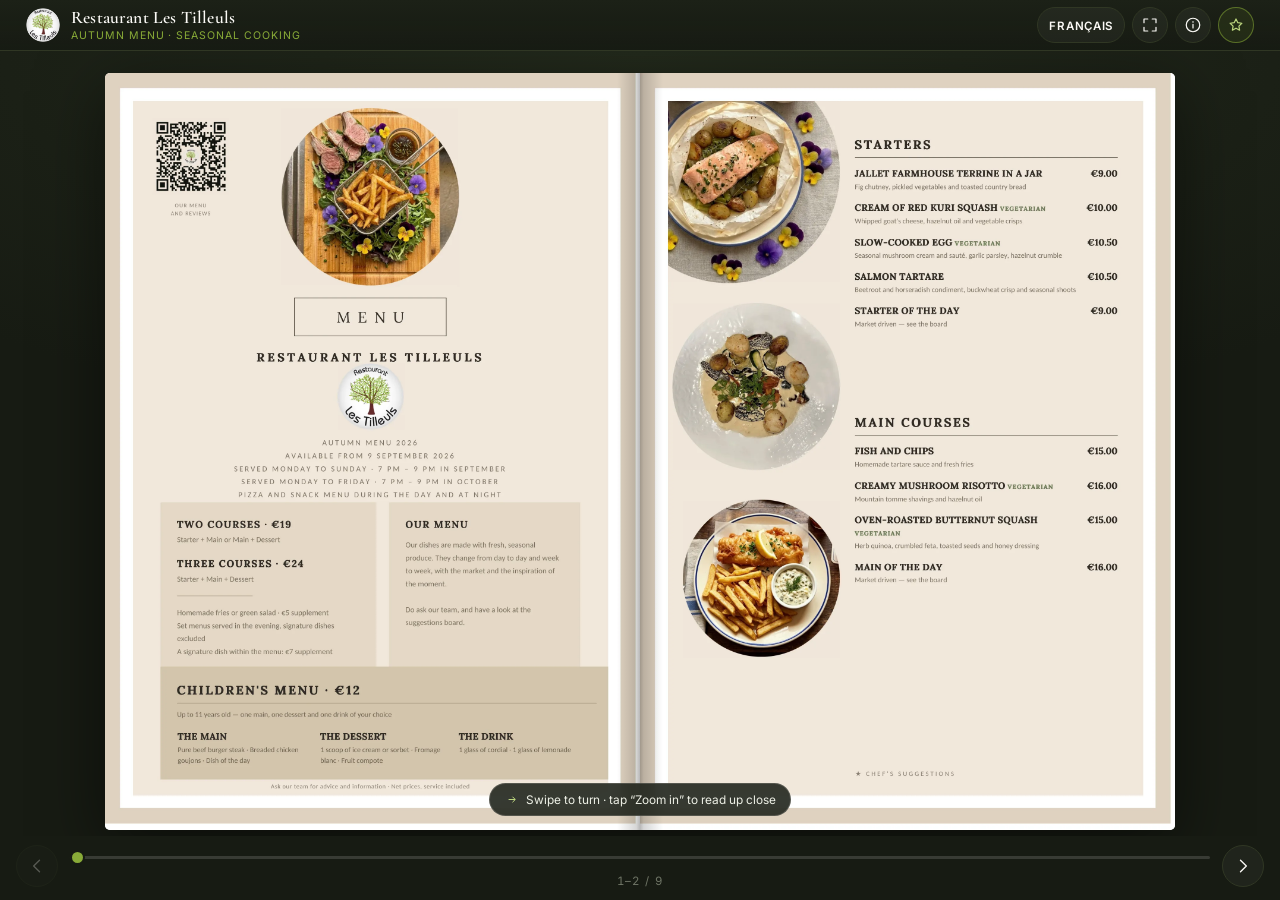
<file: index.html>
<!DOCTYPE html>
<html lang="fr">
<head>
  <meta charset="utf-8">
  <meta name="viewport" content="width=device-width, initial-scale=1, viewport-fit=cover, maximum-scale=5">
  <meta name="theme-color" content="#171b13">
  <meta name="description" content="Menu du restaurant et espace avis clients.">
  <title>Menu · Restaurant Les Tilleuls</title>

  <link rel="manifest" href="manifest.webmanifest">
  <link rel="icon" href="assets/img/favicon.svg" type="image/svg+xml">
  <link rel="apple-touch-icon" href="assets/img/icon-192.png">
  <meta name="apple-mobile-web-app-capable" content="yes">
  <meta name="apple-mobile-web-app-status-bar-style" content="black-translucent">

  <link rel="preconnect" href="https://fonts.googleapis.com">
  <link rel="preconnect" href="https://fonts.gstatic.com" crossorigin>
  <link rel="stylesheet"
        href="https://fonts.googleapis.com/css2?family=Cormorant+Garamond:wght@500;600;700&family=Inter:wght@400;500;600&display=swap">
  <link rel="stylesheet" href="assets/css/styles.css">
</head>
<body>

<!-- ================= EN-TÊTE ================= -->
<header class="topbar">
  <div class="brand">
    <span class="brand__mark" id="brandMark">LT</span>
    <span class="brand__text">
      <strong id="brandName">Restaurant Les Tilleuls</strong>
      <small id="brandTagline">Carte d'été</small>
    </span>
  </div>

  <div class="topbar__actions">
    <button class="icon-btn icon-btn--lang" id="langBtn" type="button"
            data-t="nav.langueTitre" data-t-attr="aria-label">
      <span id="langLabel" data-t="nav.langue">English</span>
    </button>
    <button class="icon-btn" id="fsBtn" type="button" aria-label="Plein écran"
            data-t="nav.pleinEcran" data-t-attr="aria-label" hidden>
      <svg viewBox="0 0 24 24" aria-hidden="true"><path d="M4 9V4h5M20 9V4h-5M4 15v5h5M20 15v5h-5"/></svg>
    </button>
    <button class="icon-btn" id="infoBtn" type="button" aria-label="Informations pratiques"
            data-t="nav.infos" data-t-attr="aria-label">
      <svg viewBox="0 0 24 24" aria-hidden="true"><circle cx="12" cy="12" r="9"/><path d="M12 11v5M12 7.6v.6"/></svg>
    </button>
    <button class="icon-btn icon-btn--accent" id="reviewBtn" type="button" aria-label="Laisser un avis"
            data-t="nav.avis" data-t-attr="aria-label">
      <svg viewBox="0 0 24 24" aria-hidden="true"><path d="M12 4l2.4 4.9 5.4.8-3.9 3.8.9 5.4-4.8-2.6-4.8 2.6.9-5.4-3.9-3.8 5.4-.8z"/></svg>
    </button>
  </div>
</header>

<!-- ================= MENU / FLIPBOOK ================= -->
<main class="app">
  <section class="menu-section" aria-label="Menu du restaurant">
    <div id="flipbook"></div>
    <p class="hint" id="swipeHint">
      <svg viewBox="0 0 24 24" aria-hidden="true"><path d="M8 12h9M14 8l4 4-4 4"/></svg>
      <span data-t="carte.indice">Glissez pour tourner · touchez «&nbsp;Agrandir&nbsp;» pour lire de près</span>
    </p>
  </section>
</main>

<!-- ================= MINUTEUR VISIBLE ================= -->
<button class="countdown" id="countdown" type="button" hidden>
  <span class="countdown__ring"><span class="countdown__fill" id="countdownFill"></span></span>
  <span class="countdown__text">
    <strong><span data-t="rappel.dans">Rappel dans</span> <span id="countdownTime">--:--</span></strong>
    <small data-t="rappel.toucher">Touchez pour donner votre avis maintenant</small>
  </span>
  <span class="countdown__close" id="countdownCancel" role="button" tabindex="0" aria-label="Annuler le rappel">✕</span>
</button>

<!-- ================= POP-UP D'ACCUEIL : RAPPEL ================= -->
<div class="overlay" id="overlay" hidden></div>

<div class="modal" id="reminderModal" role="dialog" aria-modal="true"
     aria-labelledby="reminderTitle" hidden>
  <div class="modal__inner">
    <span class="modal__grip" aria-hidden="true"></span>

    <div class="modal__icon" aria-hidden="true">
      <svg viewBox="0 0 24 24"><path d="M12 3a6 6 0 0 0-6 6c0 3.6-1.2 5-2 6h16c-.8-1-2-2.4-2-6a6 6 0 0 0-6-6zM10 19a2 2 0 0 0 4 0"/></svg>
    </div>

    <h2 id="reminderTitle" data-t="rappel.titre">Bon appétit&nbsp;!</h2>
    <p class="modal__text" data-t="rappel.texte">
      Souhaitez-vous qu'on vous propose de laisser un avis un peu plus tard,
      une fois votre repas terminé&nbsp;?
    </p>

    <fieldset class="delays" id="delays">
      <legend class="sr-only" data-t="rappel.choisir">Choisir un délai</legend>
      <!-- rempli par app.js -->
    </fieldset>

    <p class="modal__note" id="permNote" data-t="rappel.note" hidden>
      Nous vous enverrons une notification&nbsp;: gardez simplement cette page
      ouverte. Sans autorisation, un minuteur reste affiché dans l'application.
    </p>

    <div class="modal__actions">
      <button class="btn btn--primary" id="reminderConfirm" type="button" disabled>
        <span data-t="rappel.valider">Me rappeler dans</span> <span id="reminderConfirmDelay">15 min</span>
      </button>
      <button class="btn btn--ghost" id="reminderNow" type="button"
              data-t="rappel.maintenant">Donner mon avis tout de suite</button>
      <button class="btn btn--quiet" id="reminderSkip" type="button"
              data-t="rappel.non">Non merci</button>
    </div>
  </div>
</div>

<!-- ================= FORMULAIRE D'AVIS ================= -->
<section class="sheet" id="reviewSheet" role="dialog" aria-modal="true"
         aria-labelledby="reviewTitle" hidden>
  <div class="sheet__inner">
    <header class="sheet__head">
      <span class="modal__grip" aria-hidden="true"></span>
      <button class="sheet__close" id="reviewClose" type="button" aria-label="Fermer"
              data-t="avis.fermer" data-t-attr="aria-label">✕</button>
    </header>

    <!-- Étape 1 : le formulaire -->
    <div data-step="form">
      <h2 id="reviewTitle" data-t="avis.titre">Votre avis compte</h2>
      <p class="sheet__lead" data-t="avis.accroche">Comment s'est passé votre moment chez nous&nbsp;?</p>

      <form id="reviewForm" novalidate>
        <div class="stars" id="stars" role="radiogroup" aria-label="Note de 1 à 5 étoiles">
          <button class="star" type="button" data-value="1" role="radio" aria-checked="false" aria-label="1 étoile">
            <svg viewBox="0 0 24 24"><path d="M12 3.5l2.7 5.5 6 .9-4.35 4.2 1 6-5.35-2.8-5.35 2.8 1-6L3.3 9.9l6-.9z"/></svg>
          </button>
          <button class="star" type="button" data-value="2" role="radio" aria-checked="false" aria-label="2 étoiles">
            <svg viewBox="0 0 24 24"><path d="M12 3.5l2.7 5.5 6 .9-4.35 4.2 1 6-5.35-2.8-5.35 2.8 1-6L3.3 9.9l6-.9z"/></svg>
          </button>
          <button class="star" type="button" data-value="3" role="radio" aria-checked="false" aria-label="3 étoiles">
            <svg viewBox="0 0 24 24"><path d="M12 3.5l2.7 5.5 6 .9-4.35 4.2 1 6-5.35-2.8-5.35 2.8 1-6L3.3 9.9l6-.9z"/></svg>
          </button>
          <button class="star" type="button" data-value="4" role="radio" aria-checked="false" aria-label="4 étoiles">
            <svg viewBox="0 0 24 24"><path d="M12 3.5l2.7 5.5 6 .9-4.35 4.2 1 6-5.35-2.8-5.35 2.8 1-6L3.3 9.9l6-.9z"/></svg>
          </button>
          <button class="star" type="button" data-value="5" role="radio" aria-checked="false" aria-label="5 étoiles">
            <svg viewBox="0 0 24 24"><path d="M12 3.5l2.7 5.5 6 .9-4.35 4.2 1 6-5.35-2.8-5.35 2.8 1-6L3.3 9.9l6-.9z"/></svg>
          </button>
        </div>
        <p class="rating-label" id="ratingLabel" data-t="avis.noter">Touchez une étoile pour noter</p>
        <p class="route-hint" id="routeHint" hidden></p>

        <label class="field">
          <span class="field__label"><span data-t="avis.commentaire">Votre commentaire</span> <em data-t="avis.facultatif">(facultatif)</em></span>
          <textarea id="comment" rows="4" maxlength="1200"
                    placeholder="Le plat, l'accueil, l'ambiance… dites-nous tout."
                    data-t="avis.commentairePlaceholder" data-t-attr="placeholder"></textarea>
        </label>

        <div class="field">
          <span class="field__label"><span data-t="avis.photo">Une photo de votre plat&nbsp;?</span> <em data-t="avis.facultatif">(facultatif)</em></span>

          <div class="photo-buttons" id="photoButtons">
            <label class="photo-btn">
              <input type="file" id="photoCamera" accept="image/*" capture="environment" hidden>
              <svg viewBox="0 0 24 24" aria-hidden="true"><path d="M4 8h3l1.5-2h7L17 8h3v11H4z"/><circle cx="12" cy="13" r="3.2"/></svg>
              <span data-t="avis.photoAppareil">Prendre une photo</span>
            </label>
            <label class="photo-btn">
              <input type="file" id="photoGallery" accept="image/*" hidden>
              <svg viewBox="0 0 24 24" aria-hidden="true"><path d="M4 5h16v14H4z"/><path d="M4 16l4.5-4.5 3.5 3.5 3-3L20 16"/><circle cx="9" cy="9" r="1.4"/></svg>
              <span data-t="avis.photoGalerie">Depuis ma galerie</span>
            </label>
          </div>

          <div class="photo-preview" id="photoPreview" hidden>
            <img id="photoPreviewImg" alt="Aperçu de la photo jointe">
            <button class="photo-remove" id="photoRemove" type="button" aria-label="Retirer la photo"
                    data-t="avis.photoRetirer" data-t-attr="aria-label">✕</button>
          </div>
          <p class="field__error" id="photoError" role="alert"></p>
        </div>

        <details class="extra">
          <summary data-t="avis.complement">Informations complémentaires (facultatif)</summary>
          <label class="field">
            <span class="field__label" data-t="avis.table">Numéro de table</span>
            <input type="text" id="tableNo" inputmode="numeric" maxlength="10" placeholder="Ex. 12">
          </label>
          <label class="field">
            <span class="field__label" data-t="avis.contact">Pour être recontacté</span>
            <input type="text" id="contact" maxlength="120" placeholder="E-mail ou téléphone"
                   data-t="avis.contactPlaceholder" data-t-attr="placeholder">
          </label>
        </details>

        <button class="btn btn--primary btn--block" id="reviewSubmit" type="submit" disabled>
          <span data-t="avis.envoyer">Envoyer mon avis</span>
        </button>
        <p class="legal" data-t="avis.mentions">
          Vos informations restent chez le restaurant. Aucune donnée n'est
          revendue ni publiée sans votre action.
        </p>
      </form>
    </div>

    <!-- Étape 2a : note >= seuil → plateformes publiques -->
    <div data-step="public" hidden>
      <div class="result result--happy">
        <div class="result__icon" aria-hidden="true">
          <svg viewBox="0 0 24 24"><path d="M12 3.5l2.7 5.5 6 .9-4.35 4.2 1 6-5.35-2.8-5.35 2.8 1-6L3.3 9.9l6-.9z"/></svg>
        </div>
        <h2 data-t="avis.merci">Merci beaucoup&nbsp;!</h2>
        <p class="sheet__lead" data-t="avis.merciTexte">
          Votre retour nous fait très plaisir. Partagez-le en public&nbsp;: c'est
          ce qui aide le plus une maison comme la nôtre.
        </p>
      </div>

      <div class="platforms" id="platforms"></div>

      <div class="copy-row" id="copyRow" hidden>
        <button class="btn btn--ghost btn--block" id="copyBtn" type="button"
                data-t="avis.copier">Copier mon commentaire</button>
        <small data-t="avis.collerAilleurs">Vous n'aurez plus qu'à le coller sur la plateforme choisie.</small>
      </div>
      <p class="legal" id="publicPhotoHint" data-t="avis.photoNonTransmise" hidden>
        Pensez à joindre votre photo directement sur la plateforme, elle
        n'est pas transférée automatiquement.
      </p>

      <button class="btn btn--quiet btn--block" data-close-sheet type="button"
              data-t="avis.plusTard">Plus tard</button>
    </div>

    <!-- Étape 2b : note < seuil → conservation interne -->
    <div data-step="prive" hidden>
      <div class="result result--care">
        <div class="result__icon" aria-hidden="true">
          <svg viewBox="0 0 24 24"><path d="M20 12a8 8 0 1 1-3.2-6.4"/><path d="M9 12l2.2 2.2L20 6"/></svg>
        </div>
        <h2 data-t="avis.merciFranchise">Merci de votre franchise</h2>
        <p class="sheet__lead" data-t="avis.priveTexte">
          Votre message vient d'être transmis <strong>directement au gérant</strong>,
          en privé. Il n'est publié nulle part.
        </p>
        <p class="sheet__lead" data-t="avis.priveSuite">
          C'est exactement ce genre de retour qui nous permet de corriger le tir.
          Nous en sommes sincèrement désolés et nous espérons vous revoir.
        </p>
      </div>
      <button class="btn btn--primary btn--block" data-close-sheet type="button"
              data-t="avis.fermer">Fermer</button>
    </div>
  </div>
</section>

<!-- ================= INFOS PRATIQUES ================= -->
<section class="sheet" id="infoSheet" role="dialog" aria-modal="true" aria-labelledby="infoTitle" hidden>
  <div class="sheet__inner">
    <header class="sheet__head">
      <span class="modal__grip" aria-hidden="true"></span>
      <button class="sheet__close" data-close-sheet type="button" aria-label="Fermer"
              data-t="avis.fermer" data-t-attr="aria-label">✕</button>
    </header>
    <h2 id="infoTitle" data-t="infos.titre">Informations pratiques</h2>
    <ul class="info-list" id="infoList"></ul>
    <button class="btn btn--quiet btn--block" data-close-sheet type="button"
            data-t="avis.fermer">Fermer</button>
  </div>
</section>

<!-- ================= LE MOMENT DESSERT ================= -->
<section class="sheet" id="dessertSheet" role="dialog" aria-modal="true"
         aria-labelledby="dessertTitle" hidden>
  <div class="sheet__inner">
    <header class="sheet__head">
      <span class="modal__grip" aria-hidden="true"></span>
      <button class="sheet__close" data-close-sheet type="button" aria-label="Fermer"
              data-t="avis.fermer" data-t-attr="aria-label">✕</button>
    </header>

    <div class="dessert-photos" id="dessertFigure" hidden></div>

    <h2 id="dessertTitle">Encore un peu de place&nbsp;?</h2>
    <p class="sheet__lead" id="dessertLead"></p>

    <ul class="dessert-list" id="dessertList"></ul>

    <button class="btn btn--primary btn--block" id="dessertOpen" type="button">
      <span data-t="dessert.voir">Voir les desserts</span>
    </button>
    <button class="btn btn--quiet btn--block" id="dessertLater" type="button">
      <span data-t="dessert.plusTard">Une autre fois</span>
    </button>
  </div>
</section>

<div class="toast" id="toast" role="status" aria-live="polite" hidden></div>

<script src="assets/js/i18n.js"></script>
<script src="assets/js/config.js"></script>
<script src="assets/js/contenu.js"></script>
<script src="assets/js/serveur.js"></script>
<script src="assets/js/db.js"></script>
<script src="assets/js/flipbook.js"></script>
<script src="assets/js/reminder.js"></script>
<script src="assets/js/desserts.js"></script>
<script src="assets/js/review.js"></script>
<script src="assets/js/app.js"></script>
</body>
</html>
</file>
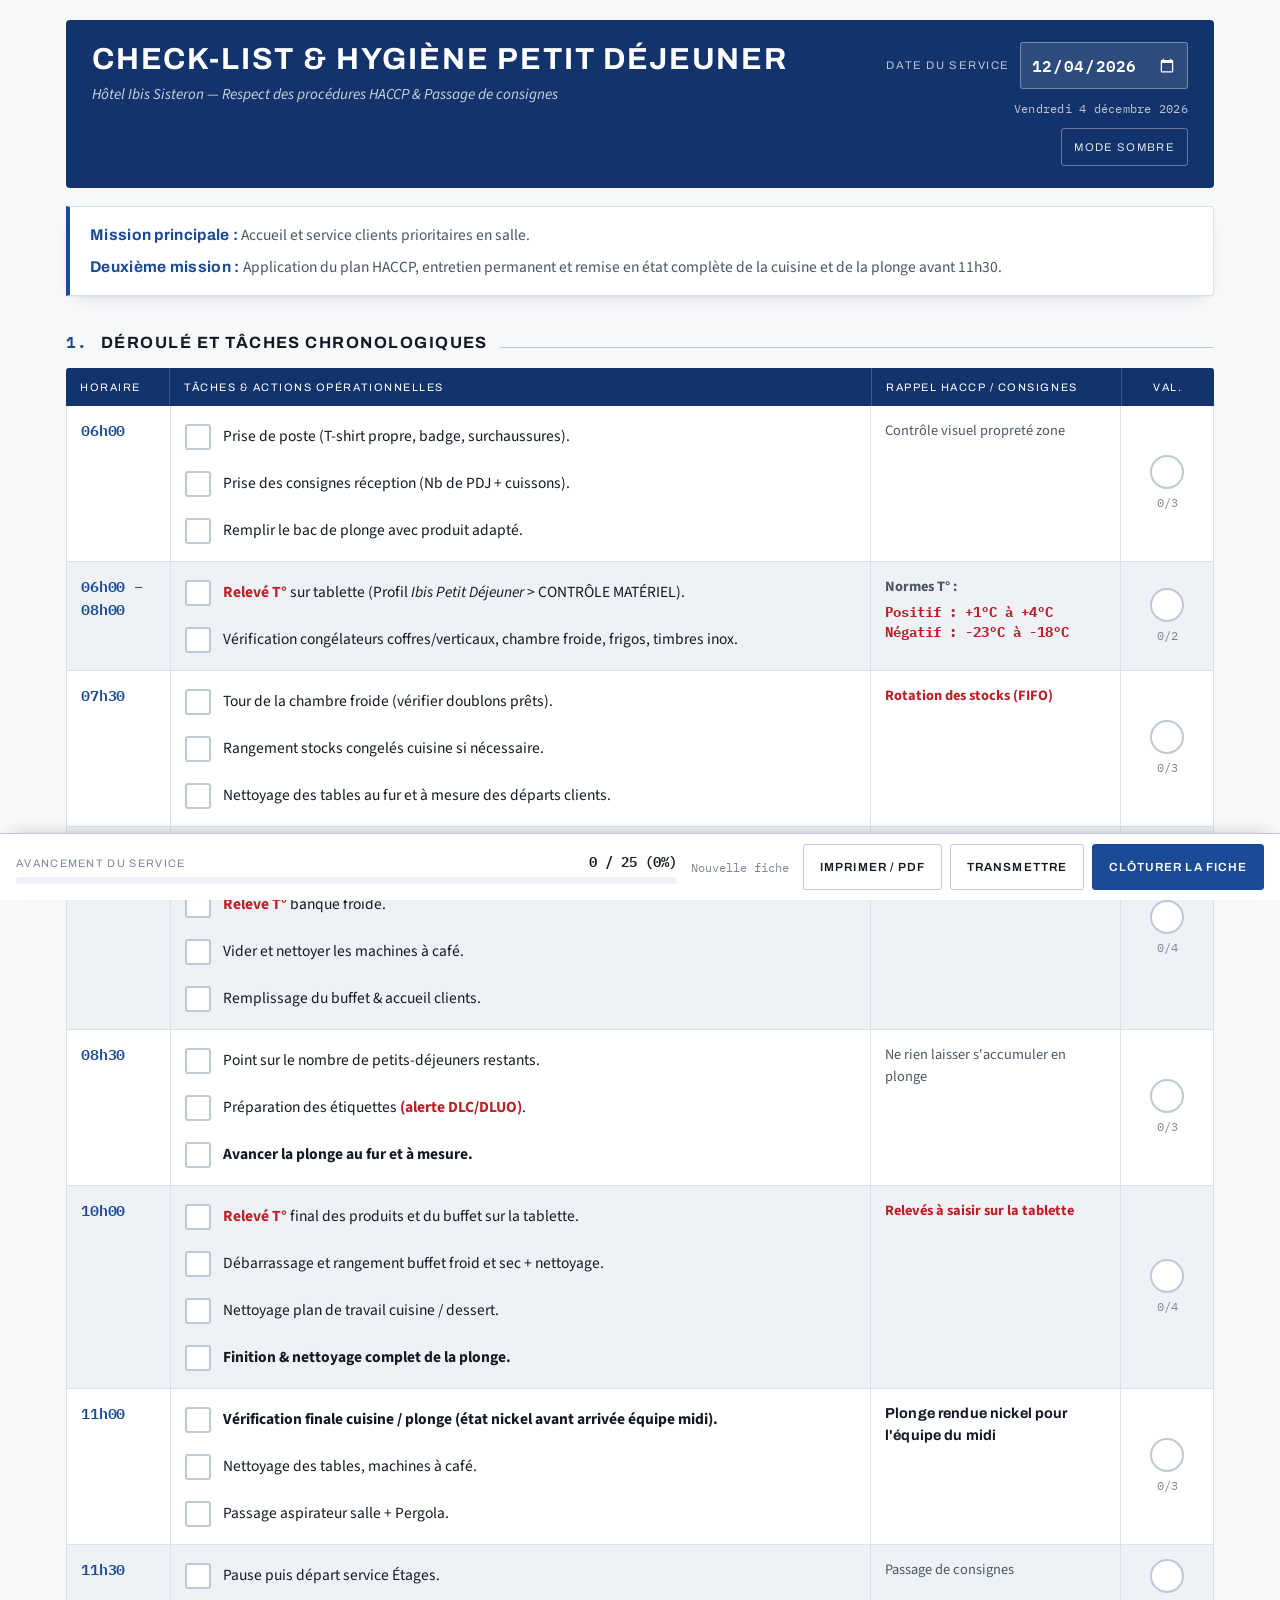
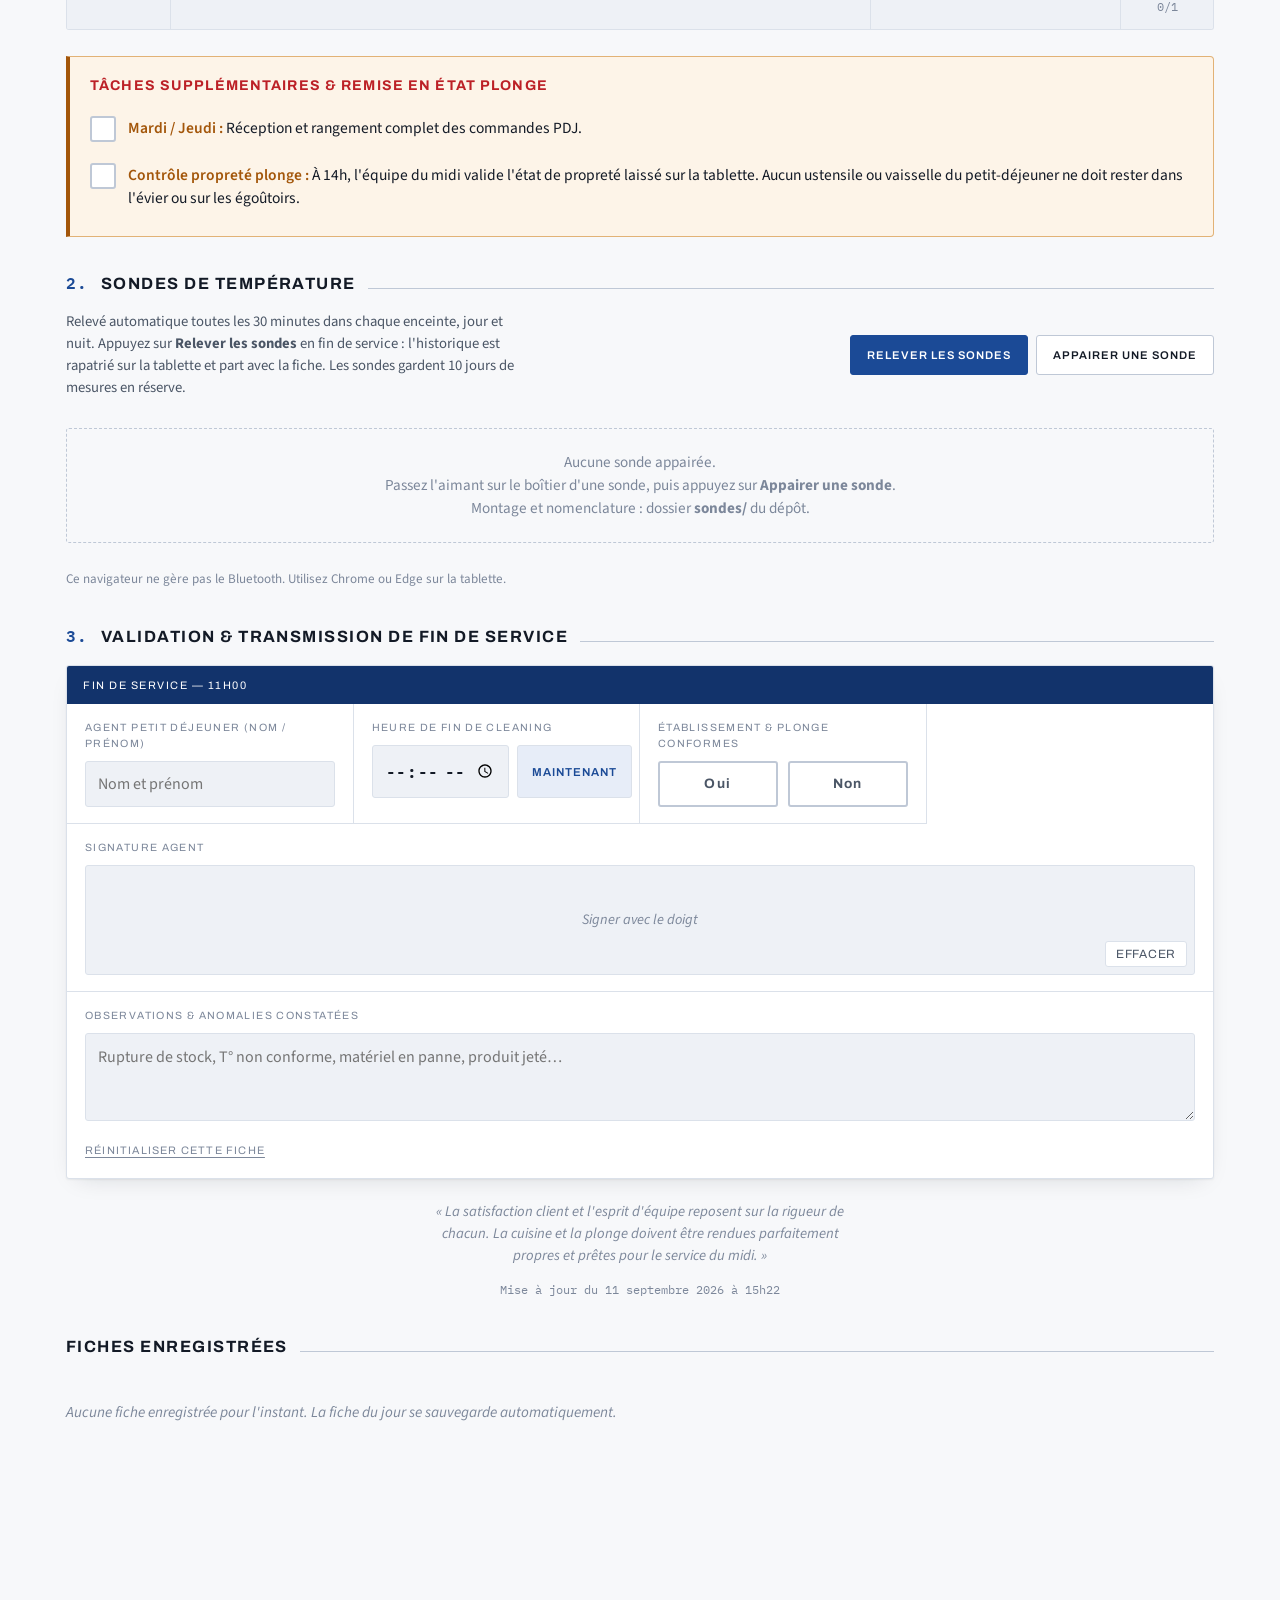
<file: docs/index.html>
<!doctype html>
<html lang="fr">
<head>
<meta charset="utf-8">
<meta name="viewport" content="width=device-width, initial-scale=1, viewport-fit=cover">
<link rel="manifest" href="manifest.webmanifest">
<meta name="theme-color" content="#12336B">
<meta name="mobile-web-app-capable" content="yes">
<meta name="apple-mobile-web-app-capable" content="yes">
<meta name="apple-mobile-web-app-status-bar-style" content="black-translucent">
<meta name="apple-mobile-web-app-title" content="Check-list PDJ">
<link rel="apple-touch-icon" href="icone-192.png">
<link rel="icon" href="icone-192.png">
<title>Check-list Petit Déjeuner Ibis Sisteron</title>
<link rel="preconnect" href="https://fonts.googleapis.com">
<link rel="preconnect" href="https://fonts.gstatic.com" crossorigin>
<!-- Polices chargées sans bloquer l'affichage : sans réseau, la fiche
     s'affiche tout de suite avec les polices du système. -->
<link rel="stylesheet" media="print" onload="this.media='all';this.onload=null"
      href="https://fonts.googleapis.com/css2?family=Archivo:wght@500;600;700&family=IBM+Plex+Mono:wght@500;600&family=Source+Sans+3:ital,wght@0,400;0,600;0,700;1,400&display=swap">
<noscript><link rel="stylesheet" href="https://fonts.googleapis.com/css2?family=Archivo:wght@500;600;700&family=IBM+Plex+Mono:wght@500;600&family=Source+Sans+3:ital,wght@0,400;0,600;0,700;1,400&display=swap"></noscript>
<style>
:root{
  --paper:#F7F8FA;
  --surface:#FFFFFF;
  --sunken:#EEF1F6;
  --ink:#131A26;
  --ink-2:#4B5666;
  --ink-3:#7C879A;
  --line:#DBE1EA;
  --line-strong:#BFC8D6;
  --navy:#12336B;
  --navy-2:#1B4A96;
  --navy-soft:#E7EDF8;
  --on-navy:#FFFFFF;
  --red:#BC2026;
  --red-soft:#FBECEC;
  --amber:#A3560A;
  --amber-soft:#FDF4E8;
  --amber-line:#E2B276;
  --green:#0F6B49;
  --green-soft:#E4F2EC;
  --shadow:0 1px 2px rgba(19,26,38,.06), 0 8px 24px -12px rgba(19,26,38,.18);
  --focus:#1B4A96;
  color-scheme:light;
}
@media (prefers-color-scheme: dark){
  :root:not([data-theme="light"]){
    --paper:#0E131C;
    --surface:#161D29;
    --sunken:#1D2634;
    --ink:#E8ECF3;
    --ink-2:#A7B2C2;
    --ink-3:#7A869A;
    --line:#2A3547;
    --line-strong:#3B4859;
    --navy:#22375E;
    --navy-2:#8AAFEA;
    --navy-soft:#1B2740;
    --on-navy:#EEF3FC;
    --red:#F2807F;
    --red-soft:#2E1B1E;
    --amber:#E3A860;
    --amber-soft:#251E14;
    --amber-line:#5C452A;
    --green:#63C5A0;
    --green-soft:#12281F;
    --shadow:0 1px 2px rgba(0,0,0,.4), 0 8px 24px -12px rgba(0,0,0,.6);
    --focus:#8AAFEA;
    color-scheme:dark;
  }
}
:root[data-theme="dark"]{
  --paper:#0E131C;
  --surface:#161D29;
  --sunken:#1D2634;
  --ink:#E8ECF3;
  --ink-2:#A7B2C2;
  --ink-3:#7A869A;
  --line:#2A3547;
  --line-strong:#3B4859;
  --navy:#22375E;
  --navy-2:#8AAFEA;
  --navy-soft:#1B2740;
  --on-navy:#EEF3FC;
  --red:#F2807F;
  --red-soft:#2E1B1E;
  --amber:#E3A860;
  --amber-soft:#251E14;
  --amber-line:#5C452A;
  --green:#63C5A0;
  --green-soft:#12281F;
  --shadow:0 1px 2px rgba(0,0,0,.4), 0 8px 24px -12px rgba(0,0,0,.6);
  --focus:#8AAFEA;
  color-scheme:dark;
}

*{box-sizing:border-box}
body{
  margin:0;
  background:var(--paper);
  color:var(--ink);
  font-family:"Source Sans 3","Segoe UI",Helvetica,Arial,sans-serif;
  font-size:16px;
  line-height:1.5;
  -webkit-text-size-adjust:100%;
  padding-bottom:124px;
}
h1,h2,h3{font-family:Archivo,"Segoe UI",Helvetica,Arial,sans-serif;margin:0;text-wrap:balance}
.mono{font-family:"IBM Plex Mono",ui-monospace,SFMono-Regular,Menlo,monospace;font-variant-numeric:tabular-nums}

.sheet{max-width:1180px;margin:0 auto;padding:20px 16px 40px}

/* ---------- En-tête ---------- */
.masthead{
  background:var(--navy);
  color:var(--on-navy);
  border-radius:4px;
  padding:22px 26px;
  display:flex;
  flex-wrap:wrap;
  gap:18px 28px;
  align-items:flex-start;
  justify-content:space-between;
}
.masthead h1{
  font-size:clamp(1.3rem,3.4vw,1.9rem);
  font-weight:700;
  letter-spacing:.06em;
  text-transform:uppercase;
  line-height:1.15;
}
.masthead .sub{
  font-style:italic;
  color:rgba(255,255,255,.78);
  font-size:.95rem;
  margin-top:6px;
}
.masthead-side{display:flex;flex-direction:column;gap:10px;align-items:flex-end}
.datefield{display:flex;align-items:center;gap:10px}
.datehuman{
  font-family:"IBM Plex Mono",monospace;font-size:.78rem;
  color:rgba(255,255,255,.72);text-align:right;letter-spacing:.02em;
}
.datefield label{
  font-family:Archivo,sans-serif;font-size:.7rem;letter-spacing:.14em;
  text-transform:uppercase;color:rgba(255,255,255,.7)
}
input[type="date"].date-input{
  font-family:"IBM Plex Mono",monospace;font-size:1rem;font-weight:600;
  background:rgba(255,255,255,.12);color:var(--on-navy);
  border:1px solid rgba(255,255,255,.35);border-radius:3px;
  padding:8px 10px;min-height:44px;
}
:root[data-theme="dark"] input[type="date"].date-input,
.date-input{color-scheme:dark}
.themebtn{
  background:transparent;border:1px solid rgba(255,255,255,.35);color:rgba(255,255,255,.85);
  border-radius:3px;padding:7px 12px;min-height:38px;cursor:pointer;
  font-family:Archivo,sans-serif;font-size:.7rem;letter-spacing:.12em;text-transform:uppercase;
}
.themebtn:hover{background:rgba(255,255,255,.12)}

/* ---------- Bandeau d'avertissement ---------- */
.notice{
  margin-top:14px;background:var(--amber-soft);border:1px solid var(--amber-line);
  border-left:4px solid var(--amber);border-radius:0 4px 4px 0;padding:14px 18px;
  display:flex;gap:14px;align-items:flex-start;
}
.notice b{display:block;color:var(--amber);font-family:Archivo,sans-serif;
  font-size:.78rem;letter-spacing:.08em;text-transform:uppercase;margin-bottom:5px}
.notice p{margin:0;font-size:.94rem;color:var(--ink-2)}
.notice .dismiss{
  margin-left:auto;flex:0 0 auto;background:transparent;border:0;cursor:pointer;
  color:var(--ink-3);font-size:1.4rem;line-height:1;padding:0 4px;
}
.notice .dismiss:hover{color:var(--ink)}
.notice[hidden]{display:none}
.notice ol{margin:9px 0 0;padding-left:20px;display:grid;gap:5px;font-size:.94rem;color:var(--ink-2)}
.notice code{
  font-family:"IBM Plex Mono",monospace;font-size:.88rem;
  background:var(--surface);border:1px solid var(--amber-line);border-radius:3px;
  padding:2px 6px;display:inline-block;word-break:break-all;
}

/* ---------- Missions ---------- */
.missions{
  border-left:4px solid var(--navy-2);
  background:var(--surface);
  border:1px solid var(--line);
  border-left:4px solid var(--navy-2);
  border-radius:0 4px 4px 0;
  padding:16px 20px;
  margin-top:18px;
  display:grid;
  gap:8px;
  box-shadow:var(--shadow);
}
.missions p{margin:0;color:var(--ink-2);font-size:.97rem}
.missions strong{color:var(--navy-2);font-family:Archivo,sans-serif;font-weight:700;letter-spacing:.02em}

/* ---------- Titres de section ---------- */
.section-title{
  display:flex;align-items:baseline;gap:12px;
  margin:34px 0 12px;
  font-size:1.02rem;font-weight:700;letter-spacing:.09em;text-transform:uppercase;
  color:var(--ink);
}
.section-title .num{
  font-family:"IBM Plex Mono",monospace;color:var(--navy-2);font-weight:600;
}
.section-title .rule{flex:1;height:1px;background:var(--line-strong)}

/* ---------- Tableau chronologique ---------- */
.tablehead{
  display:grid;
  grid-template-columns:104px minmax(0,1fr) 250px 92px;
  background:var(--navy);
  color:var(--on-navy);
  border-radius:3px 3px 0 0;
  font-family:Archivo,sans-serif;font-size:.68rem;letter-spacing:.14em;text-transform:uppercase;
}
.tablehead > div{padding:11px 14px;border-right:1px solid rgba(255,255,255,.18)}
.tablehead > div:last-child{border-right:0;text-align:center}

.slots{border:1px solid var(--line);border-top:0;border-radius:0 0 3px 3px;overflow:hidden;background:var(--surface)}
.slot{
  display:grid;
  grid-template-columns:104px minmax(0,1fr) 250px 92px;
  border-bottom:1px solid var(--line);
}
.slot:last-child{border-bottom:0}
.slot:nth-child(even){background:var(--sunken)}
.slot > div{padding:14px;border-right:1px solid var(--line)}
.slot > div:last-child{border-right:0}

.slot-time{
  font-family:"IBM Plex Mono",monospace;font-weight:600;font-size:.95rem;
  color:var(--navy-2);letter-spacing:-.01em;
}
.tasklist{display:flex;flex-direction:column;gap:2px;margin:-6px -8px}

.task{
  display:flex;gap:12px;align-items:flex-start;
  padding:9px 8px;border-radius:4px;cursor:pointer;
  min-height:44px;
  -webkit-tap-highlight-color:transparent;
}
.task:hover{background:var(--navy-soft)}
.task input{
  appearance:none;-webkit-appearance:none;
  flex:0 0 auto;width:26px;height:26px;margin:1px 0 0;
  border:2px solid var(--line-strong);border-radius:3px;
  background:var(--surface);cursor:pointer;position:relative;
  transition:background .12s ease, border-color .12s ease;
}
.task input:checked{background:var(--navy-2);border-color:var(--navy-2)}
.task input:checked::after{
  content:"";position:absolute;left:8px;top:3px;width:6px;height:12px;
  border:solid var(--surface);border-width:0 2.5px 2.5px 0;transform:rotate(43deg);
}
:root[data-theme="dark"] .task input:checked::after{border-color:#0E131C}
@media (prefers-color-scheme: dark){:root:not([data-theme="light"]) .task input:checked::after{border-color:#0E131C}}
.task input:focus-visible{outline:3px solid var(--focus);outline-offset:2px}
.task span{font-size:.97rem;line-height:1.45;padding-top:2px}
.task input:checked + span{color:var(--ink-3);text-decoration:line-through;text-decoration-color:var(--line-strong)}
.task.key span{font-weight:700}

.haccp{font-size:.9rem;color:var(--ink-2)}
.haccp .norm{display:block;font-family:"IBM Plex Mono",monospace;font-size:.85rem;margin-top:4px;color:var(--ink)}
.haccp.alert{color:var(--red);font-weight:700;font-family:Archivo,sans-serif;font-size:.88rem;letter-spacing:.02em}
/* Rouge gras : réservé à ce qui peut rendre un client malade. */
.critique{color:var(--red);font-weight:700}
.haccp .norm.critique{color:var(--red)}
/* Une tâche faite cesse d'alerter. */
.task input:checked + span .critique{color:var(--ink-3)}
.haccp.strong{color:var(--ink);font-weight:700;font-family:Archivo,sans-serif;font-size:.9rem;letter-spacing:.01em}

.val{display:flex;flex-direction:column;align-items:center;justify-content:center;gap:5px}
.val .mark{
  width:34px;height:34px;border-radius:50%;
  border:2px solid var(--line-strong);background:var(--surface);
  display:flex;align-items:center;justify-content:center;
  color:transparent;font-size:1rem;font-weight:700;
  transition:all .16s ease;
}
.val.done .mark{background:var(--green);border-color:var(--green);color:#fff}
:root[data-theme="dark"] .val.done .mark{color:#0E131C}
@media (prefers-color-scheme: dark){:root:not([data-theme="light"]) .val.done .mark{color:#0E131C}}
.val .count{font-family:"IBM Plex Mono",monospace;font-size:.72rem;color:var(--ink-3)}
.val.done .count{color:var(--green);font-weight:600}

/* ---------- Encadré tâches supplémentaires ---------- */
.extra{
  margin-top:26px;
  background:var(--amber-soft);
  border:1px solid var(--amber-line);
  border-left:4px solid var(--amber);
  border-radius:0 4px 4px 0;
  padding:18px 20px;
}
.extra h3{
  color:var(--red);font-size:.88rem;font-weight:700;letter-spacing:.08em;text-transform:uppercase;
  margin-bottom:10px;
}
.extra .tasklist{margin:0 -8px}
.extra .task:hover{background:rgba(163,86,10,.09)}
.extra .task span b{font-weight:700}
.extra .task span em{font-style:normal;color:var(--amber);font-weight:600}

/* ---------- Validation ---------- */
.validation{
  margin-top:16px;background:var(--surface);border:1px solid var(--line);border-radius:3px;
  box-shadow:var(--shadow);overflow:hidden;
}
.validation .vhead{
  background:var(--navy);color:var(--on-navy);padding:11px 16px;
  font-family:Archivo,sans-serif;font-size:.68rem;letter-spacing:.14em;text-transform:uppercase;
}
.vgrid{display:grid;grid-template-columns:repeat(auto-fit,minmax(230px,1fr));gap:0}
.vcell{padding:16px 18px;border-right:1px solid var(--line);border-bottom:1px solid var(--line)}
.vcell:last-child{border-right:0}
.vcell.sig{grid-column:1/-1;border-right:0}
.vcell > label,.flabel{
  display:block;font-family:Archivo,sans-serif;font-size:.66rem;letter-spacing:.13em;
  text-transform:uppercase;color:var(--ink-3);margin-bottom:9px;
}
.vcell input[type="text"],.vcell input[type="time"],textarea{
  width:100%;font-family:inherit;font-size:1rem;color:var(--ink);
  background:var(--sunken);border:1px solid var(--line);border-radius:3px;
  padding:11px 12px;min-height:46px;
}
.vcell input[type="time"]{font-family:"IBM Plex Mono",monospace;font-weight:600}
input:focus-visible,textarea:focus-visible,button:focus-visible,select:focus-visible{
  outline:3px solid var(--focus);outline-offset:2px
}
.timerow{display:flex;gap:8px}
.nowbtn{
  flex:0 0 auto;background:var(--navy-soft);color:var(--navy-2);border:1px solid var(--line);
  border-radius:3px;padding:0 14px;min-height:46px;cursor:pointer;
  font-family:Archivo,sans-serif;font-size:.72rem;letter-spacing:.08em;text-transform:uppercase;font-weight:600;
}
.nowbtn:hover{background:var(--navy);color:var(--on-navy);border-color:var(--navy)}

.segmented{display:flex;gap:10px}
.seg{
  flex:1;position:relative;
}
.seg input{position:absolute;opacity:0;width:0;height:0}
.seg span{
  display:flex;align-items:center;justify-content:center;
  min-height:46px;border:2px solid var(--line-strong);border-radius:3px;
  font-family:Archivo,sans-serif;font-weight:700;letter-spacing:.1em;font-size:.85rem;
  color:var(--ink-2);cursor:pointer;background:var(--surface);
}
.seg input:checked + span{color:#fff}
.seg.oui input:checked + span{background:var(--green);border-color:var(--green)}
.seg.non input:checked + span{background:var(--red);border-color:var(--red)}
:root[data-theme="dark"] .seg input:checked + span{color:#0E131C}
@media (prefers-color-scheme: dark){:root:not([data-theme="light"]) .seg input:checked + span{color:#0E131C}}
.seg input:focus-visible + span{outline:3px solid var(--focus);outline-offset:2px}

.sigwrap{position:relative}
.sigpad{
  width:100%;height:110px;background:var(--sunken);
  border:1px solid var(--line);border-radius:3px;
  touch-action:none;cursor:crosshair;display:block;
}
.sighint{
  position:absolute;inset:0;display:flex;align-items:center;justify-content:center;
  pointer-events:none;color:var(--ink-3);font-size:.9rem;font-style:italic;
}
.sigwrap.signed .sighint{display:none}
.clearsig{
  position:absolute;right:8px;bottom:8px;background:var(--surface);border:1px solid var(--line);
  border-radius:3px;padding:5px 10px;font-size:.75rem;color:var(--ink-2);cursor:pointer;
  font-family:Archivo,sans-serif;letter-spacing:.06em;text-transform:uppercase;
}
.clearsig:hover{color:var(--red);border-color:var(--red)}

.notes{padding:16px 18px}
.notes textarea{min-height:88px;resize:vertical;line-height:1.5}

.quote{
  margin:22px 0 0;text-align:center;font-style:italic;color:var(--ink-3);
  font-size:.92rem;max-width:62ch;margin-inline:auto;
}
.version{
  margin:14px 0 0;text-align:center;
  font-family:"IBM Plex Mono",monospace;font-size:.75rem;color:var(--ink-3);
}

/* ---------- Sondes de température ---------- */
.probes{margin-top:14px}
.probes-bar{
  display:flex;flex-wrap:wrap;gap:12px 20px;align-items:center;justify-content:space-between;
  margin-bottom:14px;
}
.probes-intro{margin:0;font-size:.92rem;color:var(--ink-2);max-width:64ch}
.probes-actions{display:flex;gap:8px;flex-wrap:wrap}
.probes-actions button.btn{min-height:40px;font-size:.7rem}
.pbanner{
  display:flex;gap:12px;align-items:flex-start;
  background:var(--red-soft);border:1px solid var(--red);border-left-width:4px;border-radius:3px;
  padding:12px 16px;margin-bottom:14px;font-size:.92rem;color:var(--red);font-weight:600;
}
.pbanner ul{margin:6px 0 0;padding-left:20px;font-weight:400;color:var(--ink)}
.pbanner.avert{background:var(--amber-soft);border-color:var(--amber-line);color:var(--amber)}
.pgrid{display:grid;gap:12px;grid-template-columns:repeat(auto-fit,minmax(288px,1fr))}
.pcard{
  background:var(--surface);border:1px solid var(--line);border-radius:3px;
  padding:14px 16px 11px;display:flex;flex-direction:column;gap:10px;
}
.pcard.ko{border-color:var(--red);background:var(--red-soft)}
/* Sur fond d'alerte, la pastille a la même couleur que la carte : on lui rend
   le fond de la page pour qu'elle reste lisible comme une pastille. */
.pcard.ko .pill.ko{background:var(--surface)}
.pcard.muet{border-style:dashed}
.phead{display:flex;gap:10px;align-items:flex-start;justify-content:space-between}
.pnom{font-family:Archivo,sans-serif;font-weight:600;font-size:1rem;line-height:1.25}
.pnom span{
  display:block;font-family:"IBM Plex Mono",monospace;font-size:.68rem;font-weight:500;
  letter-spacing:.06em;color:var(--ink-3);margin-top:3px;text-transform:uppercase;
}
.pnow{display:flex;align-items:baseline;gap:10px;flex-wrap:wrap}
.ptemp{
  font-family:"IBM Plex Mono",monospace;font-weight:600;font-size:2.05rem;
  line-height:1;letter-spacing:-.02em;
}
.ptemp.ko{color:var(--red)}
.ptemp.vide{color:var(--ink-3);font-size:1.05rem;font-weight:500}
.page{font-family:"IBM Plex Mono",monospace;font-size:.78rem;color:var(--ink-3)}
.pstats{display:flex;gap:16px;flex-wrap:wrap;font-family:"IBM Plex Mono",monospace;font-size:.76rem;color:var(--ink-3)}
.pstats b{font-weight:600;color:var(--ink)}
.pstats .ko{color:var(--red)}
.pspark{display:block;width:100%;height:48px}
.pbatt{display:flex;align-items:center;gap:9px;font-family:"IBM Plex Mono",monospace;font-size:.76rem;color:var(--ink-2)}
.pjauge{flex:1;min-width:56px;height:6px;background:var(--sunken);border-radius:3px;overflow:hidden}
.pjauge i{display:block;height:100%;background:var(--green)}
.pjauge i.bas{background:var(--amber)}
.pjauge i.vide{background:var(--red)}
.pfoot{display:flex;gap:14px;flex-wrap:wrap;border-top:1px solid var(--line);padding-top:9px}
.plink{
  font:inherit;font-size:.78rem;background:none;border:0;padding:0;cursor:pointer;
  color:var(--navy-2);text-decoration:underline;text-underline-offset:3px;
}
.plink.danger{color:var(--red)}
.pempty{
  border:1px dashed var(--line-strong);border-radius:3px;padding:22px 20px;
  color:var(--ink-3);font-size:.95rem;text-align:center;
}
.pnote{margin:12px 0 0;font-size:.82rem;color:var(--ink-3)}

/* ---------- Historique ---------- */
.history{margin-top:36px}
.hlist{display:grid;gap:8px;margin-top:12px}
.hempty{color:var(--ink-3);font-style:italic;font-size:.95rem;padding:14px 0}
.hrow{
  display:flex;flex-wrap:wrap;gap:10px 16px;align-items:center;
  background:var(--surface);border:1px solid var(--line);border-radius:3px;
  padding:12px 16px;cursor:pointer;text-align:left;width:100%;font:inherit;color:inherit;
}
.hrow:hover{border-color:var(--navy-2);background:var(--navy-soft)}
.hrow .hdate{font-family:"IBM Plex Mono",monospace;font-weight:600;color:var(--navy-2);min-width:110px}
.hrow .hagent{flex:1;min-width:120px}
.hrow .hstat{font-family:"IBM Plex Mono",monospace;font-size:.85rem;color:var(--ink-3)}
.pill{
  font-family:Archivo,sans-serif;font-size:.66rem;letter-spacing:.1em;text-transform:uppercase;
  font-weight:700;padding:4px 9px;border-radius:2px;
}
.pill.ok{background:var(--green-soft);color:var(--green)}
.pill.ko{background:var(--red-soft);color:var(--red)}
.pill.wip{background:var(--sunken);color:var(--ink-3)}

/* ---------- Barre d'actions ---------- */
.actionbar{
  position:fixed;left:0;right:0;bottom:0;z-index:40;
  background:var(--surface);border-top:1px solid var(--line-strong);
  padding:10px 16px calc(10px + env(safe-area-inset-bottom));
  display:flex;gap:14px;align-items:center;flex-wrap:wrap;
  box-shadow:0 -6px 20px -14px rgba(0,0,0,.5);
}
.progress{flex:1;min-width:200px}
.progress .ptop{display:flex;justify-content:space-between;align-items:baseline;gap:12px;margin-bottom:6px}
.progress .plabel{font-family:Archivo,sans-serif;font-size:.68rem;letter-spacing:.12em;text-transform:uppercase;color:var(--ink-3)}
.progress .pcount{font-family:"IBM Plex Mono",monospace;font-weight:600;font-size:.9rem}
.bar{height:7px;background:var(--sunken);border-radius:4px;overflow:hidden}
.bar i{display:block;height:100%;width:0;background:var(--navy-2);transition:width .25s ease}
.bar i.full{background:var(--green)}
.actions{display:flex;gap:8px;flex-wrap:wrap}
button.btn{
  font-family:Archivo,sans-serif;font-size:.74rem;letter-spacing:.09em;text-transform:uppercase;font-weight:600;
  border-radius:3px;padding:0 16px;min-height:46px;cursor:pointer;
  border:1px solid var(--line-strong);background:var(--surface);color:var(--ink);
}
button.btn:hover{border-color:var(--navy-2);color:var(--navy-2)}
button.btn.primary{background:var(--navy-2);border-color:var(--navy-2);color:#fff}
button.btn.primary:hover{filter:brightness(1.1);color:#fff}
:root[data-theme="dark"] button.btn.primary{color:#0E131C}
@media (prefers-color-scheme: dark){:root:not([data-theme="light"]) button.btn.primary{color:#0E131C}}
.saved{font-family:"IBM Plex Mono",monospace;font-size:.78rem;color:var(--ink-3);white-space:nowrap}

/* ---------- Dialogue export ---------- */
dialog{
  border:1px solid var(--line-strong);border-radius:4px;background:var(--surface);color:var(--ink);
  max-width:min(720px,94vw);width:100%;padding:0;box-shadow:0 24px 60px -20px rgba(0,0,0,.5);
}
dialog::backdrop{background:rgba(10,15,24,.55)}
.dlg-head{background:var(--navy);color:var(--on-navy);padding:14px 20px;display:flex;justify-content:space-between;align-items:center;gap:14px}
.dlg-head h3{font-size:.9rem;letter-spacing:.1em;text-transform:uppercase}
.dlg-body{padding:20px;display:grid;gap:16px;max-height:min(74vh,720px);overflow-y:auto}
.field{display:grid;gap:8px}
.field input[type="text"]{
  width:100%;font-family:inherit;font-size:1rem;color:var(--ink);
  background:var(--sunken);border:1px solid var(--line);border-radius:3px;
  padding:11px 12px;min-height:46px;
}
.scopes{display:grid;gap:8px}
.scope{display:flex;gap:12px;align-items:flex-start;cursor:pointer;
  border:1px solid var(--line);border-radius:3px;padding:12px 14px;background:var(--surface)}
.scope:hover{border-color:var(--navy-2)}
.scope input{
  appearance:none;-webkit-appearance:none;flex:0 0 auto;
  width:22px;height:22px;margin:2px 0 0;border:2px solid var(--line-strong);border-radius:50%;
  background:var(--surface);position:relative;cursor:pointer;
}
.scope input:checked{border-color:var(--navy-2)}
.scope input:checked::after{
  content:"";position:absolute;inset:3px;border-radius:50%;background:var(--navy-2);
}
.scope input:focus-visible{outline:3px solid var(--focus);outline-offset:2px}
.scope:has(input:checked){border-color:var(--navy-2);background:var(--navy-soft)}
.scope b{display:block;font-size:.97rem;font-weight:700}
.scope i{display:block;font-style:normal;font-size:.87rem;color:var(--ink-2);margin-top:2px}
.resetlink{
  background:none;border:0;padding:6px 0;margin-top:10px;cursor:pointer;
  font-family:Archivo,sans-serif;font-size:.68rem;letter-spacing:.11em;text-transform:uppercase;
  color:var(--ink-3);text-decoration:underline;text-underline-offset:3px;
}
.resetlink:hover{color:var(--red)}
.dlg-body p{margin:0;color:var(--ink-2);font-size:.94rem}
.dlg-body textarea{width:100%;min-height:180px;font-family:"IBM Plex Mono",monospace;font-size:.8rem;resize:vertical}
.dlg-actions{display:flex;gap:8px;flex-wrap:wrap}
.closex{background:transparent;border:0;color:rgba(255,255,255,.8);font-size:1.5rem;line-height:1;cursor:pointer;padding:0 4px}
.closex:hover{color:#fff}

.toast{
  position:fixed;left:50%;transform:translateX(-50%);bottom:110px;z-index:60;
  background:var(--navy);color:var(--on-navy);padding:12px 20px;border-radius:3px;
  font-size:.92rem;box-shadow:var(--shadow);opacity:0;pointer-events:none;
  transition:opacity .2s ease, transform .2s ease;max-width:90vw;text-align:center;
}
.toast.show{opacity:1;transform:translateX(-50%) translateY(-6px)}

/* ---------- Tablette / mobile ---------- */
@media (max-width:960px){
  body{padding-bottom:172px}
  .tablehead{display:none}
  .slots{border-radius:3px;border-top:1px solid var(--line)}
  .slot{grid-template-columns:1fr;gap:0}
  .slot > div{border-right:0;border-bottom:1px dashed var(--line)}
  .slot > div:last-child{border-bottom:0}
  .slot-time{
    display:flex;align-items:center;justify-content:space-between;
    background:var(--navy-soft);font-size:1.05rem;padding:12px 14px;
  }
  .slot-time::after{content:attr(data-count);font-size:.75rem;color:var(--ink-3);font-weight:500}
  .val{flex-direction:row;gap:10px;justify-content:flex-start}
  .val::before{
    content:"Validation";font-family:Archivo,sans-serif;font-size:.66rem;letter-spacing:.13em;
    text-transform:uppercase;color:var(--ink-3);margin-right:auto;
  }
  .haccp::before{
    content:"Rappel HACCP";display:block;font-family:Archivo,sans-serif;font-size:.62rem;
    letter-spacing:.13em;text-transform:uppercase;color:var(--ink-3);margin-bottom:5px;
  }
  .masthead{flex-direction:column}
  .masthead-side{align-items:stretch;width:100%}
  .datefield{justify-content:space-between}
}
@media (prefers-reduced-motion: reduce){
  *{transition:none !important;animation:none !important}
}

/* ---------- Impression ---------- */
@media print{
  body{background:#fff;color:#000;padding:0;font-size:11pt}
  .actionbar,.themebtn,.nowbtn,.clearsig,.history,.toast,dialog{display:none !important}
  .probes-actions,.pfoot{display:none !important}
  .pcard{break-inside:avoid;border:1px solid #BFC8D6}
  .sheet{max-width:none;padding:0}
  .masthead{background:#12336B !important;-webkit-print-color-adjust:exact;print-color-adjust:exact}
  .slot,.extra,.validation,.missions{break-inside:avoid}
  .tablehead{-webkit-print-color-adjust:exact;print-color-adjust:exact}
  .task input{-webkit-print-color-adjust:exact;print-color-adjust:exact}
  .critique,.haccp.alert{color:#BC2026 !important;-webkit-print-color-adjust:exact;print-color-adjust:exact}
}
</style>
</head>
<body>
<div class="sheet">

  <header class="masthead">
    <div>
      <h1>Check-list &amp; Hygiène Petit Déjeuner</h1>
      <div class="sub">Hôtel Ibis Sisteron — Respect des procédures HACCP &amp; Passage de consignes</div>
    </div>
    <div class="masthead-side">
      <div class="datefield">
        <label for="fiche-date">Date du service</label>
        <input type="date" id="fiche-date" class="date-input">
      </div>
      <div class="datehuman" id="date-human"></div>
      <button type="button" class="themebtn" id="theme-toggle">Mode sombre</button>
    </div>
  </header>

<section class="notice" id="static-warning">
    <div>
      <b>Cette fenêtre n'exécute pas le script</b>
      <p>La fiche est lisible et imprimable ici, mais <b>rien ne peut être coché durablement,
      signé ni enregistré</b> : c'est le cas des aperçus de pièces jointes. Pour vous en servir
      réellement, ouvrez-la dans Chrome :</p>
      <ol>
        <li><b>Enregistrez</b> ce fichier (et non « ouvrir ») : il arrive dans les Téléchargements.</li>
        <li>Ouvrez <b>Chrome</b>, puis tapez cette adresse dans la barre du haut :
            <br><code>file:///sdcard/Download/</code></li>
        <li>Dans la liste qui s'affiche, tapez sur <code>checklist-petit-dejeuner.html</code>.</li>
        <li>Menu <b>⋮ → Ajouter à l'écran d'accueil</b>, pour la lancer comme une application.</li>
      </ol>
    </div>
  </section>
  <script>(function(){var e=document.getElementById("static-warning");if(e&&e.parentNode)e.parentNode.removeChild(e);})();</script>

  <section class="notice" id="notice" hidden>
    <div>
      <b id="notice-title">Aperçu</b>
      <p id="notice-text"></p>
    </div>
    <button type="button" class="dismiss" id="notice-close" aria-label="Masquer">&times;</button>
  </section>

  <section class="missions">
    <p><strong>Mission principale :</strong> Accueil et service clients prioritaires en salle.</p>
    <p><strong>Deuxième mission :</strong> Application du plan HACCP, entretien permanent et remise en état complète de la cuisine et de la plonge avant 11h30.</p>
  </section>

  <h2 class="section-title"><span class="num">1.</span> Déroulé et tâches chronologiques <span class="rule"></span></h2>

  <div class="tablehead" aria-hidden="true">
    <div>Horaire</div>
    <div>Tâches &amp; actions opérationnelles</div>
    <div>Rappel HACCP / Consignes</div>
    <div>Val.</div>
  </div>
  <div class="slots" id="slots">
    <div class="slot">
      <div class="slot-time" data-slot="0" data-count="0/3">06h00</div>
      <div>
        <div class="tasklist">
          <label class="task"><input type="checkbox" id="t0-0" data-id="t0-0"><span>Prise de poste (T-shirt propre, badge, surchaussures).</span></label>
          <label class="task"><input type="checkbox" id="t0-1" data-id="t0-1"><span>Prise des consignes réception (Nb de PDJ + cuissons).</span></label>
          <label class="task"><input type="checkbox" id="t0-2" data-id="t0-2"><span>Remplir le bac de plonge avec produit adapté.</span></label></div></div>
      <div class="haccp">Contrôle visuel propreté zone</div>
      <div class="val" data-val="0"><span class="mark">✓</span><span class="count">0/3</span></div></div>
    <div class="slot">
      <div class="slot-time" data-slot="1" data-count="0/2">06h00 – 08h00</div>
      <div>
        <div class="tasklist">
          <label class="task"><input type="checkbox" id="t1-0" data-id="t1-0"><span><b class='critique'>Relevé T°</b> sur tablette (Profil <i>Ibis Petit Déjeuner</i> &gt; CONTRÔLE MATÉRIEL).</span></label>
          <label class="task"><input type="checkbox" id="t1-1" data-id="t1-1"><span>Vérification congélateurs coffres/verticaux, chambre froide, frigos, timbres inox.</span></label></div></div>
      <div class="haccp"><b>Normes T° :</b><span class="norm critique">Positif : +1°C à +4°C<br>Négatif : -23°C à -18°C</span></div>
      <div class="val" data-val="1"><span class="mark">✓</span><span class="count">0/2</span></div></div>
    <div class="slot">
      <div class="slot-time" data-slot="2" data-count="0/3">07h30</div>
      <div>
        <div class="tasklist">
          <label class="task"><input type="checkbox" id="t2-0" data-id="t2-0"><span>Tour de la chambre froide (vérifier doublons prêts).</span></label>
          <label class="task"><input type="checkbox" id="t2-1" data-id="t2-1"><span>Rangement stocks congelés cuisine si nécessaire.</span></label>
          <label class="task"><input type="checkbox" id="t2-2" data-id="t2-2"><span>Nettoyage des tables au fur et à mesure des départs clients.</span></label></div></div>
      <div class="haccp"><b class='critique'>Rotation des stocks (FIFO)</b></div>
      <div class="val" data-val="2"><span class="mark">✓</span><span class="count">0/3</span></div></div>
    <div class="slot">
      <div class="slot-time" data-slot="3" data-count="0/4">08h00</div>
      <div>
        <div class="tasklist">
          <label class="task key"><input type="checkbox" id="t3-0" data-id="t3-0"><span><b class='critique'>Relevé T°</b> buffet sur tablette : <b>Fromage blanc &amp; Jambon blanc.</b></span></label>
          <label class="task"><input type="checkbox" id="t3-1" data-id="t3-1"><span><b class='critique'>Relevé T°</b> banque froide.</span></label>
          <label class="task"><input type="checkbox" id="t3-2" data-id="t3-2"><span>Vider et nettoyer les machines à café.</span></label>
          <label class="task"><input type="checkbox" id="t3-3" data-id="t3-3"><span>Remplissage du buffet &amp; accueil clients.</span></label></div></div>
      <div class="haccp alert">Si T° produit &gt; 10°C :<br>Jeter et remplacer !</div>
      <div class="val" data-val="3"><span class="mark">✓</span><span class="count">0/4</span></div></div>
    <div class="slot">
      <div class="slot-time" data-slot="4" data-count="0/3">08h30</div>
      <div>
        <div class="tasklist">
          <label class="task"><input type="checkbox" id="t4-0" data-id="t4-0"><span>Point sur le nombre de petits-déjeuners restants.</span></label>
          <label class="task"><input type="checkbox" id="t4-1" data-id="t4-1"><span>Préparation des étiquettes <b class='critique'>(alerte DLC/DLUO)</b>.</span></label>
          <label class="task key"><input type="checkbox" id="t4-2" data-id="t4-2"><span>Avancer la plonge au fur et à mesure.</span></label></div></div>
      <div class="haccp">Ne rien laisser s'accumuler en plonge</div>
      <div class="val" data-val="4"><span class="mark">✓</span><span class="count">0/3</span></div></div>
    <div class="slot">
      <div class="slot-time" data-slot="5" data-count="0/4">10h00</div>
      <div>
        <div class="tasklist">
          <label class="task"><input type="checkbox" id="t5-0" data-id="t5-0"><span><b class='critique'>Relevé T°</b> final des produits et du buffet sur la tablette.</span></label>
          <label class="task"><input type="checkbox" id="t5-1" data-id="t5-1"><span>Débarrassage et rangement buffet froid et sec + nettoyage.</span></label>
          <label class="task"><input type="checkbox" id="t5-2" data-id="t5-2"><span>Nettoyage plan de travail cuisine / dessert.</span></label>
          <label class="task key"><input type="checkbox" id="t5-3" data-id="t5-3"><span>Finition &amp; nettoyage complet de la plonge.</span></label></div></div>
      <div class="haccp"><b class='critique'>Relevés à saisir sur la tablette</b></div>
      <div class="val" data-val="5"><span class="mark">✓</span><span class="count">0/4</span></div></div>
    <div class="slot">
      <div class="slot-time" data-slot="6" data-count="0/3">11h00</div>
      <div>
        <div class="tasklist">
          <label class="task key"><input type="checkbox" id="t6-0" data-id="t6-0"><span>Vérification finale cuisine / plonge (état nickel avant arrivée équipe midi).</span></label>
          <label class="task"><input type="checkbox" id="t6-1" data-id="t6-1"><span>Nettoyage des tables, machines à café.</span></label>
          <label class="task"><input type="checkbox" id="t6-2" data-id="t6-2"><span>Passage aspirateur salle + Pergola.</span></label></div></div>
      <div class="haccp strong">Plonge rendue nickel pour l'équipe du midi</div>
      <div class="val" data-val="6"><span class="mark">✓</span><span class="count">0/3</span></div></div>
    <div class="slot">
      <div class="slot-time" data-slot="7" data-count="0/1">11h30</div>
      <div>
        <div class="tasklist">
          <label class="task"><input type="checkbox" id="t7-0" data-id="t7-0"><span>Pause puis départ service Étages.</span></label></div></div>
      <div class="haccp">Passage de consignes</div>
      <div class="val" data-val="7"><span class="mark">✓</span><span class="count">0/1</span></div></div>
  </div>

  <section class="extra">
    <h3>Tâches supplémentaires &amp; remise en état plonge</h3>
    <div class="tasklist" id="extra-tasks">
      <label class="task"><input type="checkbox" id="x0" data-id="x0"><span><em>Mardi / Jeudi :</em> Réception et rangement complet des commandes PDJ.</span></label>
      <label class="task"><input type="checkbox" id="x1" data-id="x1"><span><em>Contrôle propreté plonge :</em> À 14h, l'équipe du midi valide l'état de propreté laissé sur la tablette. Aucun ustensile ou vaisselle du petit-déjeuner ne doit rester dans l'évier ou sur les égoûtoirs.</span></label>
    </div>
  </section>

  <h2 class="section-title"><span class="num">2.</span> Sondes de température <span class="rule"></span></h2>

  <section class="probes">
    <div class="probes-bar">
      <p class="probes-intro">Relevé automatique toutes les 30 minutes dans chaque enceinte, jour et nuit.
        Appuyez sur <b>Relever les sondes</b> en fin de service : l'historique est rapatrié sur la tablette
        et part avec la fiche. Les sondes gardent 10 jours de mesures en réserve.</p>
      <div class="probes-actions">
        <button type="button" class="btn primary" id="probe-sync">Relever les sondes</button>
        <button type="button" class="btn" id="probe-add">Appairer une sonde</button>
      </div>
    </div>
    <div id="probe-banner"></div>
    <div class="pgrid" id="probe-grid"></div>
    <p class="pnote" id="probe-note"></p>
  </section>

  <h2 class="section-title"><span class="num">3.</span> Validation &amp; transmission de fin de service <span class="rule"></span></h2>

  <section class="validation">
    <div class="vhead">Fin de service — 11h00</div>
    <div class="vgrid">
      <div class="vcell">
        <label for="agent">Agent petit déjeuner (nom / prénom)</label>
        <input type="text" id="agent" autocomplete="name" placeholder="Nom et prénom">
      </div>
      <div class="vcell">
        <label for="endtime">Heure de fin de cleaning</label>
        <div class="timerow">
          <input type="time" id="endtime">
          <button type="button" class="nowbtn" id="now-btn">Maintenant</button>
        </div>
      </div>
      <div class="vcell">
        <span class="flabel">Établissement &amp; plonge conformes</span>
        <div class="segmented">
          <label class="seg oui"><input type="radio" name="conforme" value="OUI"><span>Oui</span></label>
          <label class="seg non"><input type="radio" name="conforme" value="NON"><span>Non</span></label>
        </div>
      </div>
      <div class="vcell sig">
        <span class="flabel">Signature agent</span>
        <div class="sigwrap" id="sigwrap">
          <canvas class="sigpad" id="sigpad"></canvas>
          <div class="sighint">Signer avec le doigt</div>
          <button type="button" class="clearsig" id="clear-sig">Effacer</button>
        </div>
      </div>
    </div>
    <div class="notes">
      <label class="flabel" for="notes">Observations &amp; anomalies constatées</label>
      <textarea id="notes" placeholder="Rupture de stock, T° non conforme, matériel en panne, produit jeté…"></textarea>
      <button type="button" class="resetlink" id="reset-btn">Réinitialiser cette fiche</button>
    </div>
  </section>

  <p class="quote">« La satisfaction client et l'esprit d'équipe reposent sur la rigueur de chacun. La cuisine et la plonge doivent être rendues parfaitement propres et prêtes pour le service du midi. »</p>

  <p class="version"><!--MAJ-->Mise à jour du 11 septembre 2026 à 15h22</p>

  <section class="history">
    <h2 class="section-title">Fiches enregistrées <span class="rule"></span></h2>
    <div class="hlist" id="hlist"></div>
  </section>

</div>

<div class="actionbar">
  <div class="progress">
    <div class="ptop">
      <span class="plabel">Avancement du service</span>
      <span class="pcount" id="pcount">0 / 0</span>
    </div>
    <div class="bar"><i id="pbar"></i></div>
  </div>
  <span class="saved" id="saved-at">—</span>
  <div class="actions">
    <button type="button" class="btn" id="print-btn">Imprimer / PDF</button>
    <button type="button" class="btn" id="export-btn">Transmettre</button>
    <button type="button" class="btn primary" id="close-btn">Clôturer la fiche</button>
  </div>
</div>

<dialog id="export-dlg">
  <div class="dlg-head">
    <h3>Transmettre la fiche</h3>
    <button type="button" class="closex" id="dlg-close" aria-label="Fermer">&times;</button>
  </div>
  <div class="dlg-body">
    <div class="field">
      <label class="flabel" for="recipients">Destinataires (séparés par une virgule)</label>
      <input type="text" id="recipients" inputmode="email" autocomplete="off"
             placeholder="direction@hotel.fr, gouvernante@hotel.fr">
    </div>
    <div class="field">
      <span class="flabel">Contenu à transmettre</span>
      <div class="scopes">
        <label class="scope">
          <input type="radio" name="scope" value="jour" checked>
          <span><b>Récapitulatif du jour</b><i>Texte lisible : avancement, tâches non validées, anomalies, émargement.</i></span>
        </label>
        <label class="scope">
          <input type="radio" name="scope" value="csv">
          <span><b>Historique complet (CSV)</b><i>Tableau Excel : une ligne par jour, une colonne par tâche.</i></span>
        </label>
        <label class="scope">
          <input type="radio" name="scope" value="json">
          <span><b>Sauvegarde complète (JSON)</b><i>Toutes les données, pour archivage ou changement de tablette.</i></span>
        </label>
      </div>
    </div>
    <div class="dlg-actions">
      <button type="button" class="btn primary" id="share-btn" hidden>Partager…</button>
      <button type="button" class="btn" id="send-mail">Envoyer par e-mail</button>
      <button type="button" class="btn" id="dl-file">Enregistrer le fichier</button>
      <button type="button" class="btn" id="copy-file">Copier</button>
    </div>
    <p id="dlg-note"></p>
    <textarea id="dlg-out" readonly spellcheck="false"></textarea>
  </div>
</dialog>

<div class="toast" id="toast" role="status" aria-live="polite"></div>

<script>
(function(){
  "use strict";

  /* ============ Contenu de la fiche ============ */
  var SLOTS = [
    { time:"06h00", tasks:[
        "Prise de poste (T-shirt propre, badge, surchaussures).",
        "Prise des consignes réception (Nb de PDJ + cuissons).",
        "Remplir le bac de plonge avec produit adapté."
      ],
      haccp:{ html:"Contrôle visuel propreté zone" } },

    { time:"06h00 – 08h00", tasks:[
        "<b class='critique'>Relevé T°</b> sur tablette (Profil <i>Ibis Petit Déjeuner</i> &gt; CONTRÔLE MATÉRIEL).",
        "Vérification congélateurs coffres/verticaux, chambre froide, frigos, timbres inox."
      ],
      haccp:{ html:"<b>Normes T° :</b><span class=\"norm critique\">Positif : +1°C à +4°C<br>Négatif : -23°C à -18°C</span>" } },

    { time:"07h30", tasks:[
        "Tour de la chambre froide (vérifier doublons prêts).",
        "Rangement stocks congelés cuisine si nécessaire.",
        "Nettoyage des tables au fur et à mesure des départs clients."
      ],
      haccp:{ html:"<b class='critique'>Rotation des stocks (FIFO)</b>" } },

    { time:"08h00", tasks:[
        { html:"<b class='critique'>Relevé T°</b> buffet sur tablette : <b>Fromage blanc &amp; Jambon blanc.</b>", key:true },
        "<b class='critique'>Relevé T°</b> banque froide.",
        "Vider et nettoyer les machines à café.",
        "Remplissage du buffet &amp; accueil clients."
      ],
      haccp:{ html:"Si T° produit &gt; 10°C :<br>Jeter et remplacer !", cls:"alert" } },

    { time:"08h30", tasks:[
        "Point sur le nombre de petits-déjeuners restants.",
        "Préparation des étiquettes <b class='critique'>(alerte DLC/DLUO)</b>.",
        { html:"Avancer la plonge au fur et à mesure.", key:true }
      ],
      haccp:{ html:"Ne rien laisser s'accumuler en plonge" } },

    { time:"10h00", tasks:[
        "<b class='critique'>Relevé T°</b> final des produits et du buffet sur la tablette.",
        "Débarrassage et rangement buffet froid et sec + nettoyage.",
        "Nettoyage plan de travail cuisine / dessert.",
        { html:"Finition &amp; nettoyage complet de la plonge.", key:true }
      ],
      haccp:{ html:"<b class='critique'>Relevés à saisir sur la tablette</b>" } },

    { time:"11h00", tasks:[
        { html:"Vérification finale cuisine / plonge (état nickel avant arrivée équipe midi).", key:true },
        "Nettoyage des tables, machines à café.",
        "Passage aspirateur salle + Pergola."
      ],
      haccp:{ html:"Plonge rendue nickel pour l'équipe du midi", cls:"strong" } },

    { time:"11h30", tasks:[
        "Pause puis départ service Étages."
      ],
      haccp:{ html:"Passage de consignes" } }
  ];

  var EXTRA = [
    { html:"<em>Mardi / Jeudi :</em> Réception et rangement complet des commandes PDJ." },
    { html:"<em>Contrôle propreté plonge :</em> À 14h, l'équipe du midi valide l'état de propreté laissé sur la tablette. Aucun ustensile ou vaisselle du petit-déjeuner ne doit rester dans l'évier ou sur les égoûtoirs." }
  ];

  /* ============ Stockage ============ */
  var NS = "ibis-pdj-v2";
  var store = {
    get:function(k,d){ try{ var v=localStorage.getItem(NS+":"+k); return v==null?d:JSON.parse(v); }catch(e){ return d; } },
    set:function(k,v){ try{ localStorage.setItem(NS+":"+k, JSON.stringify(v)); return true; }catch(e){ return false; } },
    del:function(k){ try{ localStorage.removeItem(NS+":"+k); }catch(e){} },
    keys:function(){ try{ return store.get("index",[]); }catch(e){ return []; } }
  };

  function todayISO(){
    var d=new Date(), p=function(n){return (n<10?"0":"")+n;};
    return d.getFullYear()+"-"+p(d.getMonth()+1)+"-"+p(d.getDate());
  }
  var JOURS=["dimanche","lundi","mardi","mercredi","jeudi","vendredi","samedi"];
  var MOIS=["janvier","février","mars","avril","mai","juin","juillet","août","septembre","octobre","novembre","décembre"];
  function longDate(iso){
    var p=(iso||"").split("-");
    if(p.length!==3) return "";
    var d=new Date(+p[0], +p[1]-1, +p[2]);
    if(isNaN(d.getTime())) return "";
    var s=JOURS[d.getDay()]+" "+(+p[2])+" "+MOIS[+p[1]-1]+" "+p[0];
    return s.charAt(0).toUpperCase()+s.slice(1);
  }
  function frDate(iso){
    if(!iso) return "";
    var p=iso.split("-");
    if(p.length!==3) return iso;
    return p[2]+"/"+p[1]+"/"+p[0];
  }

  var TOTAL = 0;
  SLOTS.forEach(function(s){ TOTAL += s.tasks.length; });
  TOTAL += EXTRA.length;

  function blankState(date){
    return { date:date, checks:{}, agent:"", endTime:"", conforme:"", notes:"", signature:"", closed:false, closedAt:"" };
  }

  var state = null;
  var els = {};

  /* ============ Rendu ============ */
  function normalize(t){ return typeof t === "string" ? { html:t } : t; }

  /* Les lignes de la check-list sont écrites en dur dans la page : elles
     restent lisibles et imprimables même si le script ne s'exécute pas.
     On ne fait ici que brancher le pointage. */
  function bind(){
    document.querySelectorAll(".task input").forEach(function(input){
      var id = input.getAttribute("data-id");
      input.addEventListener("change", function(){
        state.checks[id] = input.checked;
        refresh();
        persist();
      });
    });
  }

  /* ============ Synchronisation UI ============ */
  function refresh(){
    var done = 0;
    SLOTS.forEach(function(slot, si){
      var n = slot.tasks.length, k = 0;
      for(var ti=0; ti<n; ti++){ if(state.checks["t"+si+"-"+ti]) k++; }
      done += k;
      var val = document.querySelector('[data-val="'+si+'"]');
      if(val){
        val.classList.toggle("done", k===n);
        val.querySelector(".count").textContent = k+"/"+n;
      }
      var time = document.querySelector('[data-slot="'+si+'"]');
      if(time) time.setAttribute("data-count", k+"/"+n);
    });
    EXTRA.forEach(function(_, i){ if(state.checks["x"+i]) done++; });

    var pct = TOTAL ? Math.round(done/TOTAL*100) : 0;
    els.pcount.textContent = done + " / " + TOTAL + "  (" + pct + "%)";
    els.pbar.style.width = pct + "%";
    els.pbar.classList.toggle("full", done===TOTAL);
    return done;
  }

  function applyState(){
    els.date.value = state.date;
    els.dateHuman.textContent = longDate(state.date);
    els.agent.value = state.agent || "";
    els.endtime.value = state.endTime || "";
    els.notes.value = state.notes || "";
    var radios = document.getElementsByName("conforme");
    for(var i=0;i<radios.length;i++){ radios[i].checked = (radios[i].value === state.conforme); }
    document.querySelectorAll('.task input').forEach(function(inp){
      inp.checked = !!state.checks[inp.getAttribute("data-id")];
    });
    loadSignature();
    refresh();
    /* Les cartes de sondes montrent le bilan de la date affichée : elles
       suivent donc le changement de fiche. */
    sondesRendu();
  }

  /* ============ Persistance ============ */
  var saveTimer = null;
  function persist(){
    clearTimeout(saveTimer);
    saveTimer = setTimeout(function(){
      var ok = store.set("fiche:"+state.date, state);
      var idx = store.get("index", []);
      if(idx.indexOf(state.date) === -1){ idx.push(state.date); idx.sort(); store.set("index", idx); }
      var d = new Date(), p=function(n){return (n<10?"0":"")+n;};
      els.savedAt.textContent = ok ? ("Enregistré à " + p(d.getHours()) + ":" + p(d.getMinutes())) : "Sauvegarde indisponible";
      renderHistory();
    }, 350);
  }

  function loadDate(date){
    state = store.get("fiche:"+date, null) || blankState(date);
    state.date = date;
    applyState();
    els.savedAt.textContent = state.closed
      ? "Fiche clôturée"
      : (store.get("fiche:"+date, null) ? "Fiche chargée" : "Nouvelle fiche");
  }

  /* ============ Signature ============ */
  var ctx, drawing=false, hasInk=false;
  function setupSignature(){
    var cv = els.sigpad;
    function size(){
      var r = cv.getBoundingClientRect();
      var dpr = window.devicePixelRatio || 1;
      var data = hasInk ? cv.toDataURL() : null;
      cv.width = Math.max(1, Math.round(r.width*dpr));
      cv.height = Math.max(1, Math.round(r.height*dpr));
      ctx = cv.getContext("2d");
      ctx.scale(dpr, dpr);
      ctx.lineWidth = 2.2; ctx.lineCap="round"; ctx.lineJoin="round";
      ctx.strokeStyle = getComputedStyle(document.body).color;
      if(data){ var img=new Image(); img.onload=function(){ ctx.drawImage(img,0,0,r.width,r.height); }; img.src=data; }
    }
    size();
    var ro = window.ResizeObserver ? new ResizeObserver(size) : null;
    if(ro) ro.observe(cv); else window.addEventListener("resize", size);

    function pos(e){ var r=cv.getBoundingClientRect(); return { x:e.clientX-r.left, y:e.clientY-r.top }; }
    /* Certaines WebView n'honorent pas touch-action : on bloque le défilement
       explicitement pendant le tracé. */
    cv.addEventListener("touchstart", function(e){ e.preventDefault(); }, { passive:false });
    cv.addEventListener("touchmove",  function(e){ e.preventDefault(); }, { passive:false });

    cv.addEventListener("pointerdown", function(e){
      e.preventDefault();
      try{ cv.setPointerCapture(e.pointerId); }catch(err){}
      drawing=true; hasInk=true;
      els.sigwrap.classList.add("signed");
      var p=pos(e); ctx.beginPath(); ctx.moveTo(p.x,p.y); ctx.lineTo(p.x+0.1,p.y); ctx.stroke();
    });
    cv.addEventListener("pointermove", function(e){
      if(!drawing) return;
      var p=pos(e); ctx.lineTo(p.x,p.y); ctx.stroke();
    });
    ["pointerup","pointercancel","pointerleave"].forEach(function(ev){
      cv.addEventListener(ev, function(){
        if(!drawing) return;
        drawing=false;
        try{ state.signature = cv.toDataURL("image/png"); }catch(e){}
        persist();
      });
    });
    /* Navigateurs sans Pointer Events : tracé via les évènements tactiles. */
    if(!window.PointerEvent){
      cv.addEventListener("touchstart", function(e){
        var t = e.changedTouches[0]; if(!t) return;
        drawing=true; hasInk=true; els.sigwrap.classList.add("signed");
        var p = pos(t); ctx.beginPath(); ctx.moveTo(p.x,p.y); ctx.lineTo(p.x+0.1,p.y); ctx.stroke();
      }, { passive:false });
      cv.addEventListener("touchmove", function(e){
        if(!drawing) return;
        var t = e.changedTouches[0]; if(!t) return;
        var p = pos(t); ctx.lineTo(p.x,p.y); ctx.stroke();
      }, { passive:false });
      cv.addEventListener("touchend", function(){
        if(!drawing) return;
        drawing=false;
        try{ state.signature = cv.toDataURL("image/png"); }catch(e){}
        persist();
      });
    }

    els.clearSig.addEventListener("click", function(){
      ctx.clearRect(0,0,cv.width,cv.height);
      hasInk=false; state.signature="";
      els.sigwrap.classList.remove("signed");
      persist();
    });
  }

  function loadSignature(){
    var cv = els.sigpad;
    if(!ctx) return;
    var r = cv.getBoundingClientRect();
    ctx.clearRect(0,0,cv.width,cv.height);
    hasInk = false;
    els.sigwrap.classList.remove("signed");
    if(state.signature){
      var img = new Image();
      img.onload = function(){ ctx.drawImage(img, 0, 0, r.width, r.height); };
      img.src = state.signature;
      hasInk = true;
      els.sigwrap.classList.add("signed");
    }
  }

  /* ============ Historique ============ */
  function fiches(){
    return store.get("index", []).slice().sort().reverse().map(function(d){
      return store.get("fiche:"+d, null);
    }).filter(Boolean);
  }

  function countDone(f){
    var n = 0;
    for(var k in f.checks){ if(f.checks[k]) n++; }
    return n;
  }

  function renderHistory(){
    var list = document.getElementById("hlist");
    list.textContent = "";
    var all = fiches();
    if(!all.length){
      var e = document.createElement("p");
      e.className = "hempty";
      e.textContent = "Aucune fiche enregistrée pour l'instant. La fiche du jour se sauvegarde automatiquement.";
      list.appendChild(e);
      return;
    }
    all.forEach(function(f){
      var b = document.createElement("button");
      b.type = "button"; b.className = "hrow";
      var pill = f.closed
        ? (f.conforme === "NON" ? '<span class="pill ko">Non conforme</span>' : '<span class="pill ok">Clôturée</span>')
        : '<span class="pill wip">En cours</span>';
      b.innerHTML =
        '<span class="hdate">'+frDate(f.date)+'</span>' +
        '<span class="hagent">'+(f.agent ? escapeHtml(f.agent) : '<i style="color:var(--ink-3)">Agent non renseigné</i>')+'</span>' +
        '<span class="hstat">'+countDone(f)+'/'+TOTAL+' tâches'+(f.endTime ? ' · fin '+f.endTime : '')+'</span>' +
        pill;
      b.addEventListener("click", function(){
        els.date.value = f.date;
        loadDate(f.date);
        window.scrollTo({ top:0, behavior:"smooth" });
      });
      list.appendChild(b);
    });
  }

  function escapeHtml(s){
    return String(s).replace(/[&<>"']/g, function(c){
      return {"&":"&amp;","<":"&lt;",">":"&gt;",'"':"&quot;","'":"&#39;"}[c];
    });
  }

  /* ============ Sondes de température ============ */
  /* Les sondes sont des enregistreurs sur piles : elles mesurent toutes les
     30 minutes et gardent tout en mémoire. La tablette vient chercher
     l'historique, elle ne reçoit rien en continu. Voir sondes/README.md.

     Le format des trames est figé dans sondes/PROTOCOLE-BLE.md : toute
     modification ici doit être reportée dans le firmware, et inversement.

     Ce bloc est écrit en ES5 comme le reste de la fiche, promesses comprises.
     Pas de async/await : sur une vieille tablette, cette syntaxe ferait échouer
     l'analyse du script entier — et la check-list avec. */

  var SONDE_SERVICE = "e9ea0001-6d2c-4f8b-9a35-0b7c1d4e5f60";
  var SONDE_ETAT    = "e9ea0002-6d2c-4f8b-9a35-0b7c1d4e5f60";
  var SONDE_HISTO   = "e9ea0003-6d2c-4f8b-9a35-0b7c1d4e5f60";
  var SONDE_CMD     = "e9ea0004-6d2c-4f8b-9a35-0b7c1d4e5f60";

  var T_INVALIDE  = -32768;   /* mesure ratée, marquée par le capteur    */
  var MAX_RELEVES = 3000;     /* ~62 jours à 30 minutes, par sonde       */
  var PILE_BASSE  = 20;       /* seuil d'alerte, en pourcentage          */

  /* Normes de la fiche (créneau 06h00–08h00), en centièmes de degré. */
  var TYPES = {
    positif: { nom:"Positif +1 à +4 °C",   min:100,   max:400   },
    negatif: { nom:"Négatif -23 à -18 °C", min:-2300, max:-1800 }
  };

  var SONDES = null;
  var syncEnCours = false;

  function sondesListe(){
    if(!SONDES){
      var l = store.get("sondes", []);
      SONDES = (Object.prototype.toString.call(l) === "[object Array]") ? l : [];
      SONDES.forEach(function(s){ if(!s.releves) s.releves = []; });
    }
    return SONDES;
  }
  function sondesEnregistrer(){ store.set("sondes", SONDES || []); }

  function typeDe(s){ return TYPES[s.type] || TYPES.positif; }
  function sondeSeuils(s){
    var t = typeDe(s);
    return { min:(typeof s.min === "number" ? s.min : t.min),
             max:(typeof s.max === "number" ? s.max : t.max) };
  }
  function horsSeuils(s, centi){
    if(centi == null || centi === T_INVALIDE) return false;
    var b = sondeSeuils(s);
    return centi < b.min || centi > b.max;
  }

  /* ---- Mise en forme ---- */
  function degres(centi){
    if(centi == null || centi === T_INVALIDE) return "—";
    var v = centi / 100;
    var s = Math.abs(v).toFixed(1).replace(".", ",");
    return (v > 0 ? "+" : v < 0 ? "-" : "") + s + " °C";
  }
  function ilYA(ms){
    if(!ms) return "jamais relevée";
    var d = Date.now() - ms;
    if(d < 0) return "à l'instant";
    if(d < 90000) return "à l'instant";
    var m = Math.round(d / 60000);
    if(m < 60) return "il y a " + m + " min";
    var h = Math.round(m / 60);
    if(h < 36) return "il y a " + h + " h";
    return "il y a " + Math.round(h / 24) + " j";
  }
  function dureeJours(j){
    if(j == null) return null;
    if(j < 45) return j + " jours";
    var mois = Math.round(j / 30.4);
    if(mois < 24) return mois + " mois";
    return (Math.round(j / 36.5) / 10).toFixed(1).replace(".", ",") + " ans";
  }
  function bornesJour(iso){
    var p = (iso || "").split("-");
    if(p.length !== 3) return null;
    var d = new Date(+p[0], +p[1] - 1, +p[2], 0, 0, 0, 0);
    if(isNaN(d.getTime())) return null;
    return [d.getTime(), d.getTime() + 86400000];
  }

  /* ---- Relevés ---- */
  /* Un relevé tient en trois nombres : [horodatage ms, centi-°C, pile %].
     Compact, parce que tout cela vit dans le localStorage de la tablette. */
  function sondeRanger(s, nouveaux){
    var vus = {}, tout = (s.releves || []).slice();
    tout.forEach(function(r){ vus[Math.round(r[0] / 60000)] = 1; });
    nouveaux.forEach(function(r){
      var cle = Math.round(r[0] / 60000);
      if(vus[cle]) return;                       /* déjà rapatrié */
      vus[cle] = 1;
      tout.push(r);
    });
    tout.sort(function(a, b){ return a[0] - b[0]; });
    if(tout.length > MAX_RELEVES) tout = tout.slice(tout.length - MAX_RELEVES);
    s.releves = tout;
  }

  /* Recalage de l'horloge de la sonde. Sans quartz, son oscillateur dérive de
     quelques pour cent — jusqu'à une demi-heure par jour. Elle horodate donc en
     « tics » (ses propres secondes) et c'est la tablette qui rétablit l'heure
     réelle, par interpolation entre deux synchronisations. */
  function sondeDateur(s, tics, maintenant){
    var t0 = s.refTics, r0 = s.refAt;
    if(typeof t0 === "number" && typeof r0 === "number" &&
       tics > t0 + 3600 && maintenant > r0){
      var pente = (maintenant - r0) / ((tics - t0) * 1000);
      if(pente > 0.8 && pente < 1.25){
        return function(t){ return Math.round(r0 + (t - t0) * 1000 * pente); };
      }
    }
    /* Première synchronisation, ou sonde redémarrée : cadence nominale. */
    return function(t){ return maintenant - (tics - t) * 1000; };
  }

  /* Autonomie restante, déduite de la pente de décharge réellement observée
     plutôt que d'un abaque. Une pile lithium a un palier très plat : il faut
     deux bonnes semaines de recul avant que l'estimation veuille dire
     quelque chose. */
  function sondeAutonomie(s){
    var r = s.releves || [];
    if(r.length < 2) return null;
    var fin = r[r.length - 1], debut = r[0], i;
    for(i = 0; i < r.length; i++){
      if(fin[0] - r[i][0] <= 60 * 86400000){ debut = r[i]; break; }
    }
    var jours = (fin[0] - debut[0]) / 86400000;
    var perte = debut[2] - fin[2];
    if(jours < 14 || perte < 2) return null;     /* pas assez de recul */
    return Math.max(0, Math.round(fin[2] / (perte / jours)));
  }

  /* Bilan d'une journée pour une sonde : c'est ce qui part dans la fiche.
     Un écart n'est retenu qu'au bout de deux relevés consécutifs hors normes,
     soit une heure : une porte ouverte ou un dégivrage ne compte pas. */
  function sondeJournee(s, iso){
    var b = bornesJour(iso);
    if(!b) return null;
    var r = (s.releves || []).filter(function(x){
      return x[0] >= b[0] && x[0] < b[1] && x[1] !== T_INVALIDE;
    });
    if(!r.length) return null;
    var min = r[0][1], max = r[0][1], somme = 0, suite = 0, ecarts = 0;
    r.forEach(function(x){
      if(x[1] < min) min = x[1];
      if(x[1] > max) max = x[1];
      somme += x[1];
      if(horsSeuils(s, x[1])){ suite++; if(suite === 2) ecarts++; }
      else suite = 0;
    });
    return { n:r.length, min:min, max:max, moy:Math.round(somme / r.length),
             ecarts:ecarts, debut:r[0][0], fin:r[r.length - 1][0] };
  }

  /* ---- Trames ---- */
  function lireEtat(dv){
    if(dv.byteLength < 20) throw new Error("Trame d'état incomplète.");
    return {
      version:dv.getUint8(0),   drapeaux:dv.getUint8(1),
      mv:dv.getUint16(2, true), pile:dv.getUint8(4),
      intervalle:dv.getUint8(5), centi:dv.getInt16(6, true),
      attente:dv.getUint16(8, true), tics:dv.getUint32(10, true),
      unixRef:dv.getUint32(14, true), offset:dv.getInt16(18, true)
    };
  }
  function trameU16(code, valeur){
    var t = new Uint8Array(3);
    t[0] = code; t[1] = valeur & 0xFF; t[2] = (valeur >> 8) & 0xFF;
    return t;
  }
  function trameU32(code, valeur){
    var t = new Uint8Array(5);
    t[0] = code;
    t[1] = valeur & 0xFF; t[2] = (valeur >>> 8) & 0xFF;
    t[3] = (valeur >>> 16) & 0xFF; t[4] = (valeur >>> 24) & 0xFF;
    return t;
  }

  /* ---- Bluetooth ---- */
  function bleDispo(){
    return !!(window.navigator && navigator.bluetooth && navigator.bluetooth.requestDevice);
  }
  function bleMessage(){
    if(!window.isSecureContext)
      return "Le Bluetooth demande une adresse sécurisée. Ouvrez la fiche depuis son adresse web (https).";
    if(restricted)
      return "Le Bluetooth est bloqué dans cette fenêtre d'aperçu. Ouvrez la fiche dans Chrome sur la tablette.";
    return "Ce navigateur ne gère pas le Bluetooth. Utilisez Chrome ou Edge sur la tablette.";
  }
  function appareilsConnus(){
    if(!navigator.bluetooth || !navigator.bluetooth.getDevices) return Promise.resolve([]);
    try{ return navigator.bluetooth.getDevices().catch(function(){ return []; }); }
    catch(e){ return Promise.resolve([]); }
  }
  function choisirAppareil(){
    return navigator.bluetooth.requestDevice({ filters:[{ services:[SONDE_SERVICE] }] });
  }

  /* Séquence complète de synchronisation d'une sonde. Rend le nombre de
     relevés rapatriés. Voir le § 5 de sondes/PROTOCOLE-BLE.md. */
  function sondeSynchroniser(s, appareil){
    var ctx = { recus:[], dernier:-1 };
    var t0 = Date.now();

    function fermer(){
      try{ if(appareil.gatt && appareil.gatt.connected) appareil.gatt.disconnect(); }catch(e){}
    }

    return Promise.resolve()
      .then(function(){
        return (appareil.gatt && appareil.gatt.connected) ? appareil.gatt : appareil.gatt.connect();
      })
      .then(function(serveur){ return serveur.getPrimaryService(SONDE_SERVICE); })
      .then(function(service){
        ctx.service = service;
        return service.getCharacteristic(SONDE_ETAT);
      })
      .then(function(c){ return c.readValue(); })
      .then(function(dv){
        ctx.etat = lireEtat(dv);
        if(ctx.etat.version !== 1)
          throw new Error("Sonde en version " + ctx.etat.version + ", non reconnue par cette fiche.");
        return ctx.service.getCharacteristic(SONDE_CMD);
      })
      .then(function(c){
        ctx.cmd = c;
        /* On donne l'heure à la sonde : elle servira de repère au prochain
           recalage, même si c'est une autre tablette qui vient. */
        return c.writeValue(trameU32(0x01, Math.floor(Date.now() / 1000)));
      })
      .then(function(){ return ctx.service.getCharacteristic(SONDE_HISTO); })
      .then(function(c){
        return new Promise(function(resoudre, rejeter){
          var fini = false;
          var minuteur = setTimeout(function(){
            if(fini) return;
            fini = true;
            try{ c.removeEventListener("characteristicvaluechanged", surTrame); }catch(e){}
            rejeter(new Error("La sonde n'a pas répondu à temps."));
          }, 45000);

          function terminer(err){
            if(fini) return;
            fini = true;
            clearTimeout(minuteur);
            try{ c.removeEventListener("characteristicvaluechanged", surTrame); }catch(e){}
            if(err) rejeter(err); else resoudre();
          }

          function surTrame(ev){
            var dv = ev.target.value;
            if(!dv || dv.byteLength < 4) return;
            var index = dv.getUint16(0, true), n = dv.getUint16(2, true);
            if(n === 0){ terminer(null); return; }      /* paquet de fin */
            for(var k = 0; k < n && 4 + k * 8 + 8 <= dv.byteLength; k++){
              var o = 4 + k * 8;
              ctx.recus.push([ dv.getUint32(o, true), dv.getInt16(o + 4, true), dv.getUint8(o + 6) ]);
              ctx.dernier = index + k;
            }
          }

          c.addEventListener("characteristicvaluechanged", surTrame);
          c.startNotifications()
            .then(function(){ return ctx.cmd.writeValue(trameU16(0x02, 0xFFFF)); })
            .then(null, terminer);
        });
      })
      .then(function(){
        /* Écriture d'abord, acquittement ensuite : si la synchronisation casse
           en route, la sonde garde tout et on recommencera. */
        var dater = sondeDateur(s, ctx.etat.tics, t0);
        var rates = 0;
        var bons = [];
        ctx.recus.forEach(function(r){
          if(r[1] === T_INVALIDE){ rates++; return; }
          bons.push([ dater(r[0]), r[1], r[2] ]);
        });
        sondeRanger(s, bons);

        s.refTics    = ctx.etat.tics;
        s.refAt      = t0;
        s.pile       = ctx.etat.pile;
        s.mv         = ctx.etat.mv;
        s.derniere   = ctx.etat.centi;
        s.derniereAt = t0;
        s.intervalle = ctx.etat.intervalle;
        s.offset     = ctx.etat.offset;
        s.drapeaux   = ctx.etat.drapeaux;
        s.capteurRates = rates;
        s.syncAt     = Date.now();
        s.erreur     = "";
        sondesEnregistrer();

        if(ctx.dernier >= 0) return ctx.cmd.writeValue(trameU16(0x03, ctx.dernier));
      })
      .then(function(){ fermer(); return ctx.recus.length; },
            function(err){ fermer(); throw err; });
  }

  /* ---- Actions ---- */
  function sondeAdopter(appareil){
    var l = sondesListe(), cle = appareil.id || appareil.name, s = null, i;
    for(i = 0; i < l.length; i++){ if(l[i].id === cle){ s = l[i]; break; } }
    if(!s){
      s = { id:cle, nom:appareil.name || "Sonde", type:"positif", releves:[] };
      l.push(s);
    }
    if(appareil.name) s.ble = appareil.name;
    return s;
  }

  function sondeAppairer(){
    if(!bleDispo()){ toast(bleMessage()); return; }
    choisirAppareil().then(function(appareil){
      var s = sondeAdopter(appareil);
      var neuve = !s.syncAt;
      sondesEnregistrer();
      sondesRendu();
      toast("Sonde « " + s.nom + " » trouvée, relevé en cours…");
      return sondeSynchroniser(s, appareil).then(function(){
        if(neuve) sondeRegler(s, true);
        else { sondesRendu(); toast("Sonde « " + s.nom + " » à jour."); }
      });
    }).then(null, function(err){
      if(err && err.name === "NotFoundError"){ toast("Aucune sonde sélectionnée."); return; }
      toast("Appairage impossible : " + ((err && err.message) || "erreur inconnue"));
      sondesRendu();
    });
  }

  function sondeReleverUne(s){
    if(!bleDispo()){ toast(bleMessage()); return; }
    toast("Relevé de « " + s.nom + " »… passez l'aimant sur le boîtier.");
    appareilsConnus().then(function(connus){
      for(var i = 0; i < connus.length; i++){
        if((connus[i].id || connus[i].name) === s.id) return connus[i];
      }
      return choisirAppareil().then(function(appareil){
        s.id = appareil.id || appareil.name;     /* ré-appairage */
        return appareil;
      });
    }).then(function(appareil){
      return sondeSynchroniser(s, appareil);
    }).then(function(n){
      sondesRendu();
      toast("« " + s.nom + " » : " + n + " relevé(s) rapatrié(s).");
    }, function(err){
      if(err && err.name === "NotFoundError"){ toast("Aucune sonde sélectionnée."); return; }
      s.erreur = (err && err.message) || "synchronisation impossible";
      sondesEnregistrer();
      sondesRendu();
      toast("« " + s.nom + " » : " + s.erreur);
    });
  }

  function sondesRelever(){
    var l = sondesListe();
    if(!l.length){ toast("Aucune sonde appairée. Utilisez « Appairer une sonde »."); return; }
    if(!bleDispo()){ toast(bleMessage()); return; }
    if(syncEnCours) return;

    syncEnCours = true;
    sondesRendu();

    appareilsConnus().then(function(connus){
      var index = {};
      connus.forEach(function(a){ index[a.id || a.name] = a; });

      var restant = l.slice(), bilan = { ok:0, ko:0, absentes:0, releves:0 };

      function suivante(){
        if(!restant.length) return Promise.resolve();
        var s = restant.shift();
        var appareil = index[s.id];
        if(!appareil){
          /* Chrome n'a pas mémorisé cette sonde : il faudra la choisir
             à la main, un geste utilisateur par sonde. */
          bilan.absentes++;
          return suivante();
        }
        return sondeSynchroniser(s, appareil).then(function(n){
          bilan.ok++; bilan.releves += n;
        }, function(err){
          bilan.ko++;
          s.erreur = (err && err.message) || "synchronisation impossible";
        }).then(function(){
          sondesEnregistrer();
          sondesRendu();
          return suivante();
        });
      }
      return suivante().then(function(){
        var m = [];
        if(bilan.ok) m.push(bilan.ok + " sonde(s) relevée(s), " + bilan.releves + " mesure(s)");
        if(bilan.ko) m.push(bilan.ko + " en échec");
        if(bilan.absentes) m.push(bilan.absentes + " à relever une par une");
        toast(m.length ? m.join(" · ") + "." : "Rien à relever.");
      });
    }).then(null, function(err){
      toast("Relevé impossible : " + ((err && err.message) || "erreur inconnue"));
    }).then(function(){
      syncEnCours = false;
      sondesRendu();
    });
  }

  function sondeRegler(s, nouvelle){
    var nom = window.prompt("Emplacement de la sonde (ex. Chambre froide, Congélateur coffre, Banque froide) :", s.nom || "");
    if(nom === null && !nouvelle) return;
    if(nom) s.nom = nom.slice(0, 24);
    var negatif = window.confirm(
      "Quel type d'enceinte ?\n\n" +
      "OK  →  Négatif : -23 °C à -18 °C (congélateur)\n" +
      "Annuler  →  Positif : +1 °C à +4 °C (frigo, chambre froide)");
    s.type = negatif ? "negatif" : "positif";
    s.min = null; s.max = null;                 /* on repart des normes de la fiche */
    sondesEnregistrer();
    sondesRendu();
    toast("« " + s.nom + " » — " + typeDe(s).nom + ".");
  }

  function sondeEtalonner(s){
    var actuel = (s.offset || 0) / 100;
    var rep = window.prompt(
      "Étalonnage de « " + s.nom + " »\n\n" +
      "Plongez la sonde dans un bain d'eau glacée avec le thermomètre de référence,\n" +
      "attendez 5 minutes, puis indiquez l'écart lu en degrés.\n" +
      "Exemple : la sonde affiche +0,4 °C pour une référence à 0,0 °C → saisir -0,4\n\n" +
      "Correction actuelle (°C) :", String(actuel).replace(".", ","));
    if(rep === null) return;
    var v = parseFloat(String(rep).replace(",", "."));
    if(isNaN(v) || v < -20 || v > 20){ toast("Correction non comprise (attendu : entre -20 et +20)."); return; }
    var centi = Math.round(v * 100);

    if(!bleDispo()){ toast(bleMessage()); return; }
    appareilsConnus().then(function(connus){
      for(var i = 0; i < connus.length; i++){
        if((connus[i].id || connus[i].name) === s.id) return connus[i];
      }
      return choisirAppareil();
    }).then(function(appareil){
      return (appareil.gatt.connected ? Promise.resolve(appareil.gatt) : appareil.gatt.connect())
        .then(function(serveur){ return serveur.getPrimaryService(SONDE_SERVICE); })
        .then(function(service){ return service.getCharacteristic(SONDE_CMD); })
        .then(function(c){ return c.writeValue(trameU16(0x05, centi & 0xFFFF)); })
        .then(function(){
          try{ appareil.gatt.disconnect(); }catch(e){}
          s.offset = centi;
          s.etalonneLe = new Date().toISOString();
          sondesEnregistrer();
          sondesRendu();
          toast("Correction de " + degres(centi) + " enregistrée dans la sonde.");
        });
    }).then(null, function(err){
      if(err && err.name === "NotFoundError") return;
      toast("Étalonnage impossible : " + ((err && err.message) || "erreur inconnue"));
    });
  }

  function sondeRetirer(s){
    if(!window.confirm("Retirer « " + s.nom + " » de la fiche ?\n\n" +
                       "Ses relevés déjà rapatriés seront effacés de la tablette. " +
                       "Pensez à exporter le CSV auparavant.")) return;
    var l = sondesListe(), i = l.indexOf(s);
    if(i >= 0) l.splice(i, 1);
    sondesEnregistrer();
    sondesRendu();
    toast("Sonde retirée.");
  }

  /* ---- Affichage ---- */
  function sondeCourbe(s){
    var fin = Date.now(), deb = fin - 24 * 3600000;
    var pts = (s.releves || []).filter(function(x){ return x[0] >= deb && x[1] !== T_INVALIDE; });
    if(pts.length < 2) return '<p class="page">Courbe affichée après quelques relevés.</p>';

    var b = sondeSeuils(s), vals = pts.map(function(x){ return x[1]; });
    var lo = Math.min.apply(null, vals.concat([b.min]));
    var hi = Math.max.apply(null, vals.concat([b.max]));
    var marge = Math.max(60, (hi - lo) * 0.18);
    lo -= marge; hi += marge;

    var W = 280, H = 48;
    var px = function(t){ return ((t - deb) / (fin - deb)) * W; };
    var py = function(c){ return H - ((c - lo) / (hi - lo)) * H; };
    var d = pts.map(function(p, i){
      return (i ? "L" : "M") + px(p[0]).toFixed(1) + " " + py(p[1]).toFixed(1);
    }).join(" ");
    var haut = py(b.max), bas = py(b.min);

    return '<svg class="pspark" viewBox="0 0 ' + W + ' ' + H + '" preserveAspectRatio="none" ' +
           'role="img" aria-label="Températures des 24 dernières heures">' +
           '<rect x="0" y="' + haut.toFixed(1) + '" width="' + W + '" height="' +
             Math.max(0, bas - haut).toFixed(1) + '" fill="currentColor" opacity=".08"></rect>' +
           '<path d="' + d + '" fill="none" stroke="currentColor" stroke-width="1.6" ' +
             'stroke-linejoin="round" stroke-linecap="round" vector-effect="non-scaling-stroke"></path>' +
           '</svg>';
  }

  function sondeCarte(s){
    var jour = sondeJournee(s, state ? state.date : todayISO());
    var alerte = horsSeuils(s, s.derniere) || (jour && jour.ecarts > 0);
    var muette = !s.syncAt || (Date.now() - s.syncAt > 36 * 3600000);
    var pile = (typeof s.pile === "number") ? s.pile : null;
    var jours = sondeAutonomie(s);

    var pastille = alerte ? '<span class="pill ko">Écart T°</span>'
                 : muette ? '<span class="pill wip">Hors ligne</span>'
                 : (pile !== null && pile < PILE_BASSE) ? '<span class="pill wip">Pile faible</span>'
                 : '<span class="pill ok">Conforme</span>';

    var h = '<article class="pcard' + (alerte ? " ko" : "") + (muette ? " muet" : "") + '">';
    h += '<div class="phead"><h3 class="pnom">' + escapeHtml(s.nom) +
         '<span>' + escapeHtml(typeDe(s).nom) + '</span></h3>' + pastille + '</div>';

    h += '<div class="pnow"><span class="ptemp' + (alerte ? " ko" : "") +
         (s.derniere == null || s.derniere === T_INVALIDE ? " vide" : "") + '">' +
         (s.derniere == null || s.derniere === T_INVALIDE ? "Pas de mesure" : degres(s.derniere)) +
         '</span><span class="page">' + ilYA(s.syncAt) + '</span></div>';

    if(jour){
      h += '<div class="pstats">' +
           '<span>mini <b>' + degres(jour.min) + '</b></span>' +
           '<span>maxi <b>' + degres(jour.max) + '</b></span>' +
           '<span>moy. <b>' + degres(jour.moy) + '</b></span>' +
           '<span>' + jour.n + ' relevés</span>' +
           (jour.ecarts ? '<span class="ko"><b>' + jour.ecarts + ' écart(s)</b></span>' : '') +
           '</div>';
    } else {
      h += '<div class="pstats"><span>Aucun relevé le ' + frDate(state ? state.date : todayISO()) + '</span></div>';
    }

    h += sondeCourbe(s);

    if(pile !== null){
      var cls = pile < 10 ? "vide" : pile < PILE_BASSE ? "bas" : "";
      h += '<div class="pbatt"><span>Pile</span>' +
           '<span class="pjauge"><i class="' + cls + '" style="width:' + Math.max(2, pile) + '%"></i></span>' +
           '<span>' + pile + ' %' + (s.mv ? " · " + (s.mv / 1000).toFixed(2).replace(".", ",") + " V" : "") + '</span>' +
           '<span>' + (jours !== null ? "~" + escapeHtml(dureeJours(jours)) : "estimation en cours") + '</span></div>';
    }

    if(s.erreur) h += '<p class="page">Dernière tentative : ' + escapeHtml(s.erreur) + '</p>';

    h += '<div class="pfoot">' +
         '<button type="button" class="plink" data-sonde-act="relever" data-sonde="' + escapeHtml(s.id) + '">Relever</button>' +
         '<button type="button" class="plink" data-sonde-act="regler" data-sonde="' + escapeHtml(s.id) + '">Emplacement</button>' +
         '<button type="button" class="plink" data-sonde-act="etalonner" data-sonde="' + escapeHtml(s.id) + '">Étalonner</button>' +
         '<button type="button" class="plink danger" data-sonde-act="retirer" data-sonde="' + escapeHtml(s.id) + '">Retirer</button>' +
         '</div></article>';
    return h;
  }

  function sondesAlertes(){
    var l = sondesListe(), graves = [], avertis = [];
    l.forEach(function(s){
      var jour = sondeJournee(s, state ? state.date : todayISO());
      if(horsSeuils(s, s.derniere))
        graves.push(s.nom + " à " + degres(s.derniere) + " — hors norme " + typeDe(s).nom.toLowerCase());
      else if(jour && jour.ecarts)
        graves.push(s.nom + " — " + jour.ecarts + " écart(s) de température aujourd'hui (mini " +
                    degres(jour.min) + ", maxi " + degres(jour.max) + ")");
      if(typeof s.pile === "number" && s.pile < PILE_BASSE){
        var j = sondeAutonomie(s);
        avertis.push("Pile de « " + s.nom + " » à " + s.pile + " %" +
                     (j !== null ? " — environ " + dureeJours(j) + " restants" : "") +
                     ". Relever la sonde avant de changer les piles.");
      }
      if(s.syncAt && Date.now() - s.syncAt > 72 * 3600000)
        avertis.push("« " + s.nom + " » n'a pas été relevée depuis " + ilYA(s.syncAt).replace("il y a ", "") + ".");
      /* Filet de sécurité : une sonde laissée en réglage de banc d'essai
         consomme trente fois trop. Mieux vaut le voir tout de suite. */
      if(s.intervalle && s.intervalle < 5)
        avertis.push("« " + s.nom + " » relève toutes les " + s.intervalle +
                     " minute(s) — réglage de banc d'essai. Repasser MODE_BANC à 0 " +
                     "dans config.h avant la mise en service.");
      if(s.drapeaux & 0x10) avertis.push("Capteur de « " + s.nom + " » illisible — vérifier le câble.");
      if(s.drapeaux & 0x08) avertis.push("Mémoire de « " + s.nom + " » saturée : des relevés anciens ont été perdus.");
    });
    return { graves:graves, avertis:avertis };
  }

  function sondesRendu(){
    var grille = document.getElementById("probe-grid");
    var banniere = document.getElementById("probe-banner");
    var note = document.getElementById("probe-note");
    if(!grille) return;

    var l = sondesListe();

    if(!l.length){
      grille.innerHTML = '<p class="pempty">Aucune sonde appairée.<br>' +
        'Passez l\'aimant sur le boîtier d\'une sonde, puis appuyez sur <b>Appairer une sonde</b>.<br>' +
        'Montage et nomenclature : dossier <b>sondes/</b> du dépôt.</p>';
    } else {
      grille.innerHTML = l.map(sondeCarte).join("");
    }

    var a = sondesAlertes(), b = "";
    if(a.graves.length){
      b += '<div class="pbanner"><span>⚠</span><div>Températures non conformes' +
           '<ul>' + a.graves.map(function(x){ return "<li>" + escapeHtml(x) + "</li>"; }).join("") + '</ul>' +
           '<p style="margin:8px 0 0;font-weight:400;color:var(--ink)">' +
           'Contrôler l\'enceinte, vérifier les produits, et consigner dans « Observations &amp; anomalies ».</p></div></div>';
    }
    if(a.avertis.length){
      b += '<div class="pbanner avert"><span>i</span><div>À prévoir' +
           '<ul>' + a.avertis.map(function(x){ return "<li>" + escapeHtml(x) + "</li>"; }).join("") + '</ul></div></div>';
    }
    banniere.innerHTML = b;

    var etat = [];
    if(syncEnCours) etat.push("Relevé en cours…");
    else if(!bleDispo()) etat.push(bleMessage());
    else if(l.length) etat.push(l.length + " sonde(s) appairée(s), relevé toutes les " +
                                ((l[0] && l[0].intervalle) || 30) + " minutes.");
    if(a.graves.length || a.avertis.length){
      if(window.Notification && Notification.permission === "default")
        etat.push('<button type="button" class="plink" id="probe-notif">Être prévenu par une notification</button>');
    }
    note.innerHTML = etat.join(" ");

    var bn = document.getElementById("probe-notif");
    if(bn) bn.addEventListener("click", function(){
      try{ Notification.requestPermission().then(function(){ sondesRendu(); sondesNotifier(); }); }catch(e){}
    });

    var sync = document.getElementById("probe-sync");
    if(sync){ sync.disabled = syncEnCours; sync.textContent = syncEnCours ? "Relevé…" : "Relever les sondes"; }
  }

  /* Notification locale. Une page web ne peut pas prévenir tablette éteinte :
     l'alerte n'apparaît qu'à l'ouverture de la fiche. Pour être réveillé la
     nuit, activer l'option Wi-Fi des sondes (voir sondes/README.md § 7). */
  var derniereNotif = 0;
  function sondesNotifier(){
    if(!window.Notification || Notification.permission !== "granted") return;
    var a = sondesAlertes();
    if(!a.graves.length) return;
    if(Date.now() - derniereNotif < 3600000) return;
    derniereNotif = Date.now();
    try{
      new Notification("Température non conforme", {
        body: a.graves.join("\n"),
        tag: "haccp-sondes"
      });
    }catch(e){}
  }

  /* Deux sondes fictives, pour valider l'écran et l'export sans matériel :
     ouvrir la fiche avec ?demo=1 à la fin de l'adresse. */
  function sondesDemo(){
    var maintenant = Date.now(), l = sondesListe();
    if(l.some(function(s){ return s.demo; })) return;
    [{ nom:"Chambre froide", type:"positif", base:250, pile:74 },
     { nom:"Congélateur coffre", type:"negatif", base:-2050, pile:18 }].forEach(function(cfg, k){
      var r = [], i, t, c;
      /* Trois semaines de relevés : assez pour que la pente de décharge donne
         une autonomie, comme sur une vraie sonde. */
      for(i = 21 * 48; i >= 0; i--){
        t = maintenant - i * 1800000;
        c = cfg.base + Math.round(Math.sin(i / 5.5) * 70 + (Math.random() - 0.5) * 60);
        /* Panne simulée sur le congélateur, il y a une trentaine d'heures. */
        if(k === 1 && i > 4 && i < 12) c = cfg.base + 900 + (12 - i) * 40;
        r.push([t, c, Math.min(100, cfg.pile + Math.round(i / 48 * 0.25))]);
      }
      l.push({ id:"demo-" + k, demo:true, nom:cfg.nom, type:cfg.type, releves:r,
               pile:cfg.pile, mv:3900 + k * 300, derniere:r[r.length - 1][1],
               derniereAt:maintenant, syncAt:maintenant, intervalle:30, offset:0, drapeaux:0 });
    });
    sondesEnregistrer();
  }

  function sondesInit(){
    var grille = document.getElementById("probe-grid");
    if(!grille) return;

    if(/[?&]demo=1/.test(window.location.search)) sondesDemo();

    document.getElementById("probe-sync").addEventListener("click", sondesRelever);
    document.getElementById("probe-add").addEventListener("click", sondeAppairer);

    grille.addEventListener("click", function(ev){
      var b = ev.target.closest ? ev.target.closest("[data-sonde-act]") : null;
      if(!b) return;
      var l = sondesListe(), id = b.getAttribute("data-sonde"), s = null, i;
      for(i = 0; i < l.length; i++){ if(l[i].id === id){ s = l[i]; break; } }
      if(!s) return;
      var act = b.getAttribute("data-sonde-act");
      if(act === "relever")        sondeReleverUne(s);
      else if(act === "regler")    sondeRegler(s, false);
      else if(act === "etalonner") sondeEtalonner(s);
      else if(act === "retirer")   sondeRetirer(s);
    });

    sondesRendu();
    sondesNotifier();
  }

  /* ============ Export ============ */
  function plain(html){
    var d = document.createElement("div");
    d.innerHTML = html;
    return (d.textContent || "").replace(/\s+/g, " ").trim();
  }

  var LABELS = (function(){
    var out = [];
    SLOTS.forEach(function(s, si){
      s.tasks.forEach(function(t, ti){
        out.push({ id:"t"+si+"-"+ti, label:s.time+" — "+plain(normalize(t).html) });
      });
    });
    EXTRA.forEach(function(t, i){ out.push({ id:"x"+i, label:"Supplémentaire — "+plain(normalize(t).html) }); });
    return out;
  })();

  function csvCell(v){
    v = v == null ? "" : String(v);
    return /[";\n\r]/.test(v) ? '"'+v.replace(/"/g,'""')+'"' : v;
  }

  /* Une colonne de mini, maxi et écarts par sonde : c'est ce tableau qui sert
     de preuve d'auto-surveillance en cas de contrôle. */
  function buildCSV(){
    var probes = sondesListe();
    var head = ["Date","Agent","Heure fin cleaning","Conformes","Taches validees","Total taches","Observations"];
    LABELS.forEach(function(l){ head.push(l.label); });
    probes.forEach(function(s){
      head.push(s.nom + " T mini (C)", s.nom + " T maxi (C)", s.nom + " T moy (C)", s.nom + " ecarts", s.nom + " releves");
    });
    var rows = [head.map(csvCell).join(";")];
    fiches().slice().reverse().forEach(function(f){
      var r = [ frDate(f.date), f.agent, f.endTime, f.conforme, countDone(f), TOTAL, (f.notes||"").replace(/\r?\n/g," ") ];
      LABELS.forEach(function(l){ r.push(f.checks[l.id] ? "OUI" : "NON"); });
      probes.forEach(function(s){
        var j = sondeJournee(s, f.date);
        if(!j){ r.push("","","","",""); return; }
        /* Virgule décimale : le tableur français attend ce format. */
        var d = function(c){ return (c/100).toFixed(1).replace(".", ","); };
        r.push(d(j.min), d(j.max), d(j.moy), j.ecarts, j.n);
      });
      rows.push(r.map(csvCell).join(";"));
    });
    return "﻿" + rows.join("\r\n");
  }

  function buildJSON(){
    return JSON.stringify({
      document:"Check-list & Hygiène Petit Déjeuner — Hôtel Ibis Sisteron",
      exporte_le:new Date().toISOString(),
      total_taches:TOTAL,
      fiches:fiches(),
      sondes:sondesListe().map(function(s){
        var b = sondeSeuils(s);
        return {
          nom:s.nom, type:s.type, seuil_min_c:b.min/100, seuil_max_c:b.max/100,
          pile_pct:s.pile, pile_mv:s.mv, offset_etalonnage_c:(s.offset||0)/100,
          etalonnee_le:s.etalonneLe || null,
          autonomie_jours_estimee:sondeAutonomie(s),
          derniere_synchro:s.syncAt ? new Date(s.syncAt).toISOString() : null,
          /* [horodatage ISO, température °C, niveau de pile %] */
          releves:(s.releves||[]).map(function(r){
            return [new Date(r[0]).toISOString(), r[1]/100, r[2]];
          })
        };
      })
    }, null, 2);
  }

  function buildRecap(f){
    var done=0, missing=[], L=[];
    LABELS.forEach(function(l){ if(f.checks[l.id]) done++; else missing.push(l.label); });
    var pct = TOTAL ? Math.round(done/TOTAL*100) : 0;
    L.push("CHECK-LIST & HYGIÈNE PETIT DÉJEUNER — HÔTEL IBIS SISTERON");
    L.push(longDate(f.date));
    L.push("");
    L.push("Agent : " + (f.agent || "non renseigné"));
    L.push("Heure de fin de cleaning : " + (f.endTime || "non renseignée"));
    L.push("Établissement & plonge conformes : " + (f.conforme || "non renseigné"));
    L.push("Émargement de l'agent : " + (f.signature ? "signé sur la tablette" : "non signé"));
    L.push("Avancement : " + done + "/" + TOTAL + " tâches validées (" + pct + " %)");
    L.push("");
    L.push("TÂCHES NON VALIDÉES");
    if(missing.length) missing.forEach(function(m){ L.push("  - " + m); });
    else L.push("  Aucune : la totalité de la check-list a été validée.");
    L.push("");
    var probes = sondesListe();
    if(probes.length){
      L.push("SONDES DE TEMPÉRATURE — RELEVÉS AUTOMATIQUES (30 min)");
      probes.forEach(function(s){
        var j = sondeJournee(s, f.date);
        var b = sondeSeuils(s);
        if(!j){
          L.push("  - " + s.nom + " : aucun relevé ce jour-là.");
          return;
        }
        L.push("  - " + s.nom + " (" + typeDe(s).nom + ") : " +
               "mini " + degres(j.min) + ", maxi " + degres(j.max) + ", moyenne " + degres(j.moy) +
               " sur " + j.n + " relevés.");
        if(j.ecarts){
          L.push("      ⚠ " + j.ecarts + " écart(s) de plus d'une heure hors de la norme " +
                 degres(b.min) + " / " + degres(b.max) + ".");
        }
        if(typeof s.pile === "number" && s.pile < PILE_BASSE){
          var jours = sondeAutonomie(s);
          L.push("      Pile à " + s.pile + " %" +
                 (jours !== null ? " — environ " + dureeJours(jours) + " restants" : "") + ".");
        }
      });
      L.push("");
    }
    L.push("OBSERVATIONS & ANOMALIES");
    L.push(f.notes && f.notes.trim() ? f.notes.trim() : "  Aucune observation signalée.");
    L.push("");
    if(f.closed && f.closedAt){
      var d = new Date(f.closedAt), p = function(n){ return (n<10?"0":"")+n; };
      L.push("Fiche clôturée le " + frDate(f.date) + " à " + p(d.getHours()) + ":" + p(d.getMinutes()) + ".");
    } else {
      L.push("Fiche non clôturée au moment de l'envoi.");
    }
    L.push("Document généré depuis la tablette de la cuisine — aucune impression papier.");
    return L.join("\n");
  }

  var current = { name:"", mime:"", text:"", kind:"jour" };

  /* Enregistrement du fichier : via l'hôte claude.ai quand il est présent
     (page publiée en ligne), sinon par téléchargement direct du navigateur
     (fichier HTML posé sur la tablette). */
  var hostSave = null;
  if(window.claude && typeof window.claude.use === "function"){
    try{ window.claude.use("downloads").then(function(ns){ hostSave = ns; }, function(){}); }catch(e){}
  }

  function browserSave(){
    var blob = new Blob([current.text], { type: current.mime });
    var url = URL.createObjectURL(blob);
    var a = document.createElement("a");
    a.href = url; a.download = current.name;
    document.body.appendChild(a); a.click(); a.remove();
    setTimeout(function(){ URL.revokeObjectURL(url); }, 4000);
    toast("Enregistrement de « "+current.name+" » lancé.");
  }

  function scopeValue(){
    var r = document.querySelector('input[name="scope"]:checked');
    return r ? r.value : "jour";
  }

  function buildCurrent(){
    var kind = scopeValue();
    if(kind === "csv"){
      current = { kind:kind, name:"checklist-pdj-historique-"+todayISO()+".csv",
                  mime:"text/csv;charset=utf-8", text:buildCSV() };
    } else if(kind === "json"){
      current = { kind:kind, name:"checklist-pdj-sauvegarde-"+todayISO()+".json",
                  mime:"application/json;charset=utf-8", text:buildJSON() };
    } else {
      current = { kind:kind, name:"recap-pdj-"+state.date+".txt",
                  mime:"text/plain;charset=utf-8", text:buildRecap(state) };
    }
    els.dlgOut.value = current.text;
    els.dlgNote.textContent = current.kind === "jour"
      ? "Récapitulatif de la fiche du " + frDate(state.date) + ". L'e-mail part avec ce texte directement dans le corps du message."
      : "Fichier « " + current.name + " » — " + fiches().length + " fiche(s). Utilisez « Partager » ou « Enregistrer le fichier » pour le joindre à un message.";
    els.sendMail.textContent = current.kind === "jour" ? "Envoyer par e-mail" : "Rédiger l'e-mail";
    els.share.hidden = !canShare();
  }

  function recipients(){
    return (els.recipients.value || "").split(/[,;\s]+/).filter(function(x){ return x.indexOf("@") > 0; });
  }

  function subject(){
    return current.kind === "jour"
      ? "Check-list petit déjeuner — " + frDate(state.date) + (state.agent ? " — " + state.agent : "")
      : "Check-list petit déjeuner — historique au " + frDate(todayISO());
  }

  function sendMail(){
    var to = recipients();
    if(!to.length){ els.recipients.focus(); toast("Indiquez au moins une adresse e-mail."); return; }
    store.set("recipients", els.recipients.value);
    var body = current.kind === "jour"
      ? current.text
      : "Bonjour,\n\nVeuillez trouver l'historique des check-lists petit déjeuner en pièce jointe (fichier « "
        + current.name + " » enregistré depuis la tablette de la cuisine).\n\nCordialement,";
    var href = "mailto:" + encodeURIComponent(to.join(",")) +
      "?subject=" + encodeURIComponent(subject()) + "&body=" + encodeURIComponent(body);
    if(restricted){
      toast("L'envoi par e-mail est bloqué dans cette fenêtre d'aperçu. Ouvrez le fichier dans Chrome sur la tablette, ou utilisez « Copier ».");
      return;
    }
    var a = document.createElement("a");
    a.href = href; a.rel = "noopener";
    document.body.appendChild(a); a.click(); a.remove();
    toast(current.kind === "jour"
      ? "Ouverture de la messagerie… si rien ne s'ouvre, utilisez « Copier »."
      : "Messagerie ouverte — joignez le fichier enregistré.");
  }

  function canShare(){
    if(!navigator.share) return false;
    if(current.kind === "jour") return true;
    if(!navigator.canShare || typeof File !== "function") return false;
    try{ return navigator.canShare({ files:[ new File(["x"], current.name, { type:"text/plain" }) ] }); }
    catch(e){ return false; }
  }

  function shareOut(){
    store.set("recipients", els.recipients.value);
    var payload = { title: subject() };
    if(current.kind === "jour"){
      payload.text = current.text;
    } else {
      try{
        payload.files = [ new File([current.text], current.name, { type: current.mime.split(";")[0] }) ];
        payload.text = "Historique des check-lists petit déjeuner — tablette cuisine.";
      }catch(e){ payload.text = current.text; }
    }
    navigator.share(payload).then(function(){ toast("Fiche transmise."); }, function(err){
      if(err && err.name === "AbortError") return;
      toast("Partage indisponible — utilisez « Envoyer par e-mail ».");
    });
  }

  function download(){
    if(!current.text){ toast("Choisissez d'abord un contenu."); return; }
    if(hostSave && hostSave.save){
      hostSave.save({ filename:current.name, data:current.text }).then(function(){
        toast("« "+current.name+" » enregistré.");
      }, function(err){
        var code = err && err.code;
        if(code === "extension_not_enabled" || code === "rejected_extension"){
          var alt = current.name.replace(/\.[^.]+$/, "") + ".txt";
          hostSave.save({ filename:alt, data:current.text }).then(function(){
            toast("« "+alt+" » enregistré (renommez-le en .csv pour Excel).");
          }, function(){ toast("Enregistrement refusé — utilisez « Copier »."); });
        } else if(code === "declined"){
          toast("Enregistrement annulé.");
        } else {
          toast("Enregistrement indisponible ici — utilisez « Copier ».");
        }
      });
      return;
    }
    try{ browserSave(); }
    catch(e){ toast("Enregistrement bloqué ici — utilisez « Copier »."); }
  }

  function copyOut(){
    if(!current.text){ toast("Choisissez d'abord un contenu."); return; }
    els.dlgOut.focus(); els.dlgOut.select();
    if(navigator.clipboard && navigator.clipboard.writeText){
      navigator.clipboard.writeText(current.text).then(function(){ toast("Contenu copié."); }, legacy);
      return;
    }
    legacy();
    function legacy(){
      var ok = false;
      try{ ok = document.execCommand("copy"); }catch(e){}
      toast(ok ? "Contenu copié." : "Copie impossible — sélectionnez le texte manuellement.");
    }
  }

  /* ============ Contexte d'exécution ============ */
  /* Dans un aperçu (fenêtre imbriquée), le navigateur bloque l'impression,
     l'ouverture de la messagerie et l'enregistrement de fichiers. */
  var restricted = false;
  try{ restricted = window.self !== window.top; }catch(e){ restricted = true; }

  function showNotice(){
    if(!restricted) return;
    if(store.get("notice-hidden", false)) return;
    document.getElementById("notice-title").textContent = "Aperçu — fonctions limitées";
    document.getElementById("notice-text").textContent =
      "Vous consultez la fiche dans une fenêtre d'aperçu : l'impression, l'ouverture de la messagerie et " +
      "l'enregistrement de fichiers y sont bloqués par le navigateur. Le pointage des tâches et la signature " +
      "fonctionnent normalement. Pour disposer de toutes les fonctions, copiez le fichier sur la tablette et " +
      "ouvrez-le avec Chrome.";
    document.getElementById("notice").hidden = false;
    document.getElementById("notice-close").addEventListener("click", function(){
      document.getElementById("notice").hidden = true;
      store.set("notice-hidden", true);
    });
  }

  /* ============ Divers ============ */
  var toastTimer = null;
  function toast(msg){
    els.toast.textContent = msg;
    els.toast.classList.add("show");
    clearTimeout(toastTimer);
    toastTimer = setTimeout(function(){ els.toast.classList.remove("show"); }, 3200);
  }

  function applyTheme(t){
    if(t === "dark" || t === "light"){ document.documentElement.setAttribute("data-theme", t); }
    else { document.documentElement.removeAttribute("data-theme"); }
    var dark = t === "dark" || (t !== "light" && window.matchMedia && window.matchMedia("(prefers-color-scheme: dark)").matches);
    els.theme.textContent = dark ? "Mode clair" : "Mode sombre";
  }

  function openTransmit(scope){
    if(typeof scope === "string"){
      var r = document.querySelector('input[name="scope"][value="'+scope+'"]');
      if(r) r.checked = true;
    }
    buildCurrent();
    if(els.dlg.showModal) els.dlg.showModal(); else els.dlg.setAttribute("open","");
  }

  /* ============ Démarrage ============ */
  function init(){
    els = {
      date:document.getElementById("fiche-date"),
      agent:document.getElementById("agent"),
      endtime:document.getElementById("endtime"),
      notes:document.getElementById("notes"),
      sigpad:document.getElementById("sigpad"),
      sigwrap:document.getElementById("sigwrap"),
      clearSig:document.getElementById("clear-sig"),
      pcount:document.getElementById("pcount"),
      pbar:document.getElementById("pbar"),
      savedAt:document.getElementById("saved-at"),
      toast:document.getElementById("toast"),
      theme:document.getElementById("theme-toggle"),
      dlg:document.getElementById("export-dlg"),
      dlgOut:document.getElementById("dlg-out"),
      dlgNote:document.getElementById("dlg-note"),
      dateHuman:document.getElementById("date-human"),
      recipients:document.getElementById("recipients"),
      sendMail:document.getElementById("send-mail"),
      share:document.getElementById("share-btn")
    };

    bind();
    setupSignature();
    showNotice();
    sondesInit();

    var startDate = todayISO();
    els.date.value = startDate;
    loadDate(startDate);
    renderHistory();

    els.date.addEventListener("change", function(){
      var d = els.date.value || todayISO();
      loadDate(d);
    });

    els.agent.addEventListener("input", function(){ state.agent = els.agent.value; persist(); });
    els.endtime.addEventListener("input", function(){ state.endTime = els.endtime.value; persist(); });
    els.notes.addEventListener("input", function(){ state.notes = els.notes.value; persist(); });
    Array.prototype.forEach.call(document.getElementsByName("conforme"), function(r){
      r.addEventListener("change", function(){ state.conforme = r.value; persist(); });
    });

    document.getElementById("now-btn").addEventListener("click", function(){
      var d = new Date(), p=function(n){return (n<10?"0":"")+n;};
      els.endtime.value = p(d.getHours())+":"+p(d.getMinutes());
      state.endTime = els.endtime.value; persist();
    });

    document.getElementById("print-btn").addEventListener("click", function(){
      if(restricted){
        toast("L'impression est bloquée dans cette fenêtre d'aperçu. Ouvrez le fichier dans Chrome sur la tablette.");
        return;
      }
      try{ window.print(); }
      catch(e){ toast("Impression indisponible ici — ouvrez le fichier dans Chrome sur la tablette."); }
    });

    els.recipients.value = store.get("recipients", "");
    document.getElementById("export-btn").addEventListener("click", openTransmit);
    document.getElementById("dlg-close").addEventListener("click", function(){
      if(els.dlg.close) els.dlg.close(); else els.dlg.removeAttribute("open");
    });
    Array.prototype.forEach.call(document.getElementsByName("scope"), function(r){
      r.addEventListener("change", buildCurrent);
    });
    els.recipients.addEventListener("change", function(){ store.set("recipients", els.recipients.value); });
    els.sendMail.addEventListener("click", sendMail);
    els.share.addEventListener("click", shareOut);
    document.getElementById("dl-file").addEventListener("click", download);
    document.getElementById("copy-file").addEventListener("click", copyOut);

    document.getElementById("reset-btn").addEventListener("click", function(){
      if(!window.confirm("Effacer toutes les cases et les informations de la fiche du "+frDate(state.date)+" ?")) return;
      state = blankState(state.date);
      applyState();
      persist();
      toast("Fiche du "+frDate(state.date)+" réinitialisée.");
    });

    document.getElementById("close-btn").addEventListener("click", function(){
      var done = refresh();
      if(!state.agent.trim()){ els.agent.focus(); toast("Renseignez le nom de l'agent avant de clôturer."); return; }
      if(!state.endTime){ els.endtime.focus(); toast("Renseignez l'heure de fin de cleaning."); return; }
      if(!state.conforme){ toast("Indiquez si l'établissement et la plonge sont conformes."); return; }
      if(done < TOTAL && !window.confirm(done+" tâche(s) sur "+TOTAL+" validées. Clôturer quand même la fiche du "+frDate(state.date)+" ?")) return;
      state.closed = true;
      state.closedAt = new Date().toISOString();
      persist();
      toast("Fiche du "+frDate(state.date)+" clôturée et enregistrée.");
      if(window.confirm("Fiche clôturée. Transmettre le récapitulatif à la direction ?")) openTransmit("jour");
    });

    var pref = store.get("theme", "auto");
    applyTheme(pref);
    els.theme.addEventListener("click", function(){
      var dark = document.documentElement.getAttribute("data-theme") === "dark"
        || (!document.documentElement.getAttribute("data-theme") && window.matchMedia && window.matchMedia("(prefers-color-scheme: dark)").matches);
      var next = dark ? "light" : "dark";
      store.set("theme", next);
      applyTheme(next);
      loadSignature();
    });

    window.addEventListener("beforeunload", function(){
      clearTimeout(saveTimer);
      store.set("fiche:"+state.date, state);
    });
  }

  if(document.readyState === "loading") document.addEventListener("DOMContentLoaded", init);
  else init();
})();
</script>
<script>
/* Rend la fiche disponible hors connexion une fois installée. Sans effet
   lorsqu'elle est ouverte depuis un fichier local. */
if (window.isSecureContext && "serviceWorker" in navigator) {
  window.addEventListener("load", function () {
    navigator.serviceWorker.register("sw.js").catch(function () {});
  });
}
</script>
</body>
</html>
</file>
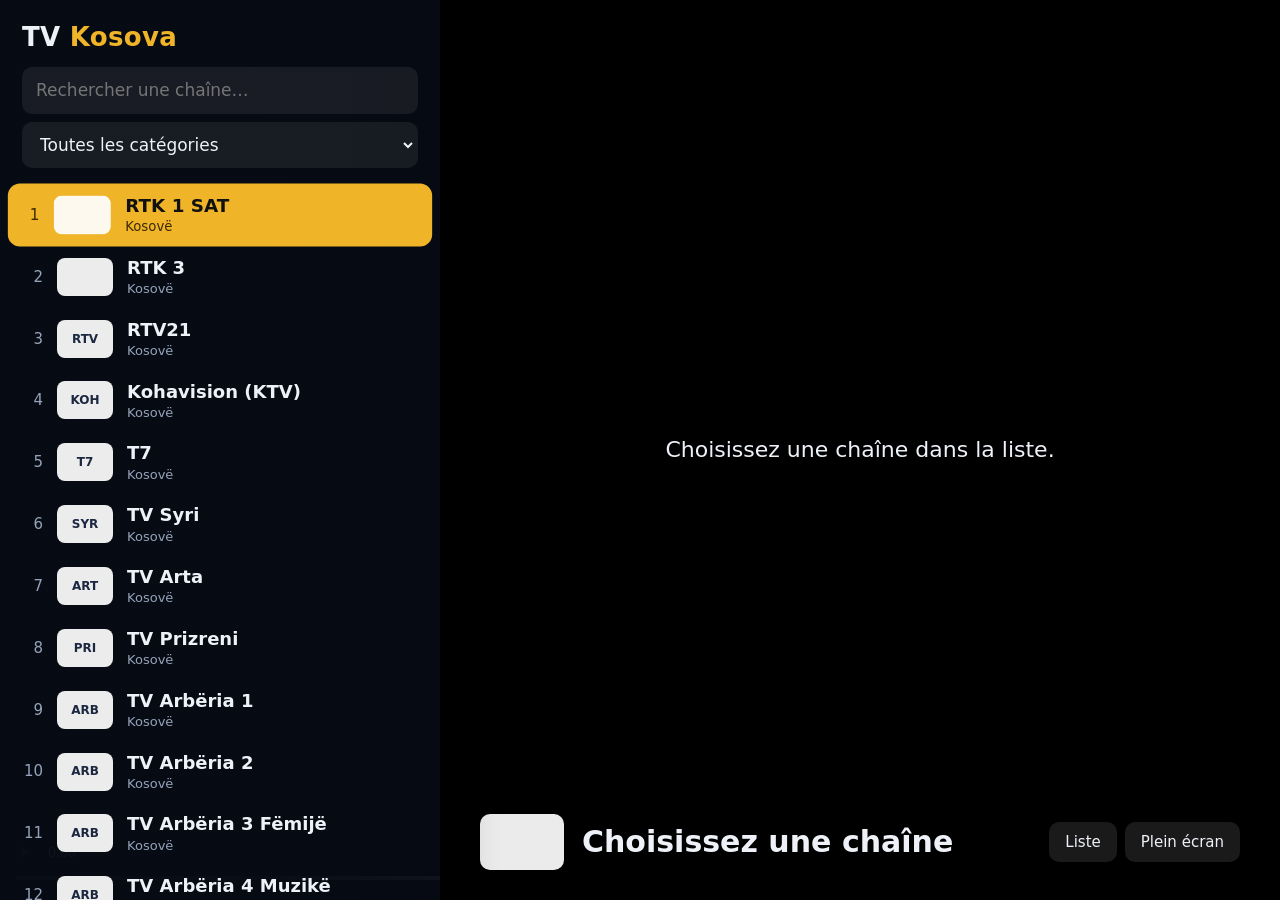
<file: docs/tv/index.html>
<!doctype html>
<html lang="fr">
<head>
<meta charset="utf-8">
<meta name="viewport" content="width=device-width, initial-scale=1, viewport-fit=cover">
<meta name="theme-color" content="#0b1220">
<link rel="manifest" href="manifest.webmanifest">
<link rel="icon" href="icone.svg" type="image/svg+xml">
<meta name="mobile-web-app-capable" content="yes">
<meta name="apple-mobile-web-app-capable" content="yes">
<meta name="apple-mobile-web-app-title" content="TV Kosova">
<title>TV Kosova</title>
<style>
:root {
  --fond: #070b14; --panneau: rgba(10, 16, 30, .94); --ligne: rgba(255,255,255,.08);
  --texte: #eef2f8; --doux: #95a3ba; --accent: #f0b429; --rouge: #ef4444;
  --largeur-liste: min(440px, 36vw);
}
* { box-sizing: border-box; }
html, body { margin: 0; height: 100%; background: var(--fond); color: var(--texte);
  font: 17px/1.35 system-ui, -apple-system, "Segoe UI", Roboto, sans-serif; overflow: hidden; }
button, input, select { font: inherit; color: inherit; }

/* ----- écran de télé : vidéo plein écran, liste par-dessus ----- */
.app { position: relative; height: 100vh; height: 100dvh; }
main { position: absolute; inset: 0; background: #000; }
video { width: 100%; height: 100%; display: block; background: #000; object-fit: contain; }

aside { position: absolute; z-index: 2; top: 0; bottom: 0; left: 0; width: var(--largeur-liste);
  display: flex; flex-direction: column; min-height: 0; overflow-y: auto; scrollbar-width: none;
  background: linear-gradient(90deg, rgba(7,11,20,.97) 60%, rgba(7,11,20,.88));
  box-shadow: 12px 0 40px rgba(0,0,0,.45);
  transition: transform .25s ease, visibility 0s; }
.app.cache-liste aside { transform: translateX(-105%); visibility: hidden;
  transition: transform .25s ease, visibility 0s .25s; }

aside::-webkit-scrollbar { display: none; }
.entete { padding: 20px 22px 12px; }
.entete h1 { font-size: 26px; margin: 0; letter-spacing: .3px; white-space: nowrap; }
.entete h1 span { color: var(--accent); }
.entete .aide { display: block; color: var(--doux); font-size: 13px; margin-top: 2px; }
.filtres { padding: 0 22px 12px; display: grid; gap: 8px; }
.filtres input, .filtres select { width: 100%; padding: 10px 12px; border-radius: 10px;
  border: 2px solid transparent; background: rgba(255,255,255,.07); }
.filtres input:focus, .filtres select:focus { outline: none; border-color: var(--accent); }
ul { list-style: none; margin: 0; padding: 4px 12px 16px; flex: 1 0 auto; }
li button { width: 100%; display: flex; align-items: center; gap: 14px; text-align: left;
  padding: 10px 12px; border: 0; border-radius: 12px; background: none; cursor: pointer;
  transition: background .12s, transform .12s; }
li button:hover { background: rgba(255,255,255,.06); }
li button:focus-visible, li button:focus { outline: none; background: var(--accent); color: #111; transform: scale(1.02); }
li button:focus .num, li button:focus .groupe { color: #3b2a00; }
li button[aria-current="true"] .nom::before { content: "▶ "; color: var(--rouge); font-size: .8em; }
li button:focus[aria-current="true"] .nom::before { color: #7a1010; }
.num { color: var(--doux); font-variant-numeric: tabular-nums; min-width: 2ch; text-align: right; font-size: 15px; }
.logo { width: 56px; height: 38px; border-radius: 8px; background: rgba(255,255,255,.92) center/80% no-repeat;
  display: grid; place-items: center; font-size: 12px; font-weight: 800; color: #1c2740; flex: none; }
.nom { flex: 1; min-width: 0; overflow: hidden; text-overflow: ellipsis; white-space: nowrap; font-size: 18px; font-weight: 600; }
.groupe { color: var(--doux); font-size: 13px; font-weight: 400; }
.vide { color: var(--doux); padding: 16px; }
.actions { display: flex; flex-wrap: wrap; gap: 8px; padding: 12px 22px 18px; border-top: 1px solid var(--ligne); }

.bouton { padding: 8px 14px; border-radius: 10px; border: 2px solid transparent;
  background: rgba(255,255,255,.1); cursor: pointer; font-size: 15px; }
.bouton:hover, .bouton:focus-visible, .bouton:focus { border-color: var(--accent); outline: none; }
.bouton.principal { background: var(--accent); color: #111; font-weight: 700; }

/* Bandeau d'information en bas, façon télé */
.bandeau { position: absolute; z-index: 1; left: 0; right: 0; bottom: 0;
  padding: 60px 40px 30px; display: flex; align-items: center; gap: 18px;
  background: linear-gradient(transparent, rgba(0,0,0,.85)); transition: opacity .4s, left .25s; }
.app:not(.cache-liste) .bandeau { left: var(--largeur-liste); }
.bandeau.discret { opacity: 0; pointer-events: none; }
.bandeau .logo { width: 84px; height: 56px; border-radius: 10px; font-size: 16px; }
.bandeau .infos { flex: 1; min-width: 0; }
.bandeau .titre { font-size: 30px; font-weight: 700; white-space: nowrap; overflow: hidden; text-overflow: ellipsis; }
.bandeau .sous-titre { color: var(--doux); font-size: 16px; display: flex; gap: 10px; align-items: center; }
.qualite { background: rgba(255,255,255,.15); color: var(--texte); border-radius: 6px; padding: 1px 8px;
  font-size: 13px; font-weight: 700; letter-spacing: .5px; }
.qualite:empty { display: none; }
.boutons-web { display: flex; gap: 8px; }
html.appli .boutons-web { display: none; }
html.appli #recherche { display: none; } /* taper au clavier de la télécommande : non */
html:not(.appli) .entete .aide { display: none; }

.message { position: absolute; inset: 0; display: grid; place-items: center; text-align: center;
  padding: 24px 15%; color: var(--texte); font-size: 22px; pointer-events: none; background: #000; transition: left .25s; }
.app:not(.cache-liste) .message { left: var(--largeur-liste); }
.message.chargement { background: none; text-shadow: 0 2px 8px #000; }
.message.erreur { color: #ffc2c2; }
.message[hidden] { display: none; }

/* Lecteur natif de l'appli Android : la vidéo est dessinée sous la page. */
html.natif, html.natif body, html.natif main { background: transparent; }
html.natif video { display: none; }

dialog { background: #131c2e; color: var(--texte); border: 1px solid var(--ligne);
  border-radius: 14px; padding: 20px; width: min(520px, calc(100vw - 32px)); }
dialog::backdrop { background: #000a; }
dialog h2 { margin: 0 0 12px; font-size: 18px; }
dialog p { color: var(--doux); margin: 6px 0 14px; font-size: 14px; }
dialog label { display: block; margin: 14px 0 6px; font-weight: 600; }
dialog input[type=url], dialog textarea { width: 100%; padding: 9px 10px; border-radius: 8px;
  border: 1px solid #24314a; background: #0b1220; }
dialog textarea { min-height: 120px; font-family: ui-monospace, monospace; font-size: 13px; }
dialog .pied { display: flex; flex-wrap: wrap; gap: 8px; justify-content: flex-end; margin-top: 18px; }

/* ----- téléphone : vidéo en haut, liste en dessous ----- */
@media (max-width: 760px) {
  .app { display: flex; flex-direction: column; }
  main { position: relative; inset: auto; height: calc(100vw * 9 / 16); flex: none; order: -1; }
  .app.cache-liste main { height: auto; }
  aside { position: static; width: auto; flex: 1; min-height: 0; transform: none; box-shadow: none; background: #0b1220; }
  .app.cache-liste aside { display: none; }
  .app.cache-liste main { flex: 1; aspect-ratio: auto; }
  .app:not(.cache-liste) .bandeau, .app:not(.cache-liste) .message { left: 0; }
  .bandeau { padding: 30px 14px 12px; }
  .bandeau .titre { font-size: 18px; }
  .bandeau .logo { display: none; }
  .message { font-size: 16px; padding: 16px; }
}
</style>
</head>
<body>
<div class="app" id="app">
  <aside>
    <div class="entete"><h1>TV <span>Kosova</span></h1><span class="aide" id="aide">OK : regarder · Retour : masquer</span></div>
    <div class="filtres">
      <input id="recherche" type="search" placeholder="Rechercher une chaîne…" aria-label="Rechercher une chaîne">
      <select id="groupe" aria-label="Catégorie"></select>
    </div>
    <ul id="liste" aria-label="Chaînes"></ul>
    <div class="actions">
      <button class="bouton principal" id="btn-importer">Charger une playlist</button>
      <button class="bouton" id="btn-defaut" title="Revenir à chaines.m3u">Playlist par défaut</button>
    </div>
  </aside>

  <main>
    <video id="video" controls playsinline autoplay poster="[data-uri]"></video>
    <div class="bandeau" id="bandeau">
      <span class="logo" id="bandeau-logo"></span>
      <div class="infos">
        <div class="titre" id="titre">Choisissez une chaîne</div>
        <div class="sous-titre"><span id="bandeau-groupe"></span><span class="qualite" id="qualite"></span></div>
      </div>
      <div class="boutons-web">
        <button class="bouton" id="btn-liste" title="Afficher / masquer la liste (touche L)">Liste</button>
        <button class="bouton" id="btn-plein" title="Plein écran (touche F)">Plein écran</button>
      </div>
    </div>
    <div class="message" id="message">Choisissez une chaîne dans la liste.</div>
  </main>
</div>

<dialog id="dialogue">
  <form method="dialog">
    <h2>Charger une playlist M3U</h2>
    <p>La playlist reste enregistrée sur cet appareil.</p>

    <label for="fichier">Depuis un fichier (.m3u / .m3u8)</label>
    <input id="fichier" type="file" accept=".m3u,.m3u8,.txt,audio/x-mpegurl,application/vnd.apple.mpegurl">

    <label for="url">Depuis une adresse web</label>
    <input id="url" type="url" placeholder="https://…/playlist.m3u">

    <label for="texte">Ou collez son contenu</label>
    <textarea id="texte" placeholder="#EXTM3U&#10;#EXTINF:-1,Ma chaîne&#10;https://…/live.m3u8"></textarea>

    <div class="pied">
      <button class="bouton" value="annuler">Annuler</button>
      <button class="bouton principal" id="btn-valider" value="ok">Charger</button>
    </div>
  </form>
</dialog>

<script src="hls.min.js"></script>
<script>
"use strict";
const CLE_PLAYLIST = "tvk.playlist";   // texte M3U importé
const CLE_DERNIERE = "tvk.derniere";   // adresse de la dernière chaîne regardée
// Ouverte depuis l'appli Android TV « TV Kosova » (voir android/) ?
const DANS_APPLI = /TVKosovaApp/.test(navigator.userAgent);
// Dans l'appli, la vidéo est lue par le lecteur natif d'Android (ExoPlayer),
// qui décode bien mieux les flux de télé que le lecteur web.
const NATIF = DANS_APPLI && !!window.TVKosova;
if (DANS_APPLI) document.documentElement.classList.add("appli");
if (NATIF) document.documentElement.classList.add("natif");
let enLecture = false;

const $ = (id) => document.getElementById(id);
const video = $("video"), liste = $("liste"), message = $("message");
let chaines = [], visibles = [], courante = -1, hls = null;

/* ---------- stockage (peut être indisponible : navigation privée…) ---------- */
const stock = {
  lire(k) { try { return localStorage.getItem(k); } catch (e) { return null; } },
  ecrire(k, v) { try { v == null ? localStorage.removeItem(k) : localStorage.setItem(k, v); } catch (e) {} },
};

/* ---------- lecture du fichier M3U ---------- */
function analyserM3U(texte) {
  const res = [];
  let info = null;
  for (let ligne of texte.split(/\r?\n/)) {
    ligne = ligne.trim();
    if (!ligne) continue;
    if (ligne.startsWith("#EXTINF")) {
      const virgule = indexHorsGuillemets(ligne, ",");
      const entete = virgule >= 0 ? ligne.slice(0, virgule) : ligne;
      const attrs = {};
      for (const m of entete.matchAll(/([\w-]+)="([^"]*)"/g)) attrs[m[1].toLowerCase()] = m[2];
      info = {
        nom: (virgule >= 0 ? ligne.slice(virgule + 1).trim() : "") || attrs["tvg-name"] || "Sans nom",
        logo: attrs["tvg-logo"] || "",
        groupe: attrs["group-title"] || "",
      };
    } else if (ligne.startsWith("#EXTGRP:")) {
      if (info) info.groupe = ligne.slice(8).trim();
    } else if (ligne.startsWith("#")) {
      continue; // commentaire ou option non gérée
    } else {
      const c = info || { nom: ligne.split("/").pop() || ligne, logo: "", groupe: "" };
      c.url = ligne;
      res.push(c);
      info = null;
    }
  }
  return res;
}
function indexHorsGuillemets(s, car) {
  let dedans = false;
  for (let i = 0; i < s.length; i++) {
    if (s[i] === '"') dedans = !dedans;
    else if (s[i] === car && !dedans) return i;
  }
  return -1;
}

/* ---------- liste des chaînes ---------- */
function chargerTexte(texte) {
  chaines = analyserM3U(texte).map((c, i) => ({ ...c, num: i + 1 }));
  const groupes = [...new Set(chaines.map((c) => c.groupe).filter(Boolean))];
  $("groupe").innerHTML = '<option value="">Toutes les catégories</option>' +
    groupes.map((g) => `<option>${echapper(g)}</option>`).join("");
  $("groupe").hidden = groupes.length < 2;
  afficherListe();
  const derniere = stock.lire(CLE_DERNIERE);
  const i = chaines.findIndex((c) => c.url === derniere);
  if (i >= 0) jouer(i, false);
  // Focus sur une chaîne dès l'ouverture : la télécommande marche tout de suite.
  (liste.querySelector('[aria-current="true"]') || liste.querySelector("button"))?.focus();
  if (!chaines.length) afficherMessage("La playlist ne contient aucune chaîne avec une adresse de flux.", true);
}

function afficherListe() {
  const q = $("recherche").value.trim().toLowerCase();
  const g = $("groupe").value;
  visibles = chaines.filter((c) => (!g || c.groupe === g) && (!q || c.nom.toLowerCase().includes(q)));
  liste.innerHTML = "";
  if (!visibles.length) {
    liste.innerHTML = `<li class="vide">${chaines.length ? "Aucune chaîne ne correspond." : "Aucune chaîne."}</li>`;
    return;
  }
  for (const c of visibles) {
    const idx = chaines.indexOf(c);
    const li = document.createElement("li");
    const b = document.createElement("button");
    b.dataset.idx = idx;
    if (idx === courante) b.setAttribute("aria-current", "true");
    const logo = document.createElement("span");
    logo.className = "logo";
    remplirLogo(logo, c);
    b.innerHTML = `<span class="num">${c.num}</span>`;
    b.append(logo);
    const txt = document.createElement("span");
    txt.className = "nom";
    txt.textContent = c.nom;
    if (c.groupe) { const gr = document.createElement("div"); gr.className = "groupe"; gr.textContent = c.groupe; txt.append(gr); }
    b.append(txt);
    // OK sur la chaîne en cours : on la regarde en grand (liste masquée).
    b.addEventListener("click", () => (idx === courante ? basculerListe(true) : jouer(idx)));
    li.append(b);
    liste.append(li);
  }
}

function remplirLogo(el, c) {
  el.style.backgroundImage = c.logo ? `url("${c.logo.replace(/"/g, "%22")}")` : "";
  el.textContent = c.logo ? "" : c.nom.replace(/^(R?TV|TV)\s+/i, "").slice(0, 3).toUpperCase();
}

function echapper(s) {
  return s.replace(/[&<>"]/g, (m) => ({ "&": "&amp;", "<": "&lt;", ">": "&gt;", '"': "&quot;" }[m]));
}

/* ---------- lecture vidéo ---------- */
function jouer(idx, focus = true) {
  const c = chaines[idx];
  if (!c) return;
  courante = idx;
  stock.ecrire(CLE_DERNIERE, c.url);
  $("titre").textContent = `${c.num}  ${c.nom}`;
  $("bandeau-groupe").textContent = c.groupe;
  $("qualite").textContent = "";
  remplirLogo($("bandeau-logo"), c);
  enLecture = false;
  document.title = `${c.nom} · TV Kosova`;
  for (const b of liste.querySelectorAll("button")) {
    if (+b.dataset.idx === idx) b.setAttribute("aria-current", "true"); else b.removeAttribute("aria-current");
  }
  if (focus) liste.querySelector(`button[data-idx="${idx}"]`)?.focus();
  afficherMessage("Chargement…");
  montrerBandeau();

  if (hls) { hls.destroy(); hls = null; }
  video.removeAttribute("src");

  if (NATIF) { window.TVKosova.jouer(c.url); return; }

  if (!DANS_APPLI && location.protocol === "https:" && c.url.startsWith("http:")) {
    afficherMessage("Ce flux est en « http » : il ne peut pas être lu depuis une page sécurisée (https). " +
      "Cherchez une adresse en « https » pour cette chaîne.", true);
    return;
  }

  const estHls = /\.m3u8(\?|$)/i.test(c.url) || !/\.(mp4|webm|ogg|mp3)(\?|$)/i.test(c.url);
  if (estHls && window.Hls && Hls.isSupported()) {
    hls = new Hls({ enableWorker: true, lowLatencyMode: true, capLevelToPlayerSize: false });
    // Meilleure qualité disponible dès le départ (les niveaux vont du plus
    // faible au plus fort) ; hls.js redescend seul si la connexion ne suit pas.
    hls.on(Hls.Events.MANIFEST_PARSED, () => { hls.startLevel = hls.levels.length - 1; });
    hls.on(Hls.Events.ERROR, (_, d) => {
      if (!d.fatal) return;
      if (d.type === Hls.ErrorTypes.MEDIA_ERROR) { hls.recoverMediaError(); return; }
      afficherMessage(explicationErreur(d), true);
    });
    hls.loadSource(c.url);
    hls.attachMedia(video);
  } else {
    video.src = c.url; // Safari, iPhone et nombreuses télés lisent le HLS nativement
  }
  video.play().catch(() => {});
}

function explicationErreur(d) {
  const code = d.response && d.response.code;
  if (d.type === Hls.ErrorTypes.NETWORK_ERROR) {
    if (code === 403 || code === 401) return "Accès refusé par la chaîne (erreur " + code + "). Le flux est peut-être réservé au Kosovo ou l'adresse a expiré.";
    if (code === 404) return "Adresse introuvable (erreur 404). Le lien du flux a sans doute changé.";
    return "Impossible de joindre le flux. Soit il est hors ligne, soit la chaîne bloque la lecture depuis un autre site (CORS). " +
      "Essayez avec Safari, l'appli VLC, ou une autre adresse.";
  }
  return "Le flux ne peut pas être lu (" + (d.details || "erreur inconnue") + ").";
}

function afficherMessage(txt, erreur = false) {
  message.textContent = txt;
  message.classList.toggle("erreur", erreur);
  message.classList.toggle("chargement", txt === "Chargement…");
  message.hidden = !txt;
}
video.addEventListener("playing", () => { enLecture = true; afficherMessage(""); montrerBandeau(); });
video.addEventListener("resize", () => afficherQualite(video.videoHeight));
video.addEventListener("waiting", () => afficherMessage("Chargement…"));
video.addEventListener("error", () => {
  if (!hls && courante >= 0) afficherMessage("Le flux ne peut pas être lu sur cet appareil ou n'est pas disponible.", true);
});

function afficherQualite(h) {
  $("qualite").textContent = !h ? "" : h >= 2000 ? "4K" : h >= 1000 ? "HD 1080p" : h >= 700 ? "HD 720p" : h + "p";
}

/* Événements du lecteur natif de l'appli Android. */
window.tvEvenement = function (type, a, b) {
  if (type === "lecture") { enLecture = true; afficherMessage(""); montrerBandeau(); }
  else if (type === "attente") afficherMessage("Chargement…");
  else if (type === "qualite") afficherQualite(a);
  else if (type === "erreur") {
    enLecture = false;
    afficherMessage(b === 404 ? "Adresse introuvable (erreur 404). Le lien du flux a sans doute changé."
      : b === 403 || b === 401 ? "Accès refusé par la chaîne (erreur " + b + "). Le flux est peut-être réservé au Kosovo."
      : b ? "La chaîne ne répond pas (erreur " + b + ")."
      : a === "decodage" ? "Cet appareil ne sait pas décoder la vidéo de cette chaîne."
      : "La chaîne ne répond pas : elle est peut-être hors ligne pour le moment.", true);
  }
};

function zapper(pas) {
  if (!chaines.length) return;
  const pos = visibles.indexOf(chaines[courante]);
  const base = visibles.length ? visibles : chaines;
  const suivant = base[((pos < 0 ? (pas > 0 ? -1 : 0) : pos) + pas + base.length) % base.length];
  jouer(chaines.indexOf(suivant));
}

/* ---------- bandeau, liste, plein écran ---------- */
let minuterie, minuterieListe;
function montrerBandeau() {
  $("bandeau").classList.remove("discret");
  clearTimeout(minuterie);
  minuterie = setTimeout(() => { if (enLecture) $("bandeau").classList.add("discret"); }, 5000);
  // Écran large : la liste se range seule quand on regarde sans toucher à rien.
  clearTimeout(minuterieListe);
  minuterieListe = setTimeout(() => {
    if (enLecture && innerWidth > 760 && !$("dialogue").open &&
        !document.activeElement.matches("input, select, textarea")) basculerListe(true);
  }, 12000);
}
document.querySelector("main").addEventListener("pointermove", montrerBandeau);

function basculerListe(force) {
  const cache = $("app").classList.toggle("cache-liste", force);
  if (!cache) (liste.querySelector('[aria-current="true"]') || liste.querySelector("button"))?.focus();
}
function pleinEcran() {
  if (DANS_APPLI) { basculerListe(); return; } // l'appli est déjà en plein écran
  if (document.fullscreenElement) document.exitFullscreen();
  else if (document.documentElement.requestFullscreen) document.documentElement.requestFullscreen().catch(() => {});
  else if (video.webkitEnterFullscreen) video.webkitEnterFullscreen();
  basculerListe(!document.fullscreenElement);
}
$("btn-liste").onclick = () => basculerListe();
$("btn-plein").onclick = pleinEcran;
$("recherche").addEventListener("input", afficherListe);
$("groupe").addEventListener("change", afficherListe);

/* ---------- télécommande et clavier ---------- */
document.addEventListener("keydown", (e) => {
  if ($("dialogue").open) return;
  const dansChamp = e.target.matches("input, select, textarea");
  const listeCachee = $("app").classList.contains("cache-liste");
  switch (e.key) {
    case "ArrowDown": case "ArrowUp": {
      if (listeCachee) { zapper(e.key === "ArrowDown" ? 1 : -1); break; }
      // Parcours vertical : recherche, catégorie, chaînes, boutons du bas.
      const ordre = [$("recherche"), $("groupe"), ...liste.querySelectorAll("button"),
        $("btn-importer"), $("btn-defaut")].filter((el) => !el.hidden && el.offsetParent !== null);
      const pos = ordre.indexOf(document.activeElement);
      const cible = pos < 0 ? (liste.querySelector('[aria-current="true"]') || ordre[2])
        : ordre[Math.max(0, Math.min(ordre.length - 1, pos + (e.key === "ArrowDown" ? 1 : -1)))];
      cible?.focus();
      cible?.scrollIntoView({ block: "nearest" });
      break;
    }
    case "Enter":
      if (!listeCachee) return; // OK natif sur l'élément sélectionné
      basculerListe(false); break;
    case "ChannelUp": case "PageUp": zapper(-1); break;
    case "ChannelDown": case "PageDown": zapper(1); break;
    case "MediaPlayPause":
      if (NATIF) window.TVKosova.basculerPause(); else video.paused ? video.play() : video.pause();
      break;
    case "Escape": case "GoBack": case "BrowserBack":
      if (dansChamp) { e.target.blur(); break; }
      basculerListe(); break;
    default:
      if (dansChamp) return;
      if (e.key === "f" || e.key === "F") pleinEcran();
      else if (e.key === "l" || e.key === "L") basculerListe();
      else if (/^[0-9]$/.test(e.key)) composerNumero(e.key);
      else return;
  }
  e.preventDefault();
  montrerBandeau();
});

let numero = "", minuterieNum;
function composerNumero(ch) {
  numero += ch;
  $("titre").textContent = "Chaîne " + numero + "…";
  clearTimeout(minuterieNum);
  minuterieNum = setTimeout(() => {
    const i = chaines.findIndex((c) => c.num === +numero);
    numero = "";
    if (i >= 0) jouer(i); else if (courante >= 0) jouer(courante, false);
  }, 1200);
}

/* ---------- import de playlist ---------- */
const dialogue = $("dialogue");
$("btn-importer").onclick = () => { $("fichier").value = ""; $("url").value = ""; $("texte").value = ""; dialogue.showModal(); };
dialogue.addEventListener("close", async () => {
  if (dialogue.returnValue !== "ok") return;
  try {
    let texte = $("texte").value.trim();
    const f = $("fichier").files[0];
    if (f) texte = await f.text();
    else if (!texte && $("url").value) {
      const r = await fetch($("url").value);
      if (!r.ok) throw new Error("erreur " + r.status);
      texte = await r.text();
    }
    if (!texte) return;
    if (!analyserM3U(texte).length) { alert("Ce fichier ne contient aucune chaîne lisible."); return; }
    stock.ecrire(CLE_PLAYLIST, texte);
    chargerTexte(texte);
  } catch (err) {
    alert("Impossible de charger la playlist : " + err.message +
      "\nSi elle vient d'un autre site, téléchargez-la puis choisissez le fichier.");
  }
});
$("btn-defaut").onclick = () => {
  if (!confirm("Remplacer la playlist actuelle par chaines.m3u ?")) return;
  stock.ecrire(CLE_PLAYLIST, null);
  demarrer();
};

/* ---------- démarrage ---------- */
async function demarrer() {
  const enregistree = stock.lire(CLE_PLAYLIST);
  if (enregistree) { chargerTexte(enregistree); return; }
  try {
    const r = await fetch("chaines.m3u", { cache: "no-cache" });
    if (!r.ok) throw new Error(r.status);
    chargerTexte(await r.text());
  } catch (e) {
    chargerTexte("");
    afficherMessage("Aucune playlist trouvée. Cliquez sur « Charger une playlist ».", true);
  }
}
/* Touche Retour dans l'appli Android : renvoie true si la page l'a utilisée,
   false pour laisser l'appli se fermer. */
window.tvRetour = function () {
  if ($("dialogue").open) { $("dialogue").close(); return true; }
  if (document.activeElement && document.activeElement.matches("input, select, textarea")) {
    document.activeElement.blur(); basculerListe(false); return true;
  }
  if ($("app").classList.contains("cache-liste")) { basculerListe(false); return true; }
  return false;
};

demarrer();
</script>
</body>
</html>
</file>
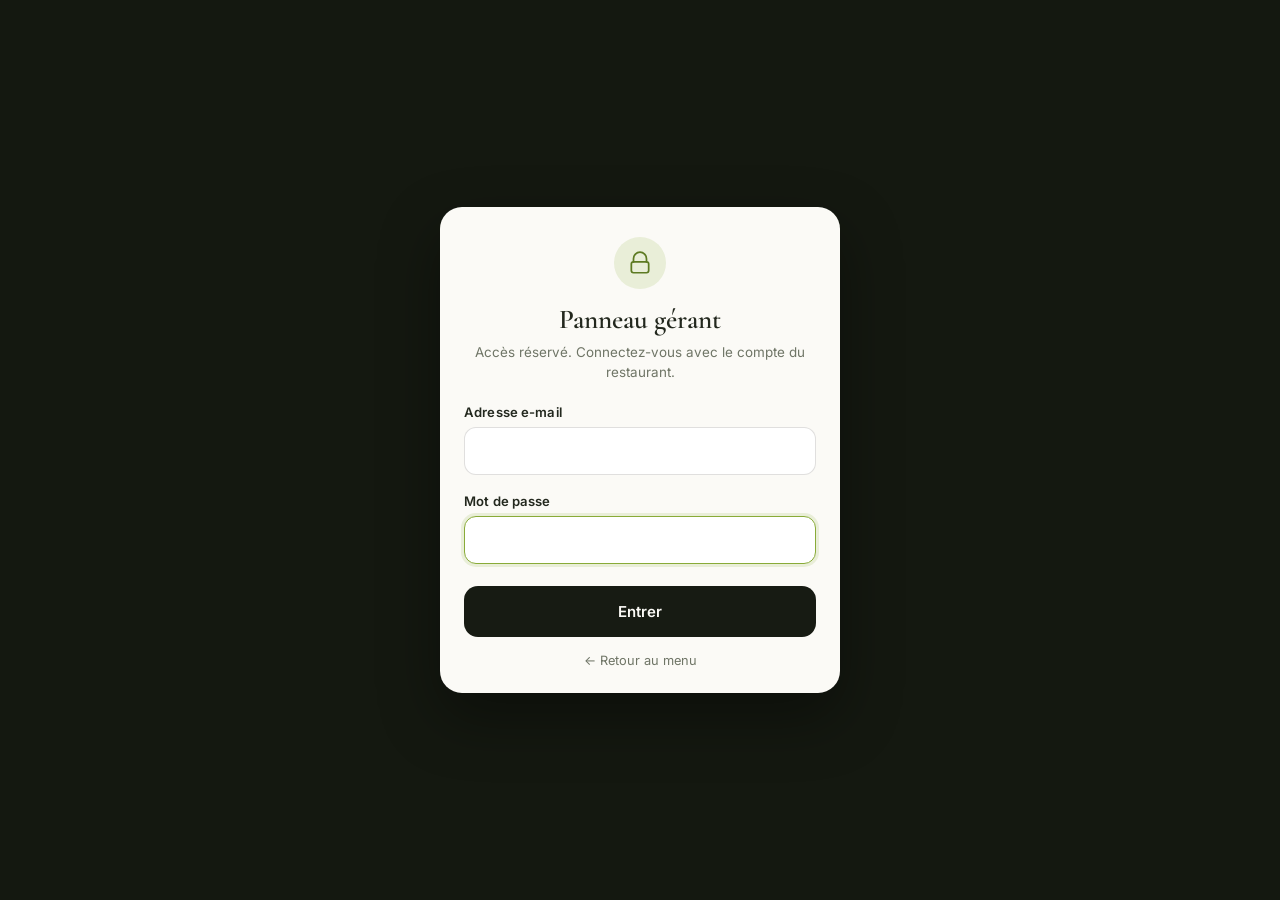
<file: admin.html>
<!DOCTYPE html>
<html lang="fr">
<head>
  <meta charset="utf-8">
  <meta name="viewport" content="width=device-width, initial-scale=1, viewport-fit=cover">
  <meta name="theme-color" content="#171b13">
  <meta name="robots" content="noindex, nofollow">
  <title>Panneau gérant · Avis privés</title>

  <link rel="icon" href="assets/img/favicon.svg" type="image/svg+xml">
  <link rel="preconnect" href="https://fonts.googleapis.com">
  <link rel="preconnect" href="https://fonts.gstatic.com" crossorigin>
  <link rel="stylesheet"
        href="https://fonts.googleapis.com/css2?family=Cormorant+Garamond:wght@600&family=Inter:wght@400;500;600&display=swap">
  <link rel="stylesheet" href="assets/css/styles.css">
  <link rel="stylesheet" href="assets/css/admin.css">
</head>
<body class="admin">

<!-- ===================== CONNEXION ===================== -->
<section class="login" id="login">
  <form class="login__card" id="loginForm">
    <div class="login__mark" aria-hidden="true">
      <svg viewBox="0 0 24 24"><path d="M6 11V8a6 6 0 0 1 12 0v3"/><rect x="4" y="11" width="16" height="10" rx="2"/></svg>
    </div>
    <h1>Panneau gérant</h1>
    <p id="loginIntro">Accès réservé. Les avis affichés ici ne sont publiés nulle part.</p>

    <label class="field" id="champEmail" hidden>
      <span class="field__label">Adresse e-mail</span>
      <input type="email" id="email" autocomplete="username">
    </label>
    <label class="field">
      <span class="field__label">Mot de passe</span>
      <input type="password" id="password" autocomplete="current-password" required>
    </label>
    <p class="field__error" id="loginError" role="alert"></p>
    <button class="btn btn--primary btn--block" type="submit">Entrer</button>
    <a class="login__back" href="index.html">← Retour au menu</a>
  </form>
</section>

<!-- ===================== TABLEAU DE BORD ===================== -->
<div id="dashboard" hidden>
  <header class="admin-top">
    <div>
      <h1>Avis privés</h1>
      <small id="adminSubtitle">Retours reçus en interne</small>
    </div>
    <div class="admin-top__actions">
      <button class="btn btn--ghost btn--sm" id="exportBtn" type="button">Exporter</button>
      <button class="btn btn--ghost btn--sm" id="logoutBtn" type="button">Quitter</button>
    </div>
  </header>

  <nav class="tabs" id="tabs">
    <button class="tab is-on" data-tab="avis" type="button">Avis</button>
    <button class="tab" data-tab="reglages" type="button">Réglages</button>
    <button class="tab" data-tab="english" type="button">English</button>
  </nav>

  <div id="tabAvis">
  <p class="alerte" id="alerte" hidden></p>
  <section class="stats" id="stats"></section>

  <section class="bars" id="bars" aria-label="Répartition des notes"></section>

  <nav class="filters" id="filters">
    <button class="chip is-on" data-filter="prive" type="button">Privés</button>
    <button class="chip" data-filter="non-lus" type="button">Non lus</button>
    <button class="chip" data-filter="public" type="button">Redirigés</button>
    <button class="chip" data-filter="tous" type="button">Tous</button>
  </nav>

  <section class="list" id="list"></section>

  <footer class="admin-foot">
    <button class="btn btn--quiet btn--block" id="clearBtn" type="button">
      Supprimer définitivement tous les avis
    </button>
    <p class="legal">
      Les avis sont stockés dans ce navigateur (IndexedDB). Exportez-les
      régulièrement&nbsp;: vider les données du navigateur les efface.
    </p>
  </footer>
  </div>

  <!-- ===================== RÉGLAGES ===================== -->
  <div id="tabReglages" hidden>
    <section class="edit">

      <p class="edit__intro">
        Modifiez ce que vous voulez, prévisualisez sur cet appareil, puis
        téléchargez le fichier <code>contenu.json</code> et déposez-le chez
        votre hébergeur, dans le dossier <code>assets/</code>. C'est ce dépôt
        qui rend les changements visibles par les clients.
      </p>

      <details class="bloc" open>
        <summary>La carte</summary>
        <div class="bloc__corps">
          <label class="depot" id="menuDrop">
            <input type="file" id="menuFiles" accept="image/*,application/pdf" multiple hidden>
            <strong>Choisir un PDF ou des images</strong>
            <small>Le PDF est découpé en pages automatiquement. Les images sont
              redimensionnées. L'ordre suit celui de vos fichiers.</small>
          </label>
          <p class="edit__etat" id="menuEtat"></p>
          <div class="pages" id="menuPages"></div>
          <button class="btn btn--quiet btn--block" id="menuReset" type="button" hidden>
            Revenir à la carte livrée avec l'application
          </button>
        </div>
      </details>

      <details class="bloc">
        <summary>Identité</summary>
        <div class="bloc__corps">
          <label class="field"><span class="field__label">Nom du restaurant</span>
            <input type="text" id="fName"></label>
          <label class="field"><span class="field__label">Accroche</span>
            <input type="text" id="fTagline"></label>
          <label class="field"><span class="field__label">Horaires</span>
            <input type="text" id="fHours" placeholder="Du lundi au dimanche · 19 h – 21 h"></label>
          <label class="field"><span class="field__label">Adresse</span>
            <input type="text" id="fAddress"></label>
          <label class="field"><span class="field__label">Téléphone</span>
            <input type="text" id="fPhone" inputmode="tel" placeholder="04 92 00 00 00"></label>
          <label class="field"><span class="field__label">Nom de l'hôtel</span>
            <input type="text" id="fHotel" placeholder="Hôtel Ibis"></label>
          <label class="field"><span class="field__label">Site de l'hôtel</span>
            <input type="url" id="fHotelUrl" inputmode="url" placeholder="https://…"></label>
          <div class="field">
            <span class="field__label">Logo</span>
            <div class="logo-ligne">
              <span class="logo-apercu" id="logoApercu"></span>
              <label class="btn btn--ghost btn--sm">
                <input type="file" id="fLogo" accept="image/*" hidden>Changer</label>
              <button class="link" id="logoReset" type="button">Retirer</button>
            </div>
          </div>
        </div>
      </details>

      <details class="bloc">
        <summary>Liens d'avis</summary>
        <div class="bloc__corps">
          <label class="field"><span class="field__label">Rediriger à partir de</span>
            <select id="fSeuil">
              <option value="3">3 étoiles</option>
              <option value="4">4 étoiles</option>
              <option value="5">5 étoiles</option>
            </select></label>
          <div id="liens"></div>
          <button class="btn btn--ghost btn--sm" id="lienAdd" type="button">+ Ajouter une plateforme</button>
        </div>
      </details>

      <details class="bloc">
        <summary>Rappel</summary>
        <div class="bloc__corps">
          <label class="field"><span class="field__label">Délais proposés (en minutes, séparés par des virgules)</span>
            <input type="text" id="fDelais" inputmode="numeric"></label>
          <label class="field"><span class="field__label">Délai pré-sélectionné</span>
            <input type="text" id="fDelaiDefaut" inputmode="numeric"></label>
        </div>
      </details>

      <details class="bloc">
        <summary>Mot de passe</summary>
        <div class="bloc__corps">
          <label class="field"><span class="field__label">Nouveau mot de passe</span>
            <input type="text" id="fMdp" autocomplete="new-password" placeholder="Laisser vide pour ne pas changer"></label>
          <p class="edit__note">Il prend effet dès l'aperçu sur cet appareil, et pour
            tout le monde une fois <code>contenu.json</code> déposé.</p>
        </div>
      </details>

      <div class="edit__actions">
        <button class="btn btn--primary btn--block" id="apercuBtn" type="button">
          Prévisualiser sur cet appareil
        </button>
        <button class="btn btn--ghost btn--block" id="publierBtn" type="button">
          Publier pour tous les clients
        </button>
        <button class="btn btn--quiet btn--block" id="apercuStop" type="button" hidden>
          Annuler l'aperçu et revenir à la version publiée
        </button>
        <p class="edit__note" id="publication"></p>
        <p class="edit__note" id="poids"></p>
      </div>
    </section>
  </div>

  <!-- ================= CARTE ANGLAISE ================= -->
  <div id="tabEnglish" hidden>
    <section class="edit">
      <h2>La carte en anglais</h2>
      <p class="edit__intro">
        Un client dont le téléphone est réglé en anglais — ou dans une langue
        que nous ne connaissons pas — verra automatiquement cette carte, et
        toute l'application dans sa langue. Tant qu'aucune carte anglaise
        n'est déposée ici, il voit la carte française : mieux vaut une carte
        qu'il lit à moitié qu'un livret vide.
      </p>

      <details class="bloc" open>
        <summary>Les pages en anglais</summary>
        <div class="bloc__corps">
          <label class="depot" id="menuDropEn">
            <input type="file" id="menuFilesEn" accept="image/*,application/pdf" multiple hidden>
            <strong>Choisir un PDF ou des images</strong>
            <small>Le PDF est découpé en pages automatiquement. Les images sont
              redimensionnées. L'ordre suit celui de vos fichiers.</small>
          </label>
          <p class="edit__etat" id="menuEtatEn"></p>
          <div class="pages" id="menuPagesEn"></div>
          <button class="btn btn--quiet btn--block" id="menuResetEn" type="button" hidden>
            Revenir à la carte livrée avec l'application
          </button>
        </div>
      </details>

      <div class="edit__actions">
        <button class="btn btn--primary btn--block" id="apercuBtnEn" type="button">
          Prévisualiser en anglais sur cet appareil
        </button>
        <button class="btn btn--ghost btn--block" id="publierBtnEn" type="button">
          Publier pour tous les clients
        </button>
        <p class="edit__note">
          Le bouton publie les deux cartes à la fois, française et anglaise :
          c'est le même enregistrement.
        </p>
      </div>
    </section>
  </div>
</div>

<!-- Visionneuse photo -->
<div class="lightbox" id="lightbox" hidden>
  <button class="lightbox__close" id="lightboxClose" type="button" aria-label="Fermer">✕</button>
  <img id="lightboxImg" alt="Photo jointe à l'avis">
</div>

<div class="toast" id="toast" role="status" aria-live="polite" hidden></div>

<script src="assets/js/i18n.js"></script>
<script src="assets/js/config.js"></script>
<script src="assets/js/contenu.js"></script>
<script src="assets/js/serveur.js"></script>
<script src="assets/js/db.js"></script>
<script src="assets/js/admin.js"></script>
</body>
</html>
</file>
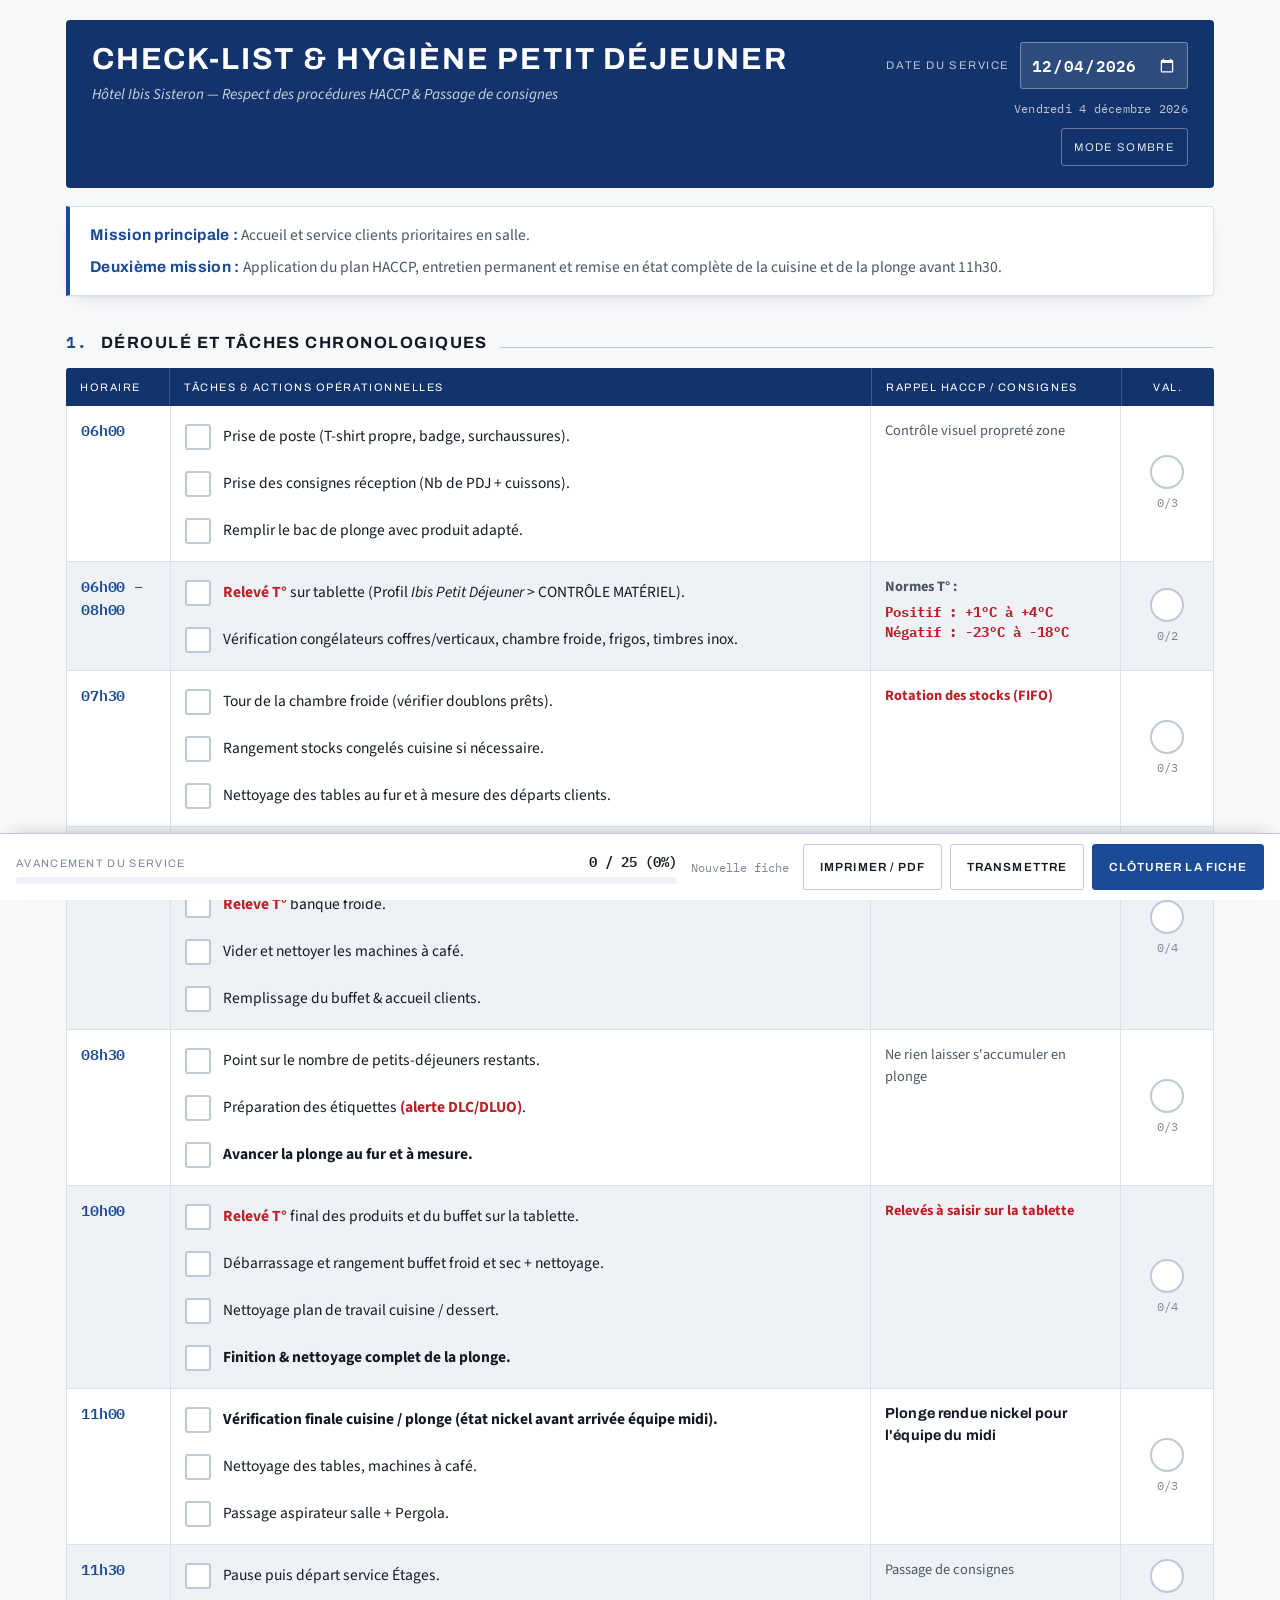
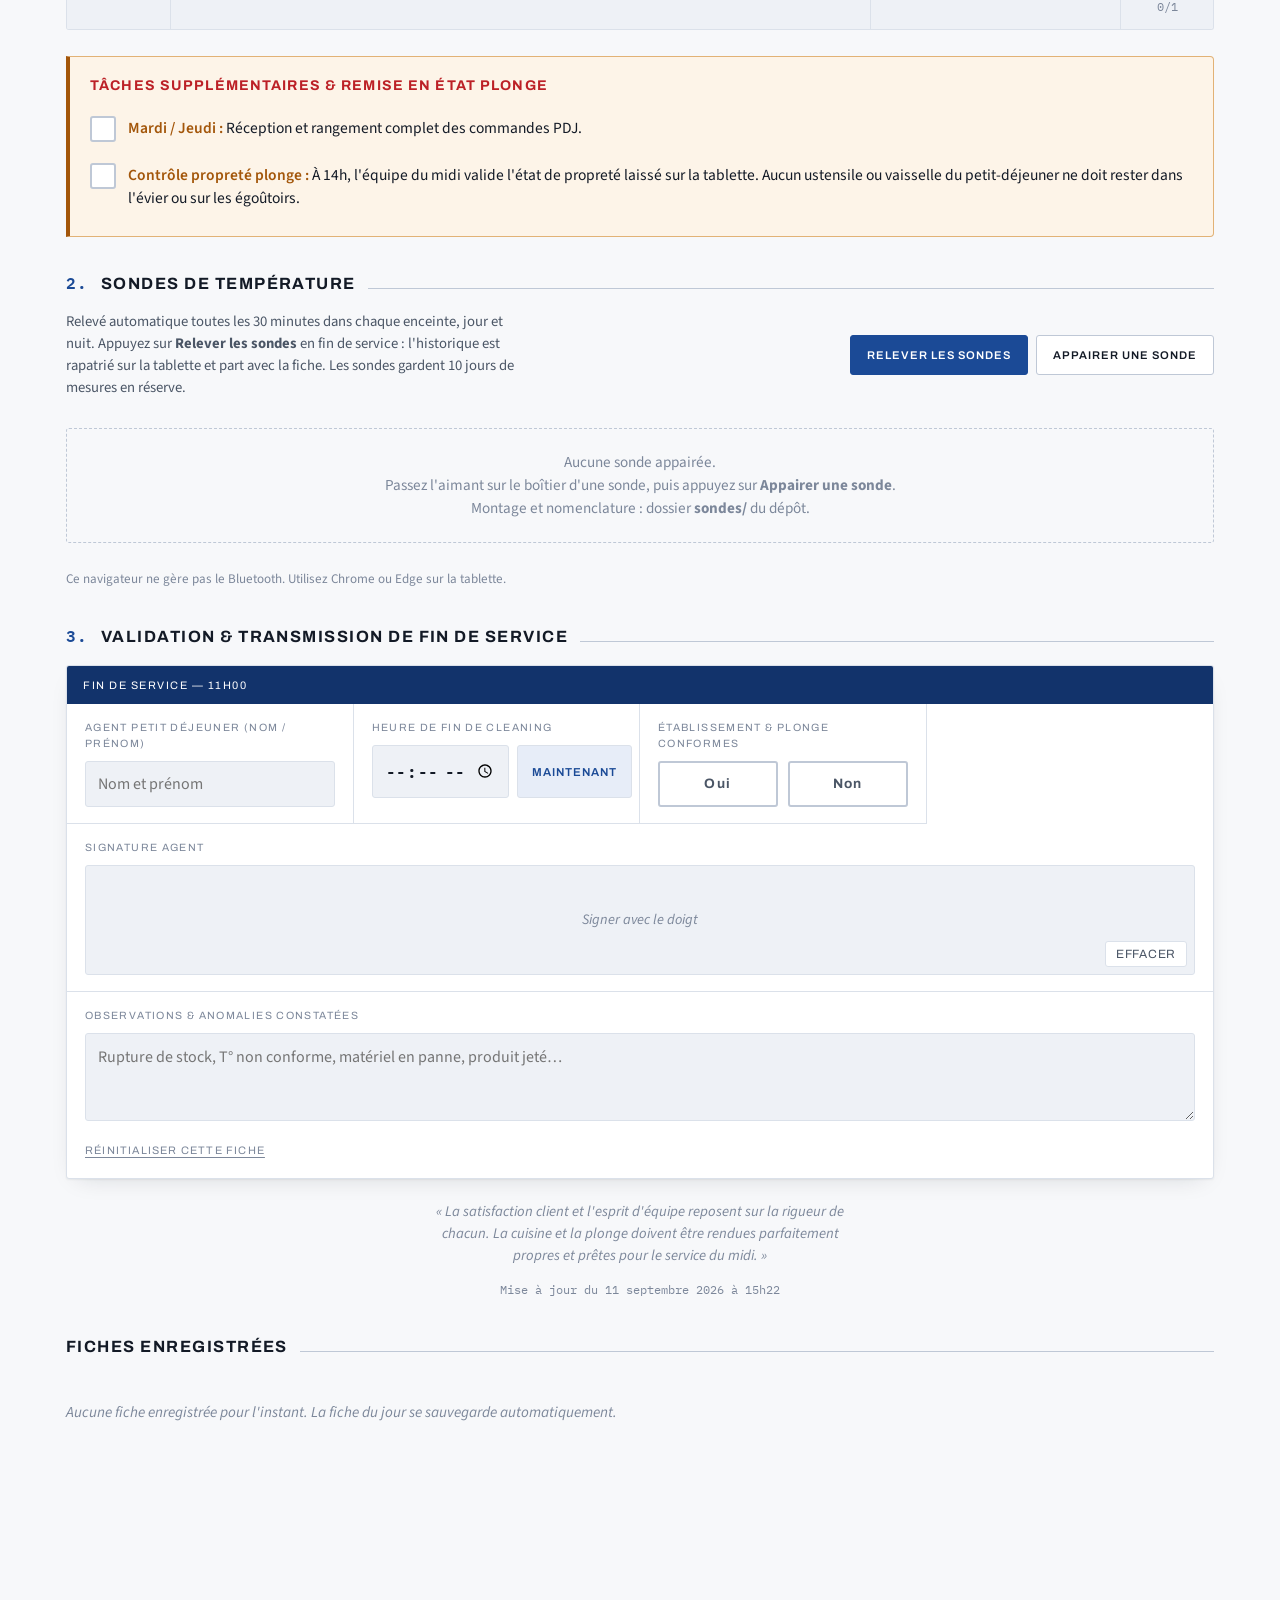
<file: checklist-petit-dejeuner.html>
<!doctype html>
<html lang="fr">
<head>
<meta charset="utf-8">
<meta name="viewport" content="width=device-width, initial-scale=1, viewport-fit=cover">
<!--ARTIFACT-START-->
<title>Check-list Petit Déjeuner Ibis Sisteron</title>
<link rel="preconnect" href="https://fonts.googleapis.com">
<link rel="preconnect" href="https://fonts.gstatic.com" crossorigin>
<!-- Polices chargées sans bloquer l'affichage : sans réseau, la fiche
     s'affiche tout de suite avec les polices du système. -->
<link rel="stylesheet" media="print" onload="this.media='all';this.onload=null"
      href="https://fonts.googleapis.com/css2?family=Archivo:wght@500;600;700&family=IBM+Plex+Mono:wght@500;600&family=Source+Sans+3:ital,wght@0,400;0,600;0,700;1,400&display=swap">
<noscript><link rel="stylesheet" href="https://fonts.googleapis.com/css2?family=Archivo:wght@500;600;700&family=IBM+Plex+Mono:wght@500;600&family=Source+Sans+3:ital,wght@0,400;0,600;0,700;1,400&display=swap"></noscript>
<style>
:root{
  --paper:#F7F8FA;
  --surface:#FFFFFF;
  --sunken:#EEF1F6;
  --ink:#131A26;
  --ink-2:#4B5666;
  --ink-3:#7C879A;
  --line:#DBE1EA;
  --line-strong:#BFC8D6;
  --navy:#12336B;
  --navy-2:#1B4A96;
  --navy-soft:#E7EDF8;
  --on-navy:#FFFFFF;
  --red:#BC2026;
  --red-soft:#FBECEC;
  --amber:#A3560A;
  --amber-soft:#FDF4E8;
  --amber-line:#E2B276;
  --green:#0F6B49;
  --green-soft:#E4F2EC;
  --shadow:0 1px 2px rgba(19,26,38,.06), 0 8px 24px -12px rgba(19,26,38,.18);
  --focus:#1B4A96;
  color-scheme:light;
}
@media (prefers-color-scheme: dark){
  :root:not([data-theme="light"]){
    --paper:#0E131C;
    --surface:#161D29;
    --sunken:#1D2634;
    --ink:#E8ECF3;
    --ink-2:#A7B2C2;
    --ink-3:#7A869A;
    --line:#2A3547;
    --line-strong:#3B4859;
    --navy:#22375E;
    --navy-2:#8AAFEA;
    --navy-soft:#1B2740;
    --on-navy:#EEF3FC;
    --red:#F2807F;
    --red-soft:#2E1B1E;
    --amber:#E3A860;
    --amber-soft:#251E14;
    --amber-line:#5C452A;
    --green:#63C5A0;
    --green-soft:#12281F;
    --shadow:0 1px 2px rgba(0,0,0,.4), 0 8px 24px -12px rgba(0,0,0,.6);
    --focus:#8AAFEA;
    color-scheme:dark;
  }
}
:root[data-theme="dark"]{
  --paper:#0E131C;
  --surface:#161D29;
  --sunken:#1D2634;
  --ink:#E8ECF3;
  --ink-2:#A7B2C2;
  --ink-3:#7A869A;
  --line:#2A3547;
  --line-strong:#3B4859;
  --navy:#22375E;
  --navy-2:#8AAFEA;
  --navy-soft:#1B2740;
  --on-navy:#EEF3FC;
  --red:#F2807F;
  --red-soft:#2E1B1E;
  --amber:#E3A860;
  --amber-soft:#251E14;
  --amber-line:#5C452A;
  --green:#63C5A0;
  --green-soft:#12281F;
  --shadow:0 1px 2px rgba(0,0,0,.4), 0 8px 24px -12px rgba(0,0,0,.6);
  --focus:#8AAFEA;
  color-scheme:dark;
}

*{box-sizing:border-box}
body{
  margin:0;
  background:var(--paper);
  color:var(--ink);
  font-family:"Source Sans 3","Segoe UI",Helvetica,Arial,sans-serif;
  font-size:16px;
  line-height:1.5;
  -webkit-text-size-adjust:100%;
  padding-bottom:124px;
}
h1,h2,h3{font-family:Archivo,"Segoe UI",Helvetica,Arial,sans-serif;margin:0;text-wrap:balance}
.mono{font-family:"IBM Plex Mono",ui-monospace,SFMono-Regular,Menlo,monospace;font-variant-numeric:tabular-nums}

.sheet{max-width:1180px;margin:0 auto;padding:20px 16px 40px}

/* ---------- En-tête ---------- */
.masthead{
  background:var(--navy);
  color:var(--on-navy);
  border-radius:4px;
  padding:22px 26px;
  display:flex;
  flex-wrap:wrap;
  gap:18px 28px;
  align-items:flex-start;
  justify-content:space-between;
}
.masthead h1{
  font-size:clamp(1.3rem,3.4vw,1.9rem);
  font-weight:700;
  letter-spacing:.06em;
  text-transform:uppercase;
  line-height:1.15;
}
.masthead .sub{
  font-style:italic;
  color:rgba(255,255,255,.78);
  font-size:.95rem;
  margin-top:6px;
}
.masthead-side{display:flex;flex-direction:column;gap:10px;align-items:flex-end}
.datefield{display:flex;align-items:center;gap:10px}
.datehuman{
  font-family:"IBM Plex Mono",monospace;font-size:.78rem;
  color:rgba(255,255,255,.72);text-align:right;letter-spacing:.02em;
}
.datefield label{
  font-family:Archivo,sans-serif;font-size:.7rem;letter-spacing:.14em;
  text-transform:uppercase;color:rgba(255,255,255,.7)
}
input[type="date"].date-input{
  font-family:"IBM Plex Mono",monospace;font-size:1rem;font-weight:600;
  background:rgba(255,255,255,.12);color:var(--on-navy);
  border:1px solid rgba(255,255,255,.35);border-radius:3px;
  padding:8px 10px;min-height:44px;
}
:root[data-theme="dark"] input[type="date"].date-input,
.date-input{color-scheme:dark}
.themebtn{
  background:transparent;border:1px solid rgba(255,255,255,.35);color:rgba(255,255,255,.85);
  border-radius:3px;padding:7px 12px;min-height:38px;cursor:pointer;
  font-family:Archivo,sans-serif;font-size:.7rem;letter-spacing:.12em;text-transform:uppercase;
}
.themebtn:hover{background:rgba(255,255,255,.12)}

/* ---------- Bandeau d'avertissement ---------- */
.notice{
  margin-top:14px;background:var(--amber-soft);border:1px solid var(--amber-line);
  border-left:4px solid var(--amber);border-radius:0 4px 4px 0;padding:14px 18px;
  display:flex;gap:14px;align-items:flex-start;
}
.notice b{display:block;color:var(--amber);font-family:Archivo,sans-serif;
  font-size:.78rem;letter-spacing:.08em;text-transform:uppercase;margin-bottom:5px}
.notice p{margin:0;font-size:.94rem;color:var(--ink-2)}
.notice .dismiss{
  margin-left:auto;flex:0 0 auto;background:transparent;border:0;cursor:pointer;
  color:var(--ink-3);font-size:1.4rem;line-height:1;padding:0 4px;
}
.notice .dismiss:hover{color:var(--ink)}
.notice[hidden]{display:none}
.notice ol{margin:9px 0 0;padding-left:20px;display:grid;gap:5px;font-size:.94rem;color:var(--ink-2)}
.notice code{
  font-family:"IBM Plex Mono",monospace;font-size:.88rem;
  background:var(--surface);border:1px solid var(--amber-line);border-radius:3px;
  padding:2px 6px;display:inline-block;word-break:break-all;
}

/* ---------- Missions ---------- */
.missions{
  border-left:4px solid var(--navy-2);
  background:var(--surface);
  border:1px solid var(--line);
  border-left:4px solid var(--navy-2);
  border-radius:0 4px 4px 0;
  padding:16px 20px;
  margin-top:18px;
  display:grid;
  gap:8px;
  box-shadow:var(--shadow);
}
.missions p{margin:0;color:var(--ink-2);font-size:.97rem}
.missions strong{color:var(--navy-2);font-family:Archivo,sans-serif;font-weight:700;letter-spacing:.02em}

/* ---------- Titres de section ---------- */
.section-title{
  display:flex;align-items:baseline;gap:12px;
  margin:34px 0 12px;
  font-size:1.02rem;font-weight:700;letter-spacing:.09em;text-transform:uppercase;
  color:var(--ink);
}
.section-title .num{
  font-family:"IBM Plex Mono",monospace;color:var(--navy-2);font-weight:600;
}
.section-title .rule{flex:1;height:1px;background:var(--line-strong)}

/* ---------- Tableau chronologique ---------- */
.tablehead{
  display:grid;
  grid-template-columns:104px minmax(0,1fr) 250px 92px;
  background:var(--navy);
  color:var(--on-navy);
  border-radius:3px 3px 0 0;
  font-family:Archivo,sans-serif;font-size:.68rem;letter-spacing:.14em;text-transform:uppercase;
}
.tablehead > div{padding:11px 14px;border-right:1px solid rgba(255,255,255,.18)}
.tablehead > div:last-child{border-right:0;text-align:center}

.slots{border:1px solid var(--line);border-top:0;border-radius:0 0 3px 3px;overflow:hidden;background:var(--surface)}
.slot{
  display:grid;
  grid-template-columns:104px minmax(0,1fr) 250px 92px;
  border-bottom:1px solid var(--line);
}
.slot:last-child{border-bottom:0}
.slot:nth-child(even){background:var(--sunken)}
.slot > div{padding:14px;border-right:1px solid var(--line)}
.slot > div:last-child{border-right:0}

.slot-time{
  font-family:"IBM Plex Mono",monospace;font-weight:600;font-size:.95rem;
  color:var(--navy-2);letter-spacing:-.01em;
}
.tasklist{display:flex;flex-direction:column;gap:2px;margin:-6px -8px}

.task{
  display:flex;gap:12px;align-items:flex-start;
  padding:9px 8px;border-radius:4px;cursor:pointer;
  min-height:44px;
  -webkit-tap-highlight-color:transparent;
}
.task:hover{background:var(--navy-soft)}
.task input{
  appearance:none;-webkit-appearance:none;
  flex:0 0 auto;width:26px;height:26px;margin:1px 0 0;
  border:2px solid var(--line-strong);border-radius:3px;
  background:var(--surface);cursor:pointer;position:relative;
  transition:background .12s ease, border-color .12s ease;
}
.task input:checked{background:var(--navy-2);border-color:var(--navy-2)}
.task input:checked::after{
  content:"";position:absolute;left:8px;top:3px;width:6px;height:12px;
  border:solid var(--surface);border-width:0 2.5px 2.5px 0;transform:rotate(43deg);
}
:root[data-theme="dark"] .task input:checked::after{border-color:#0E131C}
@media (prefers-color-scheme: dark){:root:not([data-theme="light"]) .task input:checked::after{border-color:#0E131C}}
.task input:focus-visible{outline:3px solid var(--focus);outline-offset:2px}
.task span{font-size:.97rem;line-height:1.45;padding-top:2px}
.task input:checked + span{color:var(--ink-3);text-decoration:line-through;text-decoration-color:var(--line-strong)}
.task.key span{font-weight:700}

.haccp{font-size:.9rem;color:var(--ink-2)}
.haccp .norm{display:block;font-family:"IBM Plex Mono",monospace;font-size:.85rem;margin-top:4px;color:var(--ink)}
.haccp.alert{color:var(--red);font-weight:700;font-family:Archivo,sans-serif;font-size:.88rem;letter-spacing:.02em}
/* Rouge gras : réservé à ce qui peut rendre un client malade. */
.critique{color:var(--red);font-weight:700}
.haccp .norm.critique{color:var(--red)}
/* Une tâche faite cesse d'alerter. */
.task input:checked + span .critique{color:var(--ink-3)}
.haccp.strong{color:var(--ink);font-weight:700;font-family:Archivo,sans-serif;font-size:.9rem;letter-spacing:.01em}

.val{display:flex;flex-direction:column;align-items:center;justify-content:center;gap:5px}
.val .mark{
  width:34px;height:34px;border-radius:50%;
  border:2px solid var(--line-strong);background:var(--surface);
  display:flex;align-items:center;justify-content:center;
  color:transparent;font-size:1rem;font-weight:700;
  transition:all .16s ease;
}
.val.done .mark{background:var(--green);border-color:var(--green);color:#fff}
:root[data-theme="dark"] .val.done .mark{color:#0E131C}
@media (prefers-color-scheme: dark){:root:not([data-theme="light"]) .val.done .mark{color:#0E131C}}
.val .count{font-family:"IBM Plex Mono",monospace;font-size:.72rem;color:var(--ink-3)}
.val.done .count{color:var(--green);font-weight:600}

/* ---------- Encadré tâches supplémentaires ---------- */
.extra{
  margin-top:26px;
  background:var(--amber-soft);
  border:1px solid var(--amber-line);
  border-left:4px solid var(--amber);
  border-radius:0 4px 4px 0;
  padding:18px 20px;
}
.extra h3{
  color:var(--red);font-size:.88rem;font-weight:700;letter-spacing:.08em;text-transform:uppercase;
  margin-bottom:10px;
}
.extra .tasklist{margin:0 -8px}
.extra .task:hover{background:rgba(163,86,10,.09)}
.extra .task span b{font-weight:700}
.extra .task span em{font-style:normal;color:var(--amber);font-weight:600}

/* ---------- Validation ---------- */
.validation{
  margin-top:16px;background:var(--surface);border:1px solid var(--line);border-radius:3px;
  box-shadow:var(--shadow);overflow:hidden;
}
.validation .vhead{
  background:var(--navy);color:var(--on-navy);padding:11px 16px;
  font-family:Archivo,sans-serif;font-size:.68rem;letter-spacing:.14em;text-transform:uppercase;
}
.vgrid{display:grid;grid-template-columns:repeat(auto-fit,minmax(230px,1fr));gap:0}
.vcell{padding:16px 18px;border-right:1px solid var(--line);border-bottom:1px solid var(--line)}
.vcell:last-child{border-right:0}
.vcell.sig{grid-column:1/-1;border-right:0}
.vcell > label,.flabel{
  display:block;font-family:Archivo,sans-serif;font-size:.66rem;letter-spacing:.13em;
  text-transform:uppercase;color:var(--ink-3);margin-bottom:9px;
}
.vcell input[type="text"],.vcell input[type="time"],textarea{
  width:100%;font-family:inherit;font-size:1rem;color:var(--ink);
  background:var(--sunken);border:1px solid var(--line);border-radius:3px;
  padding:11px 12px;min-height:46px;
}
.vcell input[type="time"]{font-family:"IBM Plex Mono",monospace;font-weight:600}
input:focus-visible,textarea:focus-visible,button:focus-visible,select:focus-visible{
  outline:3px solid var(--focus);outline-offset:2px
}
.timerow{display:flex;gap:8px}
.nowbtn{
  flex:0 0 auto;background:var(--navy-soft);color:var(--navy-2);border:1px solid var(--line);
  border-radius:3px;padding:0 14px;min-height:46px;cursor:pointer;
  font-family:Archivo,sans-serif;font-size:.72rem;letter-spacing:.08em;text-transform:uppercase;font-weight:600;
}
.nowbtn:hover{background:var(--navy);color:var(--on-navy);border-color:var(--navy)}

.segmented{display:flex;gap:10px}
.seg{
  flex:1;position:relative;
}
.seg input{position:absolute;opacity:0;width:0;height:0}
.seg span{
  display:flex;align-items:center;justify-content:center;
  min-height:46px;border:2px solid var(--line-strong);border-radius:3px;
  font-family:Archivo,sans-serif;font-weight:700;letter-spacing:.1em;font-size:.85rem;
  color:var(--ink-2);cursor:pointer;background:var(--surface);
}
.seg input:checked + span{color:#fff}
.seg.oui input:checked + span{background:var(--green);border-color:var(--green)}
.seg.non input:checked + span{background:var(--red);border-color:var(--red)}
:root[data-theme="dark"] .seg input:checked + span{color:#0E131C}
@media (prefers-color-scheme: dark){:root:not([data-theme="light"]) .seg input:checked + span{color:#0E131C}}
.seg input:focus-visible + span{outline:3px solid var(--focus);outline-offset:2px}

.sigwrap{position:relative}
.sigpad{
  width:100%;height:110px;background:var(--sunken);
  border:1px solid var(--line);border-radius:3px;
  touch-action:none;cursor:crosshair;display:block;
}
.sighint{
  position:absolute;inset:0;display:flex;align-items:center;justify-content:center;
  pointer-events:none;color:var(--ink-3);font-size:.9rem;font-style:italic;
}
.sigwrap.signed .sighint{display:none}
.clearsig{
  position:absolute;right:8px;bottom:8px;background:var(--surface);border:1px solid var(--line);
  border-radius:3px;padding:5px 10px;font-size:.75rem;color:var(--ink-2);cursor:pointer;
  font-family:Archivo,sans-serif;letter-spacing:.06em;text-transform:uppercase;
}
.clearsig:hover{color:var(--red);border-color:var(--red)}

.notes{padding:16px 18px}
.notes textarea{min-height:88px;resize:vertical;line-height:1.5}

.quote{
  margin:22px 0 0;text-align:center;font-style:italic;color:var(--ink-3);
  font-size:.92rem;max-width:62ch;margin-inline:auto;
}
.version{
  margin:14px 0 0;text-align:center;
  font-family:"IBM Plex Mono",monospace;font-size:.75rem;color:var(--ink-3);
}

/* ---------- Sondes de température ---------- */
.probes{margin-top:14px}
.probes-bar{
  display:flex;flex-wrap:wrap;gap:12px 20px;align-items:center;justify-content:space-between;
  margin-bottom:14px;
}
.probes-intro{margin:0;font-size:.92rem;color:var(--ink-2);max-width:64ch}
.probes-actions{display:flex;gap:8px;flex-wrap:wrap}
.probes-actions button.btn{min-height:40px;font-size:.7rem}
.pbanner{
  display:flex;gap:12px;align-items:flex-start;
  background:var(--red-soft);border:1px solid var(--red);border-left-width:4px;border-radius:3px;
  padding:12px 16px;margin-bottom:14px;font-size:.92rem;color:var(--red);font-weight:600;
}
.pbanner ul{margin:6px 0 0;padding-left:20px;font-weight:400;color:var(--ink)}
.pbanner.avert{background:var(--amber-soft);border-color:var(--amber-line);color:var(--amber)}
.pgrid{display:grid;gap:12px;grid-template-columns:repeat(auto-fit,minmax(288px,1fr))}
.pcard{
  background:var(--surface);border:1px solid var(--line);border-radius:3px;
  padding:14px 16px 11px;display:flex;flex-direction:column;gap:10px;
}
.pcard.ko{border-color:var(--red);background:var(--red-soft)}
/* Sur fond d'alerte, la pastille a la même couleur que la carte : on lui rend
   le fond de la page pour qu'elle reste lisible comme une pastille. */
.pcard.ko .pill.ko{background:var(--surface)}
.pcard.muet{border-style:dashed}
.phead{display:flex;gap:10px;align-items:flex-start;justify-content:space-between}
.pnom{font-family:Archivo,sans-serif;font-weight:600;font-size:1rem;line-height:1.25}
.pnom span{
  display:block;font-family:"IBM Plex Mono",monospace;font-size:.68rem;font-weight:500;
  letter-spacing:.06em;color:var(--ink-3);margin-top:3px;text-transform:uppercase;
}
.pnow{display:flex;align-items:baseline;gap:10px;flex-wrap:wrap}
.ptemp{
  font-family:"IBM Plex Mono",monospace;font-weight:600;font-size:2.05rem;
  line-height:1;letter-spacing:-.02em;
}
.ptemp.ko{color:var(--red)}
.ptemp.vide{color:var(--ink-3);font-size:1.05rem;font-weight:500}
.page{font-family:"IBM Plex Mono",monospace;font-size:.78rem;color:var(--ink-3)}
.pstats{display:flex;gap:16px;flex-wrap:wrap;font-family:"IBM Plex Mono",monospace;font-size:.76rem;color:var(--ink-3)}
.pstats b{font-weight:600;color:var(--ink)}
.pstats .ko{color:var(--red)}
.pspark{display:block;width:100%;height:48px}
.pbatt{display:flex;align-items:center;gap:9px;font-family:"IBM Plex Mono",monospace;font-size:.76rem;color:var(--ink-2)}
.pjauge{flex:1;min-width:56px;height:6px;background:var(--sunken);border-radius:3px;overflow:hidden}
.pjauge i{display:block;height:100%;background:var(--green)}
.pjauge i.bas{background:var(--amber)}
.pjauge i.vide{background:var(--red)}
.pfoot{display:flex;gap:14px;flex-wrap:wrap;border-top:1px solid var(--line);padding-top:9px}
.plink{
  font:inherit;font-size:.78rem;background:none;border:0;padding:0;cursor:pointer;
  color:var(--navy-2);text-decoration:underline;text-underline-offset:3px;
}
.plink.danger{color:var(--red)}
.pempty{
  border:1px dashed var(--line-strong);border-radius:3px;padding:22px 20px;
  color:var(--ink-3);font-size:.95rem;text-align:center;
}
.pnote{margin:12px 0 0;font-size:.82rem;color:var(--ink-3)}

/* ---------- Historique ---------- */
.history{margin-top:36px}
.hlist{display:grid;gap:8px;margin-top:12px}
.hempty{color:var(--ink-3);font-style:italic;font-size:.95rem;padding:14px 0}
.hrow{
  display:flex;flex-wrap:wrap;gap:10px 16px;align-items:center;
  background:var(--surface);border:1px solid var(--line);border-radius:3px;
  padding:12px 16px;cursor:pointer;text-align:left;width:100%;font:inherit;color:inherit;
}
.hrow:hover{border-color:var(--navy-2);background:var(--navy-soft)}
.hrow .hdate{font-family:"IBM Plex Mono",monospace;font-weight:600;color:var(--navy-2);min-width:110px}
.hrow .hagent{flex:1;min-width:120px}
.hrow .hstat{font-family:"IBM Plex Mono",monospace;font-size:.85rem;color:var(--ink-3)}
.pill{
  font-family:Archivo,sans-serif;font-size:.66rem;letter-spacing:.1em;text-transform:uppercase;
  font-weight:700;padding:4px 9px;border-radius:2px;
}
.pill.ok{background:var(--green-soft);color:var(--green)}
.pill.ko{background:var(--red-soft);color:var(--red)}
.pill.wip{background:var(--sunken);color:var(--ink-3)}

/* ---------- Barre d'actions ---------- */
.actionbar{
  position:fixed;left:0;right:0;bottom:0;z-index:40;
  background:var(--surface);border-top:1px solid var(--line-strong);
  padding:10px 16px calc(10px + env(safe-area-inset-bottom));
  display:flex;gap:14px;align-items:center;flex-wrap:wrap;
  box-shadow:0 -6px 20px -14px rgba(0,0,0,.5);
}
.progress{flex:1;min-width:200px}
.progress .ptop{display:flex;justify-content:space-between;align-items:baseline;gap:12px;margin-bottom:6px}
.progress .plabel{font-family:Archivo,sans-serif;font-size:.68rem;letter-spacing:.12em;text-transform:uppercase;color:var(--ink-3)}
.progress .pcount{font-family:"IBM Plex Mono",monospace;font-weight:600;font-size:.9rem}
.bar{height:7px;background:var(--sunken);border-radius:4px;overflow:hidden}
.bar i{display:block;height:100%;width:0;background:var(--navy-2);transition:width .25s ease}
.bar i.full{background:var(--green)}
.actions{display:flex;gap:8px;flex-wrap:wrap}
button.btn{
  font-family:Archivo,sans-serif;font-size:.74rem;letter-spacing:.09em;text-transform:uppercase;font-weight:600;
  border-radius:3px;padding:0 16px;min-height:46px;cursor:pointer;
  border:1px solid var(--line-strong);background:var(--surface);color:var(--ink);
}
button.btn:hover{border-color:var(--navy-2);color:var(--navy-2)}
button.btn.primary{background:var(--navy-2);border-color:var(--navy-2);color:#fff}
button.btn.primary:hover{filter:brightness(1.1);color:#fff}
:root[data-theme="dark"] button.btn.primary{color:#0E131C}
@media (prefers-color-scheme: dark){:root:not([data-theme="light"]) button.btn.primary{color:#0E131C}}
.saved{font-family:"IBM Plex Mono",monospace;font-size:.78rem;color:var(--ink-3);white-space:nowrap}

/* ---------- Dialogue export ---------- */
dialog{
  border:1px solid var(--line-strong);border-radius:4px;background:var(--surface);color:var(--ink);
  max-width:min(720px,94vw);width:100%;padding:0;box-shadow:0 24px 60px -20px rgba(0,0,0,.5);
}
dialog::backdrop{background:rgba(10,15,24,.55)}
.dlg-head{background:var(--navy);color:var(--on-navy);padding:14px 20px;display:flex;justify-content:space-between;align-items:center;gap:14px}
.dlg-head h3{font-size:.9rem;letter-spacing:.1em;text-transform:uppercase}
.dlg-body{padding:20px;display:grid;gap:16px;max-height:min(74vh,720px);overflow-y:auto}
.field{display:grid;gap:8px}
.field input[type="text"]{
  width:100%;font-family:inherit;font-size:1rem;color:var(--ink);
  background:var(--sunken);border:1px solid var(--line);border-radius:3px;
  padding:11px 12px;min-height:46px;
}
.scopes{display:grid;gap:8px}
.scope{display:flex;gap:12px;align-items:flex-start;cursor:pointer;
  border:1px solid var(--line);border-radius:3px;padding:12px 14px;background:var(--surface)}
.scope:hover{border-color:var(--navy-2)}
.scope input{
  appearance:none;-webkit-appearance:none;flex:0 0 auto;
  width:22px;height:22px;margin:2px 0 0;border:2px solid var(--line-strong);border-radius:50%;
  background:var(--surface);position:relative;cursor:pointer;
}
.scope input:checked{border-color:var(--navy-2)}
.scope input:checked::after{
  content:"";position:absolute;inset:3px;border-radius:50%;background:var(--navy-2);
}
.scope input:focus-visible{outline:3px solid var(--focus);outline-offset:2px}
.scope:has(input:checked){border-color:var(--navy-2);background:var(--navy-soft)}
.scope b{display:block;font-size:.97rem;font-weight:700}
.scope i{display:block;font-style:normal;font-size:.87rem;color:var(--ink-2);margin-top:2px}
.resetlink{
  background:none;border:0;padding:6px 0;margin-top:10px;cursor:pointer;
  font-family:Archivo,sans-serif;font-size:.68rem;letter-spacing:.11em;text-transform:uppercase;
  color:var(--ink-3);text-decoration:underline;text-underline-offset:3px;
}
.resetlink:hover{color:var(--red)}
.dlg-body p{margin:0;color:var(--ink-2);font-size:.94rem}
.dlg-body textarea{width:100%;min-height:180px;font-family:"IBM Plex Mono",monospace;font-size:.8rem;resize:vertical}
.dlg-actions{display:flex;gap:8px;flex-wrap:wrap}
.closex{background:transparent;border:0;color:rgba(255,255,255,.8);font-size:1.5rem;line-height:1;cursor:pointer;padding:0 4px}
.closex:hover{color:#fff}

.toast{
  position:fixed;left:50%;transform:translateX(-50%);bottom:110px;z-index:60;
  background:var(--navy);color:var(--on-navy);padding:12px 20px;border-radius:3px;
  font-size:.92rem;box-shadow:var(--shadow);opacity:0;pointer-events:none;
  transition:opacity .2s ease, transform .2s ease;max-width:90vw;text-align:center;
}
.toast.show{opacity:1;transform:translateX(-50%) translateY(-6px)}

/* ---------- Tablette / mobile ---------- */
@media (max-width:960px){
  body{padding-bottom:172px}
  .tablehead{display:none}
  .slots{border-radius:3px;border-top:1px solid var(--line)}
  .slot{grid-template-columns:1fr;gap:0}
  .slot > div{border-right:0;border-bottom:1px dashed var(--line)}
  .slot > div:last-child{border-bottom:0}
  .slot-time{
    display:flex;align-items:center;justify-content:space-between;
    background:var(--navy-soft);font-size:1.05rem;padding:12px 14px;
  }
  .slot-time::after{content:attr(data-count);font-size:.75rem;color:var(--ink-3);font-weight:500}
  .val{flex-direction:row;gap:10px;justify-content:flex-start}
  .val::before{
    content:"Validation";font-family:Archivo,sans-serif;font-size:.66rem;letter-spacing:.13em;
    text-transform:uppercase;color:var(--ink-3);margin-right:auto;
  }
  .haccp::before{
    content:"Rappel HACCP";display:block;font-family:Archivo,sans-serif;font-size:.62rem;
    letter-spacing:.13em;text-transform:uppercase;color:var(--ink-3);margin-bottom:5px;
  }
  .masthead{flex-direction:column}
  .masthead-side{align-items:stretch;width:100%}
  .datefield{justify-content:space-between}
}
@media (prefers-reduced-motion: reduce){
  *{transition:none !important;animation:none !important}
}

/* ---------- Impression ---------- */
@media print{
  body{background:#fff;color:#000;padding:0;font-size:11pt}
  .actionbar,.themebtn,.nowbtn,.clearsig,.history,.toast,dialog{display:none !important}
  .probes-actions,.pfoot{display:none !important}
  .pcard{break-inside:avoid;border:1px solid #BFC8D6}
  .sheet{max-width:none;padding:0}
  .masthead{background:#12336B !important;-webkit-print-color-adjust:exact;print-color-adjust:exact}
  .slot,.extra,.validation,.missions{break-inside:avoid}
  .tablehead{-webkit-print-color-adjust:exact;print-color-adjust:exact}
  .task input{-webkit-print-color-adjust:exact;print-color-adjust:exact}
  .critique,.haccp.alert{color:#BC2026 !important;-webkit-print-color-adjust:exact;print-color-adjust:exact}
}
</style>
</head>
<body>
<div class="sheet">

  <header class="masthead">
    <div>
      <h1>Check-list &amp; Hygiène Petit Déjeuner</h1>
      <div class="sub">Hôtel Ibis Sisteron — Respect des procédures HACCP &amp; Passage de consignes</div>
    </div>
    <div class="masthead-side">
      <div class="datefield">
        <label for="fiche-date">Date du service</label>
        <input type="date" id="fiche-date" class="date-input">
      </div>
      <div class="datehuman" id="date-human"></div>
      <button type="button" class="themebtn" id="theme-toggle">Mode sombre</button>
    </div>
  </header>

<section class="notice" id="static-warning">
    <div>
      <b>Cette fenêtre n'exécute pas le script</b>
      <p>La fiche est lisible et imprimable ici, mais <b>rien ne peut être coché durablement,
      signé ni enregistré</b> : c'est le cas des aperçus de pièces jointes. Pour vous en servir
      réellement, ouvrez-la dans Chrome :</p>
      <ol>
        <li><b>Enregistrez</b> ce fichier (et non « ouvrir ») : il arrive dans les Téléchargements.</li>
        <li>Ouvrez <b>Chrome</b>, puis tapez cette adresse dans la barre du haut :
            <br><code>file:///sdcard/Download/</code></li>
        <li>Dans la liste qui s'affiche, tapez sur <code>checklist-petit-dejeuner.html</code>.</li>
        <li>Menu <b>⋮ → Ajouter à l'écran d'accueil</b>, pour la lancer comme une application.</li>
      </ol>
    </div>
  </section>
  <script>(function(){var e=document.getElementById("static-warning");if(e&&e.parentNode)e.parentNode.removeChild(e);})();</script>

  <section class="notice" id="notice" hidden>
    <div>
      <b id="notice-title">Aperçu</b>
      <p id="notice-text"></p>
    </div>
    <button type="button" class="dismiss" id="notice-close" aria-label="Masquer">&times;</button>
  </section>

  <section class="missions">
    <p><strong>Mission principale :</strong> Accueil et service clients prioritaires en salle.</p>
    <p><strong>Deuxième mission :</strong> Application du plan HACCP, entretien permanent et remise en état complète de la cuisine et de la plonge avant 11h30.</p>
  </section>

  <h2 class="section-title"><span class="num">1.</span> Déroulé et tâches chronologiques <span class="rule"></span></h2>

  <div class="tablehead" aria-hidden="true">
    <div>Horaire</div>
    <div>Tâches &amp; actions opérationnelles</div>
    <div>Rappel HACCP / Consignes</div>
    <div>Val.</div>
  </div>
  <div class="slots" id="slots">
    <div class="slot">
      <div class="slot-time" data-slot="0" data-count="0/3">06h00</div>
      <div>
        <div class="tasklist">
          <label class="task"><input type="checkbox" id="t0-0" data-id="t0-0"><span>Prise de poste (T-shirt propre, badge, surchaussures).</span></label>
          <label class="task"><input type="checkbox" id="t0-1" data-id="t0-1"><span>Prise des consignes réception (Nb de PDJ + cuissons).</span></label>
          <label class="task"><input type="checkbox" id="t0-2" data-id="t0-2"><span>Remplir le bac de plonge avec produit adapté.</span></label></div></div>
      <div class="haccp">Contrôle visuel propreté zone</div>
      <div class="val" data-val="0"><span class="mark">✓</span><span class="count">0/3</span></div></div>
    <div class="slot">
      <div class="slot-time" data-slot="1" data-count="0/2">06h00 – 08h00</div>
      <div>
        <div class="tasklist">
          <label class="task"><input type="checkbox" id="t1-0" data-id="t1-0"><span><b class='critique'>Relevé T°</b> sur tablette (Profil <i>Ibis Petit Déjeuner</i> &gt; CONTRÔLE MATÉRIEL).</span></label>
          <label class="task"><input type="checkbox" id="t1-1" data-id="t1-1"><span>Vérification congélateurs coffres/verticaux, chambre froide, frigos, timbres inox.</span></label></div></div>
      <div class="haccp"><b>Normes T° :</b><span class="norm critique">Positif : +1°C à +4°C<br>Négatif : -23°C à -18°C</span></div>
      <div class="val" data-val="1"><span class="mark">✓</span><span class="count">0/2</span></div></div>
    <div class="slot">
      <div class="slot-time" data-slot="2" data-count="0/3">07h30</div>
      <div>
        <div class="tasklist">
          <label class="task"><input type="checkbox" id="t2-0" data-id="t2-0"><span>Tour de la chambre froide (vérifier doublons prêts).</span></label>
          <label class="task"><input type="checkbox" id="t2-1" data-id="t2-1"><span>Rangement stocks congelés cuisine si nécessaire.</span></label>
          <label class="task"><input type="checkbox" id="t2-2" data-id="t2-2"><span>Nettoyage des tables au fur et à mesure des départs clients.</span></label></div></div>
      <div class="haccp"><b class='critique'>Rotation des stocks (FIFO)</b></div>
      <div class="val" data-val="2"><span class="mark">✓</span><span class="count">0/3</span></div></div>
    <div class="slot">
      <div class="slot-time" data-slot="3" data-count="0/4">08h00</div>
      <div>
        <div class="tasklist">
          <label class="task key"><input type="checkbox" id="t3-0" data-id="t3-0"><span><b class='critique'>Relevé T°</b> buffet sur tablette : <b>Fromage blanc &amp; Jambon blanc.</b></span></label>
          <label class="task"><input type="checkbox" id="t3-1" data-id="t3-1"><span><b class='critique'>Relevé T°</b> banque froide.</span></label>
          <label class="task"><input type="checkbox" id="t3-2" data-id="t3-2"><span>Vider et nettoyer les machines à café.</span></label>
          <label class="task"><input type="checkbox" id="t3-3" data-id="t3-3"><span>Remplissage du buffet &amp; accueil clients.</span></label></div></div>
      <div class="haccp alert">Si T° produit &gt; 10°C :<br>Jeter et remplacer !</div>
      <div class="val" data-val="3"><span class="mark">✓</span><span class="count">0/4</span></div></div>
    <div class="slot">
      <div class="slot-time" data-slot="4" data-count="0/3">08h30</div>
      <div>
        <div class="tasklist">
          <label class="task"><input type="checkbox" id="t4-0" data-id="t4-0"><span>Point sur le nombre de petits-déjeuners restants.</span></label>
          <label class="task"><input type="checkbox" id="t4-1" data-id="t4-1"><span>Préparation des étiquettes <b class='critique'>(alerte DLC/DLUO)</b>.</span></label>
          <label class="task key"><input type="checkbox" id="t4-2" data-id="t4-2"><span>Avancer la plonge au fur et à mesure.</span></label></div></div>
      <div class="haccp">Ne rien laisser s'accumuler en plonge</div>
      <div class="val" data-val="4"><span class="mark">✓</span><span class="count">0/3</span></div></div>
    <div class="slot">
      <div class="slot-time" data-slot="5" data-count="0/4">10h00</div>
      <div>
        <div class="tasklist">
          <label class="task"><input type="checkbox" id="t5-0" data-id="t5-0"><span><b class='critique'>Relevé T°</b> final des produits et du buffet sur la tablette.</span></label>
          <label class="task"><input type="checkbox" id="t5-1" data-id="t5-1"><span>Débarrassage et rangement buffet froid et sec + nettoyage.</span></label>
          <label class="task"><input type="checkbox" id="t5-2" data-id="t5-2"><span>Nettoyage plan de travail cuisine / dessert.</span></label>
          <label class="task key"><input type="checkbox" id="t5-3" data-id="t5-3"><span>Finition &amp; nettoyage complet de la plonge.</span></label></div></div>
      <div class="haccp"><b class='critique'>Relevés à saisir sur la tablette</b></div>
      <div class="val" data-val="5"><span class="mark">✓</span><span class="count">0/4</span></div></div>
    <div class="slot">
      <div class="slot-time" data-slot="6" data-count="0/3">11h00</div>
      <div>
        <div class="tasklist">
          <label class="task key"><input type="checkbox" id="t6-0" data-id="t6-0"><span>Vérification finale cuisine / plonge (état nickel avant arrivée équipe midi).</span></label>
          <label class="task"><input type="checkbox" id="t6-1" data-id="t6-1"><span>Nettoyage des tables, machines à café.</span></label>
          <label class="task"><input type="checkbox" id="t6-2" data-id="t6-2"><span>Passage aspirateur salle + Pergola.</span></label></div></div>
      <div class="haccp strong">Plonge rendue nickel pour l'équipe du midi</div>
      <div class="val" data-val="6"><span class="mark">✓</span><span class="count">0/3</span></div></div>
    <div class="slot">
      <div class="slot-time" data-slot="7" data-count="0/1">11h30</div>
      <div>
        <div class="tasklist">
          <label class="task"><input type="checkbox" id="t7-0" data-id="t7-0"><span>Pause puis départ service Étages.</span></label></div></div>
      <div class="haccp">Passage de consignes</div>
      <div class="val" data-val="7"><span class="mark">✓</span><span class="count">0/1</span></div></div>
  </div>

  <section class="extra">
    <h3>Tâches supplémentaires &amp; remise en état plonge</h3>
    <div class="tasklist" id="extra-tasks">
      <label class="task"><input type="checkbox" id="x0" data-id="x0"><span><em>Mardi / Jeudi :</em> Réception et rangement complet des commandes PDJ.</span></label>
      <label class="task"><input type="checkbox" id="x1" data-id="x1"><span><em>Contrôle propreté plonge :</em> À 14h, l'équipe du midi valide l'état de propreté laissé sur la tablette. Aucun ustensile ou vaisselle du petit-déjeuner ne doit rester dans l'évier ou sur les égoûtoirs.</span></label>
    </div>
  </section>

  <h2 class="section-title"><span class="num">2.</span> Sondes de température <span class="rule"></span></h2>

  <section class="probes">
    <div class="probes-bar">
      <p class="probes-intro">Relevé automatique toutes les 30 minutes dans chaque enceinte, jour et nuit.
        Appuyez sur <b>Relever les sondes</b> en fin de service : l'historique est rapatrié sur la tablette
        et part avec la fiche. Les sondes gardent 10 jours de mesures en réserve.</p>
      <div class="probes-actions">
        <button type="button" class="btn primary" id="probe-sync">Relever les sondes</button>
        <button type="button" class="btn" id="probe-add">Appairer une sonde</button>
      </div>
    </div>
    <div id="probe-banner"></div>
    <div class="pgrid" id="probe-grid"></div>
    <p class="pnote" id="probe-note"></p>
  </section>

  <h2 class="section-title"><span class="num">3.</span> Validation &amp; transmission de fin de service <span class="rule"></span></h2>

  <section class="validation">
    <div class="vhead">Fin de service — 11h00</div>
    <div class="vgrid">
      <div class="vcell">
        <label for="agent">Agent petit déjeuner (nom / prénom)</label>
        <input type="text" id="agent" autocomplete="name" placeholder="Nom et prénom">
      </div>
      <div class="vcell">
        <label for="endtime">Heure de fin de cleaning</label>
        <div class="timerow">
          <input type="time" id="endtime">
          <button type="button" class="nowbtn" id="now-btn">Maintenant</button>
        </div>
      </div>
      <div class="vcell">
        <span class="flabel">Établissement &amp; plonge conformes</span>
        <div class="segmented">
          <label class="seg oui"><input type="radio" name="conforme" value="OUI"><span>Oui</span></label>
          <label class="seg non"><input type="radio" name="conforme" value="NON"><span>Non</span></label>
        </div>
      </div>
      <div class="vcell sig">
        <span class="flabel">Signature agent</span>
        <div class="sigwrap" id="sigwrap">
          <canvas class="sigpad" id="sigpad"></canvas>
          <div class="sighint">Signer avec le doigt</div>
          <button type="button" class="clearsig" id="clear-sig">Effacer</button>
        </div>
      </div>
    </div>
    <div class="notes">
      <label class="flabel" for="notes">Observations &amp; anomalies constatées</label>
      <textarea id="notes" placeholder="Rupture de stock, T° non conforme, matériel en panne, produit jeté…"></textarea>
      <button type="button" class="resetlink" id="reset-btn">Réinitialiser cette fiche</button>
    </div>
  </section>

  <p class="quote">« La satisfaction client et l'esprit d'équipe reposent sur la rigueur de chacun. La cuisine et la plonge doivent être rendues parfaitement propres et prêtes pour le service du midi. »</p>

  <p class="version"><!--MAJ-->Mise à jour du 11 septembre 2026 à 15h22</p>

  <section class="history">
    <h2 class="section-title">Fiches enregistrées <span class="rule"></span></h2>
    <div class="hlist" id="hlist"></div>
  </section>

</div>

<div class="actionbar">
  <div class="progress">
    <div class="ptop">
      <span class="plabel">Avancement du service</span>
      <span class="pcount" id="pcount">0 / 0</span>
    </div>
    <div class="bar"><i id="pbar"></i></div>
  </div>
  <span class="saved" id="saved-at">—</span>
  <div class="actions">
    <button type="button" class="btn" id="print-btn">Imprimer / PDF</button>
    <button type="button" class="btn" id="export-btn">Transmettre</button>
    <button type="button" class="btn primary" id="close-btn">Clôturer la fiche</button>
  </div>
</div>

<dialog id="export-dlg">
  <div class="dlg-head">
    <h3>Transmettre la fiche</h3>
    <button type="button" class="closex" id="dlg-close" aria-label="Fermer">&times;</button>
  </div>
  <div class="dlg-body">
    <div class="field">
      <label class="flabel" for="recipients">Destinataires (séparés par une virgule)</label>
      <input type="text" id="recipients" inputmode="email" autocomplete="off"
             placeholder="direction@hotel.fr, gouvernante@hotel.fr">
    </div>
    <div class="field">
      <span class="flabel">Contenu à transmettre</span>
      <div class="scopes">
        <label class="scope">
          <input type="radio" name="scope" value="jour" checked>
          <span><b>Récapitulatif du jour</b><i>Texte lisible : avancement, tâches non validées, anomalies, émargement.</i></span>
        </label>
        <label class="scope">
          <input type="radio" name="scope" value="csv">
          <span><b>Historique complet (CSV)</b><i>Tableau Excel : une ligne par jour, une colonne par tâche.</i></span>
        </label>
        <label class="scope">
          <input type="radio" name="scope" value="json">
          <span><b>Sauvegarde complète (JSON)</b><i>Toutes les données, pour archivage ou changement de tablette.</i></span>
        </label>
      </div>
    </div>
    <div class="dlg-actions">
      <button type="button" class="btn primary" id="share-btn" hidden>Partager…</button>
      <button type="button" class="btn" id="send-mail">Envoyer par e-mail</button>
      <button type="button" class="btn" id="dl-file">Enregistrer le fichier</button>
      <button type="button" class="btn" id="copy-file">Copier</button>
    </div>
    <p id="dlg-note"></p>
    <textarea id="dlg-out" readonly spellcheck="false"></textarea>
  </div>
</dialog>

<div class="toast" id="toast" role="status" aria-live="polite"></div>

<script>
(function(){
  "use strict";

  /* ============ Contenu de la fiche ============ */
  var SLOTS = [
    { time:"06h00", tasks:[
        "Prise de poste (T-shirt propre, badge, surchaussures).",
        "Prise des consignes réception (Nb de PDJ + cuissons).",
        "Remplir le bac de plonge avec produit adapté."
      ],
      haccp:{ html:"Contrôle visuel propreté zone" } },

    { time:"06h00 – 08h00", tasks:[
        "<b class='critique'>Relevé T°</b> sur tablette (Profil <i>Ibis Petit Déjeuner</i> &gt; CONTRÔLE MATÉRIEL).",
        "Vérification congélateurs coffres/verticaux, chambre froide, frigos, timbres inox."
      ],
      haccp:{ html:"<b>Normes T° :</b><span class=\"norm critique\">Positif : +1°C à +4°C<br>Négatif : -23°C à -18°C</span>" } },

    { time:"07h30", tasks:[
        "Tour de la chambre froide (vérifier doublons prêts).",
        "Rangement stocks congelés cuisine si nécessaire.",
        "Nettoyage des tables au fur et à mesure des départs clients."
      ],
      haccp:{ html:"<b class='critique'>Rotation des stocks (FIFO)</b>" } },

    { time:"08h00", tasks:[
        { html:"<b class='critique'>Relevé T°</b> buffet sur tablette : <b>Fromage blanc &amp; Jambon blanc.</b>", key:true },
        "<b class='critique'>Relevé T°</b> banque froide.",
        "Vider et nettoyer les machines à café.",
        "Remplissage du buffet &amp; accueil clients."
      ],
      haccp:{ html:"Si T° produit &gt; 10°C :<br>Jeter et remplacer !", cls:"alert" } },

    { time:"08h30", tasks:[
        "Point sur le nombre de petits-déjeuners restants.",
        "Préparation des étiquettes <b class='critique'>(alerte DLC/DLUO)</b>.",
        { html:"Avancer la plonge au fur et à mesure.", key:true }
      ],
      haccp:{ html:"Ne rien laisser s'accumuler en plonge" } },

    { time:"10h00", tasks:[
        "<b class='critique'>Relevé T°</b> final des produits et du buffet sur la tablette.",
        "Débarrassage et rangement buffet froid et sec + nettoyage.",
        "Nettoyage plan de travail cuisine / dessert.",
        { html:"Finition &amp; nettoyage complet de la plonge.", key:true }
      ],
      haccp:{ html:"<b class='critique'>Relevés à saisir sur la tablette</b>" } },

    { time:"11h00", tasks:[
        { html:"Vérification finale cuisine / plonge (état nickel avant arrivée équipe midi).", key:true },
        "Nettoyage des tables, machines à café.",
        "Passage aspirateur salle + Pergola."
      ],
      haccp:{ html:"Plonge rendue nickel pour l'équipe du midi", cls:"strong" } },

    { time:"11h30", tasks:[
        "Pause puis départ service Étages."
      ],
      haccp:{ html:"Passage de consignes" } }
  ];

  var EXTRA = [
    { html:"<em>Mardi / Jeudi :</em> Réception et rangement complet des commandes PDJ." },
    { html:"<em>Contrôle propreté plonge :</em> À 14h, l'équipe du midi valide l'état de propreté laissé sur la tablette. Aucun ustensile ou vaisselle du petit-déjeuner ne doit rester dans l'évier ou sur les égoûtoirs." }
  ];

  /* ============ Stockage ============ */
  var NS = "ibis-pdj-v2";
  var store = {
    get:function(k,d){ try{ var v=localStorage.getItem(NS+":"+k); return v==null?d:JSON.parse(v); }catch(e){ return d; } },
    set:function(k,v){ try{ localStorage.setItem(NS+":"+k, JSON.stringify(v)); return true; }catch(e){ return false; } },
    del:function(k){ try{ localStorage.removeItem(NS+":"+k); }catch(e){} },
    keys:function(){ try{ return store.get("index",[]); }catch(e){ return []; } }
  };

  function todayISO(){
    var d=new Date(), p=function(n){return (n<10?"0":"")+n;};
    return d.getFullYear()+"-"+p(d.getMonth()+1)+"-"+p(d.getDate());
  }
  var JOURS=["dimanche","lundi","mardi","mercredi","jeudi","vendredi","samedi"];
  var MOIS=["janvier","février","mars","avril","mai","juin","juillet","août","septembre","octobre","novembre","décembre"];
  function longDate(iso){
    var p=(iso||"").split("-");
    if(p.length!==3) return "";
    var d=new Date(+p[0], +p[1]-1, +p[2]);
    if(isNaN(d.getTime())) return "";
    var s=JOURS[d.getDay()]+" "+(+p[2])+" "+MOIS[+p[1]-1]+" "+p[0];
    return s.charAt(0).toUpperCase()+s.slice(1);
  }
  function frDate(iso){
    if(!iso) return "";
    var p=iso.split("-");
    if(p.length!==3) return iso;
    return p[2]+"/"+p[1]+"/"+p[0];
  }

  var TOTAL = 0;
  SLOTS.forEach(function(s){ TOTAL += s.tasks.length; });
  TOTAL += EXTRA.length;

  function blankState(date){
    return { date:date, checks:{}, agent:"", endTime:"", conforme:"", notes:"", signature:"", closed:false, closedAt:"" };
  }

  var state = null;
  var els = {};

  /* ============ Rendu ============ */
  function normalize(t){ return typeof t === "string" ? { html:t } : t; }

  /* Les lignes de la check-list sont écrites en dur dans la page : elles
     restent lisibles et imprimables même si le script ne s'exécute pas.
     On ne fait ici que brancher le pointage. */
  function bind(){
    document.querySelectorAll(".task input").forEach(function(input){
      var id = input.getAttribute("data-id");
      input.addEventListener("change", function(){
        state.checks[id] = input.checked;
        refresh();
        persist();
      });
    });
  }

  /* ============ Synchronisation UI ============ */
  function refresh(){
    var done = 0;
    SLOTS.forEach(function(slot, si){
      var n = slot.tasks.length, k = 0;
      for(var ti=0; ti<n; ti++){ if(state.checks["t"+si+"-"+ti]) k++; }
      done += k;
      var val = document.querySelector('[data-val="'+si+'"]');
      if(val){
        val.classList.toggle("done", k===n);
        val.querySelector(".count").textContent = k+"/"+n;
      }
      var time = document.querySelector('[data-slot="'+si+'"]');
      if(time) time.setAttribute("data-count", k+"/"+n);
    });
    EXTRA.forEach(function(_, i){ if(state.checks["x"+i]) done++; });

    var pct = TOTAL ? Math.round(done/TOTAL*100) : 0;
    els.pcount.textContent = done + " / " + TOTAL + "  (" + pct + "%)";
    els.pbar.style.width = pct + "%";
    els.pbar.classList.toggle("full", done===TOTAL);
    return done;
  }

  function applyState(){
    els.date.value = state.date;
    els.dateHuman.textContent = longDate(state.date);
    els.agent.value = state.agent || "";
    els.endtime.value = state.endTime || "";
    els.notes.value = state.notes || "";
    var radios = document.getElementsByName("conforme");
    for(var i=0;i<radios.length;i++){ radios[i].checked = (radios[i].value === state.conforme); }
    document.querySelectorAll('.task input').forEach(function(inp){
      inp.checked = !!state.checks[inp.getAttribute("data-id")];
    });
    loadSignature();
    refresh();
    /* Les cartes de sondes montrent le bilan de la date affichée : elles
       suivent donc le changement de fiche. */
    sondesRendu();
  }

  /* ============ Persistance ============ */
  var saveTimer = null;
  function persist(){
    clearTimeout(saveTimer);
    saveTimer = setTimeout(function(){
      var ok = store.set("fiche:"+state.date, state);
      var idx = store.get("index", []);
      if(idx.indexOf(state.date) === -1){ idx.push(state.date); idx.sort(); store.set("index", idx); }
      var d = new Date(), p=function(n){return (n<10?"0":"")+n;};
      els.savedAt.textContent = ok ? ("Enregistré à " + p(d.getHours()) + ":" + p(d.getMinutes())) : "Sauvegarde indisponible";
      renderHistory();
    }, 350);
  }

  function loadDate(date){
    state = store.get("fiche:"+date, null) || blankState(date);
    state.date = date;
    applyState();
    els.savedAt.textContent = state.closed
      ? "Fiche clôturée"
      : (store.get("fiche:"+date, null) ? "Fiche chargée" : "Nouvelle fiche");
  }

  /* ============ Signature ============ */
  var ctx, drawing=false, hasInk=false;
  function setupSignature(){
    var cv = els.sigpad;
    function size(){
      var r = cv.getBoundingClientRect();
      var dpr = window.devicePixelRatio || 1;
      var data = hasInk ? cv.toDataURL() : null;
      cv.width = Math.max(1, Math.round(r.width*dpr));
      cv.height = Math.max(1, Math.round(r.height*dpr));
      ctx = cv.getContext("2d");
      ctx.scale(dpr, dpr);
      ctx.lineWidth = 2.2; ctx.lineCap="round"; ctx.lineJoin="round";
      ctx.strokeStyle = getComputedStyle(document.body).color;
      if(data){ var img=new Image(); img.onload=function(){ ctx.drawImage(img,0,0,r.width,r.height); }; img.src=data; }
    }
    size();
    var ro = window.ResizeObserver ? new ResizeObserver(size) : null;
    if(ro) ro.observe(cv); else window.addEventListener("resize", size);

    function pos(e){ var r=cv.getBoundingClientRect(); return { x:e.clientX-r.left, y:e.clientY-r.top }; }
    /* Certaines WebView n'honorent pas touch-action : on bloque le défilement
       explicitement pendant le tracé. */
    cv.addEventListener("touchstart", function(e){ e.preventDefault(); }, { passive:false });
    cv.addEventListener("touchmove",  function(e){ e.preventDefault(); }, { passive:false });

    cv.addEventListener("pointerdown", function(e){
      e.preventDefault();
      try{ cv.setPointerCapture(e.pointerId); }catch(err){}
      drawing=true; hasInk=true;
      els.sigwrap.classList.add("signed");
      var p=pos(e); ctx.beginPath(); ctx.moveTo(p.x,p.y); ctx.lineTo(p.x+0.1,p.y); ctx.stroke();
    });
    cv.addEventListener("pointermove", function(e){
      if(!drawing) return;
      var p=pos(e); ctx.lineTo(p.x,p.y); ctx.stroke();
    });
    ["pointerup","pointercancel","pointerleave"].forEach(function(ev){
      cv.addEventListener(ev, function(){
        if(!drawing) return;
        drawing=false;
        try{ state.signature = cv.toDataURL("image/png"); }catch(e){}
        persist();
      });
    });
    /* Navigateurs sans Pointer Events : tracé via les évènements tactiles. */
    if(!window.PointerEvent){
      cv.addEventListener("touchstart", function(e){
        var t = e.changedTouches[0]; if(!t) return;
        drawing=true; hasInk=true; els.sigwrap.classList.add("signed");
        var p = pos(t); ctx.beginPath(); ctx.moveTo(p.x,p.y); ctx.lineTo(p.x+0.1,p.y); ctx.stroke();
      }, { passive:false });
      cv.addEventListener("touchmove", function(e){
        if(!drawing) return;
        var t = e.changedTouches[0]; if(!t) return;
        var p = pos(t); ctx.lineTo(p.x,p.y); ctx.stroke();
      }, { passive:false });
      cv.addEventListener("touchend", function(){
        if(!drawing) return;
        drawing=false;
        try{ state.signature = cv.toDataURL("image/png"); }catch(e){}
        persist();
      });
    }

    els.clearSig.addEventListener("click", function(){
      ctx.clearRect(0,0,cv.width,cv.height);
      hasInk=false; state.signature="";
      els.sigwrap.classList.remove("signed");
      persist();
    });
  }

  function loadSignature(){
    var cv = els.sigpad;
    if(!ctx) return;
    var r = cv.getBoundingClientRect();
    ctx.clearRect(0,0,cv.width,cv.height);
    hasInk = false;
    els.sigwrap.classList.remove("signed");
    if(state.signature){
      var img = new Image();
      img.onload = function(){ ctx.drawImage(img, 0, 0, r.width, r.height); };
      img.src = state.signature;
      hasInk = true;
      els.sigwrap.classList.add("signed");
    }
  }

  /* ============ Historique ============ */
  function fiches(){
    return store.get("index", []).slice().sort().reverse().map(function(d){
      return store.get("fiche:"+d, null);
    }).filter(Boolean);
  }

  function countDone(f){
    var n = 0;
    for(var k in f.checks){ if(f.checks[k]) n++; }
    return n;
  }

  function renderHistory(){
    var list = document.getElementById("hlist");
    list.textContent = "";
    var all = fiches();
    if(!all.length){
      var e = document.createElement("p");
      e.className = "hempty";
      e.textContent = "Aucune fiche enregistrée pour l'instant. La fiche du jour se sauvegarde automatiquement.";
      list.appendChild(e);
      return;
    }
    all.forEach(function(f){
      var b = document.createElement("button");
      b.type = "button"; b.className = "hrow";
      var pill = f.closed
        ? (f.conforme === "NON" ? '<span class="pill ko">Non conforme</span>' : '<span class="pill ok">Clôturée</span>')
        : '<span class="pill wip">En cours</span>';
      b.innerHTML =
        '<span class="hdate">'+frDate(f.date)+'</span>' +
        '<span class="hagent">'+(f.agent ? escapeHtml(f.agent) : '<i style="color:var(--ink-3)">Agent non renseigné</i>')+'</span>' +
        '<span class="hstat">'+countDone(f)+'/'+TOTAL+' tâches'+(f.endTime ? ' · fin '+f.endTime : '')+'</span>' +
        pill;
      b.addEventListener("click", function(){
        els.date.value = f.date;
        loadDate(f.date);
        window.scrollTo({ top:0, behavior:"smooth" });
      });
      list.appendChild(b);
    });
  }

  function escapeHtml(s){
    return String(s).replace(/[&<>"']/g, function(c){
      return {"&":"&amp;","<":"&lt;",">":"&gt;",'"':"&quot;","'":"&#39;"}[c];
    });
  }

  /* ============ Sondes de température ============ */
  /* Les sondes sont des enregistreurs sur piles : elles mesurent toutes les
     30 minutes et gardent tout en mémoire. La tablette vient chercher
     l'historique, elle ne reçoit rien en continu. Voir sondes/README.md.

     Le format des trames est figé dans sondes/PROTOCOLE-BLE.md : toute
     modification ici doit être reportée dans le firmware, et inversement.

     Ce bloc est écrit en ES5 comme le reste de la fiche, promesses comprises.
     Pas de async/await : sur une vieille tablette, cette syntaxe ferait échouer
     l'analyse du script entier — et la check-list avec. */

  var SONDE_SERVICE = "e9ea0001-6d2c-4f8b-9a35-0b7c1d4e5f60";
  var SONDE_ETAT    = "e9ea0002-6d2c-4f8b-9a35-0b7c1d4e5f60";
  var SONDE_HISTO   = "e9ea0003-6d2c-4f8b-9a35-0b7c1d4e5f60";
  var SONDE_CMD     = "e9ea0004-6d2c-4f8b-9a35-0b7c1d4e5f60";

  var T_INVALIDE  = -32768;   /* mesure ratée, marquée par le capteur    */
  var MAX_RELEVES = 3000;     /* ~62 jours à 30 minutes, par sonde       */
  var PILE_BASSE  = 20;       /* seuil d'alerte, en pourcentage          */

  /* Normes de la fiche (créneau 06h00–08h00), en centièmes de degré. */
  var TYPES = {
    positif: { nom:"Positif +1 à +4 °C",   min:100,   max:400   },
    negatif: { nom:"Négatif -23 à -18 °C", min:-2300, max:-1800 }
  };

  var SONDES = null;
  var syncEnCours = false;

  function sondesListe(){
    if(!SONDES){
      var l = store.get("sondes", []);
      SONDES = (Object.prototype.toString.call(l) === "[object Array]") ? l : [];
      SONDES.forEach(function(s){ if(!s.releves) s.releves = []; });
    }
    return SONDES;
  }
  function sondesEnregistrer(){ store.set("sondes", SONDES || []); }

  function typeDe(s){ return TYPES[s.type] || TYPES.positif; }
  function sondeSeuils(s){
    var t = typeDe(s);
    return { min:(typeof s.min === "number" ? s.min : t.min),
             max:(typeof s.max === "number" ? s.max : t.max) };
  }
  function horsSeuils(s, centi){
    if(centi == null || centi === T_INVALIDE) return false;
    var b = sondeSeuils(s);
    return centi < b.min || centi > b.max;
  }

  /* ---- Mise en forme ---- */
  function degres(centi){
    if(centi == null || centi === T_INVALIDE) return "—";
    var v = centi / 100;
    var s = Math.abs(v).toFixed(1).replace(".", ",");
    return (v > 0 ? "+" : v < 0 ? "-" : "") + s + " °C";
  }
  function ilYA(ms){
    if(!ms) return "jamais relevée";
    var d = Date.now() - ms;
    if(d < 0) return "à l'instant";
    if(d < 90000) return "à l'instant";
    var m = Math.round(d / 60000);
    if(m < 60) return "il y a " + m + " min";
    var h = Math.round(m / 60);
    if(h < 36) return "il y a " + h + " h";
    return "il y a " + Math.round(h / 24) + " j";
  }
  function dureeJours(j){
    if(j == null) return null;
    if(j < 45) return j + " jours";
    var mois = Math.round(j / 30.4);
    if(mois < 24) return mois + " mois";
    return (Math.round(j / 36.5) / 10).toFixed(1).replace(".", ",") + " ans";
  }
  function bornesJour(iso){
    var p = (iso || "").split("-");
    if(p.length !== 3) return null;
    var d = new Date(+p[0], +p[1] - 1, +p[2], 0, 0, 0, 0);
    if(isNaN(d.getTime())) return null;
    return [d.getTime(), d.getTime() + 86400000];
  }

  /* ---- Relevés ---- */
  /* Un relevé tient en trois nombres : [horodatage ms, centi-°C, pile %].
     Compact, parce que tout cela vit dans le localStorage de la tablette. */
  function sondeRanger(s, nouveaux){
    var vus = {}, tout = (s.releves || []).slice();
    tout.forEach(function(r){ vus[Math.round(r[0] / 60000)] = 1; });
    nouveaux.forEach(function(r){
      var cle = Math.round(r[0] / 60000);
      if(vus[cle]) return;                       /* déjà rapatrié */
      vus[cle] = 1;
      tout.push(r);
    });
    tout.sort(function(a, b){ return a[0] - b[0]; });
    if(tout.length > MAX_RELEVES) tout = tout.slice(tout.length - MAX_RELEVES);
    s.releves = tout;
  }

  /* Recalage de l'horloge de la sonde. Sans quartz, son oscillateur dérive de
     quelques pour cent — jusqu'à une demi-heure par jour. Elle horodate donc en
     « tics » (ses propres secondes) et c'est la tablette qui rétablit l'heure
     réelle, par interpolation entre deux synchronisations. */
  function sondeDateur(s, tics, maintenant){
    var t0 = s.refTics, r0 = s.refAt;
    if(typeof t0 === "number" && typeof r0 === "number" &&
       tics > t0 + 3600 && maintenant > r0){
      var pente = (maintenant - r0) / ((tics - t0) * 1000);
      if(pente > 0.8 && pente < 1.25){
        return function(t){ return Math.round(r0 + (t - t0) * 1000 * pente); };
      }
    }
    /* Première synchronisation, ou sonde redémarrée : cadence nominale. */
    return function(t){ return maintenant - (tics - t) * 1000; };
  }

  /* Autonomie restante, déduite de la pente de décharge réellement observée
     plutôt que d'un abaque. Une pile lithium a un palier très plat : il faut
     deux bonnes semaines de recul avant que l'estimation veuille dire
     quelque chose. */
  function sondeAutonomie(s){
    var r = s.releves || [];
    if(r.length < 2) return null;
    var fin = r[r.length - 1], debut = r[0], i;
    for(i = 0; i < r.length; i++){
      if(fin[0] - r[i][0] <= 60 * 86400000){ debut = r[i]; break; }
    }
    var jours = (fin[0] - debut[0]) / 86400000;
    var perte = debut[2] - fin[2];
    if(jours < 14 || perte < 2) return null;     /* pas assez de recul */
    return Math.max(0, Math.round(fin[2] / (perte / jours)));
  }

  /* Bilan d'une journée pour une sonde : c'est ce qui part dans la fiche.
     Un écart n'est retenu qu'au bout de deux relevés consécutifs hors normes,
     soit une heure : une porte ouverte ou un dégivrage ne compte pas. */
  function sondeJournee(s, iso){
    var b = bornesJour(iso);
    if(!b) return null;
    var r = (s.releves || []).filter(function(x){
      return x[0] >= b[0] && x[0] < b[1] && x[1] !== T_INVALIDE;
    });
    if(!r.length) return null;
    var min = r[0][1], max = r[0][1], somme = 0, suite = 0, ecarts = 0;
    r.forEach(function(x){
      if(x[1] < min) min = x[1];
      if(x[1] > max) max = x[1];
      somme += x[1];
      if(horsSeuils(s, x[1])){ suite++; if(suite === 2) ecarts++; }
      else suite = 0;
    });
    return { n:r.length, min:min, max:max, moy:Math.round(somme / r.length),
             ecarts:ecarts, debut:r[0][0], fin:r[r.length - 1][0] };
  }

  /* ---- Trames ---- */
  function lireEtat(dv){
    if(dv.byteLength < 20) throw new Error("Trame d'état incomplète.");
    return {
      version:dv.getUint8(0),   drapeaux:dv.getUint8(1),
      mv:dv.getUint16(2, true), pile:dv.getUint8(4),
      intervalle:dv.getUint8(5), centi:dv.getInt16(6, true),
      attente:dv.getUint16(8, true), tics:dv.getUint32(10, true),
      unixRef:dv.getUint32(14, true), offset:dv.getInt16(18, true)
    };
  }
  function trameU16(code, valeur){
    var t = new Uint8Array(3);
    t[0] = code; t[1] = valeur & 0xFF; t[2] = (valeur >> 8) & 0xFF;
    return t;
  }
  function trameU32(code, valeur){
    var t = new Uint8Array(5);
    t[0] = code;
    t[1] = valeur & 0xFF; t[2] = (valeur >>> 8) & 0xFF;
    t[3] = (valeur >>> 16) & 0xFF; t[4] = (valeur >>> 24) & 0xFF;
    return t;
  }

  /* ---- Bluetooth ---- */
  function bleDispo(){
    return !!(window.navigator && navigator.bluetooth && navigator.bluetooth.requestDevice);
  }
  function bleMessage(){
    if(!window.isSecureContext)
      return "Le Bluetooth demande une adresse sécurisée. Ouvrez la fiche depuis son adresse web (https).";
    if(restricted)
      return "Le Bluetooth est bloqué dans cette fenêtre d'aperçu. Ouvrez la fiche dans Chrome sur la tablette.";
    return "Ce navigateur ne gère pas le Bluetooth. Utilisez Chrome ou Edge sur la tablette.";
  }
  function appareilsConnus(){
    if(!navigator.bluetooth || !navigator.bluetooth.getDevices) return Promise.resolve([]);
    try{ return navigator.bluetooth.getDevices().catch(function(){ return []; }); }
    catch(e){ return Promise.resolve([]); }
  }
  function choisirAppareil(){
    return navigator.bluetooth.requestDevice({ filters:[{ services:[SONDE_SERVICE] }] });
  }

  /* Séquence complète de synchronisation d'une sonde. Rend le nombre de
     relevés rapatriés. Voir le § 5 de sondes/PROTOCOLE-BLE.md. */
  function sondeSynchroniser(s, appareil){
    var ctx = { recus:[], dernier:-1 };
    var t0 = Date.now();

    function fermer(){
      try{ if(appareil.gatt && appareil.gatt.connected) appareil.gatt.disconnect(); }catch(e){}
    }

    return Promise.resolve()
      .then(function(){
        return (appareil.gatt && appareil.gatt.connected) ? appareil.gatt : appareil.gatt.connect();
      })
      .then(function(serveur){ return serveur.getPrimaryService(SONDE_SERVICE); })
      .then(function(service){
        ctx.service = service;
        return service.getCharacteristic(SONDE_ETAT);
      })
      .then(function(c){ return c.readValue(); })
      .then(function(dv){
        ctx.etat = lireEtat(dv);
        if(ctx.etat.version !== 1)
          throw new Error("Sonde en version " + ctx.etat.version + ", non reconnue par cette fiche.");
        return ctx.service.getCharacteristic(SONDE_CMD);
      })
      .then(function(c){
        ctx.cmd = c;
        /* On donne l'heure à la sonde : elle servira de repère au prochain
           recalage, même si c'est une autre tablette qui vient. */
        return c.writeValue(trameU32(0x01, Math.floor(Date.now() / 1000)));
      })
      .then(function(){ return ctx.service.getCharacteristic(SONDE_HISTO); })
      .then(function(c){
        return new Promise(function(resoudre, rejeter){
          var fini = false;
          var minuteur = setTimeout(function(){
            if(fini) return;
            fini = true;
            try{ c.removeEventListener("characteristicvaluechanged", surTrame); }catch(e){}
            rejeter(new Error("La sonde n'a pas répondu à temps."));
          }, 45000);

          function terminer(err){
            if(fini) return;
            fini = true;
            clearTimeout(minuteur);
            try{ c.removeEventListener("characteristicvaluechanged", surTrame); }catch(e){}
            if(err) rejeter(err); else resoudre();
          }

          function surTrame(ev){
            var dv = ev.target.value;
            if(!dv || dv.byteLength < 4) return;
            var index = dv.getUint16(0, true), n = dv.getUint16(2, true);
            if(n === 0){ terminer(null); return; }      /* paquet de fin */
            for(var k = 0; k < n && 4 + k * 8 + 8 <= dv.byteLength; k++){
              var o = 4 + k * 8;
              ctx.recus.push([ dv.getUint32(o, true), dv.getInt16(o + 4, true), dv.getUint8(o + 6) ]);
              ctx.dernier = index + k;
            }
          }

          c.addEventListener("characteristicvaluechanged", surTrame);
          c.startNotifications()
            .then(function(){ return ctx.cmd.writeValue(trameU16(0x02, 0xFFFF)); })
            .then(null, terminer);
        });
      })
      .then(function(){
        /* Écriture d'abord, acquittement ensuite : si la synchronisation casse
           en route, la sonde garde tout et on recommencera. */
        var dater = sondeDateur(s, ctx.etat.tics, t0);
        var rates = 0;
        var bons = [];
        ctx.recus.forEach(function(r){
          if(r[1] === T_INVALIDE){ rates++; return; }
          bons.push([ dater(r[0]), r[1], r[2] ]);
        });
        sondeRanger(s, bons);

        s.refTics    = ctx.etat.tics;
        s.refAt      = t0;
        s.pile       = ctx.etat.pile;
        s.mv         = ctx.etat.mv;
        s.derniere   = ctx.etat.centi;
        s.derniereAt = t0;
        s.intervalle = ctx.etat.intervalle;
        s.offset     = ctx.etat.offset;
        s.drapeaux   = ctx.etat.drapeaux;
        s.capteurRates = rates;
        s.syncAt     = Date.now();
        s.erreur     = "";
        sondesEnregistrer();

        if(ctx.dernier >= 0) return ctx.cmd.writeValue(trameU16(0x03, ctx.dernier));
      })
      .then(function(){ fermer(); return ctx.recus.length; },
            function(err){ fermer(); throw err; });
  }

  /* ---- Actions ---- */
  function sondeAdopter(appareil){
    var l = sondesListe(), cle = appareil.id || appareil.name, s = null, i;
    for(i = 0; i < l.length; i++){ if(l[i].id === cle){ s = l[i]; break; } }
    if(!s){
      s = { id:cle, nom:appareil.name || "Sonde", type:"positif", releves:[] };
      l.push(s);
    }
    if(appareil.name) s.ble = appareil.name;
    return s;
  }

  function sondeAppairer(){
    if(!bleDispo()){ toast(bleMessage()); return; }
    choisirAppareil().then(function(appareil){
      var s = sondeAdopter(appareil);
      var neuve = !s.syncAt;
      sondesEnregistrer();
      sondesRendu();
      toast("Sonde « " + s.nom + " » trouvée, relevé en cours…");
      return sondeSynchroniser(s, appareil).then(function(){
        if(neuve) sondeRegler(s, true);
        else { sondesRendu(); toast("Sonde « " + s.nom + " » à jour."); }
      });
    }).then(null, function(err){
      if(err && err.name === "NotFoundError"){ toast("Aucune sonde sélectionnée."); return; }
      toast("Appairage impossible : " + ((err && err.message) || "erreur inconnue"));
      sondesRendu();
    });
  }

  function sondeReleverUne(s){
    if(!bleDispo()){ toast(bleMessage()); return; }
    toast("Relevé de « " + s.nom + " »… passez l'aimant sur le boîtier.");
    appareilsConnus().then(function(connus){
      for(var i = 0; i < connus.length; i++){
        if((connus[i].id || connus[i].name) === s.id) return connus[i];
      }
      return choisirAppareil().then(function(appareil){
        s.id = appareil.id || appareil.name;     /* ré-appairage */
        return appareil;
      });
    }).then(function(appareil){
      return sondeSynchroniser(s, appareil);
    }).then(function(n){
      sondesRendu();
      toast("« " + s.nom + " » : " + n + " relevé(s) rapatrié(s).");
    }, function(err){
      if(err && err.name === "NotFoundError"){ toast("Aucune sonde sélectionnée."); return; }
      s.erreur = (err && err.message) || "synchronisation impossible";
      sondesEnregistrer();
      sondesRendu();
      toast("« " + s.nom + " » : " + s.erreur);
    });
  }

  function sondesRelever(){
    var l = sondesListe();
    if(!l.length){ toast("Aucune sonde appairée. Utilisez « Appairer une sonde »."); return; }
    if(!bleDispo()){ toast(bleMessage()); return; }
    if(syncEnCours) return;

    syncEnCours = true;
    sondesRendu();

    appareilsConnus().then(function(connus){
      var index = {};
      connus.forEach(function(a){ index[a.id || a.name] = a; });

      var restant = l.slice(), bilan = { ok:0, ko:0, absentes:0, releves:0 };

      function suivante(){
        if(!restant.length) return Promise.resolve();
        var s = restant.shift();
        var appareil = index[s.id];
        if(!appareil){
          /* Chrome n'a pas mémorisé cette sonde : il faudra la choisir
             à la main, un geste utilisateur par sonde. */
          bilan.absentes++;
          return suivante();
        }
        return sondeSynchroniser(s, appareil).then(function(n){
          bilan.ok++; bilan.releves += n;
        }, function(err){
          bilan.ko++;
          s.erreur = (err && err.message) || "synchronisation impossible";
        }).then(function(){
          sondesEnregistrer();
          sondesRendu();
          return suivante();
        });
      }
      return suivante().then(function(){
        var m = [];
        if(bilan.ok) m.push(bilan.ok + " sonde(s) relevée(s), " + bilan.releves + " mesure(s)");
        if(bilan.ko) m.push(bilan.ko + " en échec");
        if(bilan.absentes) m.push(bilan.absentes + " à relever une par une");
        toast(m.length ? m.join(" · ") + "." : "Rien à relever.");
      });
    }).then(null, function(err){
      toast("Relevé impossible : " + ((err && err.message) || "erreur inconnue"));
    }).then(function(){
      syncEnCours = false;
      sondesRendu();
    });
  }

  function sondeRegler(s, nouvelle){
    var nom = window.prompt("Emplacement de la sonde (ex. Chambre froide, Congélateur coffre, Banque froide) :", s.nom || "");
    if(nom === null && !nouvelle) return;
    if(nom) s.nom = nom.slice(0, 24);
    var negatif = window.confirm(
      "Quel type d'enceinte ?\n\n" +
      "OK  →  Négatif : -23 °C à -18 °C (congélateur)\n" +
      "Annuler  →  Positif : +1 °C à +4 °C (frigo, chambre froide)");
    s.type = negatif ? "negatif" : "positif";
    s.min = null; s.max = null;                 /* on repart des normes de la fiche */
    sondesEnregistrer();
    sondesRendu();
    toast("« " + s.nom + " » — " + typeDe(s).nom + ".");
  }

  function sondeEtalonner(s){
    var actuel = (s.offset || 0) / 100;
    var rep = window.prompt(
      "Étalonnage de « " + s.nom + " »\n\n" +
      "Plongez la sonde dans un bain d'eau glacée avec le thermomètre de référence,\n" +
      "attendez 5 minutes, puis indiquez l'écart lu en degrés.\n" +
      "Exemple : la sonde affiche +0,4 °C pour une référence à 0,0 °C → saisir -0,4\n\n" +
      "Correction actuelle (°C) :", String(actuel).replace(".", ","));
    if(rep === null) return;
    var v = parseFloat(String(rep).replace(",", "."));
    if(isNaN(v) || v < -20 || v > 20){ toast("Correction non comprise (attendu : entre -20 et +20)."); return; }
    var centi = Math.round(v * 100);

    if(!bleDispo()){ toast(bleMessage()); return; }
    appareilsConnus().then(function(connus){
      for(var i = 0; i < connus.length; i++){
        if((connus[i].id || connus[i].name) === s.id) return connus[i];
      }
      return choisirAppareil();
    }).then(function(appareil){
      return (appareil.gatt.connected ? Promise.resolve(appareil.gatt) : appareil.gatt.connect())
        .then(function(serveur){ return serveur.getPrimaryService(SONDE_SERVICE); })
        .then(function(service){ return service.getCharacteristic(SONDE_CMD); })
        .then(function(c){ return c.writeValue(trameU16(0x05, centi & 0xFFFF)); })
        .then(function(){
          try{ appareil.gatt.disconnect(); }catch(e){}
          s.offset = centi;
          s.etalonneLe = new Date().toISOString();
          sondesEnregistrer();
          sondesRendu();
          toast("Correction de " + degres(centi) + " enregistrée dans la sonde.");
        });
    }).then(null, function(err){
      if(err && err.name === "NotFoundError") return;
      toast("Étalonnage impossible : " + ((err && err.message) || "erreur inconnue"));
    });
  }

  function sondeRetirer(s){
    if(!window.confirm("Retirer « " + s.nom + " » de la fiche ?\n\n" +
                       "Ses relevés déjà rapatriés seront effacés de la tablette. " +
                       "Pensez à exporter le CSV auparavant.")) return;
    var l = sondesListe(), i = l.indexOf(s);
    if(i >= 0) l.splice(i, 1);
    sondesEnregistrer();
    sondesRendu();
    toast("Sonde retirée.");
  }

  /* ---- Affichage ---- */
  function sondeCourbe(s){
    var fin = Date.now(), deb = fin - 24 * 3600000;
    var pts = (s.releves || []).filter(function(x){ return x[0] >= deb && x[1] !== T_INVALIDE; });
    if(pts.length < 2) return '<p class="page">Courbe affichée après quelques relevés.</p>';

    var b = sondeSeuils(s), vals = pts.map(function(x){ return x[1]; });
    var lo = Math.min.apply(null, vals.concat([b.min]));
    var hi = Math.max.apply(null, vals.concat([b.max]));
    var marge = Math.max(60, (hi - lo) * 0.18);
    lo -= marge; hi += marge;

    var W = 280, H = 48;
    var px = function(t){ return ((t - deb) / (fin - deb)) * W; };
    var py = function(c){ return H - ((c - lo) / (hi - lo)) * H; };
    var d = pts.map(function(p, i){
      return (i ? "L" : "M") + px(p[0]).toFixed(1) + " " + py(p[1]).toFixed(1);
    }).join(" ");
    var haut = py(b.max), bas = py(b.min);

    return '<svg class="pspark" viewBox="0 0 ' + W + ' ' + H + '" preserveAspectRatio="none" ' +
           'role="img" aria-label="Températures des 24 dernières heures">' +
           '<rect x="0" y="' + haut.toFixed(1) + '" width="' + W + '" height="' +
             Math.max(0, bas - haut).toFixed(1) + '" fill="currentColor" opacity=".08"></rect>' +
           '<path d="' + d + '" fill="none" stroke="currentColor" stroke-width="1.6" ' +
             'stroke-linejoin="round" stroke-linecap="round" vector-effect="non-scaling-stroke"></path>' +
           '</svg>';
  }

  function sondeCarte(s){
    var jour = sondeJournee(s, state ? state.date : todayISO());
    var alerte = horsSeuils(s, s.derniere) || (jour && jour.ecarts > 0);
    var muette = !s.syncAt || (Date.now() - s.syncAt > 36 * 3600000);
    var pile = (typeof s.pile === "number") ? s.pile : null;
    var jours = sondeAutonomie(s);

    var pastille = alerte ? '<span class="pill ko">Écart T°</span>'
                 : muette ? '<span class="pill wip">Hors ligne</span>'
                 : (pile !== null && pile < PILE_BASSE) ? '<span class="pill wip">Pile faible</span>'
                 : '<span class="pill ok">Conforme</span>';

    var h = '<article class="pcard' + (alerte ? " ko" : "") + (muette ? " muet" : "") + '">';
    h += '<div class="phead"><h3 class="pnom">' + escapeHtml(s.nom) +
         '<span>' + escapeHtml(typeDe(s).nom) + '</span></h3>' + pastille + '</div>';

    h += '<div class="pnow"><span class="ptemp' + (alerte ? " ko" : "") +
         (s.derniere == null || s.derniere === T_INVALIDE ? " vide" : "") + '">' +
         (s.derniere == null || s.derniere === T_INVALIDE ? "Pas de mesure" : degres(s.derniere)) +
         '</span><span class="page">' + ilYA(s.syncAt) + '</span></div>';

    if(jour){
      h += '<div class="pstats">' +
           '<span>mini <b>' + degres(jour.min) + '</b></span>' +
           '<span>maxi <b>' + degres(jour.max) + '</b></span>' +
           '<span>moy. <b>' + degres(jour.moy) + '</b></span>' +
           '<span>' + jour.n + ' relevés</span>' +
           (jour.ecarts ? '<span class="ko"><b>' + jour.ecarts + ' écart(s)</b></span>' : '') +
           '</div>';
    } else {
      h += '<div class="pstats"><span>Aucun relevé le ' + frDate(state ? state.date : todayISO()) + '</span></div>';
    }

    h += sondeCourbe(s);

    if(pile !== null){
      var cls = pile < 10 ? "vide" : pile < PILE_BASSE ? "bas" : "";
      h += '<div class="pbatt"><span>Pile</span>' +
           '<span class="pjauge"><i class="' + cls + '" style="width:' + Math.max(2, pile) + '%"></i></span>' +
           '<span>' + pile + ' %' + (s.mv ? " · " + (s.mv / 1000).toFixed(2).replace(".", ",") + " V" : "") + '</span>' +
           '<span>' + (jours !== null ? "~" + escapeHtml(dureeJours(jours)) : "estimation en cours") + '</span></div>';
    }

    if(s.erreur) h += '<p class="page">Dernière tentative : ' + escapeHtml(s.erreur) + '</p>';

    h += '<div class="pfoot">' +
         '<button type="button" class="plink" data-sonde-act="relever" data-sonde="' + escapeHtml(s.id) + '">Relever</button>' +
         '<button type="button" class="plink" data-sonde-act="regler" data-sonde="' + escapeHtml(s.id) + '">Emplacement</button>' +
         '<button type="button" class="plink" data-sonde-act="etalonner" data-sonde="' + escapeHtml(s.id) + '">Étalonner</button>' +
         '<button type="button" class="plink danger" data-sonde-act="retirer" data-sonde="' + escapeHtml(s.id) + '">Retirer</button>' +
         '</div></article>';
    return h;
  }

  function sondesAlertes(){
    var l = sondesListe(), graves = [], avertis = [];
    l.forEach(function(s){
      var jour = sondeJournee(s, state ? state.date : todayISO());
      if(horsSeuils(s, s.derniere))
        graves.push(s.nom + " à " + degres(s.derniere) + " — hors norme " + typeDe(s).nom.toLowerCase());
      else if(jour && jour.ecarts)
        graves.push(s.nom + " — " + jour.ecarts + " écart(s) de température aujourd'hui (mini " +
                    degres(jour.min) + ", maxi " + degres(jour.max) + ")");
      if(typeof s.pile === "number" && s.pile < PILE_BASSE){
        var j = sondeAutonomie(s);
        avertis.push("Pile de « " + s.nom + " » à " + s.pile + " %" +
                     (j !== null ? " — environ " + dureeJours(j) + " restants" : "") +
                     ". Relever la sonde avant de changer les piles.");
      }
      if(s.syncAt && Date.now() - s.syncAt > 72 * 3600000)
        avertis.push("« " + s.nom + " » n'a pas été relevée depuis " + ilYA(s.syncAt).replace("il y a ", "") + ".");
      /* Filet de sécurité : une sonde laissée en réglage de banc d'essai
         consomme trente fois trop. Mieux vaut le voir tout de suite. */
      if(s.intervalle && s.intervalle < 5)
        avertis.push("« " + s.nom + " » relève toutes les " + s.intervalle +
                     " minute(s) — réglage de banc d'essai. Repasser MODE_BANC à 0 " +
                     "dans config.h avant la mise en service.");
      if(s.drapeaux & 0x10) avertis.push("Capteur de « " + s.nom + " » illisible — vérifier le câble.");
      if(s.drapeaux & 0x08) avertis.push("Mémoire de « " + s.nom + " » saturée : des relevés anciens ont été perdus.");
    });
    return { graves:graves, avertis:avertis };
  }

  function sondesRendu(){
    var grille = document.getElementById("probe-grid");
    var banniere = document.getElementById("probe-banner");
    var note = document.getElementById("probe-note");
    if(!grille) return;

    var l = sondesListe();

    if(!l.length){
      grille.innerHTML = '<p class="pempty">Aucune sonde appairée.<br>' +
        'Passez l\'aimant sur le boîtier d\'une sonde, puis appuyez sur <b>Appairer une sonde</b>.<br>' +
        'Montage et nomenclature : dossier <b>sondes/</b> du dépôt.</p>';
    } else {
      grille.innerHTML = l.map(sondeCarte).join("");
    }

    var a = sondesAlertes(), b = "";
    if(a.graves.length){
      b += '<div class="pbanner"><span>⚠</span><div>Températures non conformes' +
           '<ul>' + a.graves.map(function(x){ return "<li>" + escapeHtml(x) + "</li>"; }).join("") + '</ul>' +
           '<p style="margin:8px 0 0;font-weight:400;color:var(--ink)">' +
           'Contrôler l\'enceinte, vérifier les produits, et consigner dans « Observations &amp; anomalies ».</p></div></div>';
    }
    if(a.avertis.length){
      b += '<div class="pbanner avert"><span>i</span><div>À prévoir' +
           '<ul>' + a.avertis.map(function(x){ return "<li>" + escapeHtml(x) + "</li>"; }).join("") + '</ul></div></div>';
    }
    banniere.innerHTML = b;

    var etat = [];
    if(syncEnCours) etat.push("Relevé en cours…");
    else if(!bleDispo()) etat.push(bleMessage());
    else if(l.length) etat.push(l.length + " sonde(s) appairée(s), relevé toutes les " +
                                ((l[0] && l[0].intervalle) || 30) + " minutes.");
    if(a.graves.length || a.avertis.length){
      if(window.Notification && Notification.permission === "default")
        etat.push('<button type="button" class="plink" id="probe-notif">Être prévenu par une notification</button>');
    }
    note.innerHTML = etat.join(" ");

    var bn = document.getElementById("probe-notif");
    if(bn) bn.addEventListener("click", function(){
      try{ Notification.requestPermission().then(function(){ sondesRendu(); sondesNotifier(); }); }catch(e){}
    });

    var sync = document.getElementById("probe-sync");
    if(sync){ sync.disabled = syncEnCours; sync.textContent = syncEnCours ? "Relevé…" : "Relever les sondes"; }
  }

  /* Notification locale. Une page web ne peut pas prévenir tablette éteinte :
     l'alerte n'apparaît qu'à l'ouverture de la fiche. Pour être réveillé la
     nuit, activer l'option Wi-Fi des sondes (voir sondes/README.md § 7). */
  var derniereNotif = 0;
  function sondesNotifier(){
    if(!window.Notification || Notification.permission !== "granted") return;
    var a = sondesAlertes();
    if(!a.graves.length) return;
    if(Date.now() - derniereNotif < 3600000) return;
    derniereNotif = Date.now();
    try{
      new Notification("Température non conforme", {
        body: a.graves.join("\n"),
        tag: "haccp-sondes"
      });
    }catch(e){}
  }

  /* Deux sondes fictives, pour valider l'écran et l'export sans matériel :
     ouvrir la fiche avec ?demo=1 à la fin de l'adresse. */
  function sondesDemo(){
    var maintenant = Date.now(), l = sondesListe();
    if(l.some(function(s){ return s.demo; })) return;
    [{ nom:"Chambre froide", type:"positif", base:250, pile:74 },
     { nom:"Congélateur coffre", type:"negatif", base:-2050, pile:18 }].forEach(function(cfg, k){
      var r = [], i, t, c;
      /* Trois semaines de relevés : assez pour que la pente de décharge donne
         une autonomie, comme sur une vraie sonde. */
      for(i = 21 * 48; i >= 0; i--){
        t = maintenant - i * 1800000;
        c = cfg.base + Math.round(Math.sin(i / 5.5) * 70 + (Math.random() - 0.5) * 60);
        /* Panne simulée sur le congélateur, il y a une trentaine d'heures. */
        if(k === 1 && i > 4 && i < 12) c = cfg.base + 900 + (12 - i) * 40;
        r.push([t, c, Math.min(100, cfg.pile + Math.round(i / 48 * 0.25))]);
      }
      l.push({ id:"demo-" + k, demo:true, nom:cfg.nom, type:cfg.type, releves:r,
               pile:cfg.pile, mv:3900 + k * 300, derniere:r[r.length - 1][1],
               derniereAt:maintenant, syncAt:maintenant, intervalle:30, offset:0, drapeaux:0 });
    });
    sondesEnregistrer();
  }

  function sondesInit(){
    var grille = document.getElementById("probe-grid");
    if(!grille) return;

    if(/[?&]demo=1/.test(window.location.search)) sondesDemo();

    document.getElementById("probe-sync").addEventListener("click", sondesRelever);
    document.getElementById("probe-add").addEventListener("click", sondeAppairer);

    grille.addEventListener("click", function(ev){
      var b = ev.target.closest ? ev.target.closest("[data-sonde-act]") : null;
      if(!b) return;
      var l = sondesListe(), id = b.getAttribute("data-sonde"), s = null, i;
      for(i = 0; i < l.length; i++){ if(l[i].id === id){ s = l[i]; break; } }
      if(!s) return;
      var act = b.getAttribute("data-sonde-act");
      if(act === "relever")        sondeReleverUne(s);
      else if(act === "regler")    sondeRegler(s, false);
      else if(act === "etalonner") sondeEtalonner(s);
      else if(act === "retirer")   sondeRetirer(s);
    });

    sondesRendu();
    sondesNotifier();
  }

  /* ============ Export ============ */
  function plain(html){
    var d = document.createElement("div");
    d.innerHTML = html;
    return (d.textContent || "").replace(/\s+/g, " ").trim();
  }

  var LABELS = (function(){
    var out = [];
    SLOTS.forEach(function(s, si){
      s.tasks.forEach(function(t, ti){
        out.push({ id:"t"+si+"-"+ti, label:s.time+" — "+plain(normalize(t).html) });
      });
    });
    EXTRA.forEach(function(t, i){ out.push({ id:"x"+i, label:"Supplémentaire — "+plain(normalize(t).html) }); });
    return out;
  })();

  function csvCell(v){
    v = v == null ? "" : String(v);
    return /[";\n\r]/.test(v) ? '"'+v.replace(/"/g,'""')+'"' : v;
  }

  /* Une colonne de mini, maxi et écarts par sonde : c'est ce tableau qui sert
     de preuve d'auto-surveillance en cas de contrôle. */
  function buildCSV(){
    var probes = sondesListe();
    var head = ["Date","Agent","Heure fin cleaning","Conformes","Taches validees","Total taches","Observations"];
    LABELS.forEach(function(l){ head.push(l.label); });
    probes.forEach(function(s){
      head.push(s.nom + " T mini (C)", s.nom + " T maxi (C)", s.nom + " T moy (C)", s.nom + " ecarts", s.nom + " releves");
    });
    var rows = [head.map(csvCell).join(";")];
    fiches().slice().reverse().forEach(function(f){
      var r = [ frDate(f.date), f.agent, f.endTime, f.conforme, countDone(f), TOTAL, (f.notes||"").replace(/\r?\n/g," ") ];
      LABELS.forEach(function(l){ r.push(f.checks[l.id] ? "OUI" : "NON"); });
      probes.forEach(function(s){
        var j = sondeJournee(s, f.date);
        if(!j){ r.push("","","","",""); return; }
        /* Virgule décimale : le tableur français attend ce format. */
        var d = function(c){ return (c/100).toFixed(1).replace(".", ","); };
        r.push(d(j.min), d(j.max), d(j.moy), j.ecarts, j.n);
      });
      rows.push(r.map(csvCell).join(";"));
    });
    return "﻿" + rows.join("\r\n");
  }

  function buildJSON(){
    return JSON.stringify({
      document:"Check-list & Hygiène Petit Déjeuner — Hôtel Ibis Sisteron",
      exporte_le:new Date().toISOString(),
      total_taches:TOTAL,
      fiches:fiches(),
      sondes:sondesListe().map(function(s){
        var b = sondeSeuils(s);
        return {
          nom:s.nom, type:s.type, seuil_min_c:b.min/100, seuil_max_c:b.max/100,
          pile_pct:s.pile, pile_mv:s.mv, offset_etalonnage_c:(s.offset||0)/100,
          etalonnee_le:s.etalonneLe || null,
          autonomie_jours_estimee:sondeAutonomie(s),
          derniere_synchro:s.syncAt ? new Date(s.syncAt).toISOString() : null,
          /* [horodatage ISO, température °C, niveau de pile %] */
          releves:(s.releves||[]).map(function(r){
            return [new Date(r[0]).toISOString(), r[1]/100, r[2]];
          })
        };
      })
    }, null, 2);
  }

  function buildRecap(f){
    var done=0, missing=[], L=[];
    LABELS.forEach(function(l){ if(f.checks[l.id]) done++; else missing.push(l.label); });
    var pct = TOTAL ? Math.round(done/TOTAL*100) : 0;
    L.push("CHECK-LIST & HYGIÈNE PETIT DÉJEUNER — HÔTEL IBIS SISTERON");
    L.push(longDate(f.date));
    L.push("");
    L.push("Agent : " + (f.agent || "non renseigné"));
    L.push("Heure de fin de cleaning : " + (f.endTime || "non renseignée"));
    L.push("Établissement & plonge conformes : " + (f.conforme || "non renseigné"));
    L.push("Émargement de l'agent : " + (f.signature ? "signé sur la tablette" : "non signé"));
    L.push("Avancement : " + done + "/" + TOTAL + " tâches validées (" + pct + " %)");
    L.push("");
    L.push("TÂCHES NON VALIDÉES");
    if(missing.length) missing.forEach(function(m){ L.push("  - " + m); });
    else L.push("  Aucune : la totalité de la check-list a été validée.");
    L.push("");
    var probes = sondesListe();
    if(probes.length){
      L.push("SONDES DE TEMPÉRATURE — RELEVÉS AUTOMATIQUES (30 min)");
      probes.forEach(function(s){
        var j = sondeJournee(s, f.date);
        var b = sondeSeuils(s);
        if(!j){
          L.push("  - " + s.nom + " : aucun relevé ce jour-là.");
          return;
        }
        L.push("  - " + s.nom + " (" + typeDe(s).nom + ") : " +
               "mini " + degres(j.min) + ", maxi " + degres(j.max) + ", moyenne " + degres(j.moy) +
               " sur " + j.n + " relevés.");
        if(j.ecarts){
          L.push("      ⚠ " + j.ecarts + " écart(s) de plus d'une heure hors de la norme " +
                 degres(b.min) + " / " + degres(b.max) + ".");
        }
        if(typeof s.pile === "number" && s.pile < PILE_BASSE){
          var jours = sondeAutonomie(s);
          L.push("      Pile à " + s.pile + " %" +
                 (jours !== null ? " — environ " + dureeJours(jours) + " restants" : "") + ".");
        }
      });
      L.push("");
    }
    L.push("OBSERVATIONS & ANOMALIES");
    L.push(f.notes && f.notes.trim() ? f.notes.trim() : "  Aucune observation signalée.");
    L.push("");
    if(f.closed && f.closedAt){
      var d = new Date(f.closedAt), p = function(n){ return (n<10?"0":"")+n; };
      L.push("Fiche clôturée le " + frDate(f.date) + " à " + p(d.getHours()) + ":" + p(d.getMinutes()) + ".");
    } else {
      L.push("Fiche non clôturée au moment de l'envoi.");
    }
    L.push("Document généré depuis la tablette de la cuisine — aucune impression papier.");
    return L.join("\n");
  }

  var current = { name:"", mime:"", text:"", kind:"jour" };

  /* Enregistrement du fichier : via l'hôte claude.ai quand il est présent
     (page publiée en ligne), sinon par téléchargement direct du navigateur
     (fichier HTML posé sur la tablette). */
  var hostSave = null;
  if(window.claude && typeof window.claude.use === "function"){
    try{ window.claude.use("downloads").then(function(ns){ hostSave = ns; }, function(){}); }catch(e){}
  }

  function browserSave(){
    var blob = new Blob([current.text], { type: current.mime });
    var url = URL.createObjectURL(blob);
    var a = document.createElement("a");
    a.href = url; a.download = current.name;
    document.body.appendChild(a); a.click(); a.remove();
    setTimeout(function(){ URL.revokeObjectURL(url); }, 4000);
    toast("Enregistrement de « "+current.name+" » lancé.");
  }

  function scopeValue(){
    var r = document.querySelector('input[name="scope"]:checked');
    return r ? r.value : "jour";
  }

  function buildCurrent(){
    var kind = scopeValue();
    if(kind === "csv"){
      current = { kind:kind, name:"checklist-pdj-historique-"+todayISO()+".csv",
                  mime:"text/csv;charset=utf-8", text:buildCSV() };
    } else if(kind === "json"){
      current = { kind:kind, name:"checklist-pdj-sauvegarde-"+todayISO()+".json",
                  mime:"application/json;charset=utf-8", text:buildJSON() };
    } else {
      current = { kind:kind, name:"recap-pdj-"+state.date+".txt",
                  mime:"text/plain;charset=utf-8", text:buildRecap(state) };
    }
    els.dlgOut.value = current.text;
    els.dlgNote.textContent = current.kind === "jour"
      ? "Récapitulatif de la fiche du " + frDate(state.date) + ". L'e-mail part avec ce texte directement dans le corps du message."
      : "Fichier « " + current.name + " » — " + fiches().length + " fiche(s). Utilisez « Partager » ou « Enregistrer le fichier » pour le joindre à un message.";
    els.sendMail.textContent = current.kind === "jour" ? "Envoyer par e-mail" : "Rédiger l'e-mail";
    els.share.hidden = !canShare();
  }

  function recipients(){
    return (els.recipients.value || "").split(/[,;\s]+/).filter(function(x){ return x.indexOf("@") > 0; });
  }

  function subject(){
    return current.kind === "jour"
      ? "Check-list petit déjeuner — " + frDate(state.date) + (state.agent ? " — " + state.agent : "")
      : "Check-list petit déjeuner — historique au " + frDate(todayISO());
  }

  function sendMail(){
    var to = recipients();
    if(!to.length){ els.recipients.focus(); toast("Indiquez au moins une adresse e-mail."); return; }
    store.set("recipients", els.recipients.value);
    var body = current.kind === "jour"
      ? current.text
      : "Bonjour,\n\nVeuillez trouver l'historique des check-lists petit déjeuner en pièce jointe (fichier « "
        + current.name + " » enregistré depuis la tablette de la cuisine).\n\nCordialement,";
    var href = "mailto:" + encodeURIComponent(to.join(",")) +
      "?subject=" + encodeURIComponent(subject()) + "&body=" + encodeURIComponent(body);
    if(restricted){
      toast("L'envoi par e-mail est bloqué dans cette fenêtre d'aperçu. Ouvrez le fichier dans Chrome sur la tablette, ou utilisez « Copier ».");
      return;
    }
    var a = document.createElement("a");
    a.href = href; a.rel = "noopener";
    document.body.appendChild(a); a.click(); a.remove();
    toast(current.kind === "jour"
      ? "Ouverture de la messagerie… si rien ne s'ouvre, utilisez « Copier »."
      : "Messagerie ouverte — joignez le fichier enregistré.");
  }

  function canShare(){
    if(!navigator.share) return false;
    if(current.kind === "jour") return true;
    if(!navigator.canShare || typeof File !== "function") return false;
    try{ return navigator.canShare({ files:[ new File(["x"], current.name, { type:"text/plain" }) ] }); }
    catch(e){ return false; }
  }

  function shareOut(){
    store.set("recipients", els.recipients.value);
    var payload = { title: subject() };
    if(current.kind === "jour"){
      payload.text = current.text;
    } else {
      try{
        payload.files = [ new File([current.text], current.name, { type: current.mime.split(";")[0] }) ];
        payload.text = "Historique des check-lists petit déjeuner — tablette cuisine.";
      }catch(e){ payload.text = current.text; }
    }
    navigator.share(payload).then(function(){ toast("Fiche transmise."); }, function(err){
      if(err && err.name === "AbortError") return;
      toast("Partage indisponible — utilisez « Envoyer par e-mail ».");
    });
  }

  function download(){
    if(!current.text){ toast("Choisissez d'abord un contenu."); return; }
    if(hostSave && hostSave.save){
      hostSave.save({ filename:current.name, data:current.text }).then(function(){
        toast("« "+current.name+" » enregistré.");
      }, function(err){
        var code = err && err.code;
        if(code === "extension_not_enabled" || code === "rejected_extension"){
          var alt = current.name.replace(/\.[^.]+$/, "") + ".txt";
          hostSave.save({ filename:alt, data:current.text }).then(function(){
            toast("« "+alt+" » enregistré (renommez-le en .csv pour Excel).");
          }, function(){ toast("Enregistrement refusé — utilisez « Copier »."); });
        } else if(code === "declined"){
          toast("Enregistrement annulé.");
        } else {
          toast("Enregistrement indisponible ici — utilisez « Copier ».");
        }
      });
      return;
    }
    try{ browserSave(); }
    catch(e){ toast("Enregistrement bloqué ici — utilisez « Copier »."); }
  }

  function copyOut(){
    if(!current.text){ toast("Choisissez d'abord un contenu."); return; }
    els.dlgOut.focus(); els.dlgOut.select();
    if(navigator.clipboard && navigator.clipboard.writeText){
      navigator.clipboard.writeText(current.text).then(function(){ toast("Contenu copié."); }, legacy);
      return;
    }
    legacy();
    function legacy(){
      var ok = false;
      try{ ok = document.execCommand("copy"); }catch(e){}
      toast(ok ? "Contenu copié." : "Copie impossible — sélectionnez le texte manuellement.");
    }
  }

  /* ============ Contexte d'exécution ============ */
  /* Dans un aperçu (fenêtre imbriquée), le navigateur bloque l'impression,
     l'ouverture de la messagerie et l'enregistrement de fichiers. */
  var restricted = false;
  try{ restricted = window.self !== window.top; }catch(e){ restricted = true; }

  function showNotice(){
    if(!restricted) return;
    if(store.get("notice-hidden", false)) return;
    document.getElementById("notice-title").textContent = "Aperçu — fonctions limitées";
    document.getElementById("notice-text").textContent =
      "Vous consultez la fiche dans une fenêtre d'aperçu : l'impression, l'ouverture de la messagerie et " +
      "l'enregistrement de fichiers y sont bloqués par le navigateur. Le pointage des tâches et la signature " +
      "fonctionnent normalement. Pour disposer de toutes les fonctions, copiez le fichier sur la tablette et " +
      "ouvrez-le avec Chrome.";
    document.getElementById("notice").hidden = false;
    document.getElementById("notice-close").addEventListener("click", function(){
      document.getElementById("notice").hidden = true;
      store.set("notice-hidden", true);
    });
  }

  /* ============ Divers ============ */
  var toastTimer = null;
  function toast(msg){
    els.toast.textContent = msg;
    els.toast.classList.add("show");
    clearTimeout(toastTimer);
    toastTimer = setTimeout(function(){ els.toast.classList.remove("show"); }, 3200);
  }

  function applyTheme(t){
    if(t === "dark" || t === "light"){ document.documentElement.setAttribute("data-theme", t); }
    else { document.documentElement.removeAttribute("data-theme"); }
    var dark = t === "dark" || (t !== "light" && window.matchMedia && window.matchMedia("(prefers-color-scheme: dark)").matches);
    els.theme.textContent = dark ? "Mode clair" : "Mode sombre";
  }

  function openTransmit(scope){
    if(typeof scope === "string"){
      var r = document.querySelector('input[name="scope"][value="'+scope+'"]');
      if(r) r.checked = true;
    }
    buildCurrent();
    if(els.dlg.showModal) els.dlg.showModal(); else els.dlg.setAttribute("open","");
  }

  /* ============ Démarrage ============ */
  function init(){
    els = {
      date:document.getElementById("fiche-date"),
      agent:document.getElementById("agent"),
      endtime:document.getElementById("endtime"),
      notes:document.getElementById("notes"),
      sigpad:document.getElementById("sigpad"),
      sigwrap:document.getElementById("sigwrap"),
      clearSig:document.getElementById("clear-sig"),
      pcount:document.getElementById("pcount"),
      pbar:document.getElementById("pbar"),
      savedAt:document.getElementById("saved-at"),
      toast:document.getElementById("toast"),
      theme:document.getElementById("theme-toggle"),
      dlg:document.getElementById("export-dlg"),
      dlgOut:document.getElementById("dlg-out"),
      dlgNote:document.getElementById("dlg-note"),
      dateHuman:document.getElementById("date-human"),
      recipients:document.getElementById("recipients"),
      sendMail:document.getElementById("send-mail"),
      share:document.getElementById("share-btn")
    };

    bind();
    setupSignature();
    showNotice();
    sondesInit();

    var startDate = todayISO();
    els.date.value = startDate;
    loadDate(startDate);
    renderHistory();

    els.date.addEventListener("change", function(){
      var d = els.date.value || todayISO();
      loadDate(d);
    });

    els.agent.addEventListener("input", function(){ state.agent = els.agent.value; persist(); });
    els.endtime.addEventListener("input", function(){ state.endTime = els.endtime.value; persist(); });
    els.notes.addEventListener("input", function(){ state.notes = els.notes.value; persist(); });
    Array.prototype.forEach.call(document.getElementsByName("conforme"), function(r){
      r.addEventListener("change", function(){ state.conforme = r.value; persist(); });
    });

    document.getElementById("now-btn").addEventListener("click", function(){
      var d = new Date(), p=function(n){return (n<10?"0":"")+n;};
      els.endtime.value = p(d.getHours())+":"+p(d.getMinutes());
      state.endTime = els.endtime.value; persist();
    });

    document.getElementById("print-btn").addEventListener("click", function(){
      if(restricted){
        toast("L'impression est bloquée dans cette fenêtre d'aperçu. Ouvrez le fichier dans Chrome sur la tablette.");
        return;
      }
      try{ window.print(); }
      catch(e){ toast("Impression indisponible ici — ouvrez le fichier dans Chrome sur la tablette."); }
    });

    els.recipients.value = store.get("recipients", "");
    document.getElementById("export-btn").addEventListener("click", openTransmit);
    document.getElementById("dlg-close").addEventListener("click", function(){
      if(els.dlg.close) els.dlg.close(); else els.dlg.removeAttribute("open");
    });
    Array.prototype.forEach.call(document.getElementsByName("scope"), function(r){
      r.addEventListener("change", buildCurrent);
    });
    els.recipients.addEventListener("change", function(){ store.set("recipients", els.recipients.value); });
    els.sendMail.addEventListener("click", sendMail);
    els.share.addEventListener("click", shareOut);
    document.getElementById("dl-file").addEventListener("click", download);
    document.getElementById("copy-file").addEventListener("click", copyOut);

    document.getElementById("reset-btn").addEventListener("click", function(){
      if(!window.confirm("Effacer toutes les cases et les informations de la fiche du "+frDate(state.date)+" ?")) return;
      state = blankState(state.date);
      applyState();
      persist();
      toast("Fiche du "+frDate(state.date)+" réinitialisée.");
    });

    document.getElementById("close-btn").addEventListener("click", function(){
      var done = refresh();
      if(!state.agent.trim()){ els.agent.focus(); toast("Renseignez le nom de l'agent avant de clôturer."); return; }
      if(!state.endTime){ els.endtime.focus(); toast("Renseignez l'heure de fin de cleaning."); return; }
      if(!state.conforme){ toast("Indiquez si l'établissement et la plonge sont conformes."); return; }
      if(done < TOTAL && !window.confirm(done+" tâche(s) sur "+TOTAL+" validées. Clôturer quand même la fiche du "+frDate(state.date)+" ?")) return;
      state.closed = true;
      state.closedAt = new Date().toISOString();
      persist();
      toast("Fiche du "+frDate(state.date)+" clôturée et enregistrée.");
      if(window.confirm("Fiche clôturée. Transmettre le récapitulatif à la direction ?")) openTransmit("jour");
    });

    var pref = store.get("theme", "auto");
    applyTheme(pref);
    els.theme.addEventListener("click", function(){
      var dark = document.documentElement.getAttribute("data-theme") === "dark"
        || (!document.documentElement.getAttribute("data-theme") && window.matchMedia && window.matchMedia("(prefers-color-scheme: dark)").matches);
      var next = dark ? "light" : "dark";
      store.set("theme", next);
      applyTheme(next);
      loadSignature();
    });

    window.addEventListener("beforeunload", function(){
      clearTimeout(saveTimer);
      store.set("fiche:"+state.date, state);
    });
  }

  if(document.readyState === "loading") document.addEventListener("DOMContentLoaded", init);
  else init();
})();
</script>
<!--ARTIFACT-END-->
</body>
</html>
</file>
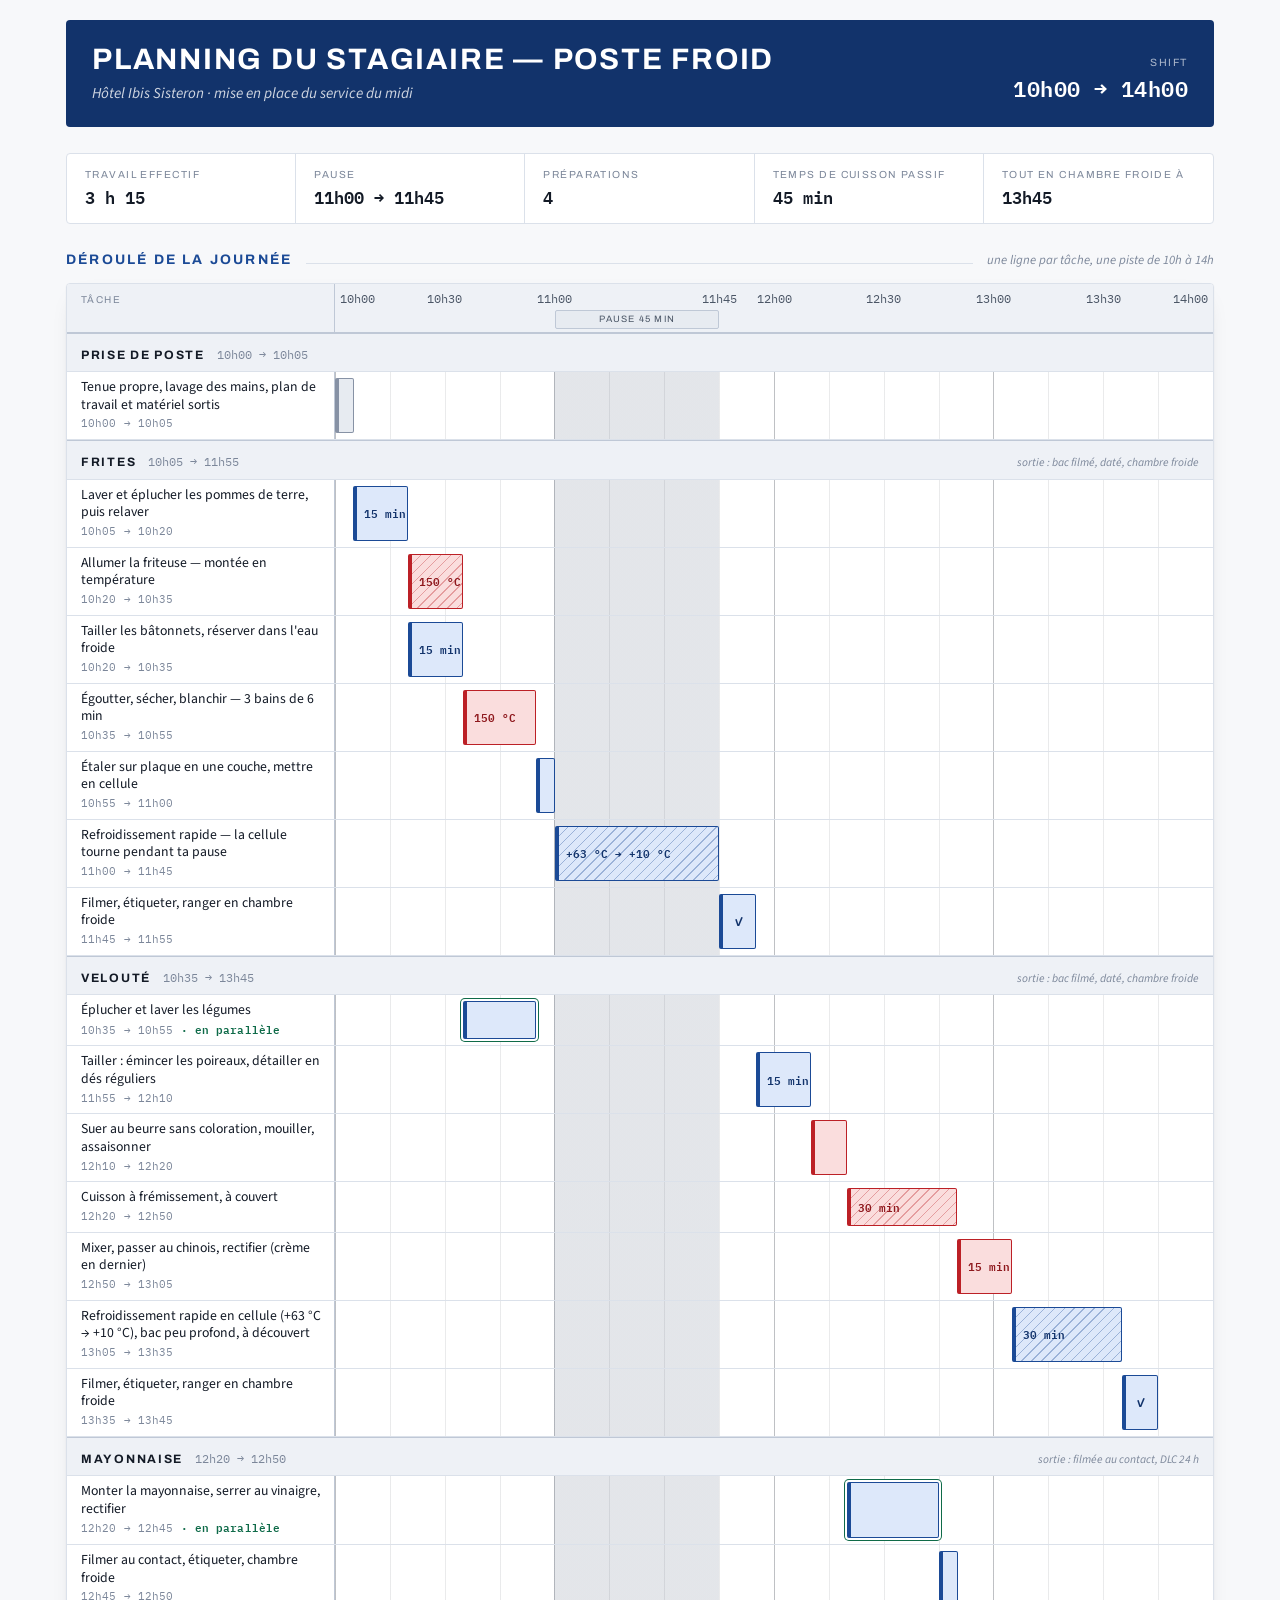
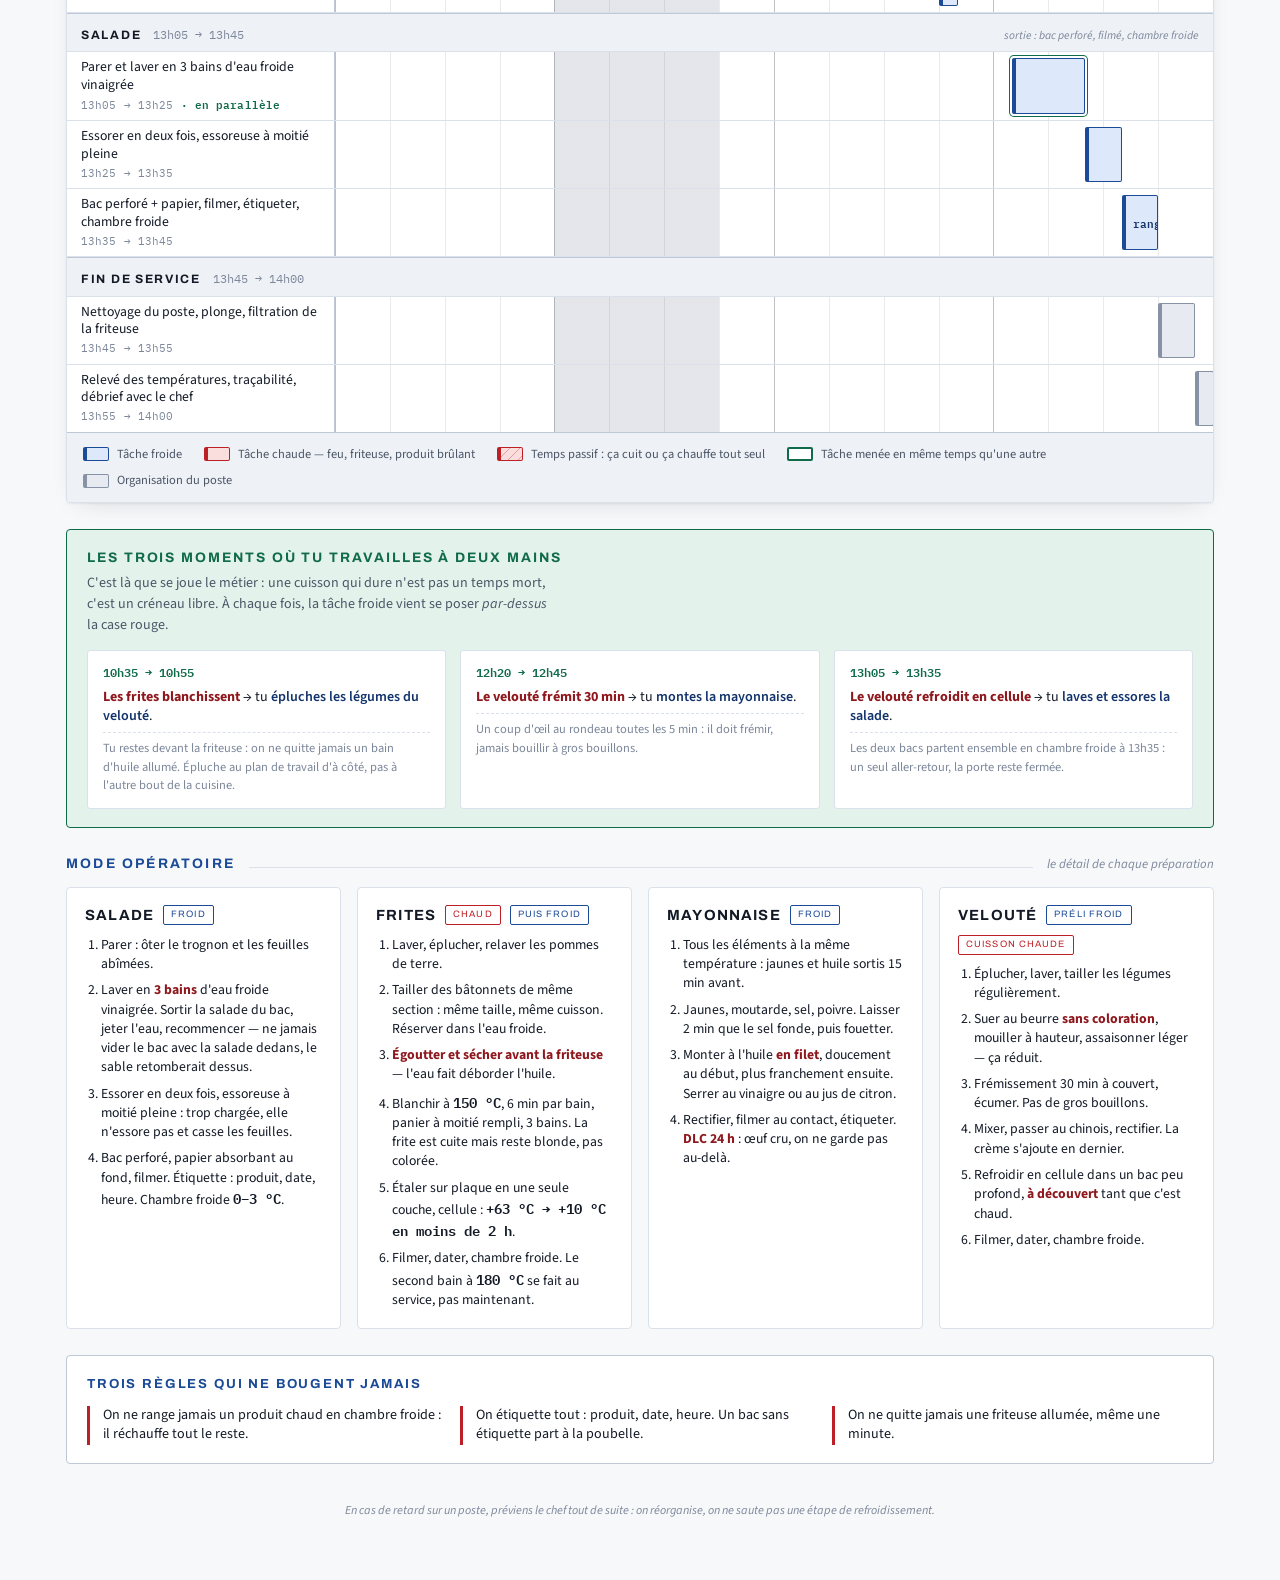
<file: planning-stagiaire.html>
<!doctype html>
<html lang="fr">
<head>
<meta charset="utf-8">
<meta name="viewport" content="width=device-width, initial-scale=1, viewport-fit=cover">
<!--ARTIFACT-START-->
<title>Planning Stagiaire Ibis Sisteron</title>
<link rel="preconnect" href="https://fonts.googleapis.com">
<link rel="preconnect" href="https://fonts.gstatic.com" crossorigin>
<link rel="stylesheet" media="print" onload="this.media='all';this.onload=null"
      href="https://fonts.googleapis.com/css2?family=Archivo:wght@500;600;700&family=IBM+Plex+Mono:wght@500;600&family=Source+Sans+3:ital,wght@0,400;0,600;0,700;1,400&display=swap">
<noscript><link rel="stylesheet" href="https://fonts.googleapis.com/css2?family=Archivo:wght@500;600;700&family=IBM+Plex+Mono:wght@500;600&family=Source+Sans+3:ital,wght@0,400;0,600;0,700;1,400&display=swap"></noscript>
<style>
:root{
  --paper:#F7F8FA;
  --surface:#FFFFFF;
  --sunken:#EEF1F6;
  --ink:#131A26;
  --ink-2:#4B5666;
  --ink-3:#7C879A;
  --line:#DBE1EA;
  --line-strong:#BFC8D6;
  --navy:#12336B;
  --navy-2:#1B4A96;
  --on-navy:#FFFFFF;

  --cold:#1B4A96;
  --cold-fill:#DDE8FA;
  --cold-ink:#12336B;
  --hot:#BC2026;
  --hot-fill:#FADDDD;
  --hot-ink:#8E181D;
  --org:#8792A5;
  --org-fill:#E7EBF1;
  --org-ink:#4B5666;

  --green:#0F6B49;
  --green-soft:#E4F2EC;
  --pause-fill:rgba(124,135,154,.21);
  --grid:rgba(19,26,38,.09);
  --grid-hour:rgba(19,26,38,.20);
  --shadow:0 1px 2px rgba(19,26,38,.06), 0 8px 24px -14px rgba(19,26,38,.22);
  --focus:#1B4A96;
  --lbl:268px;
  color-scheme:light;
}
@media (prefers-color-scheme: dark){
  :root:not([data-theme="light"]){
    --paper:#0E131C; --surface:#161D29; --sunken:#1D2634;
    --ink:#E8ECF3; --ink-2:#A7B2C2; --ink-3:#7A869A;
    --line:#2A3547; --line-strong:#3B4859;
    --navy:#1A2B4A; --navy-2:#8AAFEA; --on-navy:#EEF3FC;
    --cold:#8AAFEA; --cold-fill:#1D2E4D; --cold-ink:#C9DAF6;
    --hot:#F2807F; --hot-fill:#3B2023; --hot-ink:#F6B0AF;
    --org:#6C7789; --org-fill:#222B3A; --org-ink:#A7B2C2;
    --green:#63C5A0; --green-soft:#12281F;
    --pause-fill:rgba(167,178,194,.15);
    --grid:rgba(232,236,243,.09);
    --grid-hour:rgba(232,236,243,.22);
    --shadow:0 1px 2px rgba(0,0,0,.4), 0 8px 24px -14px rgba(0,0,0,.7);
    --focus:#8AAFEA;
    color-scheme:dark;
  }
}
:root[data-theme="dark"]{
  --paper:#0E131C; --surface:#161D29; --sunken:#1D2634;
  --ink:#E8ECF3; --ink-2:#A7B2C2; --ink-3:#7A869A;
  --line:#2A3547; --line-strong:#3B4859;
  --navy:#1A2B4A; --navy-2:#8AAFEA; --on-navy:#EEF3FC;
  --cold:#8AAFEA; --cold-fill:#1D2E4D; --cold-ink:#C9DAF6;
  --hot:#F2807F; --hot-fill:#3B2023; --hot-ink:#F6B0AF;
  --org:#6C7789; --org-fill:#222B3A; --org-ink:#A7B2C2;
  --green:#63C5A0; --green-soft:#12281F;
  --pause-fill:rgba(167,178,194,.15);
  --grid:rgba(232,236,243,.09);
  --grid-hour:rgba(232,236,243,.22);
  --shadow:0 1px 2px rgba(0,0,0,.4), 0 8px 24px -14px rgba(0,0,0,.7);
  --focus:#8AAFEA;
  color-scheme:dark;
}

*{box-sizing:border-box}
body{
  margin:0;
  background:var(--paper);
  color:var(--ink);
  font-family:"Source Sans 3","Segoe UI",Helvetica,Arial,sans-serif;
  font-size:16px;
  line-height:1.5;
  -webkit-text-size-adjust:100%;
}
h1,h2,h3{font-family:Archivo,"Segoe UI",Helvetica,Arial,sans-serif;margin:0;text-wrap:balance}
.mono{font-family:"IBM Plex Mono",ui-monospace,SFMono-Regular,Menlo,monospace;font-variant-numeric:tabular-nums}
:where(a,button,summary):focus-visible{outline:2px solid var(--focus);outline-offset:2px}

.sheet{max-width:1180px;margin:0 auto;padding-block:20px 48px;padding-left:16px;padding-right:16px;display:flex;flex-direction:column;gap:26px}

/* ---------- En-tête ---------- */
.masthead{
  background:var(--navy);color:var(--on-navy);border-radius:4px;
  padding:22px 26px;display:flex;flex-wrap:wrap;gap:16px 28px;
  align-items:flex-end;justify-content:space-between;
}
.masthead h1{
  font-size:clamp(1.25rem,3.2vw,1.85rem);font-weight:700;
  letter-spacing:.06em;text-transform:uppercase;line-height:1.15;
}
.masthead .sub{font-style:italic;color:rgba(255,255,255,.8);font-size:.95rem;margin-top:6px}
.shiftbox{text-align:right;display:flex;flex-direction:column;gap:2px}
.shiftbox .k{font-family:Archivo,sans-serif;font-size:.66rem;letter-spacing:.15em;text-transform:uppercase;color:rgba(255,255,255,.65)}
.shiftbox .v{font-family:"IBM Plex Mono",monospace;font-size:1.35rem;font-weight:600;letter-spacing:.02em}

/* ---------- Bandeau de chiffres ---------- */
.facts{display:flex;flex-wrap:wrap;gap:0;border:1px solid var(--line);border-radius:4px;background:var(--surface);overflow:hidden}
.fact{flex:1 1 150px;padding:13px 18px;border-right:1px solid var(--line);min-width:0}
.fact:last-child{border-right:0}
.fact .k{font-family:Archivo,sans-serif;font-size:.64rem;letter-spacing:.14em;text-transform:uppercase;color:var(--ink-3)}
.fact .v{font-family:"IBM Plex Mono",monospace;font-size:1.05rem;font-weight:600;color:var(--ink);margin-top:3px}

/* ---------- Titres de section ---------- */
.sectitle{display:flex;align-items:baseline;gap:14px;margin-bottom:12px}
.sectitle h2{font-size:.86rem;letter-spacing:.16em;text-transform:uppercase;font-weight:700;color:var(--navy-2);white-space:nowrap}
.sectitle .rule{flex:1;height:1px;background:var(--line)}
.sectitle .note{font-size:.8rem;color:var(--ink-3);font-style:italic;white-space:nowrap}

/* ---------- Gantt ---------- */
.gantt-wrap{border:1px solid var(--line);border-radius:4px;background:var(--surface);overflow:hidden;box-shadow:var(--shadow)}
.gantt-scroll{overflow-x:auto}
.gantt{min-width:900px;position:relative}

.ruler{display:grid;grid-template-columns:var(--lbl) 1fr;border-bottom:1px solid var(--line-strong);background:var(--sunken);position:sticky;top:0;z-index:6}
.ruler .rlbl{padding:9px 14px;font-family:Archivo,sans-serif;font-size:.62rem;letter-spacing:.15em;text-transform:uppercase;color:var(--ink-3);border-right:1px solid var(--line-strong)}
.ruler .rtrack{position:relative;height:48px}
.tick{position:absolute;top:6px;font-family:"IBM Plex Mono",monospace;font-size:.72rem;color:var(--ink-2);white-space:nowrap;transform:translateX(-50%)}
.tick.first{transform:translateX(0);padding-left:5px}
.tick.last{transform:translateX(-100%);padding-right:5px}
.pauseflag{
  position:absolute;top:26px;height:19px;display:flex;align-items:center;justify-content:center;
  background:var(--org-fill);border:1px solid var(--line-strong);border-radius:2px;
  font-family:Archivo,sans-serif;font-size:.58rem;letter-spacing:.13em;text-transform:uppercase;color:var(--org-ink);
}

.grouphead{
  display:flex;align-items:baseline;gap:12px;
  padding:12px 14px 7px;background:var(--sunken);
  border-top:1px solid var(--line-strong);border-bottom:1px solid var(--line);
}
.grouphead .name{font-family:Archivo,sans-serif;font-size:.76rem;font-weight:700;letter-spacing:.14em;text-transform:uppercase;color:var(--ink)}
.grouphead .span{font-family:"IBM Plex Mono",monospace;font-size:.72rem;color:var(--ink-3)}
.grouphead .out{margin-left:auto;font-size:.72rem;color:var(--ink-3);font-style:italic}

.row{display:grid;grid-template-columns:var(--lbl) 1fr;border-bottom:1px solid var(--line);min-height:46px}
.row:last-child{border-bottom:0}
.row:hover{background:color-mix(in srgb, var(--sunken) 60%, transparent)}
.lbl{padding:7px 12px 7px 14px;border-right:1px solid var(--line-strong);display:flex;flex-direction:column;justify-content:center;gap:1px;min-width:0}
.lbl .txt{font-size:.86rem;line-height:1.28}
.lbl .hrs{font-family:"IBM Plex Mono",monospace;font-size:.7rem;color:var(--ink-3);letter-spacing:.01em}
.lbl .hrs .para{color:var(--green);font-weight:600}
.track{
  position:relative;
  background-image:
    linear-gradient(to right, transparent 0 25%, var(--pause-fill) 25% 43.75%, transparent 43.75%),
    repeating-linear-gradient(to right, var(--grid-hour) 0 1px, transparent 1px 25%),
    repeating-linear-gradient(to right, var(--grid) 0 1px, transparent 1px 6.25%);
}

.bar{
  position:absolute;top:6px;bottom:6px;border-radius:2px;
  left:calc(var(--s) * (100% / 240));
  width:calc((var(--e) - var(--s)) * (100% / 240));
  background:var(--bar-fill);
  border:1px solid var(--bar-accent);
  border-left:4px solid var(--bar-accent);
  display:flex;align-items:center;padding:0 7px;overflow:hidden;
  font-family:"IBM Plex Mono",monospace;font-size:.68rem;font-weight:600;
  color:var(--bar-ink);white-space:nowrap;
}
.bar.cold{--bar-fill:var(--cold-fill);--bar-accent:var(--cold);--bar-ink:var(--cold-ink)}
.bar.hot{--bar-fill:var(--hot-fill);--bar-accent:var(--hot);--bar-ink:var(--hot-ink)}
.bar.org{--bar-fill:var(--org-fill);--bar-accent:var(--org);--bar-ink:var(--org-ink)}
.bar.passive::after{
  content:"";position:absolute;inset:0;pointer-events:none;
  background-image:repeating-linear-gradient(135deg, transparent 0 6px, var(--bar-accent) 6px 7px);
  opacity:.34;
}
.bar span{position:relative;z-index:1}
.bar.done{justify-content:center;padding:0 2px;font-size:.8rem;line-height:1}
.bar.para{box-shadow:0 0 0 2px var(--surface), 0 0 0 3px var(--green)}

.cursor{position:absolute;top:0;bottom:0;width:2px;background:var(--green);z-index:5;pointer-events:none;display:none}
.cursor::before{
  content:attr(data-t);position:absolute;top:-1px;left:50%;transform:translateX(-50%);
  background:var(--green);color:#fff;font-family:"IBM Plex Mono",monospace;font-size:.62rem;
  font-weight:600;padding:1px 5px;border-radius:2px;white-space:nowrap;
}
.chartbody{position:relative}

/* ---------- Légende ---------- */
.legend{display:flex;flex-wrap:wrap;gap:8px 22px;padding:12px 16px;border-top:1px solid var(--line-strong);background:var(--sunken)}
.leg{display:flex;align-items:center;gap:8px;font-size:.78rem;color:var(--ink-2)}
.swatch{width:26px;height:14px;border-radius:2px;flex:none;position:relative;border:1px solid var(--sw-accent);border-left:4px solid var(--sw-accent);background:var(--sw-fill)}
.swatch.cold{--sw-fill:var(--cold-fill);--sw-accent:var(--cold)}
.swatch.hot{--sw-fill:var(--hot-fill);--sw-accent:var(--hot)}
.swatch.org{--sw-fill:var(--org-fill);--sw-accent:var(--org)}
.swatch.passive::after{content:"";position:absolute;inset:0;background-image:repeating-linear-gradient(135deg, transparent 0 6px, var(--sw-accent) 6px 7px);opacity:.34}
.swatch.para{background:var(--surface);border:2px solid var(--green);border-left:2px solid var(--green)}

/* ---------- Encadré multitâche ---------- */
.multi{border:1px solid var(--green);border-radius:4px;background:var(--green-soft);padding:18px 20px}
.multi h2{font-size:.86rem;letter-spacing:.14em;text-transform:uppercase;color:var(--green);margin-bottom:4px}
.multi .lead{font-size:.88rem;color:var(--ink-2);margin:0 0 14px;max-width:66ch}
.moments{display:grid;grid-template-columns:repeat(auto-fit,minmax(240px,1fr));gap:14px}
.moment{background:var(--surface);border:1px solid var(--line);border-radius:3px;padding:13px 15px;display:flex;flex-direction:column;gap:6px}
.moment .when{font-family:"IBM Plex Mono",monospace;font-size:.74rem;font-weight:600;color:var(--green)}
.moment .pair{font-size:.88rem;line-height:1.35}
.moment .pair b{color:var(--hot-ink)}
.moment .pair i{font-style:normal;color:var(--cold-ink);font-weight:600}
.moment .care{font-size:.78rem;color:var(--ink-3);border-top:1px dashed var(--line);padding-top:6px}

/* ---------- Fiches mode opératoire ---------- */
.cards{display:grid;grid-template-columns:repeat(auto-fit,minmax(270px,1fr));gap:16px}
.card{background:var(--surface);border:1px solid var(--line);border-radius:4px;padding:16px 18px 18px;display:flex;flex-direction:column;gap:10px;break-inside:avoid}
.card header{display:flex;align-items:center;gap:9px;flex-wrap:wrap}
.card h3{font-size:.92rem;letter-spacing:.08em;text-transform:uppercase;font-weight:700}
.pill{font-family:Archivo,sans-serif;font-size:.58rem;letter-spacing:.12em;text-transform:uppercase;padding:2px 7px;border-radius:2px;border:1px solid currentColor}
.pill.cold{color:var(--cold)}
.pill.hot{color:var(--hot)}
.card ol{margin:0;padding-left:1.15em;display:flex;flex-direction:column;gap:7px;font-size:.86rem;line-height:1.4}
.card ol::marker{color:var(--ink-3)}
.card li b{color:var(--hot-ink)}
.card .temp{font-family:"IBM Plex Mono",monospace;font-weight:600}

/* ---------- Règles de fin ---------- */
.rules{border:1px solid var(--line-strong);border-radius:4px;background:var(--surface);padding:18px 20px}
.rules h2{font-size:.82rem;letter-spacing:.14em;text-transform:uppercase;color:var(--navy-2);margin-bottom:12px}
.rules ul{margin:0;padding:0;list-style:none;display:grid;grid-template-columns:repeat(auto-fit,minmax(230px,1fr));gap:12px}
.rules li{font-size:.88rem;line-height:1.38;padding-left:13px;border-left:3px solid var(--hot)}
.foot{font-size:.76rem;color:var(--ink-3);text-align:center;font-style:italic}

@media (max-width:560px){
  .fact{flex-basis:50%;border-bottom:1px solid var(--line)}
  .masthead{align-items:flex-start}
  .shiftbox{text-align:left}
}

@media print{
  body{background:#fff;color:#000;font-size:10pt}
  .sheet{max-width:none;padding:0;gap:16px}
  .masthead{background:#12336B !important;-webkit-print-color-adjust:exact;print-color-adjust:exact}
  .gantt-wrap,.card,.multi,.rules,.facts{break-inside:avoid;box-shadow:none}
  .gantt-scroll{overflow:visible}
  .gantt{min-width:0}
  .cursor{display:none !important}
  .bar,.swatch,.track,.grouphead,.ruler,.multi{-webkit-print-color-adjust:exact;print-color-adjust:exact}
}
</style>
</head>
<body>
<div class="sheet">

  <header class="masthead">
    <div>
      <h1>Planning du stagiaire — poste froid</h1>
      <div class="sub">Hôtel Ibis Sisteron · mise en place du service du midi</div>
    </div>
    <div class="shiftbox">
      <span class="k">Shift</span>
      <span class="v">10h00 → 14h00</span>
    </div>
  </header>

  <section class="facts" aria-label="Chiffres de la journée">
    <div class="fact"><div class="k">Travail effectif</div><div class="v">3 h 15</div></div>
    <div class="fact"><div class="k">Pause</div><div class="v">11h00 → 11h45</div></div>
    <div class="fact"><div class="k">Préparations</div><div class="v">4</div></div>
    <div class="fact"><div class="k">Temps de cuisson passif</div><div class="v">45 min</div></div>
    <div class="fact"><div class="k">Tout en chambre froide à</div><div class="v">13h45</div></div>
  </section>

  <section>
    <div class="sectitle">
      <h2>Déroulé de la journée</h2>
      <span class="rule"></span>
      <span class="note">une ligne par tâche, une piste de 10h à 14h</span>
    </div>

    <div class="gantt-wrap">
      <div class="gantt-scroll">
        <div class="gantt">

          <div class="ruler">
            <div class="rlbl">Tâche</div>
            <div class="rtrack">
              <span class="tick first mono" style="left:0%">10h00</span>
              <span class="tick mono" style="left:12.5%">10h30</span>
              <span class="tick mono" style="left:25%">11h00</span>
              <span class="pauseflag" style="left:25%;width:18.75%">Pause 45 min</span>
              <span class="tick mono" style="left:43.75%">11h45</span>
              <span class="tick mono" style="left:50%">12h00</span>
              <span class="tick mono" style="left:62.5%">12h30</span>
              <span class="tick mono" style="left:75%">13h00</span>
              <span class="tick mono" style="left:87.5%">13h30</span>
              <span class="tick last mono" style="left:100%">14h00</span>
            </div>
          </div>

          <div class="chartbody">
            <div class="cursor mono" id="cursor" data-t=""></div>

            <div class="grouphead">
              <span class="name">Prise de poste</span>
              <span class="span mono">10h00 → 10h05</span>
            </div>
            <div class="row">
              <div class="lbl"><span class="txt">Tenue propre, lavage des mains, plan de travail et matériel sortis</span><span class="hrs">10h00 → 10h05</span></div>
              <div class="track"><div class="bar org" style="--s:0;--e:5"></div></div>
            </div>

            <div class="grouphead">
              <span class="name">Frites</span>
              <span class="span mono">10h05 → 11h55</span>
              <span class="out">sortie : bac filmé, daté, chambre froide</span>
            </div>
            <div class="row">
              <div class="lbl"><span class="txt">Laver et éplucher les pommes de terre, puis relaver</span><span class="hrs">10h05 → 10h20</span></div>
              <div class="track"><div class="bar cold" style="--s:5;--e:20"><span>15 min</span></div></div>
            </div>
            <div class="row">
              <div class="lbl"><span class="txt">Allumer la friteuse — montée en température</span><span class="hrs">10h20 → 10h35</span></div>
              <div class="track"><div class="bar hot passive" style="--s:20;--e:35"><span>150 °C</span></div></div>
            </div>
            <div class="row">
              <div class="lbl"><span class="txt">Tailler les bâtonnets, réserver dans l'eau froide</span><span class="hrs">10h20 → 10h35</span></div>
              <div class="track"><div class="bar cold" style="--s:20;--e:35"><span>15 min</span></div></div>
            </div>
            <div class="row">
              <div class="lbl"><span class="txt">Égoutter, sécher, blanchir — 3 bains de 6 min</span><span class="hrs">10h35 → 10h55</span></div>
              <div class="track"><div class="bar hot" style="--s:35;--e:55"><span>150 °C</span></div></div>
            </div>
            <div class="row">
              <div class="lbl"><span class="txt">Étaler sur plaque en une couche, mettre en cellule</span><span class="hrs">10h55 → 11h00</span></div>
              <div class="track"><div class="bar cold" style="--s:55;--e:60"></div></div>
            </div>
            <div class="row">
              <div class="lbl"><span class="txt">Refroidissement rapide — la cellule tourne pendant ta pause</span><span class="hrs">11h00 → 11h45</span></div>
              <div class="track"><div class="bar cold passive" style="--s:60;--e:105"><span>+63 °C → +10 °C</span></div></div>
            </div>
            <div class="row">
              <div class="lbl"><span class="txt">Filmer, étiqueter, ranger en chambre froide</span><span class="hrs">11h45 → 11h55</span></div>
              <div class="track"><div class="bar cold done" style="--s:105;--e:115"><span>&#10003;</span></div></div>
            </div>

            <div class="grouphead">
              <span class="name">Velouté</span>
              <span class="span mono">10h35 → 13h45</span>
              <span class="out">sortie : bac filmé, daté, chambre froide</span>
            </div>
            <div class="row">
              <div class="lbl"><span class="txt">Éplucher et laver les légumes</span><span class="hrs">10h35 → 10h55 <span class="para">· en parallèle</span></span></div>
              <div class="track"><div class="bar cold para" style="--s:35;--e:55"></div></div>
            </div>
            <div class="row">
              <div class="lbl"><span class="txt">Tailler : émincer les poireaux, détailler en dés réguliers</span><span class="hrs">11h55 → 12h10</span></div>
              <div class="track"><div class="bar cold" style="--s:115;--e:130"><span>15 min</span></div></div>
            </div>
            <div class="row">
              <div class="lbl"><span class="txt">Suer au beurre sans coloration, mouiller, assaisonner</span><span class="hrs">12h10 → 12h20</span></div>
              <div class="track"><div class="bar hot" style="--s:130;--e:140"></div></div>
            </div>
            <div class="row">
              <div class="lbl"><span class="txt">Cuisson à frémissement, à couvert</span><span class="hrs">12h20 → 12h50</span></div>
              <div class="track"><div class="bar hot passive" style="--s:140;--e:170"><span>30 min</span></div></div>
            </div>
            <div class="row">
              <div class="lbl"><span class="txt">Mixer, passer au chinois, rectifier (crème en dernier)</span><span class="hrs">12h50 → 13h05</span></div>
              <div class="track"><div class="bar hot" style="--s:170;--e:185"><span>15 min</span></div></div>
            </div>
            <div class="row">
              <div class="lbl"><span class="txt">Refroidissement rapide en cellule (+63 °C → +10 °C), bac peu profond, à découvert</span><span class="hrs">13h05 → 13h35</span></div>
              <div class="track"><div class="bar cold passive" style="--s:185;--e:215"><span>30 min</span></div></div>
            </div>
            <div class="row">
              <div class="lbl"><span class="txt">Filmer, étiqueter, ranger en chambre froide</span><span class="hrs">13h35 → 13h45</span></div>
              <div class="track"><div class="bar cold done" style="--s:215;--e:225"><span>&#10003;</span></div></div>
            </div>

            <div class="grouphead">
              <span class="name">Mayonnaise</span>
              <span class="span mono">12h20 → 12h50</span>
              <span class="out">sortie : filmée au contact, DLC 24 h</span>
            </div>
            <div class="row">
              <div class="lbl"><span class="txt">Monter la mayonnaise, serrer au vinaigre, rectifier</span><span class="hrs">12h20 → 12h45 <span class="para">· en parallèle</span></span></div>
              <div class="track"><div class="bar cold para" style="--s:140;--e:165"></div></div>
            </div>
            <div class="row">
              <div class="lbl"><span class="txt">Filmer au contact, étiqueter, chambre froide</span><span class="hrs">12h45 → 12h50</span></div>
              <div class="track"><div class="bar cold" style="--s:165;--e:170"></div></div>
            </div>

            <div class="grouphead">
              <span class="name">Salade</span>
              <span class="span mono">13h05 → 13h45</span>
              <span class="out">sortie : bac perforé, filmé, chambre froide</span>
            </div>
            <div class="row">
              <div class="lbl"><span class="txt">Parer et laver en 3 bains d'eau froide vinaigrée</span><span class="hrs">13h05 → 13h25 <span class="para">· en parallèle</span></span></div>
              <div class="track"><div class="bar cold para" style="--s:185;--e:205"></div></div>
            </div>
            <div class="row">
              <div class="lbl"><span class="txt">Essorer en deux fois, essoreuse à moitié pleine</span><span class="hrs">13h25 → 13h35</span></div>
              <div class="track"><div class="bar cold" style="--s:205;--e:215"></div></div>
            </div>
            <div class="row">
              <div class="lbl"><span class="txt">Bac perforé + papier, filmer, étiqueter, chambre froide</span><span class="hrs">13h35 → 13h45</span></div>
              <div class="track"><div class="bar cold" style="--s:215;--e:225"><span>rangé</span></div></div>
            </div>

            <div class="grouphead">
              <span class="name">Fin de service</span>
              <span class="span mono">13h45 → 14h00</span>
            </div>
            <div class="row">
              <div class="lbl"><span class="txt">Nettoyage du poste, plonge, filtration de la friteuse</span><span class="hrs">13h45 → 13h55</span></div>
              <div class="track"><div class="bar org" style="--s:225;--e:235"></div></div>
            </div>
            <div class="row">
              <div class="lbl"><span class="txt">Relevé des températures, traçabilité, débrief avec le chef</span><span class="hrs">13h55 → 14h00</span></div>
              <div class="track"><div class="bar org" style="--s:235;--e:240"></div></div>
            </div>
          </div>

        </div>
      </div>

      <div class="legend">
        <span class="leg"><span class="swatch cold"></span>Tâche froide</span>
        <span class="leg"><span class="swatch hot"></span>Tâche chaude — feu, friteuse, produit brûlant</span>
        <span class="leg"><span class="swatch hot passive"></span>Temps passif : ça cuit ou ça chauffe tout seul</span>
        <span class="leg"><span class="swatch para"></span>Tâche menée en même temps qu'une autre</span>
        <span class="leg"><span class="swatch org"></span>Organisation du poste</span>
      </div>
    </div>
  </section>

  <section class="multi">
    <h2>Les trois moments où tu travailles à deux mains</h2>
    <p class="lead">C'est là que se joue le métier : une cuisson qui dure n'est pas un temps mort, c'est un
      créneau libre. À chaque fois, la tâche froide vient se poser <em>par-dessus</em> la case rouge.</p>
    <div class="moments">
      <div class="moment">
        <span class="when">10h35 → 10h55</span>
        <span class="pair"><b>Les frites blanchissent</b> → tu <i>épluches les légumes du velouté</i>.</span>
        <span class="care">Tu restes devant la friteuse : on ne quitte jamais un bain d'huile allumé. Épluche au plan de travail d'à côté, pas à l'autre bout de la cuisine.</span>
      </div>
      <div class="moment">
        <span class="when">12h20 → 12h45</span>
        <span class="pair"><b>Le velouté frémit 30 min</b> → tu <i>montes la mayonnaise</i>.</span>
        <span class="care">Un coup d'œil au rondeau toutes les 5 min : il doit frémir, jamais bouillir à gros bouillons.</span>
      </div>
      <div class="moment">
        <span class="when">13h05 → 13h35</span>
        <span class="pair"><b>Le velouté refroidit en cellule</b> → tu <i>laves et essores la salade</i>.</span>
        <span class="care">Les deux bacs partent ensemble en chambre froide à 13h35 : un seul aller-retour, la porte reste fermée.</span>
      </div>
    </div>
  </section>

  <section>
    <div class="sectitle">
      <h2>Mode opératoire</h2>
      <span class="rule"></span>
      <span class="note">le détail de chaque préparation</span>
    </div>
    <div class="cards">

      <article class="card">
        <header><h3>Salade</h3><span class="pill cold">Froid</span></header>
        <ol>
          <li>Parer : ôter le trognon et les feuilles abîmées.</li>
          <li>Laver en <b>3 bains</b> d'eau froide vinaigrée. Sortir la salade du bac, jeter l'eau, recommencer — ne jamais vider le bac avec la salade dedans, le sable retomberait dessus.</li>
          <li>Essorer en deux fois, essoreuse à moitié pleine : trop chargée, elle n'essore pas et casse les feuilles.</li>
          <li>Bac perforé, papier absorbant au fond, filmer. Étiquette : produit, date, heure. Chambre froide <span class="temp">0–3 °C</span>.</li>
        </ol>
      </article>

      <article class="card">
        <header><h3>Frites</h3><span class="pill hot">Chaud</span><span class="pill cold">puis froid</span></header>
        <ol>
          <li>Laver, éplucher, relaver les pommes de terre.</li>
          <li>Tailler des bâtonnets de même section : même taille, même cuisson. Réserver dans l'eau froide.</li>
          <li><b>Égoutter et sécher avant la friteuse</b> — l'eau fait déborder l'huile.</li>
          <li>Blanchir à <span class="temp">150 °C</span>, 6 min par bain, panier à moitié rempli, 3 bains. La frite est cuite mais reste blonde, pas colorée.</li>
          <li>Étaler sur plaque en une seule couche, cellule : <span class="temp">+63 °C → +10 °C en moins de 2 h</span>.</li>
          <li>Filmer, dater, chambre froide. Le second bain à <span class="temp">180 °C</span> se fait au service, pas maintenant.</li>
        </ol>
      </article>

      <article class="card">
        <header><h3>Mayonnaise</h3><span class="pill cold">Froid</span></header>
        <ol>
          <li>Tous les éléments à la même température : jaunes et huile sortis 15 min avant.</li>
          <li>Jaunes, moutarde, sel, poivre. Laisser 2 min que le sel fonde, puis fouetter.</li>
          <li>Monter à l'huile <b>en filet</b>, doucement au début, plus franchement ensuite. Serrer au vinaigre ou au jus de citron.</li>
          <li>Rectifier, filmer au contact, étiqueter. <b>DLC 24 h</b> : œuf cru, on ne garde pas au-delà.</li>
        </ol>
      </article>

      <article class="card">
        <header><h3>Velouté</h3><span class="pill cold">Préli froid</span><span class="pill hot">Cuisson chaude</span></header>
        <ol>
          <li>Éplucher, laver, tailler les légumes régulièrement.</li>
          <li>Suer au beurre <b>sans coloration</b>, mouiller à hauteur, assaisonner léger — ça réduit.</li>
          <li>Frémissement 30 min à couvert, écumer. Pas de gros bouillons.</li>
          <li>Mixer, passer au chinois, rectifier. La crème s'ajoute en dernier.</li>
          <li>Refroidir en cellule dans un bac peu profond, <b>à découvert</b> tant que c'est chaud.</li>
          <li>Filmer, dater, chambre froide.</li>
        </ol>
      </article>

    </div>
  </section>

  <section class="rules">
    <h2>Trois règles qui ne bougent jamais</h2>
    <ul>
      <li>On ne range jamais un produit chaud en chambre froide : il réchauffe tout le reste.</li>
      <li>On étiquette tout : produit, date, heure. Un bac sans étiquette part à la poubelle.</li>
      <li>On ne quitte jamais une friteuse allumée, même une minute.</li>
    </ul>
  </section>

  <p class="foot">En cas de retard sur un poste, préviens le chef tout de suite : on réorganise, on ne saute pas une étape de refroidissement.</p>

</div>

<script>
/* Curseur de l'heure réelle sur la piste, uniquement pendant le shift.
   Heure de Paris : la fiche est lue en cuisine, pas sur le serveur. */
(function () {
  var cursor = document.getElementById("cursor");
  if (!cursor) return;

  function minutesParis() {
    var h, m;
    try {
      var parts = new Intl.DateTimeFormat("fr-FR", {
        timeZone: "Europe/Paris", hour: "2-digit", minute: "2-digit", hour12: false
      }).formatToParts(new Date());
      parts.forEach(function (p) {
        if (p.type === "hour") h = parseInt(p.value, 10);
        if (p.type === "minute") m = parseInt(p.value, 10);
      });
    } catch (e) {
      var d = new Date();
      h = d.getHours(); m = d.getMinutes();
    }
    return h * 60 + m;
  }

  function place() {
    var mins = minutesParis() - 600;          /* 600 = 10h00 */
    if (mins < 0 || mins > 240) { cursor.style.display = "none"; return; }
    var lbl = getComputedStyle(document.documentElement).getPropertyValue("--lbl").trim();
    cursor.style.display = "block";
    cursor.style.left = "calc(" + lbl + " + (100% - " + lbl + ") * " + (mins / 240) + ")";
    var t = mins + 600;
    cursor.setAttribute("data-t",
      String(Math.floor(t / 60)) + "h" + ("0" + (t % 60)).slice(-2));
  }

  place();
  setInterval(place, 30000);
})();
</script>
<!--ARTIFACT-END-->
</body>
</html>
</file>
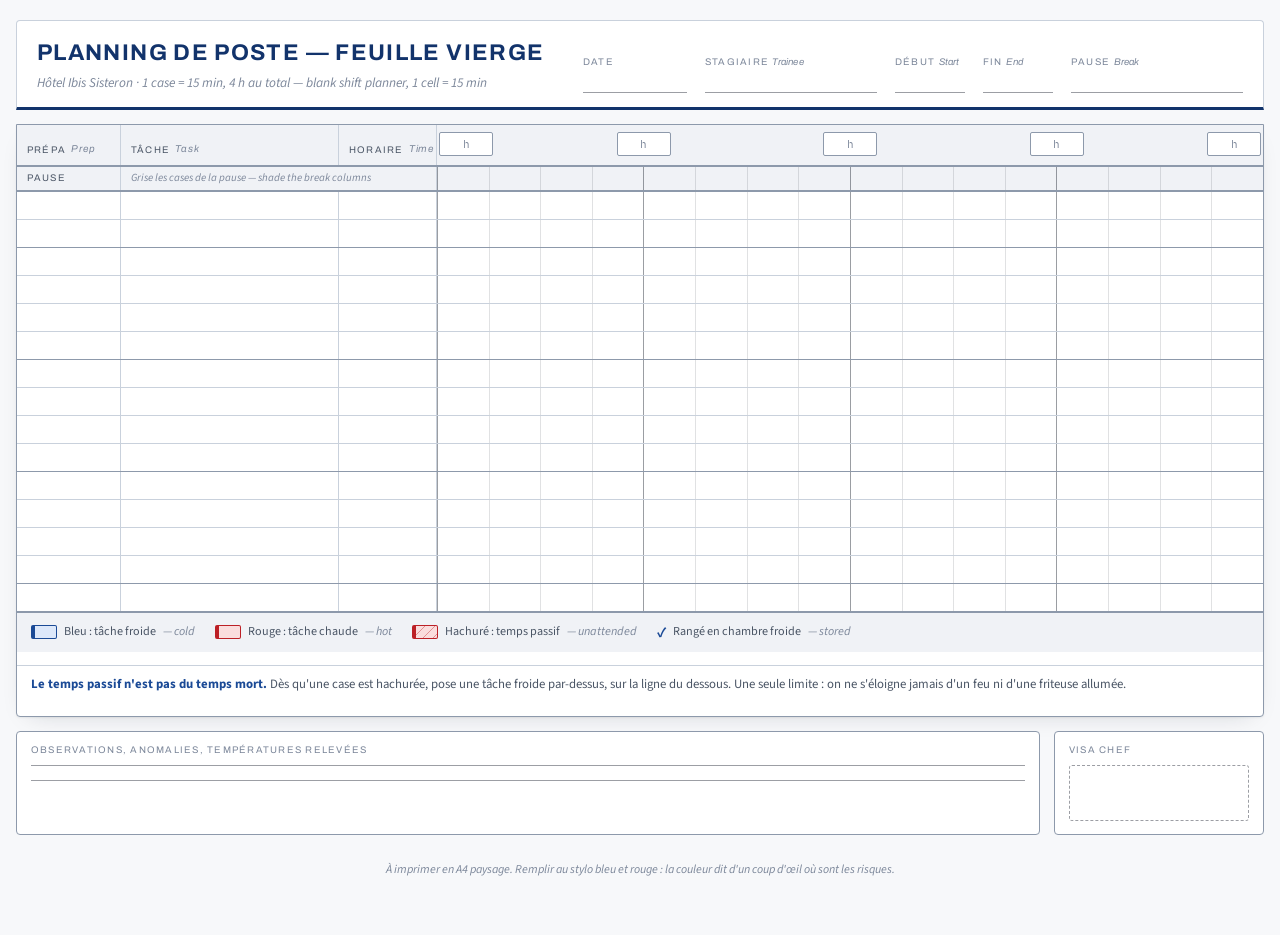
<file: planning-vierge.html>
<!doctype html>
<html lang="fr">
<head>
<meta charset="utf-8">
<meta name="viewport" content="width=device-width, initial-scale=1, viewport-fit=cover">
<!--ARTIFACT-START-->
<title>Planning Vierge Ibis Sisteron</title>
<link rel="preconnect" href="https://fonts.googleapis.com">
<link rel="preconnect" href="https://fonts.gstatic.com" crossorigin>
<link rel="stylesheet" media="print" onload="this.media='all';this.onload=null"
      href="https://fonts.googleapis.com/css2?family=Archivo:wght@500;600;700&family=IBM+Plex+Mono:wght@500;600&family=Source+Sans+3:ital,wght@0,400;0,600;0,700;1,400&display=swap">
<noscript><link rel="stylesheet" href="https://fonts.googleapis.com/css2?family=Archivo:wght@500;600;700&family=IBM+Plex+Mono:wght@500;600&family=Source+Sans+3:ital,wght@0,400;0,600;0,700;1,400&display=swap"></noscript>
<style>
@page{size:A4 landscape;margin:8mm}

:root{
  --paper:#F7F8FA;
  --surface:#FFFFFF;
  --sunken:#F0F2F6;
  --ink:#131A26;
  --ink-2:#4B5666;
  --ink-3:#7C879A;
  --line:#C9D1DC;
  --line-strong:#8D99AB;
  --rule:#131A26;
  --navy:#12336B;
  --navy-2:#1B4A96;
  --cold:#1B4A96;
  --cold-fill:#DDE8FA;
  --hot:#BC2026;
  --hot-fill:#FADDDD;
  --grid:rgba(19,26,38,.13);
  --grid-hour:rgba(19,26,38,.34);
  --field:rgba(19,26,38,.42);
  --shadow:0 1px 2px rgba(19,26,38,.06), 0 8px 24px -14px rgba(19,26,38,.22);
  --focus:#1B4A96;
  --c1:104px; --c2:218px; --c3:98px;
  color-scheme:light;
}
@media (prefers-color-scheme: dark){
  :root:not([data-theme="light"]){
    --paper:#0E131C; --surface:#151C27; --sunken:#1C2533;
    --ink:#E8ECF3; --ink-2:#A7B2C2; --ink-3:#7A869A;
    --line:#39455A; --line-strong:#59677D; --rule:#E8ECF3;
    --navy:#8AAFEA; --navy-2:#8AAFEA;
    --cold:#8AAFEA; --cold-fill:#1D2E4D;
    --hot:#F2807F; --hot-fill:#3B2023;
    --grid:rgba(232,236,243,.13);
    --grid-hour:rgba(232,236,243,.34);
    --field:rgba(232,236,243,.40);
    --shadow:0 1px 2px rgba(0,0,0,.4), 0 8px 24px -14px rgba(0,0,0,.7);
    --focus:#8AAFEA;
    color-scheme:dark;
  }
}
:root[data-theme="dark"]{
  --paper:#0E131C; --surface:#151C27; --sunken:#1C2533;
  --ink:#E8ECF3; --ink-2:#A7B2C2; --ink-3:#7A869A;
  --line:#39455A; --line-strong:#59677D; --rule:#E8ECF3;
  --navy:#8AAFEA; --navy-2:#8AAFEA;
  --cold:#8AAFEA; --cold-fill:#1D2E4D;
  --hot:#F2807F; --hot-fill:#3B2023;
  --grid:rgba(232,236,243,.13);
  --grid-hour:rgba(232,236,243,.34);
  --field:rgba(232,236,243,.40);
  --shadow:0 1px 2px rgba(0,0,0,.4), 0 8px 24px -14px rgba(0,0,0,.7);
  --focus:#8AAFEA;
  color-scheme:dark;
}

*{box-sizing:border-box}
body{
  margin:0;
  background:var(--paper);
  color:var(--ink);
  font-family:"Source Sans 3","Segoe UI",Helvetica,Arial,sans-serif;
  font-size:16px;line-height:1.5;
  -webkit-text-size-adjust:100%;
}
h1{font-family:Archivo,"Segoe UI",Helvetica,Arial,sans-serif;margin:0;text-wrap:balance}
.mono{font-family:"IBM Plex Mono",ui-monospace,SFMono-Regular,Menlo,monospace;font-variant-numeric:tabular-nums}
.en{color:var(--ink-3);font-weight:400;font-style:italic}

.sheet{max-width:1320px;margin:0 auto;padding-block:20px 44px;padding-left:16px;padding-right:16px;display:flex;flex-direction:column;gap:14px}

/* ---------- En-tête de formulaire, pensé pour la photocopie ---------- */
.masthead{
  background:var(--surface);border:1px solid var(--line);border-bottom:3px solid var(--navy);
  border-radius:4px 4px 0 0;padding:15px 20px 14px;
  display:flex;flex-wrap:wrap;gap:14px 26px;align-items:flex-end;justify-content:space-between;
}
.masthead h1{font-size:clamp(1.05rem,2.3vw,1.42rem);font-weight:700;letter-spacing:.06em;text-transform:uppercase;color:var(--navy)}
.masthead .sub{font-size:.84rem;color:var(--ink-3);font-style:italic;margin-top:3px}
.fields{display:flex;flex-wrap:wrap;gap:10px 18px}
.field{display:flex;flex-direction:column;gap:3px;min-width:0}
.field .k{font-family:Archivo,sans-serif;font-size:.6rem;letter-spacing:.13em;text-transform:uppercase;color:var(--ink-3)}
.field .k .en,.ruler .h .en{text-transform:none;letter-spacing:.02em}
.field .blank{border-bottom:1px solid var(--field);height:21px}
.field.w-date .blank{width:104px}
.field.w-name .blank{width:172px}
.field.w-time .blank{width:70px}

/* ---------- Trame ---------- */
.gantt-wrap{border:1px solid var(--line-strong);border-radius:0 0 4px 4px;background:var(--surface);overflow:hidden;box-shadow:var(--shadow)}
.gantt-scroll{overflow-x:auto}
.gantt{min-width:1040px}

.gridrow{display:grid;grid-template-columns:var(--c1) var(--c2) var(--c3) 1fr}
.gridrow > *{border-right:1px solid var(--line);min-width:0;overflow:hidden}
.gridrow > *:last-child{border-right:0}

.ruler{border-bottom:2px solid var(--line-strong);background:var(--sunken)}
.ruler .h{
  padding:8px 10px;font-family:Archivo,sans-serif;font-size:.6rem;letter-spacing:.13em;
  text-transform:uppercase;color:var(--ink-2);display:flex;align-items:flex-end;
}
.ruler .h .en{letter-spacing:.08em;margin-left:5px;text-transform:none;font-size:.62rem}
.ruler .rtrack{position:relative;height:40px}
.hourbox{
  position:absolute;top:7px;width:54px;height:24px;
  border:1px solid var(--line-strong);border-radius:2px;background:var(--surface);
  transform:translateX(-50%);
}
.hourbox.first{transform:translateX(2px)}
.hourbox.last{transform:translateX(calc(-100% - 2px))}
.hourbox::after{
  content:"h";position:absolute;inset:0;display:flex;align-items:center;justify-content:center;
  font-family:"IBM Plex Mono",monospace;font-size:.68rem;color:var(--ink-3);
}

.track{
  position:relative;
  background-image:
    repeating-linear-gradient(to right, var(--grid-hour) 0 1px, transparent 1px 25%),
    repeating-linear-gradient(to right, var(--grid) 0 1px, transparent 1px 6.25%);
}

.pauserow{border-bottom:2px solid var(--line-strong);background:var(--sunken);min-height:24px}
.pauserow .p{
  padding:3px 10px;font-family:Archivo,sans-serif;font-size:.6rem;letter-spacing:.12em;
  text-transform:uppercase;color:var(--ink-2);display:flex;align-items:center;
}
.pauserow .hint{
  grid-column:2 / 4;padding:3px 10px;font-size:.68rem;color:var(--ink-3);
  font-style:italic;display:flex;align-items:center;
}

.row{border-bottom:1px solid var(--line);min-height:27px}
.row:nth-child(4n){border-bottom:1px solid var(--line-strong)}
.row:last-child{border-bottom:0}
.row > *{min-height:27px}

/* ---------- Légende ---------- */
.legend{
  display:flex;flex-wrap:wrap;gap:7px 20px;align-items:center;
  padding:9px 14px;border-top:2px solid var(--line-strong);background:var(--sunken);
}
.leg{display:flex;align-items:center;gap:7px;font-size:.76rem;color:var(--ink-2)}
.swatch{width:26px;height:14px;border-radius:2px;flex:none;position:relative;border:1px solid var(--sw-accent);border-left:4px solid var(--sw-accent);background:var(--sw-fill)}
.swatch.cold{--sw-fill:var(--cold-fill);--sw-accent:var(--cold)}
.swatch.hot{--sw-fill:var(--hot-fill);--sw-accent:var(--hot)}
.swatch.passive::after{content:"";position:absolute;inset:0;background-image:repeating-linear-gradient(135deg, transparent 0 6px, var(--sw-accent) 6px 7px);opacity:.4}
.leg .tickmark{color:var(--cold);font-weight:700;font-size:.9rem}

.reminder{
  padding:9px 14px;border-top:1px solid var(--line);background:var(--surface);
  font-size:.8rem;color:var(--ink-2);
}
.reminder b{color:var(--navy-2)}

/* ---------- Bas de page ---------- */
.bottom{display:grid;grid-template-columns:1fr 210px;gap:14px}
.notes,.visa{border:1px solid var(--line-strong);border-radius:4px;background:var(--surface);padding:11px 14px 13px}
.notes .k,.visa .k{font-family:Archivo,sans-serif;font-size:.6rem;letter-spacing:.13em;text-transform:uppercase;color:var(--ink-3);margin-bottom:8px}
.notes .lines{display:flex;flex-direction:column;gap:14px}
.notes .lines i{display:block;height:1px;background:var(--field)}
.visa .box{height:56px;border:1px dashed var(--field);border-radius:3px}
.foot{font-size:.75rem;color:var(--ink-3);text-align:center;font-style:italic}

@media (max-width:560px){
  .fields{gap:9px 14px}
  .bottom{grid-template-columns:1fr}
}

/* ---------- A4 paysage, photocopiable ---------- */
@media print{
  body{background:#fff;color:#000;font-size:8.4pt;line-height:1.3}
  .sheet{max-width:none;padding:0;gap:5px}
  .gantt-scroll{overflow:visible}
  .gantt{min-width:0}
  .gantt-wrap,.bottom{break-inside:avoid;box-shadow:none}
  .swatch,.hourbox,.track,.ruler,.pauserow,.legend{-webkit-print-color-adjust:exact;print-color-adjust:exact}

  .masthead{padding:7px 13px;border-radius:0}
  .masthead h1{font-size:11pt}
  .masthead .sub{font-size:7.4pt;margin-top:1px}
  .field .k{font-size:5.6pt}
  .field .blank{height:16px}

  .ruler .h{padding:5px 9px;font-size:5.6pt}
  .ruler .h .en{font-size:5.8pt}
  .ruler .rtrack{height:27px}
  .hourbox{top:3.5px;height:19px;width:48px}
  .hourbox::after{font-size:6.4pt}

  .pauserow .p{font-size:5.6pt;padding:2px 9px}
  .pauserow .hint{font-size:6.4pt;padding:2px 9px}
  .row,.row > *{min-height:25.5px}

  .legend{padding:5px 12px;gap:3px 16px}
  .leg{font-size:6.6pt}
  .swatch{width:20px;height:11px}
  .reminder{padding:5px 12px;font-size:6.9pt;line-height:1.28}

  .notes,.visa{padding:7px 12px 8px}
  .notes .k,.visa .k{font-size:5.6pt;margin-bottom:6px}
  .notes .lines{gap:14px}
  .visa .box{height:36px}
  .foot{font-size:6.6pt}
}
</style>
</head>
<body>
<div class="sheet">

  <header class="masthead">
    <div>
      <h1>Planning de poste — feuille vierge</h1>
      <div class="sub">Hôtel Ibis Sisteron · 1 case = 15 min, 4 h au total <span class="en">— blank shift planner, 1 cell = 15 min</span></div>
    </div>
    <div class="fields">
      <label class="field w-date"><span class="k">Date</span><span class="blank"></span></label>
      <label class="field w-name"><span class="k">Stagiaire <span class="en">Trainee</span></span><span class="blank"></span></label>
      <label class="field w-time"><span class="k">Début <span class="en">Start</span></span><span class="blank"></span></label>
      <label class="field w-time"><span class="k">Fin <span class="en">End</span></span><span class="blank"></span></label>
      <label class="field w-name"><span class="k">Pause <span class="en">Break</span></span><span class="blank"></span></label>
    </div>
  </header>

  <div class="gantt-wrap">
    <div class="gantt-scroll">
      <div class="gantt">

        <div class="gridrow ruler">
          <div class="h">Prépa <span class="en">Prep</span></div>
          <div class="h">Tâche <span class="en">Task</span></div>
          <div class="h">Horaire <span class="en">Time</span></div>
          <div class="rtrack">
            <span class="hourbox first" style="left:0%"></span>
            <span class="hourbox" style="left:25%"></span>
            <span class="hourbox" style="left:50%"></span>
            <span class="hourbox" style="left:75%"></span>
            <span class="hourbox last" style="left:100%"></span>
          </div>
        </div>

        <div class="gridrow pauserow">
          <div class="p">Pause</div>
          <div class="hint">Grise les cases de la pause&nbsp;<span class="en">— shade the break columns</span></div>
          <div class="track"></div>
        </div>

        <div class="gridrow row"><div></div><div></div><div></div><div class="track"></div></div>
        <div class="gridrow row"><div></div><div></div><div></div><div class="track"></div></div>
        <div class="gridrow row"><div></div><div></div><div></div><div class="track"></div></div>
        <div class="gridrow row"><div></div><div></div><div></div><div class="track"></div></div>
        <div class="gridrow row"><div></div><div></div><div></div><div class="track"></div></div>
        <div class="gridrow row"><div></div><div></div><div></div><div class="track"></div></div>
        <div class="gridrow row"><div></div><div></div><div></div><div class="track"></div></div>
        <div class="gridrow row"><div></div><div></div><div></div><div class="track"></div></div>
        <div class="gridrow row"><div></div><div></div><div></div><div class="track"></div></div>
        <div class="gridrow row"><div></div><div></div><div></div><div class="track"></div></div>
        <div class="gridrow row"><div></div><div></div><div></div><div class="track"></div></div>
        <div class="gridrow row"><div></div><div></div><div></div><div class="track"></div></div>
        <div class="gridrow row"><div></div><div></div><div></div><div class="track"></div></div>
        <div class="gridrow row"><div></div><div></div><div></div><div class="track"></div></div>
        <div class="gridrow row"><div></div><div></div><div></div><div class="track"></div></div>

      </div>
    </div>

    <div class="legend">
      <span class="leg"><span class="swatch cold"></span>Bleu : tâche froide <span class="en">— cold</span></span>
      <span class="leg"><span class="swatch hot"></span>Rouge : tâche chaude <span class="en">— hot</span></span>
      <span class="leg"><span class="swatch hot passive"></span>Hachuré : temps passif <span class="en">— unattended</span></span>
      <span class="leg"><span class="tickmark">&#10003;</span>Rangé en chambre froide <span class="en">— stored</span></span>
    </div>

    <p class="reminder"><b>Le temps passif n'est pas du temps mort.</b> Dès qu'une case est hachurée, pose une tâche
      froide par-dessus, sur la ligne du dessous. Une seule limite : on ne s'éloigne jamais d'un feu ni d'une friteuse allumée.</p>
  </div>

  <div class="bottom">
    <div class="notes">
      <div class="k">Observations, anomalies, températures relevées</div>
      <div class="lines"><i></i><i></i></div>
    </div>
    <div class="visa">
      <div class="k">Visa chef</div>
      <div class="box"></div>
    </div>
  </div>

  <p class="foot">À imprimer en A4 paysage. Remplir au stylo bleu et rouge : la couleur dit d'un coup d'œil où sont les risques.</p>

</div>
<!--ARTIFACT-END-->
</body>
</html>
</file>
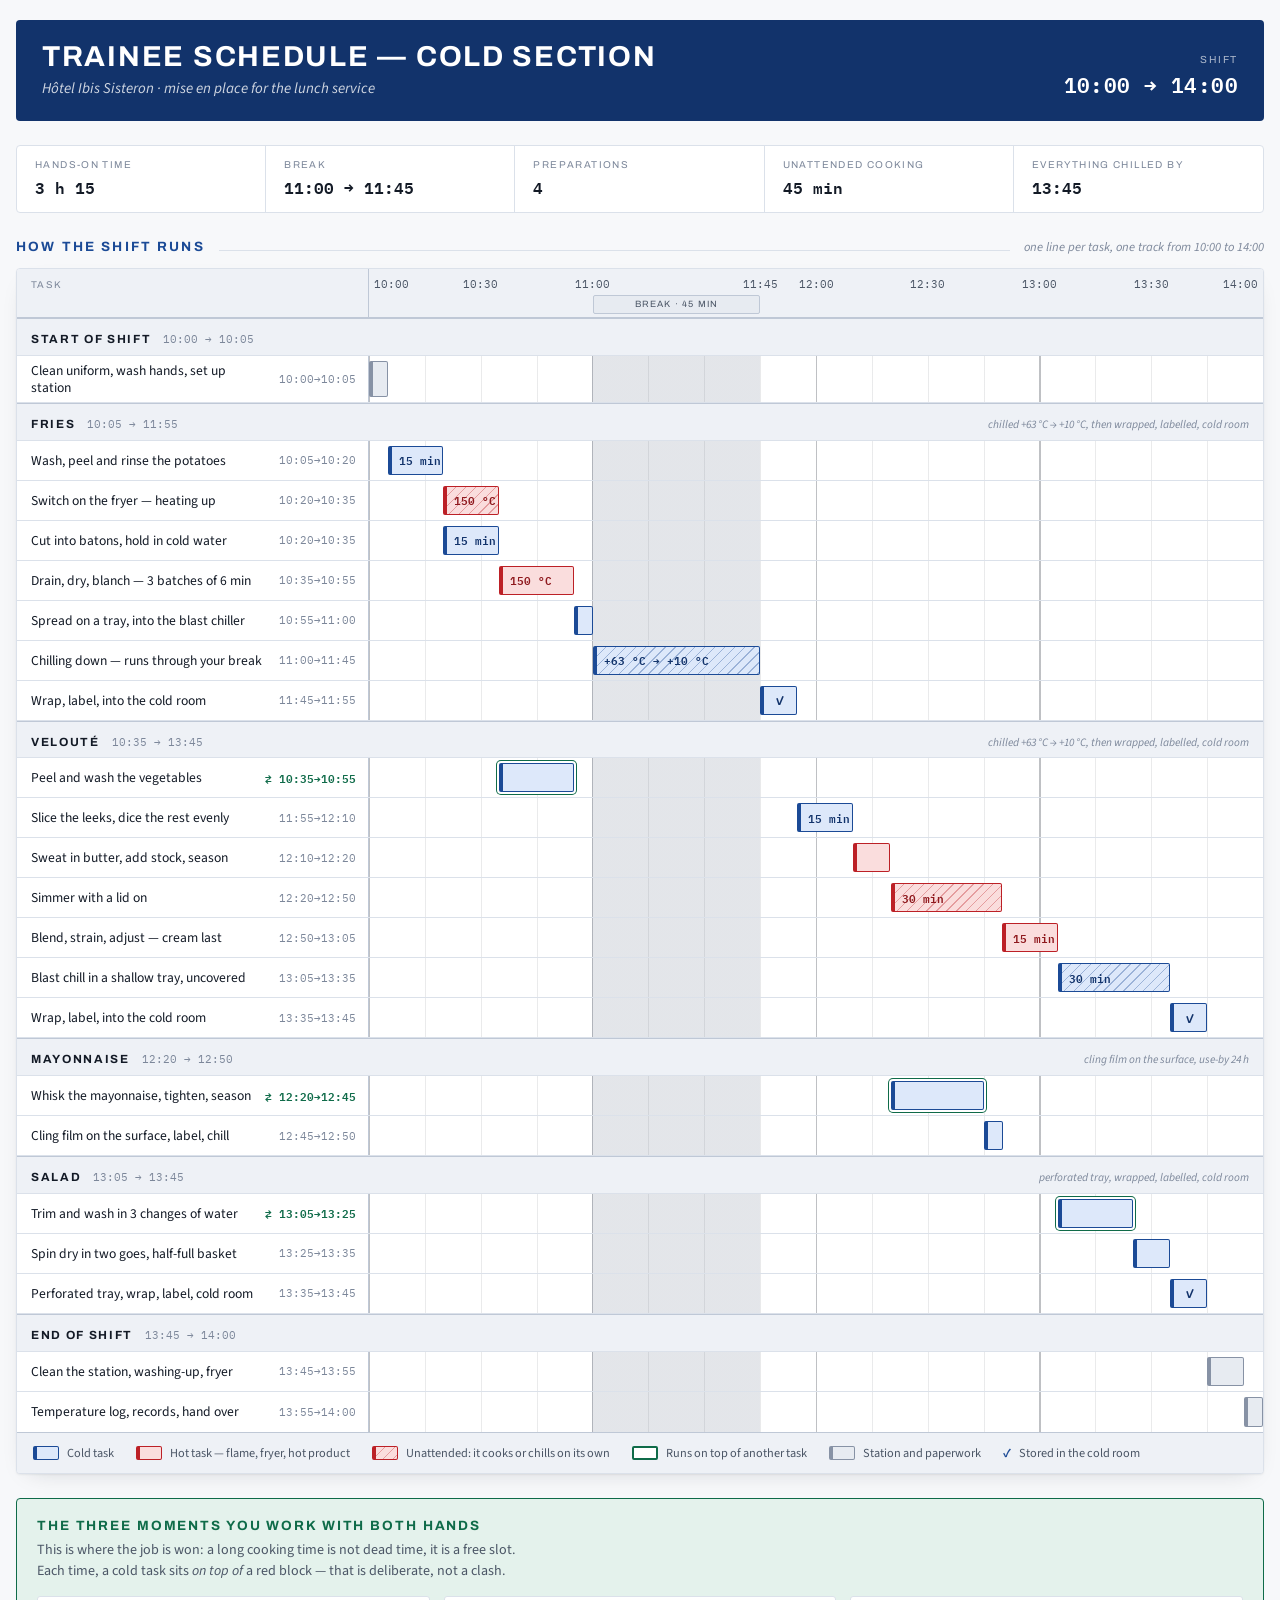
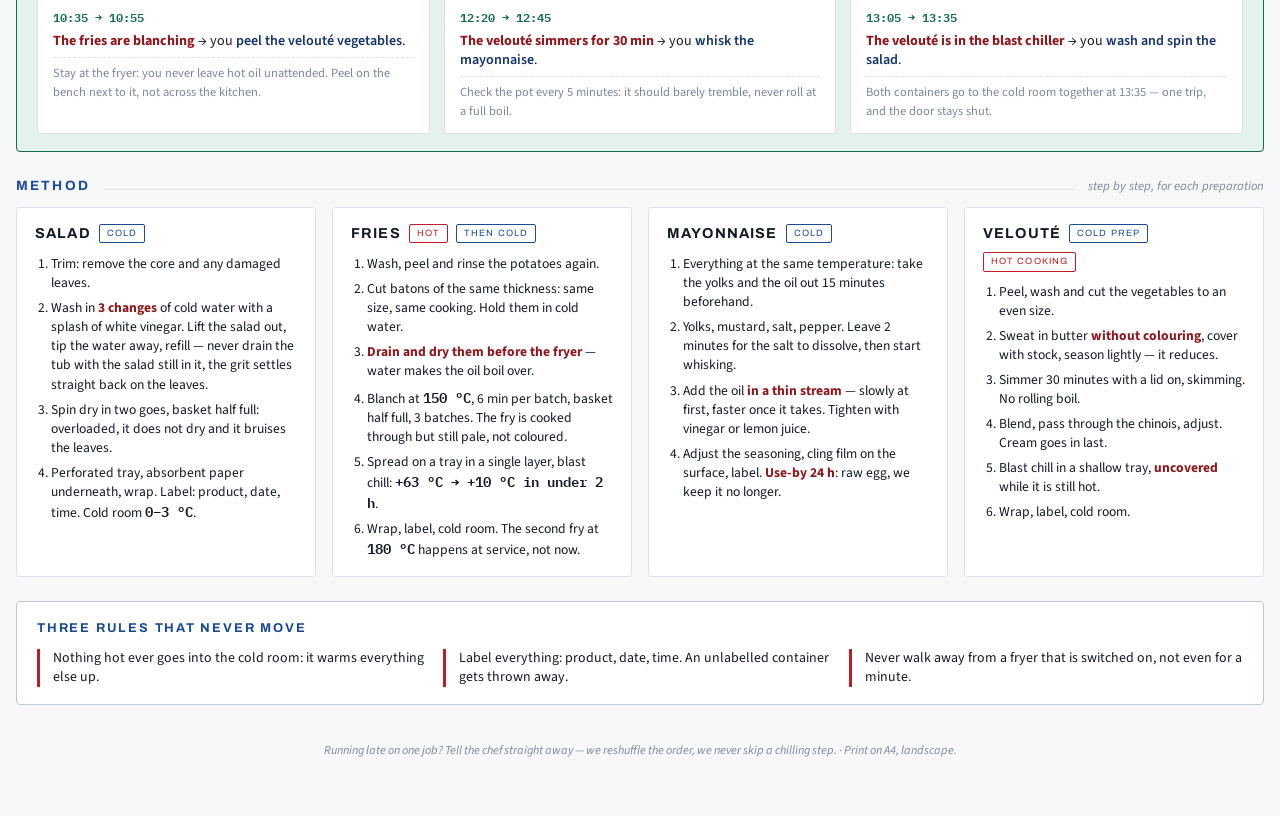
<file: trainee-schedule.html>
<!doctype html>
<html lang="en">
<head>
<meta charset="utf-8">
<meta name="viewport" content="width=device-width, initial-scale=1, viewport-fit=cover">
<!--ARTIFACT-START-->
<title>Trainee Schedule Ibis Sisteron</title>
<link rel="preconnect" href="https://fonts.googleapis.com">
<link rel="preconnect" href="https://fonts.gstatic.com" crossorigin>
<link rel="stylesheet" media="print" onload="this.media='all';this.onload=null"
      href="https://fonts.googleapis.com/css2?family=Archivo:wght@500;600;700&family=IBM+Plex+Mono:wght@500;600&family=Source+Sans+3:ital,wght@0,400;0,600;0,700;1,400&display=swap">
<noscript><link rel="stylesheet" href="https://fonts.googleapis.com/css2?family=Archivo:wght@500;600;700&family=IBM+Plex+Mono:wght@500;600&family=Source+Sans+3:ital,wght@0,400;0,600;0,700;1,400&display=swap"></noscript>
<style>
@page{size:A4 landscape;margin:9mm}

:root{
  --paper:#F7F8FA;
  --surface:#FFFFFF;
  --sunken:#EEF1F6;
  --ink:#131A26;
  --ink-2:#4B5666;
  --ink-3:#7C879A;
  --line:#DBE1EA;
  --line-strong:#BFC8D6;
  --navy:#12336B;
  --navy-2:#1B4A96;
  --on-navy:#FFFFFF;

  --cold:#1B4A96;
  --cold-fill:#DDE8FA;
  --cold-ink:#12336B;
  --hot:#BC2026;
  --hot-fill:#FADDDD;
  --hot-ink:#8E181D;
  --org:#8792A5;
  --org-fill:#E7EBF1;
  --org-ink:#4B5666;

  --green:#0F6B49;
  --green-soft:#E4F2EC;
  --pause-fill:rgba(124,135,154,.21);
  --grid:rgba(19,26,38,.09);
  --grid-hour:rgba(19,26,38,.20);
  --shadow:0 1px 2px rgba(19,26,38,.06), 0 8px 24px -14px rgba(19,26,38,.22);
  --focus:#1B4A96;
  --lbl:352px;
  color-scheme:light;
}
@media (prefers-color-scheme: dark){
  :root:not([data-theme="light"]){
    --paper:#0E131C; --surface:#161D29; --sunken:#1D2634;
    --ink:#E8ECF3; --ink-2:#A7B2C2; --ink-3:#7A869A;
    --line:#2A3547; --line-strong:#3B4859;
    --navy:#1A2B4A; --navy-2:#8AAFEA; --on-navy:#EEF3FC;
    --cold:#8AAFEA; --cold-fill:#1D2E4D; --cold-ink:#C9DAF6;
    --hot:#F2807F; --hot-fill:#3B2023; --hot-ink:#F6B0AF;
    --org:#6C7789; --org-fill:#222B3A; --org-ink:#A7B2C2;
    --green:#63C5A0; --green-soft:#12281F;
    --pause-fill:rgba(167,178,194,.15);
    --grid:rgba(232,236,243,.09);
    --grid-hour:rgba(232,236,243,.22);
    --shadow:0 1px 2px rgba(0,0,0,.4), 0 8px 24px -14px rgba(0,0,0,.7);
    --focus:#8AAFEA;
    color-scheme:dark;
  }
}
:root[data-theme="dark"]{
  --paper:#0E131C; --surface:#161D29; --sunken:#1D2634;
  --ink:#E8ECF3; --ink-2:#A7B2C2; --ink-3:#7A869A;
  --line:#2A3547; --line-strong:#3B4859;
  --navy:#1A2B4A; --navy-2:#8AAFEA; --on-navy:#EEF3FC;
  --cold:#8AAFEA; --cold-fill:#1D2E4D; --cold-ink:#C9DAF6;
  --hot:#F2807F; --hot-fill:#3B2023; --hot-ink:#F6B0AF;
  --org:#6C7789; --org-fill:#222B3A; --org-ink:#A7B2C2;
  --green:#63C5A0; --green-soft:#12281F;
  --pause-fill:rgba(167,178,194,.15);
  --grid:rgba(232,236,243,.09);
  --grid-hour:rgba(232,236,243,.22);
  --shadow:0 1px 2px rgba(0,0,0,.4), 0 8px 24px -14px rgba(0,0,0,.7);
  --focus:#8AAFEA;
  color-scheme:dark;
}

*{box-sizing:border-box}
body{
  margin:0;
  background:var(--paper);
  color:var(--ink);
  font-family:"Source Sans 3","Segoe UI",Helvetica,Arial,sans-serif;
  font-size:16px;
  line-height:1.5;
  -webkit-text-size-adjust:100%;
}
h1,h2,h3{font-family:Archivo,"Segoe UI",Helvetica,Arial,sans-serif;margin:0;text-wrap:balance}
.mono{font-family:"IBM Plex Mono",ui-monospace,SFMono-Regular,Menlo,monospace;font-variant-numeric:tabular-nums}
:where(a,button,summary):focus-visible{outline:2px solid var(--focus);outline-offset:2px}

.sheet{max-width:1380px;margin:0 auto;padding-block:20px 44px;padding-left:16px;padding-right:16px;display:flex;flex-direction:column;gap:24px}

/* ---------- Masthead ---------- */
.masthead{
  background:var(--navy);color:var(--on-navy);border-radius:4px;
  padding:20px 26px;display:flex;flex-wrap:wrap;gap:16px 28px;
  align-items:flex-end;justify-content:space-between;
}
.masthead h1{
  font-size:clamp(1.2rem,2.8vw,1.8rem);font-weight:700;
  letter-spacing:.06em;text-transform:uppercase;line-height:1.15;
}
.masthead .sub{font-style:italic;color:rgba(255,255,255,.8);font-size:.94rem;margin-top:5px}
.shiftbox{text-align:right;display:flex;flex-direction:column;gap:2px}
.shiftbox .k{font-family:Archivo,sans-serif;font-size:.64rem;letter-spacing:.15em;text-transform:uppercase;color:rgba(255,255,255,.65)}
.shiftbox .v{font-family:"IBM Plex Mono",monospace;font-size:1.3rem;font-weight:600;letter-spacing:.02em}

/* ---------- Key figures ---------- */
.facts{display:flex;flex-wrap:wrap;border:1px solid var(--line);border-radius:4px;background:var(--surface);overflow:hidden}
.fact{flex:1 1 150px;padding:12px 18px;border-right:1px solid var(--line);min-width:0}
.fact:last-child{border-right:0}
.fact .k{font-family:Archivo,sans-serif;font-size:.62rem;letter-spacing:.14em;text-transform:uppercase;color:var(--ink-3)}
.fact .v{font-family:"IBM Plex Mono",monospace;font-size:1.02rem;font-weight:600;color:var(--ink);margin-top:3px}

/* ---------- Section headings ---------- */
.sectitle{display:flex;align-items:baseline;gap:14px;margin-bottom:11px}
.sectitle h2{font-size:.84rem;letter-spacing:.16em;text-transform:uppercase;font-weight:700;color:var(--navy-2);white-space:nowrap}
.sectitle .rule{flex:1;height:1px;background:var(--line)}
.sectitle .note{font-size:.79rem;color:var(--ink-3);font-style:italic;white-space:nowrap}

/* ---------- Gantt ---------- */
.gantt-wrap{border:1px solid var(--line);border-radius:4px;background:var(--surface);overflow:hidden;box-shadow:var(--shadow)}
.gantt-scroll{overflow-x:auto}
.gantt{min-width:1060px;position:relative}

.ruler{display:grid;grid-template-columns:var(--lbl) 1fr;border-bottom:1px solid var(--line-strong);background:var(--sunken);position:sticky;top:0;z-index:6}
.ruler .rlbl{padding:9px 14px;font-family:Archivo,sans-serif;font-size:.61rem;letter-spacing:.15em;text-transform:uppercase;color:var(--ink-3);border-right:1px solid var(--line-strong)}
.ruler .rtrack{position:relative;height:48px}
.tick{position:absolute;top:6px;font-family:"IBM Plex Mono",monospace;font-size:.71rem;color:var(--ink-2);white-space:nowrap;transform:translateX(-50%)}
.tick.first{transform:translateX(0);padding-left:5px}
.tick.last{transform:translateX(-100%);padding-right:5px}
.pauseflag{
  position:absolute;top:26px;height:19px;display:flex;align-items:center;justify-content:center;
  background:var(--org-fill);border:1px solid var(--line-strong);border-radius:2px;
  font-family:Archivo,sans-serif;font-size:.57rem;letter-spacing:.13em;text-transform:uppercase;color:var(--org-ink);
}

.grouphead{
  display:flex;align-items:baseline;gap:12px;flex-wrap:wrap;
  padding:11px 14px 6px;background:var(--sunken);
  border-top:1px solid var(--line-strong);border-bottom:1px solid var(--line);
}
.grouphead .name{font-family:Archivo,sans-serif;font-size:.74rem;font-weight:700;letter-spacing:.14em;text-transform:uppercase;color:var(--ink)}
.grouphead .span{font-family:"IBM Plex Mono",monospace;font-size:.71rem;color:var(--ink-3)}
.grouphead .out{margin-left:auto;font-size:.71rem;color:var(--ink-3);font-style:italic}

.row{display:grid;grid-template-columns:var(--lbl) 1fr;border-bottom:1px solid var(--line);min-height:40px}
.row:last-child{border-bottom:0}
.row:hover{background:color-mix(in srgb, var(--sunken) 60%, transparent)}
.lbl{padding:6px 12px 6px 14px;border-right:1px solid var(--line-strong);display:flex;align-items:center;gap:12px;min-width:0}
.lbl .txt{font-size:.85rem;line-height:1.25;flex:1;min-width:0}
.lbl .hrs{font-family:"IBM Plex Mono",monospace;font-size:.68rem;color:var(--ink-3);white-space:nowrap;flex:none}
.lbl .hrs.para{color:var(--green);font-weight:600}
.track{
  position:relative;
  background-image:
    linear-gradient(to right, transparent 0 25%, var(--pause-fill) 25% 43.75%, transparent 43.75%),
    repeating-linear-gradient(to right, var(--grid-hour) 0 1px, transparent 1px 25%),
    repeating-linear-gradient(to right, var(--grid) 0 1px, transparent 1px 6.25%);
}

.bar{
  position:absolute;top:5px;bottom:5px;border-radius:2px;
  left:calc(var(--s) * (100% / 240));
  width:calc((var(--e) - var(--s)) * (100% / 240));
  background:var(--bar-fill);
  border:1px solid var(--bar-accent);
  border-left:4px solid var(--bar-accent);
  display:flex;align-items:center;padding:0 7px;overflow:hidden;
  font-family:"IBM Plex Mono",monospace;font-size:.67rem;font-weight:600;
  color:var(--bar-ink);white-space:nowrap;
}
.bar.cold{--bar-fill:var(--cold-fill);--bar-accent:var(--cold);--bar-ink:var(--cold-ink)}
.bar.hot{--bar-fill:var(--hot-fill);--bar-accent:var(--hot);--bar-ink:var(--hot-ink)}
.bar.org{--bar-fill:var(--org-fill);--bar-accent:var(--org);--bar-ink:var(--org-ink)}
.bar.passive::after{
  content:"";position:absolute;inset:0;pointer-events:none;
  background-image:repeating-linear-gradient(135deg, transparent 0 6px, var(--bar-accent) 6px 7px);
  opacity:.34;
}
.bar span{position:relative;z-index:1}
.bar.done{justify-content:center;padding:0 2px;font-size:.8rem;line-height:1}
.bar.para{box-shadow:0 0 0 2px var(--surface), 0 0 0 3px var(--green)}

.cursor{position:absolute;top:0;bottom:0;width:2px;background:var(--green);z-index:5;pointer-events:none;display:none}
.cursor::before{
  content:attr(data-t);position:absolute;top:-1px;left:50%;transform:translateX(-50%);
  background:var(--green);color:#fff;font-family:"IBM Plex Mono",monospace;font-size:.62rem;
  font-weight:600;padding:1px 5px;border-radius:2px;white-space:nowrap;
}
.chartbody{position:relative}

/* ---------- Legend ---------- */
.legend{display:flex;flex-wrap:wrap;gap:8px 22px;padding:11px 16px;border-top:1px solid var(--line-strong);background:var(--sunken)}
.leg{display:flex;align-items:center;gap:8px;font-size:.77rem;color:var(--ink-2)}
.swatch{width:26px;height:14px;border-radius:2px;flex:none;position:relative;border:1px solid var(--sw-accent);border-left:4px solid var(--sw-accent);background:var(--sw-fill)}
.swatch.cold{--sw-fill:var(--cold-fill);--sw-accent:var(--cold)}
.swatch.hot{--sw-fill:var(--hot-fill);--sw-accent:var(--hot)}
.swatch.org{--sw-fill:var(--org-fill);--sw-accent:var(--org)}
.swatch.passive::after{content:"";position:absolute;inset:0;background-image:repeating-linear-gradient(135deg, transparent 0 6px, var(--sw-accent) 6px 7px);opacity:.34}
.swatch.para{background:var(--surface);border:2px solid var(--green);border-left:2px solid var(--green)}
.leg .tickmark{color:var(--cold);font-weight:700}

/* ---------- Overlap callout ---------- */
.multi{border:1px solid var(--green);border-radius:4px;background:var(--green-soft);padding:17px 20px}
.multi h2{font-size:.84rem;letter-spacing:.14em;text-transform:uppercase;color:var(--green);margin-bottom:4px}
.multi .lead{font-size:.88rem;color:var(--ink-2);margin:0 0 13px;max-width:70ch}
.moments{display:grid;grid-template-columns:repeat(auto-fit,minmax(250px,1fr));gap:14px}
.moment{background:var(--surface);border:1px solid var(--line);border-radius:3px;padding:12px 15px;display:flex;flex-direction:column;gap:6px}
.moment .when{font-family:"IBM Plex Mono",monospace;font-size:.73rem;font-weight:600;color:var(--green)}
.moment .pair{font-size:.88rem;line-height:1.35}
.moment .pair b{color:var(--hot-ink)}
.moment .pair i{font-style:normal;color:var(--cold-ink);font-weight:600}
.moment .care{font-size:.78rem;color:var(--ink-3);border-top:1px dashed var(--line);padding-top:6px}

/* ---------- Method cards ---------- */
.cards{display:grid;grid-template-columns:repeat(auto-fit,minmax(260px,1fr));gap:16px}
.card{background:var(--surface);border:1px solid var(--line);border-radius:4px;padding:15px 18px 17px;display:flex;flex-direction:column;gap:10px;break-inside:avoid}
.card header{display:flex;align-items:center;gap:8px;flex-wrap:wrap}
.card h3{font-size:.9rem;letter-spacing:.08em;text-transform:uppercase;font-weight:700}
.pill{font-family:Archivo,sans-serif;font-size:.57rem;letter-spacing:.12em;text-transform:uppercase;padding:2px 7px;border-radius:2px;border:1px solid currentColor}
.pill.cold{color:var(--cold)}
.pill.hot{color:var(--hot)}
.card ol{margin:0;padding-left:1.15em;display:flex;flex-direction:column;gap:6px;font-size:.85rem;line-height:1.4}
.card ol::marker{color:var(--ink-3)}
.card li b{color:var(--hot-ink)}
.card .temp{font-family:"IBM Plex Mono",monospace;font-weight:600}

/* ---------- Standing rules ---------- */
.rules{border:1px solid var(--line-strong);border-radius:4px;background:var(--surface);padding:17px 20px}
.rules h2{font-size:.8rem;letter-spacing:.14em;text-transform:uppercase;color:var(--navy-2);margin-bottom:11px}
.rules ul{margin:0;padding:0;list-style:none;display:grid;grid-template-columns:repeat(auto-fit,minmax(230px,1fr));gap:12px}
.rules li{font-size:.87rem;line-height:1.38;padding-left:13px;border-left:3px solid var(--hot)}
.foot{font-size:.76rem;color:var(--ink-3);text-align:center;font-style:italic}

@media (max-width:560px){
  .fact{flex-basis:50%;border-bottom:1px solid var(--line)}
  .masthead{align-items:flex-start}
  .shiftbox{text-align:left}
}

/* ---------- A4 landscape ---------- */
@media print{
  body{background:#fff;color:#000;font-size:8.4pt;line-height:1.32}
  .sheet{max-width:none;padding:0;gap:6px}
  .gantt-wrap,.card,.multi,.rules,.facts{break-inside:avoid;box-shadow:none}
  .gantt-scroll{overflow:visible}
  .gantt{min-width:0}
  .cursor{display:none !important}
  .masthead,.bar,.swatch,.track,.grouphead,.ruler,.multi,.rules li,.card li b
    {-webkit-print-color-adjust:exact;print-color-adjust:exact}

  .masthead{background:#12336B !important;border-radius:0;padding:9px 14px}
  .masthead h1{font-size:13.5pt}
  .masthead .sub{font-size:7.8pt;margin-top:1px}
  .shiftbox .k{font-size:5.6pt}
  .shiftbox .v{font-size:11.5pt}

  .fact{padding:5px 11px}
  .fact .k{font-size:5.6pt}
  .fact .v{font-size:8.6pt;margin-top:1px}

  .sectitle{margin-bottom:5px}
  .sectitle h2{font-size:7.2pt}
  .sectitle .note{font-size:6.8pt}

  .ruler .rlbl{padding:5px 12px;font-size:5.6pt}
  .ruler .rtrack{height:29px}
  .tick{font-size:6.4pt;top:3px}
  .pauseflag{top:15px;height:12px;font-size:5.2pt}

  .grouphead{padding:4px 12px 3px}
  .grouphead .name{font-size:7pt}
  .grouphead .span,.grouphead .out{font-size:6.4pt}

  .row{min-height:0}
  .lbl{padding:2px 10px 2px 12px;gap:8px}
  .lbl .txt{font-size:7.6pt;line-height:1.2}
  .lbl .hrs{font-size:6.6pt}
  .bar{top:1.5px;bottom:1.5px;font-size:5.9pt;padding:0 5px}
  .bar.done{font-size:7pt}

  .legend{padding:5px 12px;gap:3px 16px}
  .leg{font-size:6.6pt}
  .swatch{width:20px;height:11px}

  .multi{break-before:page;padding:10px 15px}
  .multi h2{font-size:7.6pt}
  .multi .lead{font-size:7.6pt;margin-bottom:7px}
  .moments,.cards,.rules ul{gap:9px}
  .moment{padding:8px 11px;gap:4px}
  .moment .when{font-size:6.8pt}
  .moment .pair{font-size:7.8pt}
  .moment .care{font-size:7pt}

  .card{padding:9px 12px 11px;gap:6px}
  .card h3{font-size:8pt}
  .card ol{font-size:7.4pt;gap:3px;line-height:1.33}
  .rules{padding:10px 15px}
  .rules li{font-size:7.8pt}
  .foot{font-size:6.8pt}
}
</style>
</head>
<body>
<div class="sheet">

  <header class="masthead">
    <div>
      <h1>Trainee schedule — cold section</h1>
      <div class="sub">Hôtel Ibis Sisteron · mise en place for the lunch service</div>
    </div>
    <div class="shiftbox">
      <span class="k">Shift</span>
      <span class="v">10:00 → 14:00</span>
    </div>
  </header>

  <section class="facts" aria-label="Key figures for the shift">
    <div class="fact"><div class="k">Hands-on time</div><div class="v">3 h 15</div></div>
    <div class="fact"><div class="k">Break</div><div class="v">11:00 → 11:45</div></div>
    <div class="fact"><div class="k">Preparations</div><div class="v">4</div></div>
    <div class="fact"><div class="k">Unattended cooking</div><div class="v">45 min</div></div>
    <div class="fact"><div class="k">Everything chilled by</div><div class="v">13:45</div></div>
  </section>

  <section>
    <div class="sectitle">
      <h2>How the shift runs</h2>
      <span class="rule"></span>
      <span class="note">one line per task, one track from 10:00 to 14:00</span>
    </div>

    <div class="gantt-wrap">
      <div class="gantt-scroll">
        <div class="gantt">

          <div class="ruler">
            <div class="rlbl">Task</div>
            <div class="rtrack">
              <span class="tick first mono" style="left:0%">10:00</span>
              <span class="tick mono" style="left:12.5%">10:30</span>
              <span class="tick mono" style="left:25%">11:00</span>
              <span class="pauseflag" style="left:25%;width:18.75%">Break · 45 min</span>
              <span class="tick mono" style="left:43.75%">11:45</span>
              <span class="tick mono" style="left:50%">12:00</span>
              <span class="tick mono" style="left:62.5%">12:30</span>
              <span class="tick mono" style="left:75%">13:00</span>
              <span class="tick mono" style="left:87.5%">13:30</span>
              <span class="tick last mono" style="left:100%">14:00</span>
            </div>
          </div>

          <div class="chartbody">
            <div class="cursor mono" id="cursor" data-t=""></div>

            <div class="grouphead">
              <span class="name">Start of shift</span>
              <span class="span mono">10:00 → 10:05</span>
            </div>
            <div class="row">
              <div class="lbl"><span class="txt">Clean uniform, wash hands, set up station</span><span class="hrs">10:00→10:05</span></div>
              <div class="track"><div class="bar org" style="--s:0;--e:5"></div></div>
            </div>

            <div class="grouphead">
              <span class="name">Fries</span>
              <span class="span mono">10:05 → 11:55</span>
              <span class="out">chilled +63 °C → +10 °C, then wrapped, labelled, cold room</span>
            </div>
            <div class="row">
              <div class="lbl"><span class="txt">Wash, peel and rinse the potatoes</span><span class="hrs">10:05→10:20</span></div>
              <div class="track"><div class="bar cold" style="--s:5;--e:20"><span>15 min</span></div></div>
            </div>
            <div class="row">
              <div class="lbl"><span class="txt">Switch on the fryer — heating up</span><span class="hrs">10:20→10:35</span></div>
              <div class="track"><div class="bar hot passive" style="--s:20;--e:35"><span>150 °C</span></div></div>
            </div>
            <div class="row">
              <div class="lbl"><span class="txt">Cut into batons, hold in cold water</span><span class="hrs">10:20→10:35</span></div>
              <div class="track"><div class="bar cold" style="--s:20;--e:35"><span>15 min</span></div></div>
            </div>
            <div class="row">
              <div class="lbl"><span class="txt">Drain, dry, blanch — 3 batches of 6 min</span><span class="hrs">10:35→10:55</span></div>
              <div class="track"><div class="bar hot" style="--s:35;--e:55"><span>150 °C</span></div></div>
            </div>
            <div class="row">
              <div class="lbl"><span class="txt">Spread on a tray, into the blast chiller</span><span class="hrs">10:55→11:00</span></div>
              <div class="track"><div class="bar cold" style="--s:55;--e:60"></div></div>
            </div>
            <div class="row">
              <div class="lbl"><span class="txt">Chilling down — runs through your break</span><span class="hrs">11:00→11:45</span></div>
              <div class="track"><div class="bar cold passive" style="--s:60;--e:105"><span>+63 °C → +10 °C</span></div></div>
            </div>
            <div class="row">
              <div class="lbl"><span class="txt">Wrap, label, into the cold room</span><span class="hrs">11:45→11:55</span></div>
              <div class="track"><div class="bar cold done" style="--s:105;--e:115"><span>&#10003;</span></div></div>
            </div>

            <div class="grouphead">
              <span class="name">Velouté</span>
              <span class="span mono">10:35 → 13:45</span>
              <span class="out">chilled +63 °C → +10 °C, then wrapped, labelled, cold room</span>
            </div>
            <div class="row">
              <div class="lbl"><span class="txt">Peel and wash the vegetables</span><span class="hrs para">⇄ 10:35→10:55</span></div>
              <div class="track"><div class="bar cold para" style="--s:35;--e:55"></div></div>
            </div>
            <div class="row">
              <div class="lbl"><span class="txt">Slice the leeks, dice the rest evenly</span><span class="hrs">11:55→12:10</span></div>
              <div class="track"><div class="bar cold" style="--s:115;--e:130"><span>15 min</span></div></div>
            </div>
            <div class="row">
              <div class="lbl"><span class="txt">Sweat in butter, add stock, season</span><span class="hrs">12:10→12:20</span></div>
              <div class="track"><div class="bar hot" style="--s:130;--e:140"></div></div>
            </div>
            <div class="row">
              <div class="lbl"><span class="txt">Simmer with a lid on</span><span class="hrs">12:20→12:50</span></div>
              <div class="track"><div class="bar hot passive" style="--s:140;--e:170"><span>30 min</span></div></div>
            </div>
            <div class="row">
              <div class="lbl"><span class="txt">Blend, strain, adjust — cream last</span><span class="hrs">12:50→13:05</span></div>
              <div class="track"><div class="bar hot" style="--s:170;--e:185"><span>15 min</span></div></div>
            </div>
            <div class="row">
              <div class="lbl"><span class="txt">Blast chill in a shallow tray, uncovered</span><span class="hrs">13:05→13:35</span></div>
              <div class="track"><div class="bar cold passive" style="--s:185;--e:215"><span>30 min</span></div></div>
            </div>
            <div class="row">
              <div class="lbl"><span class="txt">Wrap, label, into the cold room</span><span class="hrs">13:35→13:45</span></div>
              <div class="track"><div class="bar cold done" style="--s:215;--e:225"><span>&#10003;</span></div></div>
            </div>

            <div class="grouphead">
              <span class="name">Mayonnaise</span>
              <span class="span mono">12:20 → 12:50</span>
              <span class="out">cling film on the surface, use-by 24 h</span>
            </div>
            <div class="row">
              <div class="lbl"><span class="txt">Whisk the mayonnaise, tighten, season</span><span class="hrs para">⇄ 12:20→12:45</span></div>
              <div class="track"><div class="bar cold para" style="--s:140;--e:165"></div></div>
            </div>
            <div class="row">
              <div class="lbl"><span class="txt">Cling film on the surface, label, chill</span><span class="hrs">12:45→12:50</span></div>
              <div class="track"><div class="bar cold" style="--s:165;--e:170"></div></div>
            </div>

            <div class="grouphead">
              <span class="name">Salad</span>
              <span class="span mono">13:05 → 13:45</span>
              <span class="out">perforated tray, wrapped, labelled, cold room</span>
            </div>
            <div class="row">
              <div class="lbl"><span class="txt">Trim and wash in 3 changes of water</span><span class="hrs para">⇄ 13:05→13:25</span></div>
              <div class="track"><div class="bar cold para" style="--s:185;--e:205"></div></div>
            </div>
            <div class="row">
              <div class="lbl"><span class="txt">Spin dry in two goes, half-full basket</span><span class="hrs">13:25→13:35</span></div>
              <div class="track"><div class="bar cold" style="--s:205;--e:215"></div></div>
            </div>
            <div class="row">
              <div class="lbl"><span class="txt">Perforated tray, wrap, label, cold room</span><span class="hrs">13:35→13:45</span></div>
              <div class="track"><div class="bar cold done" style="--s:215;--e:225"><span>&#10003;</span></div></div>
            </div>

            <div class="grouphead">
              <span class="name">End of shift</span>
              <span class="span mono">13:45 → 14:00</span>
            </div>
            <div class="row">
              <div class="lbl"><span class="txt">Clean the station, washing-up, fryer</span><span class="hrs">13:45→13:55</span></div>
              <div class="track"><div class="bar org" style="--s:225;--e:235"></div></div>
            </div>
            <div class="row">
              <div class="lbl"><span class="txt">Temperature log, records, hand over</span><span class="hrs">13:55→14:00</span></div>
              <div class="track"><div class="bar org" style="--s:235;--e:240"></div></div>
            </div>
          </div>

        </div>
      </div>

      <div class="legend">
        <span class="leg"><span class="swatch cold"></span>Cold task</span>
        <span class="leg"><span class="swatch hot"></span>Hot task — flame, fryer, hot product</span>
        <span class="leg"><span class="swatch hot passive"></span>Unattended: it cooks or chills on its own</span>
        <span class="leg"><span class="swatch para"></span>Runs on top of another task</span>
        <span class="leg"><span class="swatch org"></span>Station and paperwork</span>
        <span class="leg"><span class="tickmark">&#10003;</span>Stored in the cold room</span>
      </div>
    </div>
  </section>

  <section class="multi">
    <h2>The three moments you work with both hands</h2>
    <p class="lead">This is where the job is won: a long cooking time is not dead time, it is a free slot.
      Each time, a cold task sits <em>on top of</em> a red block — that is deliberate, not a clash.</p>
    <div class="moments">
      <div class="moment">
        <span class="when">10:35 → 10:55</span>
        <span class="pair"><b>The fries are blanching</b> → you <i>peel the velouté vegetables</i>.</span>
        <span class="care">Stay at the fryer: you never leave hot oil unattended. Peel on the bench next to it, not across the kitchen.</span>
      </div>
      <div class="moment">
        <span class="when">12:20 → 12:45</span>
        <span class="pair"><b>The velouté simmers for 30 min</b> → you <i>whisk the mayonnaise</i>.</span>
        <span class="care">Check the pot every 5 minutes: it should barely tremble, never roll at a full boil.</span>
      </div>
      <div class="moment">
        <span class="when">13:05 → 13:35</span>
        <span class="pair"><b>The velouté is in the blast chiller</b> → you <i>wash and spin the salad</i>.</span>
        <span class="care">Both containers go to the cold room together at 13:35 — one trip, and the door stays shut.</span>
      </div>
    </div>
  </section>

  <section>
    <div class="sectitle">
      <h2>Method</h2>
      <span class="rule"></span>
      <span class="note">step by step, for each preparation</span>
    </div>
    <div class="cards">

      <article class="card">
        <header><h3>Salad</h3><span class="pill cold">Cold</span></header>
        <ol>
          <li>Trim: remove the core and any damaged leaves.</li>
          <li>Wash in <b>3 changes</b> of cold water with a splash of white vinegar. Lift the salad out, tip the water away, refill — never drain the tub with the salad still in it, the grit settles straight back on the leaves.</li>
          <li>Spin dry in two goes, basket half full: overloaded, it does not dry and it bruises the leaves.</li>
          <li>Perforated tray, absorbent paper underneath, wrap. Label: product, date, time. Cold room <span class="temp">0–3 °C</span>.</li>
        </ol>
      </article>

      <article class="card">
        <header><h3>Fries</h3><span class="pill hot">Hot</span><span class="pill cold">then cold</span></header>
        <ol>
          <li>Wash, peel and rinse the potatoes again.</li>
          <li>Cut batons of the same thickness: same size, same cooking. Hold them in cold water.</li>
          <li><b>Drain and dry them before the fryer</b> — water makes the oil boil over.</li>
          <li>Blanch at <span class="temp">150 °C</span>, 6 min per batch, basket half full, 3 batches. The fry is cooked through but still pale, not coloured.</li>
          <li>Spread on a tray in a single layer, blast chill: <span class="temp">+63 °C → +10 °C in under 2 h</span>.</li>
          <li>Wrap, label, cold room. The second fry at <span class="temp">180 °C</span> happens at service, not now.</li>
        </ol>
      </article>

      <article class="card">
        <header><h3>Mayonnaise</h3><span class="pill cold">Cold</span></header>
        <ol>
          <li>Everything at the same temperature: take the yolks and the oil out 15 minutes beforehand.</li>
          <li>Yolks, mustard, salt, pepper. Leave 2 minutes for the salt to dissolve, then start whisking.</li>
          <li>Add the oil <b>in a thin stream</b> — slowly at first, faster once it takes. Tighten with vinegar or lemon juice.</li>
          <li>Adjust the seasoning, cling film on the surface, label. <b>Use-by 24 h</b>: raw egg, we keep it no longer.</li>
        </ol>
      </article>

      <article class="card">
        <header><h3>Velouté</h3><span class="pill cold">Cold prep</span><span class="pill hot">Hot cooking</span></header>
        <ol>
          <li>Peel, wash and cut the vegetables to an even size.</li>
          <li>Sweat in butter <b>without colouring</b>, cover with stock, season lightly — it reduces.</li>
          <li>Simmer 30 minutes with a lid on, skimming. No rolling boil.</li>
          <li>Blend, pass through the chinois, adjust. Cream goes in last.</li>
          <li>Blast chill in a shallow tray, <b>uncovered</b> while it is still hot.</li>
          <li>Wrap, label, cold room.</li>
        </ol>
      </article>

    </div>
  </section>

  <section class="rules">
    <h2>Three rules that never move</h2>
    <ul>
      <li>Nothing hot ever goes into the cold room: it warms everything else up.</li>
      <li>Label everything: product, date, time. An unlabelled container gets thrown away.</li>
      <li>Never walk away from a fryer that is switched on, not even for a minute.</li>
    </ul>
  </section>

  <p class="foot">Running late on one job? Tell the chef straight away — we reshuffle the order, we never skip a chilling step. · Print on A4, landscape.</p>

</div>

<script>
/* Live time marker on the track, shown only during the shift.
   Paris time: this sheet is read in the kitchen, not on the server. */
(function () {
  var cursor = document.getElementById("cursor");
  if (!cursor) return;

  function minutesParis() {
    var h, m;
    try {
      var parts = new Intl.DateTimeFormat("en-GB", {
        timeZone: "Europe/Paris", hour: "2-digit", minute: "2-digit", hour12: false
      }).formatToParts(new Date());
      parts.forEach(function (p) {
        if (p.type === "hour") h = parseInt(p.value, 10);
        if (p.type === "minute") m = parseInt(p.value, 10);
      });
    } catch (e) {
      var d = new Date();
      h = d.getHours(); m = d.getMinutes();
    }
    return h * 60 + m;
  }

  function place() {
    var mins = minutesParis() - 600;          /* 600 = 10:00 */
    if (mins < 0 || mins > 240) { cursor.style.display = "none"; return; }
    var lbl = getComputedStyle(document.documentElement).getPropertyValue("--lbl").trim();
    cursor.style.display = "block";
    cursor.style.left = "calc(" + lbl + " + (100% - " + lbl + ") * " + (mins / 240) + ")";
    var t = mins + 600;
    cursor.setAttribute("data-t",
      ("0" + Math.floor(t / 60)).slice(-2) + ":" + ("0" + (t % 60)).slice(-2));
  }

  place();
  setInterval(place, 30000);
})();
</script>
<!--ARTIFACT-END-->
</body>
</html>
</file>
<file: assets/css/styles.css>
/* ==================================================================
   Restaurant Les Tilleuls — feuille de style principale
   Mobile-first. Palette tirée du logo : feuillage de tilleul, écorce,
   papier crème. Typographie éditoriale.
   ================================================================== */

:root {
  --ink:        #171b13;   /* sous-bois, presque noir */
  --ink-soft:   #202618;
  --ink-line:   #303724;
  --paper:      #fbfaf6;
  --paper-2:    #eef0e6;
  --text:       #23281e;
  --text-soft:  #6f7566;
  --gold:       #89ab38;   /* vert tilleul du logo : couleur d'accent */
  --gold-soft:  #bcd67e;
  --green:      #3d6b33;   /* avis public — vert plus profond que l'accent */
  --red:        #b4553f;   /* avis privé */
  --white-70:   rgba(255, 255, 255, .7);

  --radius:     18px;
  --radius-sm:  12px;
  --shadow-lg:  0 24px 60px rgba(0, 0, 0, .38);
  --shadow-md:  0 10px 30px rgba(0, 0, 0, .22);

  --font-title: "Cormorant Garamond", Georgia, "Times New Roman", serif;
  --font-body:  "Inter", -apple-system, BlinkMacSystemFont, "Segoe UI", Roboto, sans-serif;

  --safe-top:    env(safe-area-inset-top, 0px);
  --safe-bottom: env(safe-area-inset-bottom, 0px);
}

*, *::before, *::after { box-sizing: border-box; }

/* `display: flex/grid` l'emporterait sinon sur l'attribut [hidden] */
[hidden] { display: none !important; }

html, body {
  height: 100%;
  margin: 0;
}

body {
  font-family: var(--font-body);
  background: var(--ink);
  color: var(--paper);
  -webkit-font-smoothing: antialiased;
  -webkit-tap-highlight-color: transparent;
  overscroll-behavior-y: none;
  display: flex;
  flex-direction: column;
}

body.is-locked { overflow: hidden; }

svg {
  width: 100%;
  height: 100%;
  fill: none;
  stroke: currentColor;
  stroke-width: 1.6;
  stroke-linecap: round;
  stroke-linejoin: round;
}

.sr-only {
  position: absolute;
  width: 1px; height: 1px;
  padding: 0; margin: -1px;
  overflow: hidden;
  clip: rect(0 0 0 0);
  white-space: nowrap;
}

/* ============================ EN-TÊTE ============================ */
.topbar {
  display: flex;
  align-items: center;
  justify-content: space-between;
  gap: 12px;
  padding: calc(var(--safe-top) + 7px) 12px 7px;
  background: linear-gradient(180deg, #1c2117, rgba(23, 27, 19, .92));
  border-bottom: 1px solid var(--ink-line);
  position: relative;
  z-index: 5;
}

.brand {
  display: flex;
  align-items: center;
  gap: 11px;
  min-width: 0;
}

.brand__mark {
  flex: none;
  width: 34px; height: 34px;
  display: grid;
  place-items: center;
  border-radius: 50%;
  border: 1px solid var(--gold);
  color: var(--gold-soft);
  font-family: var(--font-title);
  font-size: 1.05rem;
  font-weight: 700;
  letter-spacing: .02em;
  overflow: hidden;
}
.brand__mark--img { border: none; }
.brand__mark img { width: 100%; height: 100%; object-fit: cover; }

.brand__text { display: flex; flex-direction: column; min-width: 0; }
.brand__text strong {
  font-family: var(--font-title);
  font-size: 1.1rem;
  font-weight: 600;
  line-height: 1.15;
  letter-spacing: .01em;
  white-space: nowrap;
  overflow: hidden;
  text-overflow: ellipsis;
}
.brand__text small {
  font-size: .66rem;
  color: var(--gold);
  letter-spacing: .09em;
  text-transform: uppercase;
  white-space: nowrap;
  overflow: hidden;
  text-overflow: ellipsis;
}

.topbar__actions { display: flex; gap: 7px; flex: none; }

/* En plein écran, la barre du navigateur disparaît : on récupère la place. */
body.is-fullscreen .topbar { padding-top: 7px; }

.icon-btn {
  width: 36px; height: 36px;
  padding: 8px;
  border-radius: 50%;
  border: 1px solid var(--ink-line);
  background: rgba(255, 255, 255, .04);
  color: var(--paper);
  cursor: pointer;
  transition: transform .15s, background .2s, border-color .2s;
}
.icon-btn:active { transform: scale(.92); }

/* Le bouton de langue porte un mot, pas un pictogramme : un drapeau
   désignerait un pays, jamais une langue. */
.icon-btn--lang {
  width: auto;
  padding: 0 11px;
  border-radius: 18px;
  font: 600 .72rem/36px var(--font-body);
  letter-spacing: .06em;
  text-transform: uppercase;
}
.icon-btn--accent {
  border-color: rgba(137, 171, 56, .55);
  color: var(--gold-soft);
  background: rgba(137, 171, 56, .1);
}

/* ============================ FLIPBOOK =========================== */
.app { flex: 1; min-height: 0; display: flex; }

.menu-section {
  flex: 1;
  min-height: 0;
  display: flex;
  flex-direction: column;
  position: relative;
}

.fb {
  flex: 1;
  min-height: 0;
  display: flex;
  flex-direction: column;
}

.fb-stage {
  flex: 1;
  min-height: 0;
  position: relative;
  display: grid;
  /* Sans `minmax(0, 1fr)`, la piste implicite se dimensionne sur le contenu :
     sur un écran haut, le livret déborderait en largeur au lieu d'être
     ramené par son `max-width`. */
  grid-template-columns: minmax(0, 1fr);
  grid-template-rows: minmax(0, 1fr);
  place-items: center;
  padding: 14px 12px 4px;
  touch-action: pan-y;
  overflow: hidden;
  background:
    radial-gradient(120% 80% at 50% 0%, #232a1c 0%, var(--ink) 62%);
}
.fb.is-zoomed .fb-stage { touch-action: none; }

/* Les dimensions exactes sont posées en pixels par le script, qui connaît
   les proportions réelles des pages (voir `_fit()`). Les valeurs ci-dessous
   ne servent qu'avant le premier calcul. */
.fb-book {
  position: relative;
  height: 100%;
  width: auto;
  max-width: 100%;
  aspect-ratio: 1 / 1.414;
  perspective: 1900px;
  perspective-origin: 50% 42%;
  transform-origin: center;
  filter: drop-shadow(0 18px 34px rgba(0, 0, 0, .5));
}

.fb.is-spread .fb-book { aspect-ratio: 1.414 / 1; }

.fb-pane,
.fb-face {
  position: absolute;
  top: 0;
  height: 100%;
  overflow: hidden;
  background: var(--paper);
  border-radius: 5px;
}

.fb-pane { z-index: 1; }
.fb-pane--left  { left: 0; width: 100%; display: none; }
.fb-pane--right { left: 0; width: 100%; }

.fb.is-spread .fb-pane--left  { display: block; width: 50%; border-radius: 5px 0 0 5px; }
.fb.is-spread .fb-pane--right { left: 50%; width: 50%; border-radius: 0 5px 5px 0; }

.fb-pane.is-blank { background: var(--paper-2); }

.fb-pane img,
.fb-face img {
  width: 100%;
  height: 100%;
  object-fit: contain;
  display: block;
  user-select: none;
  -webkit-user-drag: none;
}

/* Ombre de reliure au centre du double page */
.fb-gutter {
  display: none;
  position: absolute;
  top: 0; bottom: 0; left: 50%;
  width: 46px;
  margin-left: -23px;
  z-index: 2;
  pointer-events: none;
  background: linear-gradient(90deg,
    rgba(0, 0, 0, 0) 0%,
    rgba(0, 0, 0, .16) 42%,
    rgba(0, 0, 0, .28) 50%,
    rgba(0, 0, 0, .16) 58%,
    rgba(0, 0, 0, 0) 100%);
}
.fb.is-spread .fb-gutter { display: block; }

/* --- La feuille qui tourne --- */
.fb-leaf {
  position: absolute;
  top: 0;
  height: 100%;
  z-index: 4;
  transform-style: preserve-3d;
  will-change: transform;
}

.fb-leaf--next { left: 0; width: 100%; transform-origin: left center; }
.fb-leaf--prev { left: 0; width: 100%; transform-origin: right center; }

.fb.is-spread .fb-leaf--next { left: 50%; width: 50%; transform-origin: left center; }
.fb.is-spread .fb-leaf--prev { left: 0;   width: 50%; transform-origin: right center; }

.fb-face {
  left: 0;
  width: 100%;
  backface-visibility: hidden;
  -webkit-backface-visibility: hidden;
  box-shadow: 0 0 22px rgba(0, 0, 0, .3);
}
.fb-face--back { transform: rotateY(180deg); }

.fb-shade {
  position: absolute;
  inset: 0;
  opacity: 0;
  pointer-events: none;
}
.fb-face--front .fb-shade {
  background: linear-gradient(to left, rgba(0, 0, 0, .55), rgba(0, 0, 0, .05) 55%, transparent 80%);
}
.fb-face--back .fb-shade {
  background: linear-gradient(to right, rgba(0, 0, 0, .5), rgba(0, 0, 0, .05) 55%, transparent 80%);
}
.fb-leaf--prev .fb-face--front .fb-shade {
  background: linear-gradient(to right, rgba(0, 0, 0, .55), rgba(0, 0, 0, .05) 55%, transparent 80%);
}
.fb-leaf--prev .fb-face--back .fb-shade {
  background: linear-gradient(to left, rgba(0, 0, 0, .5), rgba(0, 0, 0, .05) 55%, transparent 80%);
}

/* Zones tactiles gauche / droite */
.fb-hit {
  position: absolute;
  top: 0; bottom: 0;
  width: 26%;
  z-index: 3;
  border: 0;
  padding: 0;
  background: transparent;
  cursor: pointer;
  -webkit-tap-highlight-color: transparent;
}
.fb-hit--prev { left: 0; }
.fb-hit--next { right: 0; }
.fb-hit:disabled { cursor: default; }
.fb.is-zoomed .fb-hit { display: none; }

/* Chargement */
.fb-loader {
  position: absolute;
  inset: 0;
  display: grid;
  place-content: center;
  justify-items: center;
  gap: 14px;
  color: var(--text-soft);
  background: var(--ink);
  z-index: 6;
}
.fb-loader__ring {
  width: 34px; height: 34px;
  border: 2px solid rgba(137, 171, 56, .22);
  border-top-color: var(--gold);
  border-radius: 50%;
  animation: spin .85s linear infinite;
}
.fb-loader__label { font-size: .85rem; letter-spacing: .04em; color: var(--gold-soft); }
.fb-error { text-align: center; color: var(--paper-2); font-size: .9rem; line-height: 1.6; }
.fb-error small { color: var(--text-soft); }

@keyframes spin { to { transform: rotate(360deg); } }

/* Loupe de lecture --------------------------------------------------
   Une page A4 réduite à la largeur d'un téléphone ramène les prix à
   sept pixels : lisibles de justesse, pénibles à table. Le bouton est
   donc posé sur la carte, visible sans qu'on ait rien à deviner — la
   double touche et le pincement restent des raccourcis, pas le seul
   chemin. */
.fb-zoom {
  position: absolute;
  right: 14px;
  bottom: 12px;
  z-index: 3;
  display: none;
  align-items: center;
  gap: 7px;
  padding: 9px 15px 9px 11px;
  border-radius: 999px;
  border: 1px solid rgba(214, 199, 160, .34);
  background: rgba(23, 27, 19, .82);
  -webkit-backdrop-filter: blur(6px);
  backdrop-filter: blur(6px);
  color: var(--paper);
  font: 600 .78rem/1 "Inter", system-ui, sans-serif;
  letter-spacing: .02em;
  cursor: pointer;
  box-shadow: 0 6px 18px rgba(0, 0, 0, .4);
  transition: transform .15s, background .2s;
}
.fb.is-ready .fb-zoom { display: inline-flex; }
/* Sur un écran large, le livret s'ouvre en double page et le texte est déjà
   lisible : la loupe n'aurait rien à corriger. */
.fb.is-spread .fb-zoom { display: none; }
.fb-zoom:active { transform: scale(.94); }
.fb-zoom svg {
  width: 19px; height: 19px;
  fill: none;
  stroke: var(--gold);
  stroke-width: 1.9;
  stroke-linecap: round;
}
.fb-zoom__moins { display: none; }
.fb-zoom.is-on { background: rgba(122, 138, 74, .92); border-color: transparent; }
.fb-zoom.is-on .fb-zoom__plus { display: none; }
.fb-zoom.is-on .fb-zoom__moins { display: block; }
.fb-zoom.is-on svg { stroke: var(--paper); }

/* Barre de navigation du livret */
.fb-bar {
  flex: none;
  display: flex;
  align-items: center;
  gap: 12px;
  padding: 8px 16px calc(var(--safe-bottom) + 12px);
  background: linear-gradient(180deg, rgba(23, 27, 19, 0), var(--ink) 42%);
}

.fb-btn {
  flex: none;
  width: 42px; height: 42px;
  padding: 10px;
  border-radius: 50%;
  border: 1px solid var(--ink-line);
  background: rgba(255, 255, 255, .04);
  color: var(--paper);
  cursor: pointer;
  transition: opacity .2s, transform .15s;
}
.fb-btn:active { transform: scale(.9); }
.fb-btn:disabled { opacity: .28; cursor: default; }

.fb-progress {
  flex: 1;
  display: flex;
  flex-direction: column;
  align-items: center;
  gap: 4px;
  min-width: 0;
}

.fb-range {
  -webkit-appearance: none;
  appearance: none;
  width: 100%;
  height: 22px;
  background: transparent;
  cursor: pointer;
}
.fb-range::-webkit-slider-runnable-track {
  height: 3px;
  border-radius: 3px;
  background: rgba(255, 255, 255, .14);
}
.fb-range::-moz-range-track {
  height: 3px;
  border-radius: 3px;
  background: rgba(255, 255, 255, .14);
}
.fb-range::-webkit-slider-thumb {
  -webkit-appearance: none;
  width: 15px; height: 15px;
  margin-top: -6px;
  border-radius: 50%;
  background: var(--gold);
  border: 2px solid var(--ink);
}
.fb-range::-moz-range-thumb {
  width: 13px; height: 13px;
  border-radius: 50%;
  background: var(--gold);
  border: 2px solid var(--ink);
}

.fb-count {
  font-size: .72rem;
  letter-spacing: .12em;
  color: var(--text-soft);
  font-variant-numeric: tabular-nums;
}

/* Indication de geste */
.hint {
  position: absolute;
  left: 50%;
  bottom: 78px;
  transform: translateX(-50%);
  display: flex;
  align-items: center;
  gap: 7px;
  margin: 0;
  padding: 8px 14px;
  border-radius: 999px;
  /* Fond sombre opaque : le bandeau passe aussi bien sur la page blanche
     du menu que sur le fond de l'écran. */
  background: rgba(23, 27, 19, .86);
  backdrop-filter: blur(8px);
  border: 1px solid rgba(250, 246, 239, .16);
  color: var(--paper-2);
  font-size: .74rem;
  text-align: center;
  max-width: calc(100% - 28px);
  z-index: 4;
  animation: floatIn .5s .8s both;
  transition: opacity .4s, transform .4s;
}
.hint svg { width: 15px; height: 15px; flex: none; color: var(--gold-soft); }
.hint.is-gone { opacity: 0; transform: translateX(-50%) translateY(8px); }

@keyframes floatIn {
  from { opacity: 0; transform: translateX(-50%) translateY(10px); }
  to   { opacity: 1; transform: translateX(-50%) translateY(0); }
}

/* =========================== MINUTEUR =========================== */
.countdown {
  position: fixed;
  left: 12px; right: 12px;
  bottom: calc(var(--safe-bottom) + 74px);
  z-index: 30;
  display: flex;
  align-items: center;
  gap: 12px;
  padding: 10px 12px;
  border-radius: 999px;
  border: 1px solid rgba(137, 171, 56, .3);
  background: rgba(29, 34, 23, .92);
  backdrop-filter: blur(14px);
  box-shadow: var(--shadow-md);
  color: var(--paper);
  text-align: left;
  cursor: pointer;
  animation: slideUp .4s both;
  font-family: inherit;
}

@keyframes slideUp {
  from { opacity: 0; transform: translateY(14px); }
  to   { opacity: 1; transform: translateY(0); }
}

.countdown__ring {
  flex: none;
  width: 34px; height: 34px;
  border-radius: 50%;
  display: grid;
  place-items: center;
  background: conic-gradient(var(--gold) var(--p, 0%), rgba(255, 255, 255, .12) 0);
}
.countdown__fill {
  width: 26px; height: 26px;
  border-radius: 50%;
  background: var(--ink-soft);
}
.countdown__text { display: flex; flex-direction: column; min-width: 0; flex: 1; }
.countdown__text strong { font-size: .84rem; font-weight: 600; }
.countdown__text small { font-size: .7rem; color: var(--text-soft); }
.countdown__close {
  flex: none;
  width: 28px; height: 28px;
  display: grid;
  place-items: center;
  border-radius: 50%;
  background: rgba(255, 255, 255, .07);
  font-size: .78rem;
  color: var(--paper-2);
}

/* ====================== OVERLAY / MODALE ======================== */
.overlay {
  position: fixed;
  inset: 0;
  z-index: 40;
  background: rgba(9, 11, 7, .68);
  backdrop-filter: blur(3px);
  opacity: 0;
  transition: opacity .3s;
}
.overlay.is-visible { opacity: 1; }

.modal {
  position: fixed;
  z-index: 50;
  left: 0; right: 0; bottom: 0;
  padding: 0 10px calc(var(--safe-bottom) + 10px);
  transform: translateY(102%);
  transition: transform .38s cubic-bezier(.22, .8, .3, 1);
}
.modal.is-open { transform: translateY(0); }

.modal__inner {
  background: var(--paper);
  color: var(--text);
  border-radius: 26px;
  padding: 10px 22px 22px;
  text-align: center;
  box-shadow: var(--shadow-lg);
  max-height: 88vh;
  overflow-y: auto;
}

.modal__grip {
  display: block;
  width: 42px; height: 4px;
  margin: 0 auto 14px;
  border-radius: 4px;
  background: rgba(36, 31, 26, .16);
}

.modal__icon {
  width: 52px; height: 52px;
  margin: 4px auto 12px;
  padding: 12px;
  border-radius: 50%;
  background: rgba(137, 171, 56, .14);
  color: #5d7a22;
}

.modal h2, .sheet h2 {
  font-family: var(--font-title);
  font-size: 1.72rem;
  font-weight: 600;
  margin: 0 0 8px;
  letter-spacing: .01em;
}

.modal__text {
  margin: 0 auto 18px;
  max-width: 34ch;
  font-size: .93rem;
  line-height: 1.55;
  color: var(--text-soft);
}

.modal__note {
  margin: 14px 0 0;
  font-size: .74rem;
  line-height: 1.5;
  color: var(--text-soft);
}

/* Choix des délais */
.delays {
  display: grid;
  grid-template-columns: repeat(3, 1fr);
  gap: 9px;
  border: 0;
  padding: 0;
  margin: 0 0 18px;
}

.delay {
  display: flex;
  flex-direction: column;
  align-items: center;
  gap: 1px;
  padding: 12px 4px;
  border-radius: var(--radius-sm);
  border: 1.5px solid rgba(36, 31, 26, .12);
  background: #fff;
  color: var(--text);
  font-family: inherit;
  cursor: pointer;
  transition: all .18s;
}
.delay strong { font-size: 1.24rem; font-weight: 600; font-family: var(--font-title); line-height: 1; }
.delay small { font-size: .66rem; text-transform: uppercase; letter-spacing: .1em; color: var(--text-soft); }
.delay:active { transform: scale(.95); }
.delay.is-on {
  border-color: var(--gold);
  background: rgba(137, 171, 56, .13);
  box-shadow: 0 0 0 3px rgba(137, 171, 56, .13);
}
.delay.is-on small { color: #5d7a22; }

.modal__actions { display: flex; flex-direction: column; gap: 8px; }

/* ============================ BOUTONS =========================== */
.btn {
  display: inline-flex;
  align-items: center;
  justify-content: center;
  gap: 8px;
  padding: 15px 20px;
  border-radius: 14px;
  border: 1.5px solid transparent;
  font-family: inherit;
  font-size: .94rem;
  font-weight: 600;
  cursor: pointer;
  transition: transform .15s, opacity .2s, background .2s;
}
.btn:active { transform: scale(.97); }
.btn--block { width: 100%; }

.btn--primary { background: var(--ink); color: var(--paper); }
.btn--primary:disabled { opacity: .35; cursor: default; }

.btn--ghost {
  background: transparent;
  border-color: rgba(36, 31, 26, .2);
  color: var(--text);
}
.btn--quiet {
  background: transparent;
  color: var(--text-soft);
  font-weight: 500;
  padding: 12px;
}

.btn.is-loading { opacity: .6; pointer-events: none; }

/* ====================== FEUILLE (BOTTOM SHEET) ================== */
.sheet {
  position: fixed;
  z-index: 50;
  left: 0; right: 0; bottom: 0;
  max-height: 94dvh;
  transform: translateY(102%);
  transition: transform .38s cubic-bezier(.22, .8, .3, 1);
}
.sheet.is-open { transform: translateY(0); }

.sheet__inner {
  background: var(--paper);
  color: var(--text);
  border-radius: 26px 26px 0 0;
  padding: 10px 20px calc(var(--safe-bottom) + 24px);
  max-height: 94dvh;
  overflow-y: auto;
  -webkit-overflow-scrolling: touch;
  box-shadow: var(--shadow-lg);
}

.sheet__head { position: relative; }
.sheet__close {
  position: absolute;
  top: -2px; right: -6px;
  width: 34px; height: 34px;
  border: 0;
  border-radius: 50%;
  background: rgba(36, 31, 26, .06);
  color: var(--text-soft);
  font-size: .86rem;
  cursor: pointer;
}

.sheet__lead {
  margin: 0 0 16px;
  font-size: .92rem;
  line-height: 1.6;
  color: var(--text-soft);
}
.sheet__lead strong { color: var(--text); }

/* ============================ ÉTOILES =========================== */
.stars {
  display: flex;
  justify-content: center;
  gap: 4px;
  margin: 6px 0 6px;
}

.star {
  width: 52px; height: 52px;
  padding: 6px;
  border: 0;
  background: none;
  color: rgba(36, 31, 26, .18);
  cursor: pointer;
  transition: transform .18s cubic-bezier(.34, 1.6, .64, 1), color .18s;
}
.star svg { fill: currentColor; stroke: none; }
.star:active { transform: scale(.86); }
.star.is-on { color: var(--gold); transform: scale(1.06); }

.rating-label {
  text-align: center;
  margin: 0 0 12px;
  font-size: .88rem;
  font-weight: 500;
  color: var(--text-soft);
  min-height: 1.2em;
}

.route-hint {
  margin: 0 0 18px;
  padding: 11px 14px;
  border-radius: var(--radius-sm);
  font-size: .8rem;
  line-height: 1.5;
  border-left: 3px solid;
}
.route-hint--public  { background: rgba(61, 107, 51, .1);  border-color: var(--green); color: #2e5527; }
.route-hint--private { background: rgba(180, 85, 63, .09); border-color: var(--red);   color: #8d4231; }

/* ============================ CHAMPS ============================ */
.field { display: block; margin: 0 0 18px; }

.field__label {
  display: block;
  margin-bottom: 7px;
  font-size: .82rem;
  font-weight: 600;
  letter-spacing: .01em;
}
.field__label em { font-style: normal; font-weight: 400; color: var(--text-soft); }

.field textarea,
.field input[type="text"] {
  width: 100%;
  padding: 13px 14px;
  border-radius: var(--radius-sm);
  border: 1.5px solid rgba(36, 31, 26, .14);
  background: #fff;
  color: var(--text);
  font-family: inherit;
  font-size: 1rem; /* 16px : évite le zoom auto sur iOS */
  resize: vertical;
  transition: border-color .2s, box-shadow .2s;
}
.field textarea:focus,
.field input[type="text"]:focus {
  outline: none;
  border-color: var(--gold);
  box-shadow: 0 0 0 3px rgba(137, 171, 56, .16);
}

.field__error { margin: 6px 0 0; font-size: .78rem; color: var(--red); }

.extra { margin: 0 0 18px; }
.extra summary {
  cursor: pointer;
  font-size: .82rem;
  font-weight: 500;
  color: var(--text-soft);
  padding: 8px 0;
  list-style: none;
}
.extra summary::-webkit-details-marker { display: none; }
.extra summary::before { content: "+ "; color: var(--gold); font-weight: 700; }
.extra[open] summary::before { content: "– "; }

/* ============================ PHOTO ============================= */
.photo-buttons { display: grid; grid-template-columns: 1fr 1fr; gap: 9px; }
.photo-buttons.is-busy { opacity: .5; pointer-events: none; }

.photo-btn {
  display: flex;
  flex-direction: column;
  align-items: center;
  justify-content: center;
  gap: 7px;
  padding: 16px 8px;
  border-radius: var(--radius-sm);
  border: 1.5px dashed rgba(36, 31, 26, .2);
  background: #fff;
  font-size: .78rem;
  font-weight: 500;
  text-align: center;
  color: var(--text);
  cursor: pointer;
  transition: border-color .2s, background .2s, transform .15s;
}
.photo-btn svg { width: 24px; height: 24px; color: var(--gold); }
.photo-btn:active { transform: scale(.97); border-color: var(--gold); }

.photo-preview {
  position: relative;
  border-radius: var(--radius-sm);
  overflow: hidden;
  background: #000;
  aspect-ratio: 4 / 3;
}
.photo-preview img { width: 100%; height: 100%; object-fit: cover; display: block; }

.photo-remove {
  position: absolute;
  top: 8px; right: 8px;
  width: 32px; height: 32px;
  border: 0;
  border-radius: 50%;
  background: rgba(0, 0, 0, .62);
  color: #fff;
  font-size: .8rem;
  cursor: pointer;
  backdrop-filter: blur(4px);
}

.legal {
  margin: 14px 0 0;
  font-size: .72rem;
  line-height: 1.55;
  color: var(--text-soft);
  text-align: center;
}

/* ====================== ÉCRANS DE RÉSULTAT ====================== */
.result { text-align: center; padding: 6px 0 18px; }

.result__icon {
  width: 62px; height: 62px;
  margin: 0 auto 14px;
  padding: 15px;
  border-radius: 50%;
  animation: pop .45s cubic-bezier(.34, 1.56, .64, 1) both;
}
.result--happy .result__icon { background: rgba(137, 171, 56, .16); color: var(--gold); }
.result--happy .result__icon svg { fill: currentColor; stroke: none; }
.result--care .result__icon  { background: rgba(61, 107, 51, .12); color: var(--green); }

@keyframes pop {
  from { opacity: 0; transform: scale(.5); }
  to   { opacity: 1; transform: scale(1); }
}

.platforms { display: flex; flex-direction: column; gap: 9px; margin-bottom: 16px; }

.platform {
  display: flex;
  align-items: center;
  gap: 12px;
  padding: 14px 16px;
  border-radius: var(--radius-sm);
  border: 1.5px solid rgba(36, 31, 26, .12);
  background: #fff;
  color: var(--text);
  text-decoration: none;
  transition: transform .15s, border-color .2s, box-shadow .2s;
}
.platform:active { transform: scale(.98); }
.platform:hover { border-color: var(--brand); box-shadow: 0 4px 14px rgba(0, 0, 0, .07); }

.platform__dot {
  flex: none;
  width: 12px; height: 12px;
  border-radius: 50%;
  background: var(--brand, var(--gold));
}
.platform__text { flex: 1; display: flex; flex-direction: column; }
.platform__text strong { font-size: .95rem; font-weight: 600; }
.platform__text small { font-size: .74rem; color: var(--text-soft); }
.platform__go { width: 18px; height: 18px; flex: none; color: var(--text-soft); }

.copy-row { margin-bottom: 12px; text-align: center; }
.copy-row small { display: block; margin-top: 7px; font-size: .72rem; color: var(--text-soft); }

/* ========================= INFOS PRATIQUES ====================== */
.info-list { list-style: none; margin: 0 0 18px; padding: 0; }
.info-list li {
  padding: 13px 0;
  border-bottom: 1px solid rgba(36, 31, 26, .09);
  display: flex;
  flex-direction: column;
  gap: 3px;
}
.info-list small {
  font-size: .68rem;
  text-transform: uppercase;
  letter-spacing: .1em;
  color: var(--text-soft);
}
.info-list a { color: var(--text); font-weight: 500; text-decoration: none; border-bottom: 1px solid var(--gold); align-self: flex-start; }

/* ========================= MOMENT DESSERT ======================= */
.dessert-photos {
  display: grid;
  grid-template-columns: minmax(0, 1fr);
  gap: 8px;
  margin: 0 0 18px;
}
.dessert-photos--duo { grid-template-columns: repeat(2, minmax(0, 1fr)); }
.dessert-photos img {
  width: 100%;
  /* Ratio fixé avant le chargement : la feuille ne sursaute pas quand les
     photos arrivent. Carré comme les fichiers, pour ne rien rogner. */
  aspect-ratio: 1 / 1;
  object-fit: cover;
  display: block;
  border-radius: var(--radius-sm);
  background: rgba(36, 31, 26, .06);
}

.dessert-list { list-style: none; margin: 2px 0 20px; padding: 0; }
.dessert-list li {
  display: flex;
  align-items: baseline;
  gap: 10px;
  padding: 11px 0;
  border-bottom: 1px solid rgba(36, 31, 26, .09);
}
.dessert-list li:last-child { border-bottom: 0; }
.dessert-list__nom { font-weight: 500; color: var(--text); }
/* Filet de conduite : l'œil relie le nom au prix sans colonne rigide. */
.dessert-list__fil {
  flex: 1;
  height: 0;
  border-bottom: 1px dotted rgba(36, 31, 26, .28);
  transform: translateY(-3px);
}
.dessert-list__prix {
  font-family: var(--font-title);
  font-size: 1.05rem;
  color: var(--gold);
  white-space: nowrap;
}
.dessert-list__note {
  display: block;
  margin-top: 2px;
  font-size: .78rem;
  line-height: 1.4;
  color: var(--text-soft);
}
/* Le bloc de texte prend ce qu'il lui faut, le filet absorbe le reste. */
.dessert-list__texte { flex: 0 1 auto; min-width: 0; }

/* ============================= TOAST ============================ */
.toast {
  position: fixed;
  left: 50%;
  bottom: calc(var(--safe-bottom) + 24px);
  transform: translate(-50%, 16px);
  z-index: 60;
  max-width: min(90vw, 420px);
  padding: 13px 18px;
  border-radius: 14px;
  background: rgba(26, 31, 21, .96);
  border: 1px solid rgba(137, 171, 56, .28);
  color: var(--paper);
  font-size: .84rem;
  line-height: 1.45;
  text-align: center;
  box-shadow: var(--shadow-md);
  opacity: 0;
  transition: opacity .3s, transform .3s;
  pointer-events: none;
}
.toast.is-visible { opacity: 1; transform: translate(-50%, 0); }

/* Le minuteur occupe déjà le bas de l'écran : on remonte le message. */
body.has-countdown .toast { bottom: calc(var(--safe-bottom) + 142px); }

/* =========================== TABLETTE + ======================== */
@media (min-width: 640px) {
  .modal, .sheet { left: 50%; right: auto; width: min(560px, 100vw); transform: translate(-50%, 102%); }
  .modal.is-open, .sheet.is-open { transform: translate(-50%, 0); }
  .modal { padding-bottom: calc(var(--safe-bottom) + 22px); }
  .delays { grid-template-columns: repeat(6, 1fr); }
  .countdown { left: 50%; right: auto; transform: translateX(-50%); width: min(440px, 92vw); }
  @keyframes slideUp {
    from { opacity: 0; transform: translate(-50%, 14px); }
    to   { opacity: 1; transform: translate(-50%, 0); }
  }
}

@media (min-width: 820px) {
  .topbar { padding-inline: 26px; }
  .fb-stage { padding: 22px 24px 6px; }
  .hint { bottom: 84px; }
}

/* ==================== PRÉFÉRENCES SYSTÈME ====================== */
@media (prefers-reduced-motion: reduce) {
  *, *::before, *::after {
    animation-duration: .01ms !important;
    animation-iteration-count: 1 !important;
    transition-duration: .01ms !important;
  }
}

@media print {
  .topbar, .fb-bar, .countdown, .hint, .modal, .sheet, .overlay, .toast { display: none !important; }
}

/* ==================== BANDEAU D'APERÇU GÉRANT =================== */
.preview-bar {
  flex: none;
  display: flex;
  align-items: center;
  gap: 10px;
  padding: calc(var(--safe-top) + 7px) 12px 7px;
  background: var(--gold);
  color: #16200c;
  font-size: .76rem;
  font-weight: 500;
  line-height: 1.35;
}
.preview-bar + .topbar { padding-top: 7px; }
.preview-bar button {
  flex: none;
  margin-left: auto;
  border: 0;
  border-radius: 8px;
  padding: 6px 11px;
  background: rgba(0, 0, 0, .22);
  color: #16200c;
  font-family: inherit;
  font-size: .74rem;
  font-weight: 600;
  cursor: pointer;
}
</file>
<file: assets/css/admin.css>
/* ==================================================================
   Panneau gérant
   ================================================================== */

body.admin {
  background: #141810;
  color: var(--paper);
  display: block;
  min-height: 100dvh;
}

.btn--sm { padding: 9px 14px; font-size: .8rem; border-radius: 11px; }

/* =========================== CONNEXION =========================== */
.login {
  min-height: 100dvh;
  display: grid;
  place-items: center;
  padding: 24px 18px;
}

.login__card {
  width: min(400px, 100%);
  background: var(--paper);
  color: var(--text);
  border-radius: 22px;
  padding: 30px 24px 24px;
  text-align: center;
  box-shadow: var(--shadow-lg);
}

.login__mark {
  width: 52px; height: 52px;
  margin: 0 auto 14px;
  padding: 13px;
  border-radius: 50%;
  background: rgba(137, 171, 56, .16);
  color: #5d7a22;
}

.login h1 {
  font-family: var(--font-title);
  font-size: 1.7rem;
  font-weight: 600;
  margin: 0 0 6px;
}

.login p {
  margin: 0 0 22px;
  font-size: .84rem;
  line-height: 1.5;
  color: var(--text-soft);
}

.login .field { text-align: left; }
.login input[type="email"],
.login input[type="password"] {
  width: 100%;
  padding: 13px 14px;
  border-radius: var(--radius-sm);
  border: 1.5px solid rgba(36, 31, 26, .14);
  background: #fff;
  font-family: inherit;
  font-size: 1rem;
  color: var(--text);
}
.login input[type="email"]:focus,
.login input[type="password"]:focus {
  outline: none;
  border-color: var(--gold);
  box-shadow: 0 0 0 3px rgba(137, 171, 56, .16);
}

.login__back {
  display: inline-block;
  margin-top: 16px;
  font-size: .8rem;
  color: var(--text-soft);
  text-decoration: none;
}

/* ========================== EN-TÊTE ============================= */
.admin-top {
  display: flex;
  align-items: flex-end;
  justify-content: space-between;
  gap: 12px;
  flex-wrap: wrap;
  padding: calc(env(safe-area-inset-top, 0px) + 20px) 16px 16px;
  border-bottom: 1px solid var(--ink-line);
}

.admin-top h1 {
  font-family: var(--font-title);
  font-size: 1.85rem;
  font-weight: 600;
  margin: 0;
}
.admin-top small { font-size: .76rem; color: var(--text-soft); }
.admin-top__actions { display: flex; gap: 8px; }
.admin-top .btn--ghost { border-color: rgba(250, 246, 239, .2); color: var(--paper); }

/* =========================== STATS ============================== */
.stats {
  display: grid;
  grid-template-columns: repeat(3, 1fr);
  gap: 9px;
  padding: 16px;
}

.stat {
  background: rgba(255, 255, 255, .045);
  border: 1px solid var(--ink-line);
  border-radius: var(--radius-sm);
  padding: 13px 12px;
  display: flex;
  flex-direction: column;
  gap: 2px;
}
.stat small {
  font-size: .64rem;
  text-transform: uppercase;
  letter-spacing: .1em;
  color: var(--text-soft);
}
.stat strong {
  font-family: var(--font-title);
  font-size: 1.85rem;
  font-weight: 600;
  color: var(--gold-soft);
  line-height: 1.1;
}
.stat span { font-size: .68rem; color: var(--text-soft); }

/* ====================== RÉPARTITION NOTES ======================= */
.bars {
  display: flex;
  flex-direction: column;
  gap: 6px;
  padding: 4px 16px 18px;
}

.bar { display: flex; align-items: center; gap: 10px; font-size: .76rem; }
.bar__label { width: 26px; color: var(--text-soft); flex: none; }
.bar__track {
  flex: 1;
  height: 7px;
  border-radius: 4px;
  background: rgba(255, 255, 255, .07);
  overflow: hidden;
}
.bar__fill {
  display: block;
  height: 100%;
  border-radius: 4px;
  transition: width .5s cubic-bezier(.22, .8, .3, 1);
}
.bar--priv .bar__fill { background: var(--red); }
.bar--pub  .bar__fill { background: var(--green); }
.bar__count { width: 22px; text-align: right; color: var(--text-soft); font-variant-numeric: tabular-nums; }

/* ========================== FILTRES ============================= */
.filters {
  display: flex;
  gap: 7px;
  padding: 0 16px 14px;
  overflow-x: auto;
  scrollbar-width: none;
}
.filters::-webkit-scrollbar { display: none; }

.chip {
  flex: none;
  padding: 8px 15px;
  border-radius: 999px;
  border: 1px solid var(--ink-line);
  background: rgba(255, 255, 255, .04);
  color: var(--paper);
  font-family: inherit;
  font-size: .78rem;
  cursor: pointer;
  transition: all .2s;
}
.chip.is-on {
  background: var(--gold);
  border-color: var(--gold);
  color: #16200c;
  font-weight: 600;
}

/* =========================== LISTE ============================== */
.list {
  display: flex;
  flex-direction: column;
  gap: 11px;
  padding: 0 16px 20px;
}

.empty {
  text-align: center;
  padding: 40px 0;
  color: var(--text-soft);
  font-size: .86rem;
}

.card {
  background: rgba(255, 255, 255, .045);
  border: 1px solid var(--ink-line);
  border-radius: var(--radius);
  padding: 15px;
  position: relative;
}
.card.is-new { border-color: rgba(137, 171, 56, .45); }
.card.is-new::before {
  content: "";
  position: absolute;
  top: 15px; right: 15px;
  width: 7px; height: 7px;
  border-radius: 50%;
  background: var(--gold);
}

.card__head {
  display: flex;
  align-items: center;
  gap: 9px;
  flex-wrap: wrap;
  margin-bottom: 10px;
}
.card__stars { color: var(--gold); font-size: .95rem; letter-spacing: 1px; }
.card__head time { font-size: .7rem; color: var(--text-soft); margin-left: auto; padding-right: 14px; }

.badge {
  font-size: .63rem;
  text-transform: uppercase;
  letter-spacing: .08em;
  padding: 3px 8px;
  border-radius: 999px;
  font-weight: 600;
}
.badge--priv { background: rgba(180, 85, 63, .18); color: #e39d86; }
.badge--pub  { background: rgba(61, 107, 51, .2);  color: #a8cf8a; }

.card__comment {
  margin: 0 0 12px;
  font-size: .89rem;
  line-height: 1.6;
  color: var(--paper-2);
  white-space: pre-wrap;
  word-break: break-word;
}
.card__comment--none { color: var(--text-soft); font-style: italic; }

.card__photo {
  width: 100%;
  max-height: 240px;
  object-fit: cover;
  border-radius: var(--radius-sm);
  margin-bottom: 12px;
  cursor: zoom-in;
  display: block;
}

.card__meta {
  list-style: none;
  margin: 0 0 12px;
  padding: 0;
  display: flex;
  flex-wrap: wrap;
  gap: 6px;
}
.card__meta li {
  font-size: .7rem;
  padding: 3px 9px;
  border-radius: 999px;
  background: rgba(255, 255, 255, .06);
  color: var(--text-soft);
}

.card__actions {
  display: flex;
  gap: 16px;
  padding-top: 10px;
  border-top: 1px solid var(--ink-line);
}

.link {
  border: 0;
  background: none;
  padding: 0;
  font-family: inherit;
  font-size: .78rem;
  color: var(--gold-soft);
  cursor: pointer;
}
.link--danger { color: #d98a74; margin-left: auto; }

/* ============================ PIED ============================== */
.admin-foot {
  padding: 8px 16px calc(env(safe-area-inset-bottom, 0px) + 28px);
  border-top: 1px solid var(--ink-line);
  margin-top: 10px;
}
.admin-foot .btn--quiet { color: #d98a74; }
.admin-foot .legal { color: var(--text-soft); }

/* ========================= VISIONNEUSE ========================== */
.lightbox {
  position: fixed;
  inset: 0;
  z-index: 80;
  background: rgba(6, 5, 4, .95);
  display: grid;
  place-items: center;
  padding: 20px;
}
.lightbox img { max-width: 100%; max-height: 90dvh; border-radius: 10px; }
.lightbox__close {
  position: absolute;
  top: calc(env(safe-area-inset-top, 0px) + 14px);
  right: 14px;
  width: 40px; height: 40px;
  border: 0;
  border-radius: 50%;
  background: rgba(255, 255, 255, .12);
  color: #fff;
  font-size: .9rem;
  cursor: pointer;
}

/* ========================== ÉCRAN LARGE ========================= */
@media (min-width: 760px) {
  .admin-top, .stats, .bars, .filters, .list, .admin-foot {
    max-width: 780px;
    margin-inline: auto;
  }
  .list { display: grid; grid-template-columns: 1fr 1fr; align-items: start; }
}

/* ========================== ONGLETS ============================= */
.tabs {
  display: flex;
  gap: 6px;
  padding: 14px 16px 0;
}
.tab {
  flex: 1;
  padding: 11px 12px;
  border: 1px solid var(--ink-line);
  border-radius: 12px;
  background: rgba(255, 255, 255, .04);
  color: var(--text-soft);
  font-family: inherit;
  font-size: .84rem;
  cursor: pointer;
  transition: all .2s;
}
.tab.is-on {
  background: rgba(137, 171, 56, .14);
  border-color: rgba(137, 171, 56, .5);
  color: var(--gold-soft);
  font-weight: 600;
}

/* ========================== ÉDITEUR ============================= */
.edit { padding: 16px; display: flex; flex-direction: column; gap: 10px; }

.edit__intro {
  margin: 0 0 4px;
  font-size: .82rem;
  line-height: 1.6;
  color: var(--text-soft);
  border-left: 2px solid var(--gold);
  padding-left: 12px;
}
.edit code {
  font-family: ui-monospace, SFMono-Regular, Menlo, monospace;
  font-size: .92em;
  color: var(--gold-soft);
}

.bloc {
  border: 1px solid var(--ink-line);
  border-radius: var(--radius-sm);
  background: rgba(255, 255, 255, .035);
  overflow: hidden;
}
.bloc > summary {
  padding: 14px 16px;
  cursor: pointer;
  font-size: .92rem;
  font-weight: 600;
  list-style: none;
  color: var(--paper);
}
.bloc > summary::-webkit-details-marker { display: none; }
.bloc > summary::before { content: "▸ "; color: var(--gold); }
.bloc[open] > summary::before { content: "▾ "; }
.bloc__corps { padding: 0 16px 16px; }

.edit .field { margin-bottom: 14px; }
.edit .field__label { color: var(--paper-2); }
.edit input[type="text"],
.edit select {
  width: 100%;
  padding: 11px 12px;
  border-radius: 10px;
  border: 1px solid var(--ink-line);
  background: rgba(0, 0, 0, .25);
  color: var(--paper);
  font-family: inherit;
  font-size: 1rem;
}
.edit input[type="text"]:focus,
.edit select:focus {
  outline: none;
  border-color: var(--gold);
  box-shadow: 0 0 0 3px rgba(137, 171, 56, .16);
}

/* --- dépôt de fichiers --- */
.depot {
  display: flex;
  flex-direction: column;
  gap: 5px;
  align-items: center;
  text-align: center;
  padding: 20px 14px;
  border: 1.5px dashed rgba(137, 171, 56, .45);
  border-radius: var(--radius-sm);
  cursor: pointer;
  transition: background .2s, border-color .2s;
}
.depot:hover, .depot.is-over { background: rgba(137, 171, 56, .08); border-color: var(--gold); }
.depot strong { font-size: .9rem; color: var(--gold-soft); }
.depot small { font-size: .74rem; color: var(--text-soft); line-height: 1.5; }

.edit__etat { margin: 10px 0 0; font-size: .78rem; color: var(--text-soft); }
.edit__note { margin: 8px 0 0; font-size: .75rem; line-height: 1.55; color: var(--text-soft); }

/* --- pages de la carte --- */
.pages {
  display: grid;
  grid-template-columns: repeat(auto-fill, minmax(86px, 1fr));
  gap: 9px;
  margin-top: 12px;
}
.page-vignette {
  position: relative;
  border-radius: 8px;
  overflow: hidden;
  border: 1px solid var(--ink-line);
  background: #fff;
  aspect-ratio: 1 / 1.414;
}
.page-vignette img { width: 100%; height: 100%; object-fit: contain; display: block; }
.page-vignette__num {
  position: absolute;
  top: 4px; left: 4px;
  background: rgba(0, 0, 0, .6);
  color: #fff;
  font-size: .64rem;
  padding: 1px 6px;
  border-radius: 6px;
}
.page-vignette__outils {
  position: absolute;
  inset: auto 0 0 0;
  display: flex;
  background: rgba(0, 0, 0, .62);
}
.page-vignette__outils button {
  flex: 1;
  border: 0;
  background: none;
  color: #fff;
  font-size: .8rem;
  padding: 5px 0;
  cursor: pointer;
}
.page-vignette__outils button:disabled { opacity: .3; }

/* --- liens d'avis --- */
.lien {
  display: grid;
  gap: 8px;
  padding: 12px;
  margin-bottom: 10px;
  border: 1px solid var(--ink-line);
  border-radius: 10px;
  background: rgba(0, 0, 0, .18);
}
.lien__haut { display: flex; gap: 8px; align-items: center; }
.lien__haut input { flex: 1; }
.lien__sup {
  flex: none;
  border: 0;
  background: rgba(180, 85, 63, .2);
  color: #e39d86;
  border-radius: 8px;
  padding: 8px 11px;
  cursor: pointer;
  font-size: .78rem;
}

.logo-ligne { display: flex; align-items: center; gap: 12px; }
.logo-apercu {
  width: 46px; height: 46px;
  border-radius: 50%;
  background: rgba(255, 255, 255, .06) center/cover no-repeat;
  border: 1px solid var(--ink-line);
  flex: none;
}

.edit__actions { display: flex; flex-direction: column; gap: 9px; margin-top: 6px; }

.alerte {
  margin: 14px 16px 0;
  padding: 11px 14px;
  border-radius: 10px;
  border-left: 3px solid var(--gold);
  background: rgba(137, 171, 56, .12);
  color: var(--paper-2);
  font-size: .8rem;
  line-height: 1.5;
}
</file>
